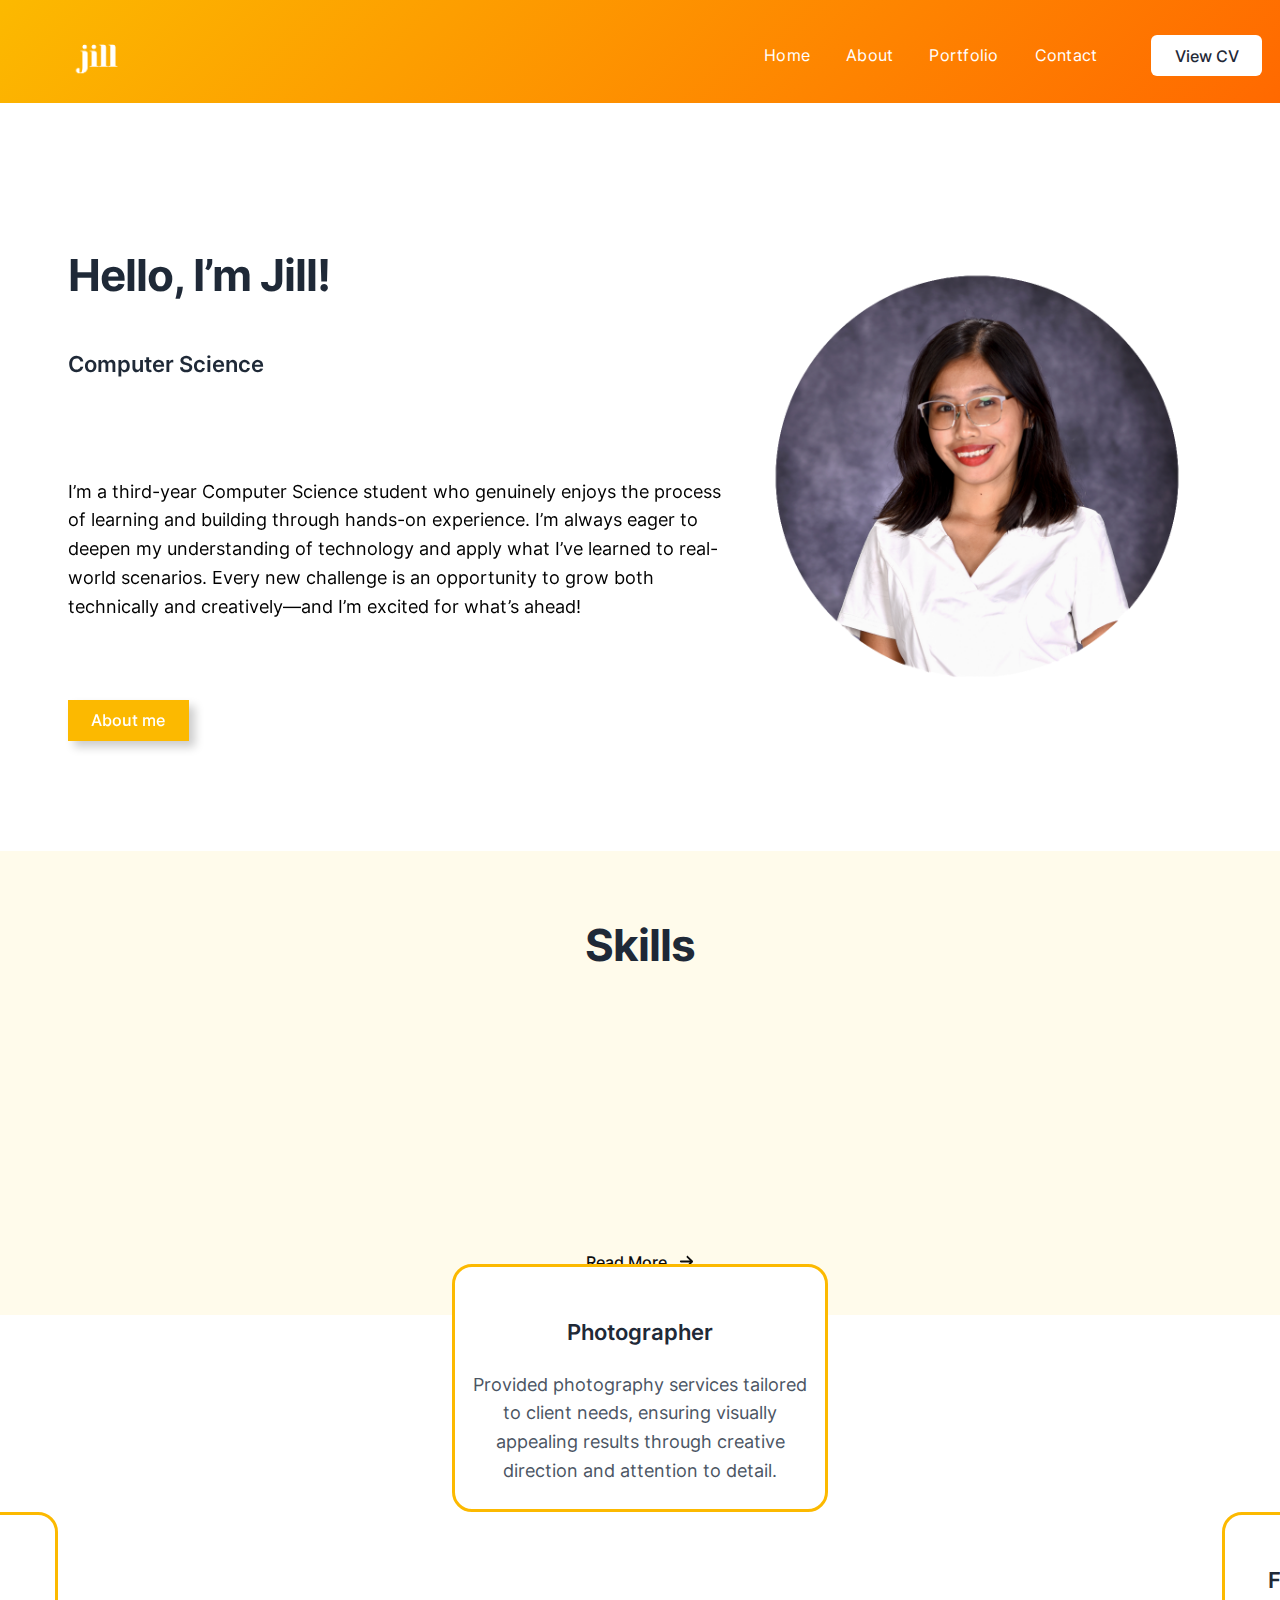
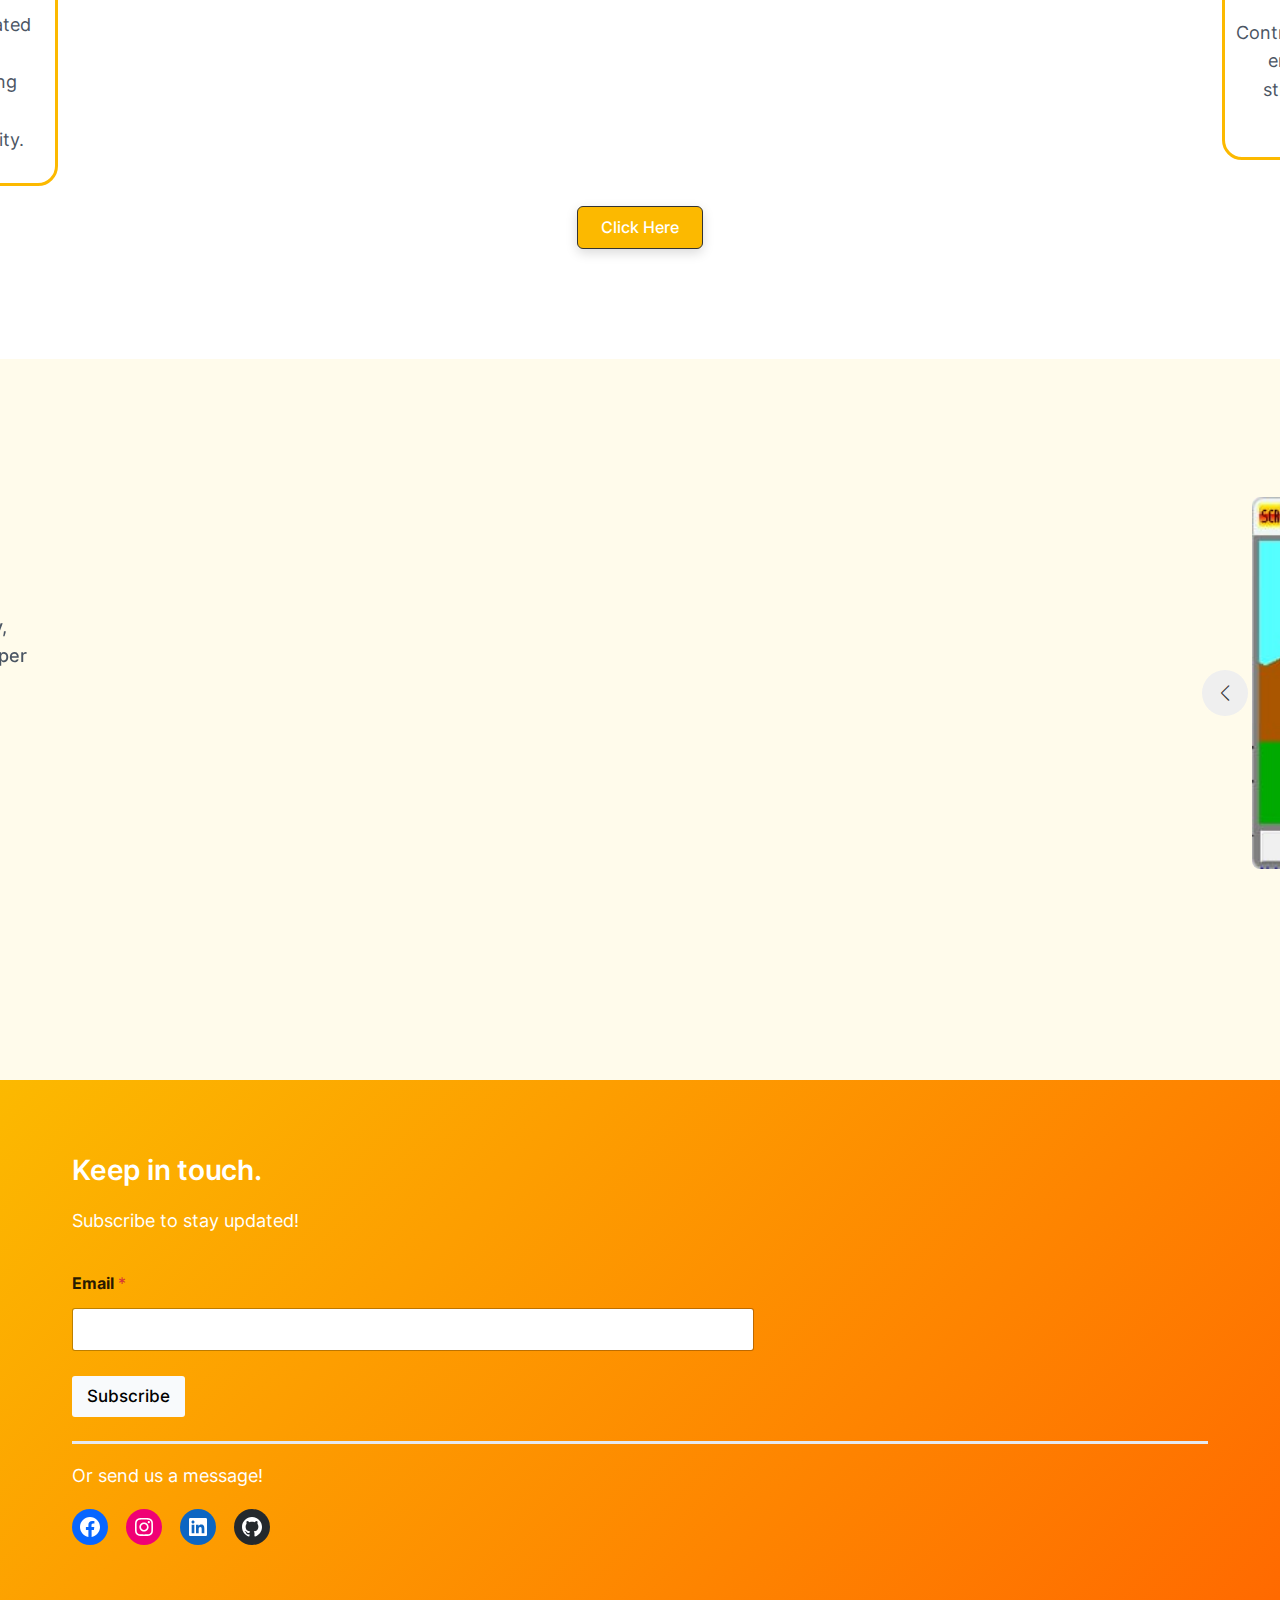
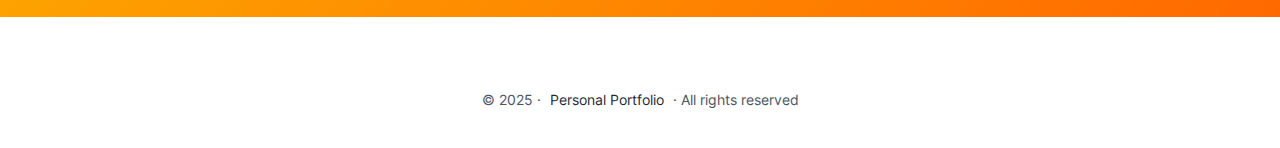
<file: index.html>
<!DOCTYPE html>
<html lang="en-US">
<head>
	<meta charset="UTF-8">
	<meta name="viewport" content="width=device-width, initial-scale=1">
<meta name="robots" content="max-image-preview:large">
	<style>img:is([sizes="auto" i], [sizes^="auto," i]) { contain-intrinsic-size: 3000px 1500px }</style>
	<title>Personal Portfolio</title>
<link rel="alternate" type="application/rss+xml" title="Personal Portfolio &raquo; Feed" href="./feed/index.html">
<link rel="alternate" type="application/rss+xml" title="Personal Portfolio &raquo; Comments Feed" href="./comments/feed/index.html">
<script>
window._wpemojiSettings = {"baseUrl":"https:\/\/s.w.org\/images\/core\/emoji\/16.0.1\/72x72\/","ext":".png","svgUrl":"https:\/\/s.w.org\/images\/core\/emoji\/16.0.1\/svg\/","svgExt":".svg","source":{"concatemoji":"\/\/wp-includes\/js\/wp-emoji-release.min.js?ver=6.8.2"}};
/*! This file is auto-generated */
!function(s,n){var o,i,e;function c(e){try{var t={supportTests:e,timestamp:(new Date).valueOf()};sessionStorage.setItem(o,JSON.stringify(t))}catch(e){}}function p(e,t,n){e.clearRect(0,0,e.canvas.width,e.canvas.height),e.fillText(t,0,0);var t=new Uint32Array(e.getImageData(0,0,e.canvas.width,e.canvas.height).data),a=(e.clearRect(0,0,e.canvas.width,e.canvas.height),e.fillText(n,0,0),new Uint32Array(e.getImageData(0,0,e.canvas.width,e.canvas.height).data));return t.every(function(e,t){return e===a[t]})}function u(e,t){e.clearRect(0,0,e.canvas.width,e.canvas.height),e.fillText(t,0,0);for(var n=e.getImageData(16,16,1,1),a=0;a<n.data.length;a++)if(0!==n.data[a])return!1;return!0}function f(e,t,n,a){switch(t){case"flag":return n(e,"\ud83c\udff3\ufe0f\u200d\u26a7\ufe0f","\ud83c\udff3\ufe0f\u200b\u26a7\ufe0f")?!1:!n(e,"\ud83c\udde8\ud83c\uddf6","\ud83c\udde8\u200b\ud83c\uddf6")&&!n(e,"\ud83c\udff4\udb40\udc67\udb40\udc62\udb40\udc65\udb40\udc6e\udb40\udc67\udb40\udc7f","\ud83c\udff4\u200b\udb40\udc67\u200b\udb40\udc62\u200b\udb40\udc65\u200b\udb40\udc6e\u200b\udb40\udc67\u200b\udb40\udc7f");case"emoji":return!a(e,"\ud83e\udedf")}return!1}function g(e,t,n,a){var r="undefined"!=typeof WorkerGlobalScope&&self instanceof WorkerGlobalScope?new OffscreenCanvas(300,150):s.createElement("canvas"),o=r.getContext("2d",{willReadFrequently:!0}),i=(o.textBaseline="top",o.font="600 32px Arial",{});return e.forEach(function(e){i[e]=t(o,e,n,a)}),i}function t(e){var t=s.createElement("script");t.src=e,t.defer=!0,s.head.appendChild(t)}"undefined"!=typeof Promise&&(o="wpEmojiSettingsSupports",i=["flag","emoji"],n.supports={everything:!0,everythingExceptFlag:!0},e=new Promise(function(e){s.addEventListener("DOMContentLoaded",e,{once:!0})}),new Promise(function(t){var n=function(){try{var e=JSON.parse(sessionStorage.getItem(o));if("object"==typeof e&&"number"==typeof e.timestamp&&(new Date).valueOf()<e.timestamp+604800&&"object"==typeof e.supportTests)return e.supportTests}catch(e){}return null}();if(!n){if("undefined"!=typeof Worker&&"undefined"!=typeof OffscreenCanvas&&"undefined"!=typeof URL&&URL.createObjectURL&&"undefined"!=typeof Blob)try{var e="postMessage("+g.toString()+"("+[JSON.stringify(i),f.toString(),p.toString(),u.toString()].join(",")+"));",a=new Blob([e],{type:"text/javascript"}),r=new Worker(URL.createObjectURL(a),{name:"wpTestEmojiSupports"});return void(r.onmessage=function(e){c(n=e.data),r.terminate(),t(n)})}catch(e){}c(n=g(i,f,p,u))}t(n)}).then(function(e){for(var t in e)n.supports[t]=e[t],n.supports.everything=n.supports.everything&&n.supports[t],"flag"!==t&&(n.supports.everythingExceptFlag=n.supports.everythingExceptFlag&&n.supports[t]);n.supports.everythingExceptFlag=n.supports.everythingExceptFlag&&!n.supports.flag,n.DOMReady=!1,n.readyCallback=function(){n.DOMReady=!0}}).then(function(){return e}).then(function(){var e;n.supports.everything||(n.readyCallback(),(e=n.source||{}).concatemoji?t(e.concatemoji):e.wpemoji&&e.twemoji&&(t(e.twemoji),t(e.wpemoji)))}))}((window,document),window._wpemojiSettings);
</script>
<style id="wp-block-site-logo-inline-css">
.wp-block-site-logo{box-sizing:border-box;line-height:0}.wp-block-site-logo a{display:inline-block;line-height:0}.wp-block-site-logo.is-default-size img{height:auto;width:120px}.wp-block-site-logo img{height:auto;max-width:100%}.wp-block-site-logo a,.wp-block-site-logo img{border-radius:inherit}.wp-block-site-logo.aligncenter{margin-left:auto;margin-right:auto;text-align:center}:root :where(.wp-block-site-logo.is-style-rounded){border-radius:9999px}
</style>
<style id="wp-block-navigation-link-inline-css">
.wp-block-navigation .wp-block-navigation-item__label{overflow-wrap:break-word}.wp-block-navigation .wp-block-navigation-item__description{display:none}.link-ui-tools{border-top:1px solid #f0f0f0;padding:8px}.link-ui-block-inserter{padding-top:8px}.link-ui-block-inserter__back{margin-left:8px;text-transform:uppercase}
</style>
<link rel="stylesheet" id="wp-block-navigation-css" href="./wp-includes/blocks/navigation/style.min.css?ver=6.8.2" media="all">
<style id="wp-block-button-inline-css">
.wp-block-button__link{align-content:center;box-sizing:border-box;cursor:pointer;display:inline-block;height:100%;text-align:center;word-break:break-word}.wp-block-button__link.aligncenter{text-align:center}.wp-block-button__link.alignright{text-align:right}:where(.wp-block-button__link){border-radius:9999px;box-shadow:none;padding:calc(.667em + 2px) calc(1.333em + 2px);text-decoration:none}.wp-block-button[style*=text-decoration] .wp-block-button__link{text-decoration:inherit}.wp-block-buttons>.wp-block-button.has-custom-width{max-width:none}.wp-block-buttons>.wp-block-button.has-custom-width .wp-block-button__link{width:100%}.wp-block-buttons>.wp-block-button.has-custom-font-size .wp-block-button__link{font-size:inherit}.wp-block-buttons>.wp-block-button.wp-block-button__width-25{width:calc(25% - var(--wp--style--block-gap, .5em)*.75)}.wp-block-buttons>.wp-block-button.wp-block-button__width-50{width:calc(50% - var(--wp--style--block-gap, .5em)*.5)}.wp-block-buttons>.wp-block-button.wp-block-button__width-75{width:calc(75% - var(--wp--style--block-gap, .5em)*.25)}.wp-block-buttons>.wp-block-button.wp-block-button__width-100{flex-basis:100%;width:100%}.wp-block-buttons.is-vertical>.wp-block-button.wp-block-button__width-25{width:25%}.wp-block-buttons.is-vertical>.wp-block-button.wp-block-button__width-50{width:50%}.wp-block-buttons.is-vertical>.wp-block-button.wp-block-button__width-75{width:75%}.wp-block-button.is-style-squared,.wp-block-button__link.wp-block-button.is-style-squared{border-radius:0}.wp-block-button.no-border-radius,.wp-block-button__link.no-border-radius{border-radius:0!important}:root :where(.wp-block-button .wp-block-button__link.is-style-outline),:root :where(.wp-block-button.is-style-outline>.wp-block-button__link){border:2px solid;padding:.667em 1.333em}:root :where(.wp-block-button .wp-block-button__link.is-style-outline:not(.has-text-color)),:root :where(.wp-block-button.is-style-outline>.wp-block-button__link:not(.has-text-color)){color:currentColor}:root :where(.wp-block-button .wp-block-button__link.is-style-outline:not(.has-background)),:root :where(.wp-block-button.is-style-outline>.wp-block-button__link:not(.has-background)){background-color:initial;background-image:none}

			div.is-style-swt-button-secondary .wp-element-button {
                color: var(--wp--preset--color--body);
				background: var(--wp--preset--color--surface);
			}

            div.is-style-swt-button-secondary .wp-element-button:hover {
                color: var(--wp--preset--color--body);
				background: var(--wp--preset--color--surface);
			}
		

			div.is-style-swt-button-inverse .wp-element-button {
                color: #1F2937;
				background: #fff;
			}

            div.is-style-swt-button-inverse .wp-element-button:hover {
                color: #1F2937;
				background: #fff;
			}
		
</style>
<style id="wp-block-buttons-inline-css">
.wp-block-buttons{box-sizing:border-box}.wp-block-buttons.is-vertical{flex-direction:column}.wp-block-buttons.is-vertical>.wp-block-button:last-child{margin-bottom:0}.wp-block-buttons>.wp-block-button{display:inline-block;margin:0}.wp-block-buttons.is-content-justification-left{justify-content:flex-start}.wp-block-buttons.is-content-justification-left.is-vertical{align-items:flex-start}.wp-block-buttons.is-content-justification-center{justify-content:center}.wp-block-buttons.is-content-justification-center.is-vertical{align-items:center}.wp-block-buttons.is-content-justification-right{justify-content:flex-end}.wp-block-buttons.is-content-justification-right.is-vertical{align-items:flex-end}.wp-block-buttons.is-content-justification-space-between{justify-content:space-between}.wp-block-buttons.aligncenter{text-align:center}.wp-block-buttons:not(.is-content-justification-space-between,.is-content-justification-right,.is-content-justification-left,.is-content-justification-center) .wp-block-button.aligncenter{margin-left:auto;margin-right:auto;width:100%}.wp-block-buttons[style*=text-decoration] .wp-block-button,.wp-block-buttons[style*=text-decoration] .wp-block-button__link{text-decoration:inherit}.wp-block-buttons.has-custom-font-size .wp-block-button__link{font-size:inherit}.wp-block-buttons .wp-block-button__link{width:100%}.wp-block-button.aligncenter{text-align:center}
</style>
<style id="wp-block-group-inline-css">
.wp-block-group{box-sizing:border-box}:where(.wp-block-group.wp-block-group-is-layout-constrained){position:relative}
</style>
<style id="wp-block-group-theme-inline-css">
:where(.wp-block-group.has-background){padding:1.25em 2.375em}
</style>
<style id="wp-block-heading-inline-css">
h1.has-background,h2.has-background,h3.has-background,h4.has-background,h5.has-background,h6.has-background{padding:1.25em 2.375em}h1.has-text-align-left[style*=writing-mode]:where([style*=vertical-lr]),h1.has-text-align-right[style*=writing-mode]:where([style*=vertical-rl]),h2.has-text-align-left[style*=writing-mode]:where([style*=vertical-lr]),h2.has-text-align-right[style*=writing-mode]:where([style*=vertical-rl]),h3.has-text-align-left[style*=writing-mode]:where([style*=vertical-lr]),h3.has-text-align-right[style*=writing-mode]:where([style*=vertical-rl]),h4.has-text-align-left[style*=writing-mode]:where([style*=vertical-lr]),h4.has-text-align-right[style*=writing-mode]:where([style*=vertical-rl]),h5.has-text-align-left[style*=writing-mode]:where([style*=vertical-lr]),h5.has-text-align-right[style*=writing-mode]:where([style*=vertical-rl]),h6.has-text-align-left[style*=writing-mode]:where([style*=vertical-lr]),h6.has-text-align-right[style*=writing-mode]:where([style*=vertical-rl]){rotate:180deg}
</style>
<style id="wp-block-paragraph-inline-css">
.is-small-text{font-size:.875em}.is-regular-text{font-size:1em}.is-large-text{font-size:2.25em}.is-larger-text{font-size:3em}.has-drop-cap:not(:focus):first-letter{float:left;font-size:8.4em;font-style:normal;font-weight:100;line-height:.68;margin:.05em .1em 0 0;text-transform:uppercase}body.rtl .has-drop-cap:not(:focus):first-letter{float:none;margin-left:.1em}p.has-drop-cap.has-background{overflow:hidden}:root :where(p.has-background){padding:1.25em 2.375em}:where(p.has-text-color:not(.has-link-color)) a{color:inherit}p.has-text-align-left[style*="writing-mode:vertical-lr"],p.has-text-align-right[style*="writing-mode:vertical-rl"]{rotate:180deg}
</style>
<style id="wp-block-image-inline-css">
.wp-block-image>a,.wp-block-image>figure>a{display:inline-block}.wp-block-image img{box-sizing:border-box;height:auto;max-width:100%;vertical-align:bottom}@media not (prefers-reduced-motion){.wp-block-image img.hide{visibility:hidden}.wp-block-image img.show{animation:show-content-image .4s}}.wp-block-image[style*=border-radius] img,.wp-block-image[style*=border-radius]>a{border-radius:inherit}.wp-block-image.has-custom-border img{box-sizing:border-box}.wp-block-image.aligncenter{text-align:center}.wp-block-image.alignfull>a,.wp-block-image.alignwide>a{width:100%}.wp-block-image.alignfull img,.wp-block-image.alignwide img{height:auto;width:100%}.wp-block-image .aligncenter,.wp-block-image .alignleft,.wp-block-image .alignright,.wp-block-image.aligncenter,.wp-block-image.alignleft,.wp-block-image.alignright{display:table}.wp-block-image .aligncenter>figcaption,.wp-block-image .alignleft>figcaption,.wp-block-image .alignright>figcaption,.wp-block-image.aligncenter>figcaption,.wp-block-image.alignleft>figcaption,.wp-block-image.alignright>figcaption{caption-side:bottom;display:table-caption}.wp-block-image .alignleft{float:left;margin:.5em 1em .5em 0}.wp-block-image .alignright{float:right;margin:.5em 0 .5em 1em}.wp-block-image .aligncenter{margin-left:auto;margin-right:auto}.wp-block-image :where(figcaption){margin-bottom:1em;margin-top:.5em}.wp-block-image.is-style-circle-mask img{border-radius:9999px}@supports ((-webkit-mask-image:none) or (mask-image:none)) or (-webkit-mask-image:none){.wp-block-image.is-style-circle-mask img{border-radius:0;-webkit-mask-image:url('data:image/svg+xml;utf8,<svg viewBox="0 0 100 100" xmlns="http://www.w3.org/2000/svg"><circle cx="50" cy="50" r="50"/>');mask-image:url('data:image/svg+xml;utf8,<svg viewBox="0 0 100 100" xmlns="http://www.w3.org/2000/svg"><circle cx="50" cy="50" r="50"/>');mask-mode:alpha;-webkit-mask-position:center;mask-position:center;-webkit-mask-repeat:no-repeat;mask-repeat:no-repeat;-webkit-mask-size:contain;mask-size:contain}}:root :where(.wp-block-image.is-style-rounded img,.wp-block-image .is-style-rounded img){border-radius:9999px}.wp-block-image figure{margin:0}.wp-lightbox-container{display:flex;flex-direction:column;position:relative}.wp-lightbox-container img{cursor:zoom-in}.wp-lightbox-container img:hover+button{opacity:1}.wp-lightbox-container button{align-items:center;-webkit-backdrop-filter:blur(16px) saturate(180%);backdrop-filter:blur(16px) saturate(180%);background-color:#5a5a5a40;border:none;border-radius:4px;cursor:zoom-in;display:flex;height:20px;justify-content:center;opacity:0;padding:0;position:absolute;right:16px;text-align:center;top:16px;width:20px;z-index:100}@media not (prefers-reduced-motion){.wp-lightbox-container button{transition:opacity .2s ease}}.wp-lightbox-container button:focus-visible{outline:3px auto #5a5a5a40;outline:3px auto -webkit-focus-ring-color;outline-offset:3px}.wp-lightbox-container button:hover{cursor:pointer;opacity:1}.wp-lightbox-container button:focus{opacity:1}.wp-lightbox-container button:focus,.wp-lightbox-container button:hover,.wp-lightbox-container button:not(:hover):not(:active):not(.has-background){background-color:#5a5a5a40;border:none}.wp-lightbox-overlay{box-sizing:border-box;cursor:zoom-out;height:100vh;left:0;overflow:hidden;position:fixed;top:0;visibility:hidden;width:100%;z-index:100000}.wp-lightbox-overlay .close-button{align-items:center;cursor:pointer;display:flex;justify-content:center;min-height:40px;min-width:40px;padding:0;position:absolute;right:calc(env(safe-area-inset-right) + 16px);top:calc(env(safe-area-inset-top) + 16px);z-index:5000000}.wp-lightbox-overlay .close-button:focus,.wp-lightbox-overlay .close-button:hover,.wp-lightbox-overlay .close-button:not(:hover):not(:active):not(.has-background){background:none;border:none}.wp-lightbox-overlay .lightbox-image-container{height:var(--wp--lightbox-container-height);left:50%;overflow:hidden;position:absolute;top:50%;transform:translate(-50%,-50%);transform-origin:top left;width:var(--wp--lightbox-container-width);z-index:9999999999}.wp-lightbox-overlay .wp-block-image{align-items:center;box-sizing:border-box;display:flex;height:100%;justify-content:center;margin:0;position:relative;transform-origin:0 0;width:100%;z-index:3000000}.wp-lightbox-overlay .wp-block-image img{height:var(--wp--lightbox-image-height);min-height:var(--wp--lightbox-image-height);min-width:var(--wp--lightbox-image-width);width:var(--wp--lightbox-image-width)}.wp-lightbox-overlay .wp-block-image figcaption{display:none}.wp-lightbox-overlay button{background:none;border:none}.wp-lightbox-overlay .scrim{background-color:#fff;height:100%;opacity:.9;position:absolute;width:100%;z-index:2000000}.wp-lightbox-overlay.active{visibility:visible}@media not (prefers-reduced-motion){.wp-lightbox-overlay.active{animation:turn-on-visibility .25s both}.wp-lightbox-overlay.active img{animation:turn-on-visibility .35s both}.wp-lightbox-overlay.show-closing-animation:not(.active){animation:turn-off-visibility .35s both}.wp-lightbox-overlay.show-closing-animation:not(.active) img{animation:turn-off-visibility .25s both}.wp-lightbox-overlay.zoom.active{animation:none;opacity:1;visibility:visible}.wp-lightbox-overlay.zoom.active .lightbox-image-container{animation:lightbox-zoom-in .4s}.wp-lightbox-overlay.zoom.active .lightbox-image-container img{animation:none}.wp-lightbox-overlay.zoom.active .scrim{animation:turn-on-visibility .4s forwards}.wp-lightbox-overlay.zoom.show-closing-animation:not(.active){animation:none}.wp-lightbox-overlay.zoom.show-closing-animation:not(.active) .lightbox-image-container{animation:lightbox-zoom-out .4s}.wp-lightbox-overlay.zoom.show-closing-animation:not(.active) .lightbox-image-container img{animation:none}.wp-lightbox-overlay.zoom.show-closing-animation:not(.active) .scrim{animation:turn-off-visibility .4s forwards}}@keyframes show-content-image{0%{visibility:hidden}99%{visibility:hidden}to{visibility:visible}}@keyframes turn-on-visibility{0%{opacity:0}to{opacity:1}}@keyframes turn-off-visibility{0%{opacity:1;visibility:visible}99%{opacity:0;visibility:visible}to{opacity:0;visibility:hidden}}@keyframes lightbox-zoom-in{0%{transform:translate(calc((-100vw + var(--wp--lightbox-scrollbar-width))/2 + var(--wp--lightbox-initial-left-position)),calc(-50vh + var(--wp--lightbox-initial-top-position))) scale(var(--wp--lightbox-scale))}to{transform:translate(-50%,-50%) scale(1)}}@keyframes lightbox-zoom-out{0%{transform:translate(-50%,-50%) scale(1);visibility:visible}99%{visibility:visible}to{transform:translate(calc((-100vw + var(--wp--lightbox-scrollbar-width))/2 + var(--wp--lightbox-initial-left-position)),calc(-50vh + var(--wp--lightbox-initial-top-position))) scale(var(--wp--lightbox-scale));visibility:hidden}}
</style>
<style id="wp-block-image-theme-inline-css">
:root :where(.wp-block-image figcaption){color:#555;font-size:13px;text-align:center}.is-dark-theme :root :where(.wp-block-image figcaption){color:#ffffffa6}.wp-block-image{margin:0 0 1em}
</style>
<style id="wp-block-columns-inline-css">
.wp-block-columns{align-items:normal!important;box-sizing:border-box;display:flex;flex-wrap:wrap!important}@media (min-width:782px){.wp-block-columns{flex-wrap:nowrap!important}}.wp-block-columns.are-vertically-aligned-top{align-items:flex-start}.wp-block-columns.are-vertically-aligned-center{align-items:center}.wp-block-columns.are-vertically-aligned-bottom{align-items:flex-end}@media (max-width:781px){.wp-block-columns:not(.is-not-stacked-on-mobile)>.wp-block-column{flex-basis:100%!important}}@media (min-width:782px){.wp-block-columns:not(.is-not-stacked-on-mobile)>.wp-block-column{flex-basis:0;flex-grow:1}.wp-block-columns:not(.is-not-stacked-on-mobile)>.wp-block-column[style*=flex-basis]{flex-grow:0}}.wp-block-columns.is-not-stacked-on-mobile{flex-wrap:nowrap!important}.wp-block-columns.is-not-stacked-on-mobile>.wp-block-column{flex-basis:0;flex-grow:1}.wp-block-columns.is-not-stacked-on-mobile>.wp-block-column[style*=flex-basis]{flex-grow:0}:where(.wp-block-columns){margin-bottom:1.75em}:where(.wp-block-columns.has-background){padding:1.25em 2.375em}.wp-block-column{flex-grow:1;min-width:0;overflow-wrap:break-word;word-break:break-word}.wp-block-column.is-vertically-aligned-top{align-self:flex-start}.wp-block-column.is-vertically-aligned-center{align-self:center}.wp-block-column.is-vertically-aligned-bottom{align-self:flex-end}.wp-block-column.is-vertically-aligned-stretch{align-self:stretch}.wp-block-column.is-vertically-aligned-bottom,.wp-block-column.is-vertically-aligned-center,.wp-block-column.is-vertically-aligned-top{width:100%}
</style>
<style id="wp-block-separator-inline-css">
@charset "UTF-8";.wp-block-separator{border:none;border-top:2px solid}:root :where(.wp-block-separator.is-style-dots){height:auto;line-height:1;text-align:center}:root :where(.wp-block-separator.is-style-dots):before{color:currentColor;content:"&middot;&middot;&middot;";font-family:serif;font-size:1.5em;letter-spacing:2em;padding-left:2em}.wp-block-separator.is-style-dots{background:none!important;border:none!important}

        .is-style-swt-separator-wide-thin-line.wp-block-separator:not(.is-style-wide):not(.is-style-dots){
                max-width: var(--wp--style--global--content-size);
                width: 100%;
                border-width: 1px;
			}
		
</style>
<style id="wp-block-separator-theme-inline-css">
.wp-block-separator.has-css-opacity{opacity:.4}.wp-block-separator{border:none;border-bottom:2px solid;margin-left:auto;margin-right:auto}.wp-block-separator.has-alpha-channel-opacity{opacity:1}.wp-block-separator:not(.is-style-wide):not(.is-style-dots){width:100px}.wp-block-separator.has-background:not(.is-style-dots){border-bottom:none;height:1px}.wp-block-separator.has-background:not(.is-style-wide):not(.is-style-dots){height:2px}
</style>
<link rel="stylesheet" id="wp-block-social-links-css" href="./wp-includes/blocks/social-links/style.min.css?ver=6.8.2" media="all">
<style id="wp-block-site-title-inline-css">
.wp-block-site-title{box-sizing:border-box}.wp-block-site-title :where(a){color:inherit;font-family:inherit;font-size:inherit;font-style:inherit;font-weight:inherit;letter-spacing:inherit;line-height:inherit;text-decoration:inherit}
</style>
<style id="wp-block-template-part-theme-inline-css">
:root :where(.wp-block-template-part.has-background){margin-bottom:0;margin-top:0;padding:1.25em 2.375em}
</style>
<style id="wp-block-library-inline-css">
:root{--wp-admin-theme-color:#007cba;--wp-admin-theme-color--rgb:0,124,186;--wp-admin-theme-color-darker-10:#006ba1;--wp-admin-theme-color-darker-10--rgb:0,107,161;--wp-admin-theme-color-darker-20:#005a87;--wp-admin-theme-color-darker-20--rgb:0,90,135;--wp-admin-border-width-focus:2px;--wp-block-synced-color:#7a00df;--wp-block-synced-color--rgb:122,0,223;--wp-bound-block-color:var(--wp-block-synced-color)}@media (min-resolution:192dpi){:root{--wp-admin-border-width-focus:1.5px}}.wp-element-button{cursor:pointer}:root{--wp--preset--font-size--normal:16px;--wp--preset--font-size--huge:42px}:root .has-very-light-gray-background-color{background-color:#eee}:root .has-very-dark-gray-background-color{background-color:#313131}:root .has-very-light-gray-color{color:#eee}:root .has-very-dark-gray-color{color:#313131}:root .has-vivid-green-cyan-to-vivid-cyan-blue-gradient-background{background:linear-gradient(135deg,#00d084,#0693e3)}:root .has-purple-crush-gradient-background{background:linear-gradient(135deg,#34e2e4,#4721fb 50%,#ab1dfe)}:root .has-hazy-dawn-gradient-background{background:linear-gradient(135deg,#faaca8,#dad0ec)}:root .has-subdued-olive-gradient-background{background:linear-gradient(135deg,#fafae1,#67a671)}:root .has-atomic-cream-gradient-background{background:linear-gradient(135deg,#fdd79a,#004a59)}:root .has-nightshade-gradient-background{background:linear-gradient(135deg,#330968,#31cdcf)}:root .has-midnight-gradient-background{background:linear-gradient(135deg,#020381,#2874fc)}.has-regular-font-size{font-size:1em}.has-larger-font-size{font-size:2.625em}.has-normal-font-size{font-size:var(--wp--preset--font-size--normal)}.has-huge-font-size{font-size:var(--wp--preset--font-size--huge)}.has-text-align-center{text-align:center}.has-text-align-left{text-align:left}.has-text-align-right{text-align:right}#end-resizable-editor-section{display:none}.aligncenter{clear:both}.items-justified-left{justify-content:flex-start}.items-justified-center{justify-content:center}.items-justified-right{justify-content:flex-end}.items-justified-space-between{justify-content:space-between}.screen-reader-text{border:0;clip-path:inset(50%);height:1px;margin:-1px;overflow:hidden;padding:0;position:absolute;width:1px;word-wrap:normal!important}.screen-reader-text:focus{background-color:#ddd;clip-path:none;color:#444;display:block;font-size:1em;height:auto;left:5px;line-height:normal;padding:15px 23px 14px;text-decoration:none;top:5px;width:auto;z-index:100000}html :where(.has-border-color){border-style:solid}html :where([style*=border-top-color]){border-top-style:solid}html :where([style*=border-right-color]){border-right-style:solid}html :where([style*=border-bottom-color]){border-bottom-style:solid}html :where([style*=border-left-color]){border-left-style:solid}html :where([style*=border-width]){border-style:solid}html :where([style*=border-top-width]){border-top-style:solid}html :where([style*=border-right-width]){border-right-style:solid}html :where([style*=border-bottom-width]){border-bottom-style:solid}html :where([style*=border-left-width]){border-left-style:solid}html :where(img[class*=wp-image-]){height:auto;max-width:100%}:where(figure){margin:0 0 1em}html :where(.is-position-sticky){--wp-admin--admin-bar--position-offset:var(--wp-admin--admin-bar--height,0px)}@media screen and (max-width:600px){html :where(.is-position-sticky){--wp-admin--admin-bar--position-offset:0px}}
</style>
<style id="global-styles-inline-css">
:root{--wp--preset--aspect-ratio--square: 1;--wp--preset--aspect-ratio--4-3: 4/3;--wp--preset--aspect-ratio--3-4: 3/4;--wp--preset--aspect-ratio--3-2: 3/2;--wp--preset--aspect-ratio--2-3: 2/3;--wp--preset--aspect-ratio--16-9: 16/9;--wp--preset--aspect-ratio--9-16: 9/16;--wp--preset--color--black: #000000;--wp--preset--color--cyan-bluish-gray: #abb8c3;--wp--preset--color--white: #ffffff;--wp--preset--color--pale-pink: #f78da7;--wp--preset--color--vivid-red: #cf2e2e;--wp--preset--color--luminous-vivid-orange: #ff6900;--wp--preset--color--luminous-vivid-amber: #fcb900;--wp--preset--color--light-green-cyan: #7bdcb5;--wp--preset--color--vivid-green-cyan: #00d084;--wp--preset--color--pale-cyan-blue: #8ed1fc;--wp--preset--color--vivid-cyan-blue: #0693e3;--wp--preset--color--vivid-purple: #9b51e0;--wp--preset--color--primary: #fcb900;--wp--preset--color--secondary: #7345F7;--wp--preset--color--heading: #1F2937;--wp--preset--color--body: #4B5563;--wp--preset--color--background: #FFFFFF;--wp--preset--color--tertiary: #F6EBFE;--wp--preset--color--quaternary: #FFFBEB;--wp--preset--color--surface: #F8FAFC;--wp--preset--color--foreground: #6431F7;--wp--preset--color--outline: #E6E9EF;--wp--preset--color--neutral: #6E7787;--wp--preset--color--transparent: transparent;--wp--preset--color--current-color: currentColor;--wp--preset--color--inherit: inherit;--wp--preset--color--custom-luminous-vivid-amber: #fcb900;--wp--preset--gradient--vivid-cyan-blue-to-vivid-purple: linear-gradient(135deg,rgba(6,147,227,1) 0%,rgb(155,81,224) 100%);--wp--preset--gradient--light-green-cyan-to-vivid-green-cyan: linear-gradient(135deg,rgb(122,220,180) 0%,rgb(0,208,130) 100%);--wp--preset--gradient--luminous-vivid-amber-to-luminous-vivid-orange: linear-gradient(135deg,rgba(252,185,0,1) 0%,rgba(255,105,0,1) 100%);--wp--preset--gradient--luminous-vivid-orange-to-vivid-red: linear-gradient(135deg,rgba(255,105,0,1) 0%,rgb(207,46,46) 100%);--wp--preset--gradient--very-light-gray-to-cyan-bluish-gray: linear-gradient(135deg,rgb(238,238,238) 0%,rgb(169,184,195) 100%);--wp--preset--gradient--cool-to-warm-spectrum: linear-gradient(135deg,rgb(74,234,220) 0%,rgb(151,120,209) 20%,rgb(207,42,186) 40%,rgb(238,44,130) 60%,rgb(251,105,98) 80%,rgb(254,248,76) 100%);--wp--preset--gradient--blush-light-purple: linear-gradient(135deg,rgb(255,206,236) 0%,rgb(152,150,240) 100%);--wp--preset--gradient--blush-bordeaux: linear-gradient(135deg,rgb(254,205,165) 0%,rgb(254,45,45) 50%,rgb(107,0,62) 100%);--wp--preset--gradient--luminous-dusk: linear-gradient(135deg,rgb(255,203,112) 0%,rgb(199,81,192) 50%,rgb(65,88,208) 100%);--wp--preset--gradient--pale-ocean: linear-gradient(135deg,rgb(255,245,203) 0%,rgb(182,227,212) 50%,rgb(51,167,181) 100%);--wp--preset--gradient--electric-grass: linear-gradient(135deg,rgb(202,248,128) 0%,rgb(113,206,126) 100%);--wp--preset--gradient--midnight: linear-gradient(135deg,rgb(2,3,129) 0%,rgb(40,116,252) 100%);--wp--preset--gradient--primary: linear-gradient(286.83deg, #931CF0 -1.55%, #4F2CDD 100%);;--wp--preset--font-size--small: clamp(14px, 1.6vw, 16px);--wp--preset--font-size--medium: clamp(16px, 1.8vw, 18px);--wp--preset--font-size--large: clamp(20px, 2.2vw, 22px);--wp--preset--font-size--x-large: clamp(24px, 3vw, 28px);--wp--preset--font-size--x-small: clamp(12px, 1.5vw, 14px);--wp--preset--font-size--xx-large: clamp(28px, 3.6vw, 36px);--wp--preset--font-size--xxx-large: clamp(32px, 3.6vw, 44px);--wp--preset--font-size--xxxx-large: clamp(40px, 6.6vw, 56px);--wp--preset--font-family--inter: "Inter", sans-serif;--wp--preset--spacing--20: 0.44rem;--wp--preset--spacing--30: 0.67rem;--wp--preset--spacing--40: 1rem;--wp--preset--spacing--50: 1.5rem;--wp--preset--spacing--60: 2.25rem;--wp--preset--spacing--70: 3.38rem;--wp--preset--spacing--80: 5.06rem;--wp--preset--spacing--xxx-small: calc(var(--wp--preset--font-size--medium,1rem)/4);--wp--preset--spacing--xx-small: calc(var(--wp--preset--font-size--medium,1rem)/2);--wp--preset--spacing--x-small: calc(var(--wp--preset--font-size--medium,1rem));--wp--preset--spacing--small: calc(var(--wp--preset--font-size--medium,1rem)*1.5);--wp--preset--spacing--medium: calc(var(--wp--preset--font-size--medium,1rem)*2);--wp--preset--spacing--large: calc(var(--wp--preset--font-size--medium,1rem)*3);--wp--preset--spacing--x-large: calc(var(--wp--preset--font-size--medium,1rem)*4);--wp--preset--spacing--xx-large: calc(var(--wp--preset--font-size--medium,1rem)*6);--wp--preset--shadow--natural: 6px 6px 9px rgba(0, 0, 0, 0.2);--wp--preset--shadow--deep: 12px 12px 50px rgba(0, 0, 0, 0.4);--wp--preset--shadow--sharp: 6px 6px 0px rgba(0, 0, 0, 0.2);--wp--preset--shadow--outlined: 6px 6px 0px -3px rgba(255, 255, 255, 1), 6px 6px rgba(0, 0, 0, 1);--wp--preset--shadow--crisp: 6px 6px 0px rgba(0, 0, 0, 1);--wp--custom--font-weight--black: 900;--wp--custom--font-weight--extra-bold: 800;--wp--custom--font-weight--bold: 700;--wp--custom--font-weight--semi-bold: 600;--wp--custom--font-weight--medium: 500;--wp--custom--font-weight--regular: 400;--wp--custom--font-weight--light: 300;--wp--custom--font-weight--extra-light: 200;--wp--custom--font-weight--thin: 100;--wp--custom--line-height--initial: 1;--wp--custom--line-height--xx-small: 1.2;--wp--custom--line-height--x-small: 1.3;--wp--custom--line-height--small: 1.4;--wp--custom--line-height--medium: 1.45;--wp--custom--line-height--large: 1.6;--wp--custom--border-radius--xx-small: 4px;--wp--custom--border-radius--x-small: 6px;--wp--custom--border-radius--small: 8px;--wp--custom--border-radius--medium: 12px;--wp--custom--border-radius--large: 16px;--wp--custom--border-radius--x-large: 20px;--wp--custom--border-radius--xx-large: 24px;--wp--custom--border-radius--full: 999px;--wp--custom--font-family--body: var(--wp--preset--font-family--inter);}:root { --wp--style--global--content-size: 764px;--wp--style--global--wide-size: 1164px; }:where(body) { margin: 0; }.wp-site-blocks { padding-top: var(--wp--style--root--padding-top); padding-bottom: var(--wp--style--root--padding-bottom); }.has-global-padding { padding-right: var(--wp--style--root--padding-right); padding-left: var(--wp--style--root--padding-left); }.has-global-padding > .alignfull { margin-right: calc(var(--wp--style--root--padding-right) * -1); margin-left: calc(var(--wp--style--root--padding-left) * -1); }.has-global-padding :where(:not(.alignfull.is-layout-flow) > .has-global-padding:not(.wp-block-block, .alignfull)) { padding-right: 0; padding-left: 0; }.has-global-padding :where(:not(.alignfull.is-layout-flow) > .has-global-padding:not(.wp-block-block, .alignfull)) > .alignfull { margin-left: 0; margin-right: 0; }.wp-site-blocks > .alignleft { float: left; margin-right: 2em; }.wp-site-blocks > .alignright { float: right; margin-left: 2em; }.wp-site-blocks > .aligncenter { justify-content: center; margin-left: auto; margin-right: auto; }:where(.wp-site-blocks) > * { margin-block-start: var(--wp--preset--spacing--x-small); margin-block-end: 0; }:where(.wp-site-blocks) > :first-child { margin-block-start: 0; }:where(.wp-site-blocks) > :last-child { margin-block-end: 0; }:root { --wp--style--block-gap: var(--wp--preset--spacing--x-small); }:root :where(.is-layout-flow) > :first-child{margin-block-start: 0;}:root :where(.is-layout-flow) > :last-child{margin-block-end: 0;}:root :where(.is-layout-flow) > *{margin-block-start: var(--wp--preset--spacing--x-small);margin-block-end: 0;}:root :where(.is-layout-constrained) > :first-child{margin-block-start: 0;}:root :where(.is-layout-constrained) > :last-child{margin-block-end: 0;}:root :where(.is-layout-constrained) > *{margin-block-start: var(--wp--preset--spacing--x-small);margin-block-end: 0;}:root :where(.is-layout-flex){gap: var(--wp--preset--spacing--x-small);}:root :where(.is-layout-grid){gap: var(--wp--preset--spacing--x-small);}.is-layout-flow > .alignleft{float: left;margin-inline-start: 0;margin-inline-end: 2em;}.is-layout-flow > .alignright{float: right;margin-inline-start: 2em;margin-inline-end: 0;}.is-layout-flow > .aligncenter{margin-left: auto !important;margin-right: auto !important;}.is-layout-constrained > .alignleft{float: left;margin-inline-start: 0;margin-inline-end: 2em;}.is-layout-constrained > .alignright{float: right;margin-inline-start: 2em;margin-inline-end: 0;}.is-layout-constrained > .aligncenter{margin-left: auto !important;margin-right: auto !important;}.is-layout-constrained > :where(:not(.alignleft):not(.alignright):not(.alignfull)){max-width: var(--wp--style--global--content-size);margin-left: auto !important;margin-right: auto !important;}.is-layout-constrained > .alignwide{max-width: var(--wp--style--global--wide-size);}body .is-layout-flex{display: flex;}.is-layout-flex{flex-wrap: wrap;align-items: center;}.is-layout-flex > :is(*, div){margin: 0;}body .is-layout-grid{display: grid;}.is-layout-grid > :is(*, div){margin: 0;}body{background-color: var(--wp--preset--color--background);color: var(--wp--preset--color--body);font-family: var(--wp--custom--font-family--body);font-size: var(--wp--preset--font-size--medium);font-weight: var(--wp--custom--font-weight--regular);line-height: var(--wp--custom--line-height--large);--wp--style--root--padding-top: 0px;--wp--style--root--padding-right: 0px;--wp--style--root--padding-bottom: 0px;--wp--style--root--padding-left: 0px;}a:where(:not(.wp-element-button)){color: var(--wp--preset--color--primary);text-decoration: none;}:root :where(a:where(:not(.wp-element-button)):hover){color: var(--wp--preset--color--secondary);}h1, h2, h3, h4, h5, h6{color: var(--wp--preset--color--heading);}h1{font-size: var(--wp--preset--font-size--xxxx-large);font-weight: var(--wp--custom--font-weight--medium);letter-spacing: -2px;line-height: var(--wp--custom--line-height--xx-small);margin-bottom: var(--wp--preset--spacing--small);}h2{font-size: var(--wp--preset--font-size--xxx-large);font-weight: var(--wp--custom--font-weight--medium);letter-spacing: -1px;line-height: var(--wp--custom--line-height--xx-small);margin-top: var(--wp--preset--spacing--medium);margin-bottom: var(--wp--preset--spacing--x-small);}h3{font-size: var(--wp--preset--font-size--xx-large);font-weight: var(--wp--custom--font-weight--medium);letter-spacing: -0.5px;line-height: var(--wp--custom--line-height--x-small);margin-top: var(--wp--preset--spacing--medium);margin-bottom: var(--wp--preset--spacing--x-small);}h4{font-size: var(--wp--preset--font-size--x-large);font-weight: var(--wp--custom--font-weight--semi-bold);letter-spacing: -0.25px;line-height: var(--wp--custom--line-height--x-small);margin-top: var(--wp--preset--spacing--small);margin-bottom: var(--wp--preset--spacing--xx-small);}h5{font-size: var(--wp--preset--font-size--large);font-weight: var(--wp--custom--font-weight--semi-bold);line-height: var(--wp--custom--line-height--medium);margin-top: var(--wp--preset--spacing--small);margin-bottom: var(--wp--preset--spacing--xx-small);}h6{font-size: var(--wp--preset--font-size--medium);font-weight: var(--wp--custom--font-weight--semi-bold);line-height: var(--wp--custom--line-height--medium);margin-top: var(--wp--preset--spacing--x-small);margin-bottom: var(--wp--preset--spacing--xx-small);}:root :where(.wp-element-button, .wp-block-button__link){background-color: var(--wp--preset--color--primary);border-radius: 0.375em;border-color: var(--wp--preset--color--primary);border-width: 0;color: var(--wp--preset--color--background);font-family: inherit;font-size: var(--wp--preset--font-size--small);font-weight: var(--wp--custom--font-weight--medium);line-height: var(--wp--custom--line-height--initial);padding: calc(0.667em + 2px) calc(1.333em + 2px);text-decoration: none;}:root :where(.wp-element-button:hover, .wp-block-button__link:hover){background-color: var(--wp--preset--color--secondary);}.has-black-color{color: var(--wp--preset--color--black) !important;}.has-cyan-bluish-gray-color{color: var(--wp--preset--color--cyan-bluish-gray) !important;}.has-white-color{color: var(--wp--preset--color--white) !important;}.has-pale-pink-color{color: var(--wp--preset--color--pale-pink) !important;}.has-vivid-red-color{color: var(--wp--preset--color--vivid-red) !important;}.has-luminous-vivid-orange-color{color: var(--wp--preset--color--luminous-vivid-orange) !important;}.has-luminous-vivid-amber-color{color: var(--wp--preset--color--luminous-vivid-amber) !important;}.has-light-green-cyan-color{color: var(--wp--preset--color--light-green-cyan) !important;}.has-vivid-green-cyan-color{color: var(--wp--preset--color--vivid-green-cyan) !important;}.has-pale-cyan-blue-color{color: var(--wp--preset--color--pale-cyan-blue) !important;}.has-vivid-cyan-blue-color{color: var(--wp--preset--color--vivid-cyan-blue) !important;}.has-vivid-purple-color{color: var(--wp--preset--color--vivid-purple) !important;}.has-primary-color{color: var(--wp--preset--color--primary) !important;}.has-secondary-color{color: var(--wp--preset--color--secondary) !important;}.has-heading-color{color: var(--wp--preset--color--heading) !important;}.has-body-color{color: var(--wp--preset--color--body) !important;}.has-background-color{color: var(--wp--preset--color--background) !important;}.has-tertiary-color{color: var(--wp--preset--color--tertiary) !important;}.has-quaternary-color{color: var(--wp--preset--color--quaternary) !important;}.has-surface-color{color: var(--wp--preset--color--surface) !important;}.has-foreground-color{color: var(--wp--preset--color--foreground) !important;}.has-outline-color{color: var(--wp--preset--color--outline) !important;}.has-neutral-color{color: var(--wp--preset--color--neutral) !important;}.has-transparent-color{color: var(--wp--preset--color--transparent) !important;}.has-current-color-color{color: var(--wp--preset--color--current-color) !important;}.has-inherit-color{color: var(--wp--preset--color--inherit) !important;}.has-custom-luminous-vivid-amber-color{color: var(--wp--preset--color--custom-luminous-vivid-amber) !important;}.has-black-background-color{background-color: var(--wp--preset--color--black) !important;}.has-cyan-bluish-gray-background-color{background-color: var(--wp--preset--color--cyan-bluish-gray) !important;}.has-white-background-color{background-color: var(--wp--preset--color--white) !important;}.has-pale-pink-background-color{background-color: var(--wp--preset--color--pale-pink) !important;}.has-vivid-red-background-color{background-color: var(--wp--preset--color--vivid-red) !important;}.has-luminous-vivid-orange-background-color{background-color: var(--wp--preset--color--luminous-vivid-orange) !important;}.has-luminous-vivid-amber-background-color{background-color: var(--wp--preset--color--luminous-vivid-amber) !important;}.has-light-green-cyan-background-color{background-color: var(--wp--preset--color--light-green-cyan) !important;}.has-vivid-green-cyan-background-color{background-color: var(--wp--preset--color--vivid-green-cyan) !important;}.has-pale-cyan-blue-background-color{background-color: var(--wp--preset--color--pale-cyan-blue) !important;}.has-vivid-cyan-blue-background-color{background-color: var(--wp--preset--color--vivid-cyan-blue) !important;}.has-vivid-purple-background-color{background-color: var(--wp--preset--color--vivid-purple) !important;}.has-primary-background-color{background-color: var(--wp--preset--color--primary) !important;}.has-secondary-background-color{background-color: var(--wp--preset--color--secondary) !important;}.has-heading-background-color{background-color: var(--wp--preset--color--heading) !important;}.has-body-background-color{background-color: var(--wp--preset--color--body) !important;}.has-background-background-color{background-color: var(--wp--preset--color--background) !important;}.has-tertiary-background-color{background-color: var(--wp--preset--color--tertiary) !important;}.has-quaternary-background-color{background-color: var(--wp--preset--color--quaternary) !important;}.has-surface-background-color{background-color: var(--wp--preset--color--surface) !important;}.has-foreground-background-color{background-color: var(--wp--preset--color--foreground) !important;}.has-outline-background-color{background-color: var(--wp--preset--color--outline) !important;}.has-neutral-background-color{background-color: var(--wp--preset--color--neutral) !important;}.has-transparent-background-color{background-color: var(--wp--preset--color--transparent) !important;}.has-current-color-background-color{background-color: var(--wp--preset--color--current-color) !important;}.has-inherit-background-color{background-color: var(--wp--preset--color--inherit) !important;}.has-custom-luminous-vivid-amber-background-color{background-color: var(--wp--preset--color--custom-luminous-vivid-amber) !important;}.has-black-border-color{border-color: var(--wp--preset--color--black) !important;}.has-cyan-bluish-gray-border-color{border-color: var(--wp--preset--color--cyan-bluish-gray) !important;}.has-white-border-color{border-color: var(--wp--preset--color--white) !important;}.has-pale-pink-border-color{border-color: var(--wp--preset--color--pale-pink) !important;}.has-vivid-red-border-color{border-color: var(--wp--preset--color--vivid-red) !important;}.has-luminous-vivid-orange-border-color{border-color: var(--wp--preset--color--luminous-vivid-orange) !important;}.has-luminous-vivid-amber-border-color{border-color: var(--wp--preset--color--luminous-vivid-amber) !important;}.has-light-green-cyan-border-color{border-color: var(--wp--preset--color--light-green-cyan) !important;}.has-vivid-green-cyan-border-color{border-color: var(--wp--preset--color--vivid-green-cyan) !important;}.has-pale-cyan-blue-border-color{border-color: var(--wp--preset--color--pale-cyan-blue) !important;}.has-vivid-cyan-blue-border-color{border-color: var(--wp--preset--color--vivid-cyan-blue) !important;}.has-vivid-purple-border-color{border-color: var(--wp--preset--color--vivid-purple) !important;}.has-primary-border-color{border-color: var(--wp--preset--color--primary) !important;}.has-secondary-border-color{border-color: var(--wp--preset--color--secondary) !important;}.has-heading-border-color{border-color: var(--wp--preset--color--heading) !important;}.has-body-border-color{border-color: var(--wp--preset--color--body) !important;}.has-background-border-color{border-color: var(--wp--preset--color--background) !important;}.has-tertiary-border-color{border-color: var(--wp--preset--color--tertiary) !important;}.has-quaternary-border-color{border-color: var(--wp--preset--color--quaternary) !important;}.has-surface-border-color{border-color: var(--wp--preset--color--surface) !important;}.has-foreground-border-color{border-color: var(--wp--preset--color--foreground) !important;}.has-outline-border-color{border-color: var(--wp--preset--color--outline) !important;}.has-neutral-border-color{border-color: var(--wp--preset--color--neutral) !important;}.has-transparent-border-color{border-color: var(--wp--preset--color--transparent) !important;}.has-current-color-border-color{border-color: var(--wp--preset--color--current-color) !important;}.has-inherit-border-color{border-color: var(--wp--preset--color--inherit) !important;}.has-custom-luminous-vivid-amber-border-color{border-color: var(--wp--preset--color--custom-luminous-vivid-amber) !important;}.has-vivid-cyan-blue-to-vivid-purple-gradient-background{background: var(--wp--preset--gradient--vivid-cyan-blue-to-vivid-purple) !important;}.has-light-green-cyan-to-vivid-green-cyan-gradient-background{background: var(--wp--preset--gradient--light-green-cyan-to-vivid-green-cyan) !important;}.has-luminous-vivid-amber-to-luminous-vivid-orange-gradient-background{background: var(--wp--preset--gradient--luminous-vivid-amber-to-luminous-vivid-orange) !important;}.has-luminous-vivid-orange-to-vivid-red-gradient-background{background: var(--wp--preset--gradient--luminous-vivid-orange-to-vivid-red) !important;}.has-very-light-gray-to-cyan-bluish-gray-gradient-background{background: var(--wp--preset--gradient--very-light-gray-to-cyan-bluish-gray) !important;}.has-cool-to-warm-spectrum-gradient-background{background: var(--wp--preset--gradient--cool-to-warm-spectrum) !important;}.has-blush-light-purple-gradient-background{background: var(--wp--preset--gradient--blush-light-purple) !important;}.has-blush-bordeaux-gradient-background{background: var(--wp--preset--gradient--blush-bordeaux) !important;}.has-luminous-dusk-gradient-background{background: var(--wp--preset--gradient--luminous-dusk) !important;}.has-pale-ocean-gradient-background{background: var(--wp--preset--gradient--pale-ocean) !important;}.has-electric-grass-gradient-background{background: var(--wp--preset--gradient--electric-grass) !important;}.has-midnight-gradient-background{background: var(--wp--preset--gradient--midnight) !important;}.has-primary-gradient-background{background: var(--wp--preset--gradient--primary) !important;}.has-small-font-size{font-size: var(--wp--preset--font-size--small) !important;}.has-medium-font-size{font-size: var(--wp--preset--font-size--medium) !important;}.has-large-font-size{font-size: var(--wp--preset--font-size--large) !important;}.has-x-large-font-size{font-size: var(--wp--preset--font-size--x-large) !important;}.has-x-small-font-size{font-size: var(--wp--preset--font-size--x-small) !important;}.has-xx-large-font-size{font-size: var(--wp--preset--font-size--xx-large) !important;}.has-xxx-large-font-size{font-size: var(--wp--preset--font-size--xxx-large) !important;}.has-xxxx-large-font-size{font-size: var(--wp--preset--font-size--xxxx-large) !important;}.has-inter-font-family{font-family: var(--wp--preset--font-family--inter) !important;}
:root :where(.wp-block-site-title){font-size: var(--wp--preset--font-size--medium);font-weight: var(--wp--custom--font-weight--semi-bold);letter-spacing: 0;line-height: var(--wp--custom--line-height--large);margin-top: 0;margin-bottom: 0;}
:root :where(.wp-block-navigation){font-size: var(--wp--preset--font-size--small);font-weight: var(--wp--custom--font-weight--regular);letter-spacing: 0.25px;line-height: var(--wp--custom--line-height--large);}:root :where(.wp-block-navigation-is-layout-flow) > :first-child{margin-block-start: 0;}:root :where(.wp-block-navigation-is-layout-flow) > :last-child{margin-block-end: 0;}:root :where(.wp-block-navigation-is-layout-flow) > *{margin-block-start: var(--wp--preset--spacing--small);margin-block-end: 0;}:root :where(.wp-block-navigation-is-layout-constrained) > :first-child{margin-block-start: 0;}:root :where(.wp-block-navigation-is-layout-constrained) > :last-child{margin-block-end: 0;}:root :where(.wp-block-navigation-is-layout-constrained) > *{margin-block-start: var(--wp--preset--spacing--small);margin-block-end: 0;}:root :where(.wp-block-navigation-is-layout-flex){gap: var(--wp--preset--spacing--small);}:root :where(.wp-block-navigation-is-layout-grid){gap: var(--wp--preset--spacing--small);}
:root :where(.wp-block-separator){background-color: var(--wp--preset--color--outline);color: var(--wp--preset--color--outline);}
:root :where(.wp-block-group){padding-right: var(--wp--preset--spacing--x-small);padding-left: var(--wp--preset--spacing--x-small);}
</style>
<style id="block-style-variation-styles-inline-css">
:root :where(.wp-block-button.is-style-outline--2 .wp-block-button__link){background: transparent none;border-color: currentColor;border-width: 2px;border-style: solid;color: currentColor;padding-top: 0.667em;padding-right: 1.33em;padding-bottom: 0.667em;padding-left: 1.33em;}
</style>
<style id="wp-emoji-styles-inline-css">

	img.wp-smiley, img.emoji {
		display: inline !important;
		border: none !important;
		box-shadow: none !important;
		height: 1em !important;
		width: 1em !important;
		margin: 0 0.07em !important;
		vertical-align: -0.1em !important;
		background: none !important;
		padding: 0 !important;
	}
</style>
<link rel="stylesheet" id="spectra-one-editor-css" href="./wp-content/themes/spectra-one/assets/css/minified/editor.min.css?ver=1.1.7" media="all">
<style id="core-block-supports-inline-css">
.wp-container-core-navigation-is-layout-bdf413b9{gap:var(--wp--preset--spacing--medium);justify-content:flex-end;}.wp-container-core-group-is-layout-c4f7172d{flex-wrap:nowrap;gap:var(--wp--preset--spacing--large);justify-content:flex-end;}.wp-container-core-group-is-layout-401ed3a5{flex-wrap:nowrap;justify-content:flex-end;}.wp-container-core-columns-is-layout-28f84493{flex-wrap:nowrap;}.wp-container-core-group-is-layout-1cd7ba6f > *{margin-block-start:0;margin-block-end:0;}.wp-container-core-group-is-layout-1cd7ba6f > * + *{margin-block-start:var(--wp--preset--spacing--medium);margin-block-end:0;}.wp-container-core-group-is-layout-c40a8074 > *{margin-block-start:0;margin-block-end:0;}.wp-container-core-group-is-layout-c40a8074 > * + *{margin-block-start:var(--wp--preset--spacing--xx-small);margin-block-end:0;}.wp-container-core-column-is-layout-c7b3064f > *{margin-block-start:0;margin-block-end:0;}.wp-container-core-column-is-layout-c7b3064f > * + *{margin-block-start:var(--wp--preset--spacing--small);margin-block-end:0;}.wp-container-core-columns-is-layout-318252f0{flex-wrap:nowrap;gap:var(--wp--preset--spacing--large) var(--wp--preset--spacing--large);}.wp-container-core-group-is-layout-fa72c8b5 > *{margin-block-start:0;margin-block-end:0;}.wp-container-core-group-is-layout-fa72c8b5 > * + *{margin-block-start:var(--wp--preset--spacing--large);margin-block-end:0;}.wp-container-core-social-links-is-layout-fc4fd283{justify-content:flex-start;}.wp-container-core-group-is-layout-49f5674e{flex-wrap:nowrap;gap:var(--wp--preset--spacing--xx-small);justify-content:center;}.wp-container-core-group-is-layout-1d38c0c0 > *{margin-block-start:0;margin-block-end:0;}.wp-container-core-group-is-layout-1d38c0c0 > * + *{margin-block-start:var(--wp--preset--spacing--large);margin-block-end:0;}
</style>
<style id="wp-block-template-skip-link-inline-css">

		.skip-link.screen-reader-text {
			border: 0;
			clip-path: inset(50%);
			height: 1px;
			margin: -1px;
			overflow: hidden;
			padding: 0;
			position: absolute !important;
			width: 1px;
			word-wrap: normal !important;
		}

		.skip-link.screen-reader-text:focus {
			background-color: #eee;
			clip-path: none;
			color: #444;
			display: block;
			font-size: 1em;
			height: auto;
			left: 5px;
			line-height: normal;
			padding: 15px 23px 14px;
			text-decoration: none;
			top: 5px;
			width: auto;
			z-index: 100000;
		}
</style>
<link rel="stylesheet" id="uagb-block-positioning-css-css" href="./wp-content/plugins/ultimate-addons-for-gutenberg/assets/css/spectra-block-positioning.min.css?ver=2.19.11" media="all">
<link rel="stylesheet" id="uagb-aos-css-css" href="./wp-content/plugins/ultimate-addons-for-gutenberg/assets/css/aos.min.css?ver=2.19.11" media="all">
<link rel="stylesheet" id="uagb-swiper-css-css" href="./wp-content/plugins/ultimate-addons-for-gutenberg/assets/css/swiper-bundle.min.css?ver=2.19.11" media="all">
<link rel="stylesheet" id="uag-style-85-css" href="./wp-content/uploads/uag-plugin/assets/0/uag-css-85.css?ver=1753501965" media="all">
<link rel="stylesheet" id="spectra-one-css" href="./wp-content/themes/spectra-one/assets/css/minified/style.min.css?ver=1.1.7" media="all">
<style id="spectra-one-inline-css">
body [class*='uagb-block-']{margin-top:0px;margin-block-start:0px;}@media (min-width:1025px){.swt-hide-desktop{display:none !important;}}@media (min-width:768px) and (max-width:1024px){.swt-hide-tablet{display:none !important ;}}@media (max-width:767px){.swt-hide-mobile{display:none !important;}}.wp-block-navigation__responsive-container.is-menu-open .wp-block-navigation__responsive-container-content, .wp-block-navigation__responsive-container.is-menu-open .wp-block-navigation__responsive-container-content .wp-block-navigation-item, .wp-block-navigation__responsive-container.is-menu-open .wp-block-navigation__responsive-container-content .wp-block-navigation__container, .wp-block-navigation__responsive-container.is-menu-open .wp-block-navigation__responsive-container-content .wp-block-page-list{align-items:center;}
</style>
<link rel="stylesheet" id="spectra-one-gutenberg-css" href="./wp-content/themes/spectra-one/assets/css/minified/gutenberg.min.css?ver=1.1.7" media="all">
<style id="akismet-widget-style-inline-css">

			.a-stats {
				--akismet-color-mid-green: #357b49;
				--akismet-color-white: #fff;
				--akismet-color-light-grey: #f6f7f7;

				max-width: 350px;
				width: auto;
			}

			.a-stats * {
				all: unset;
				box-sizing: border-box;
			}

			.a-stats strong {
				font-weight: 600;
			}

			.a-stats a.a-stats__link,
			.a-stats a.a-stats__link:visited,
			.a-stats a.a-stats__link:active {
				background: var(--akismet-color-mid-green);
				border: none;
				box-shadow: none;
				border-radius: 8px;
				color: var(--akismet-color-white);
				cursor: pointer;
				display: block;
				font-family: -apple-system, BlinkMacSystemFont, 'Segoe UI', 'Roboto', 'Oxygen-Sans', 'Ubuntu', 'Cantarell', 'Helvetica Neue', sans-serif;
				font-weight: 500;
				padding: 12px;
				text-align: center;
				text-decoration: none;
				transition: all 0.2s ease;
			}

			/* Extra specificity to deal with TwentyTwentyOne focus style */
			.widget .a-stats a.a-stats__link:focus {
				background: var(--akismet-color-mid-green);
				color: var(--akismet-color-white);
				text-decoration: none;
			}

			.a-stats a.a-stats__link:hover {
				filter: brightness(110%);
				box-shadow: 0 4px 12px rgba(0, 0, 0, 0.06), 0 0 2px rgba(0, 0, 0, 0.16);
			}

			.a-stats .count {
				color: var(--akismet-color-white);
				display: block;
				font-size: 1.5em;
				line-height: 1.4;
				padding: 0 13px;
				white-space: nowrap;
			}
		
</style>
<link rel="stylesheet" id="wpr-text-animations-css-css" href="./wp-content/plugins/royal-elementor-addons/assets/css/lib/animations/text-animations.min.css?ver=1.7.1027" media="all">
<link rel="stylesheet" id="wpr-addons-css-css" href="./wp-content/plugins/royal-elementor-addons/assets/css/frontend.min.css?ver=1.7.1027" media="all">
<link rel="stylesheet" id="font-awesome-5-all-css" href="./wp-content/plugins/elementor/assets/lib/font-awesome/css/all.min.css?ver=1.7.1027" media="all">
<script data-cfasync="false" src="./wp-includes/js/jquery/jquery.min.js?ver=3.7.1" id="jquery-core-js"></script>
<script data-cfasync="false" src="./wp-includes/js/jquery/jquery-migrate.min.js?ver=3.4.1" id="jquery-migrate-js"></script>
<link rel="https://api.w.org/" href="./wp-json/index.html"><link rel="alternate" title="JSON" type="application/json" href="./wp-json/wp/v2/pages/85/index.html"><link rel="EditURI" type="application/rsd+xml" title="RSD" href="./xmlrpc.php?rsd">
<meta name="generator" content="WordPress 6.8.2">
<link rel="canonical" href="./index.html">
<link rel="shortlink" href="./index.html">
<link rel="alternate" title="oEmbed (JSON)" type="application/json+oembed" href="./wp-json/oembed/1.0/embed/index.html?url=.%2F%2F">
<link rel="alternate" title="oEmbed (XML)" type="text/xml+oembed" href="./wp-json/oembed/1.0/embed/index.html?url=.%2F%2F&amp;format=xml">
<script type="importmap" id="wp-importmap">
{"imports":{"@wordpress\/interactivity":"\/\/wp-includes\/js\/dist\/script-modules\/interactivity\/index.min.js?ver=55aebb6e0a16726baffb"}}
</script>
<script type="module" src="./wp-includes/js/dist/script-modules/block-library/navigation/view.min.js?ver=61572d447d60c0aa5240" id="@wordpress/block-library/navigation/view-js-module"></script>
<link rel="modulepreload" href="./wp-includes/js/dist/script-modules/interactivity/index.min.js?ver=55aebb6e0a16726baffb" id="@wordpress/interactivity-js-modulepreload"><meta name="generator" content="Elementor 3.30.3; features: e_font_icon_svg, additional_custom_breakpoints, e_element_cache; settings: css_print_method-external, google_font-enabled, font_display-swap">
			<style>
				.e-con.e-parent:nth-of-type(n+4):not(.e-lazyloaded):not(.e-no-lazyload),
				.e-con.e-parent:nth-of-type(n+4):not(.e-lazyloaded):not(.e-no-lazyload) * {
					background-image: none !important;
				}
				@media screen and (max-height: 1024px) {
					.e-con.e-parent:nth-of-type(n+3):not(.e-lazyloaded):not(.e-no-lazyload),
					.e-con.e-parent:nth-of-type(n+3):not(.e-lazyloaded):not(.e-no-lazyload) * {
						background-image: none !important;
					}
				}
				@media screen and (max-height: 640px) {
					.e-con.e-parent:nth-of-type(n+2):not(.e-lazyloaded):not(.e-no-lazyload),
					.e-con.e-parent:nth-of-type(n+2):not(.e-lazyloaded):not(.e-no-lazyload) * {
						background-image: none !important;
					}
				}
			</style>
			<style class="wp-fonts-local">
@font-face{font-family:Inter;font-style:normal;font-weight:100;font-display:fallback;src:url('./wp-content/themes/spectra-one/assets/fonts/inter/Inter-Thin.woff2') format('woff2');}
@font-face{font-family:Inter;font-style:normal;font-weight:300;font-display:fallback;src:url('./wp-content/themes/spectra-one/assets/fonts/inter/Inter-Light.woff2') format('woff2');}
@font-face{font-family:Inter;font-style:normal;font-weight:400;font-display:fallback;src:url('./wp-content/themes/spectra-one/assets/fonts/inter/Inter-Regular.woff2') format('woff2');}
@font-face{font-family:Inter;font-style:normal;font-weight:500;font-display:fallback;src:url('./wp-content/themes/spectra-one/assets/fonts/inter/Inter-Medium.woff2') format('woff2');}
@font-face{font-family:Inter;font-style:normal;font-weight:600;font-display:fallback;src:url('./wp-content/themes/spectra-one/assets/fonts/inter/Inter-SemiBold.woff2') format('woff2');}
@font-face{font-family:Inter;font-style:normal;font-weight:700;font-display:fallback;src:url('./wp-content/themes/spectra-one/assets/fonts/inter/Inter-Bold.woff2') format('woff2');}
</style>
<style id="uagb-style-conditional-extension">@media (min-width: 1025px){body .uag-hide-desktop.uagb-google-map__wrap,body .uag-hide-desktop{display:none !important}}@media (min-width: 768px) and (max-width: 1024px){body .uag-hide-tab.uagb-google-map__wrap,body .uag-hide-tab{display:none !important}}@media (max-width: 767px){body .uag-hide-mob.uagb-google-map__wrap,body .uag-hide-mob{display:none !important}}</style><style id="wpr_lightbox_styles">
				.lg-backdrop {
					background-color: rgba(0,0,0,0.6) !important;
				}
				.lg-toolbar,
				.lg-dropdown {
					background-color: rgba(0,0,0,0.8) !important;
				}
				.lg-dropdown:after {
					border-bottom-color: rgba(0,0,0,0.8) !important;
				}
				.lg-sub-html {
					background-color: rgba(0,0,0,0.8) !important;
				}
				.lg-thumb-outer,
				.lg-progress-bar {
					background-color: #444444 !important;
				}
				.lg-progress {
					background-color: #a90707 !important;
				}
				.lg-icon {
					color: #efefef !important;
					font-size: 20px !important;
				}
				.lg-icon.lg-toogle-thumb {
					font-size: 24px !important;
				}
				.lg-icon:hover,
				.lg-dropdown-text:hover {
					color: #ffffff !important;
				}
				.lg-sub-html,
				.lg-dropdown-text {
					color: #efefef !important;
					font-size: 14px !important;
				}
				#lg-counter {
					color: #efefef !important;
					font-size: 14px !important;
				}
				.lg-prev,
				.lg-next {
					font-size: 35px !important;
				}

				/* Defaults */
				.lg-icon {
				background-color: transparent !important;
				}

				#lg-counter {
				opacity: 0.9;
				}

				.lg-thumb-outer {
				padding: 0 10px;
				}

				.lg-thumb-item {
				border-radius: 0 !important;
				border: none !important;
				opacity: 0.5;
				}

				.lg-thumb-item.active {
					opacity: 1;
				}
	         </style></head>

<body class="home wp-singular page-template page-template-wp-custom-template-home-2 page page-id-85 wp-custom-logo wp-embed-responsive wp-theme-spectra-one elementor-default elementor-kit-167">

<div class="wp-site-blocks">
<div class="wp-block-group has-luminous-vivid-amber-to-luminous-vivid-orange-gradient-background has-background has-global-padding is-layout-constrained wp-block-group-is-layout-constrained" style="margin-top:0px;margin-bottom:0px;padding-top:17px;padding-bottom:17px"><div style="padding-right:var(--wp--preset--spacing--large);padding-left:var(--wp--preset--spacing--large);padding-top:17px;padding-bottom:0px;margin-bottom:0px;" class="alignleft wp-block-site-logo"><a href="./index.html" class="custom-logo-link" rel="home" aria-current="page"><img width="52" height="52" src="./wp-content/uploads/2025/07/jill-1.png" class="custom-logo" alt="Personal Portfolio" decoding="async"></a></div>


<div class="wp-block-group alignwide swt-block-row is-content-justification-right is-nowrap is-layout-flex wp-container-core-group-is-layout-401ed3a5 wp-block-group-is-layout-flex" style="padding-bottom:0px;padding-left:0px">
<div class="wp-block-group swt-block-row is-content-justification-right is-nowrap is-layout-flex wp-container-core-group-is-layout-c4f7172d wp-block-group-is-layout-flex"><nav class="has-text-color has-white-color is-responsive items-justified-right wp-block-navigation is-content-justification-right is-layout-flex wp-container-core-navigation-is-layout-bdf413b9 wp-block-navigation-is-layout-flex" aria-label="Menu 3" data-wp-interactive="core/navigation" data-wp-context='{"overlayOpenedBy":{"click":false,"hover":false,"focus":false},"type":"overlay","roleAttribute":"","ariaLabel":"Menu"}'><button aria-haspopup="dialog" aria-label="Open menu" class="wp-block-navigation__responsive-container-open" data-wp-on-async--click="actions.openMenuOnClick" data-wp-on--keydown="actions.handleMenuKeydown"><svg width="24" height="24" xmlns="http://www.w3.org/2000/svg" viewbox="0 0 24 24" aria-hidden="true" focusable="false"><rect x="4" y="7.5" width="16" height="1.5"></rect><rect x="4" y="15" width="16" height="1.5"></rect></svg></button>
				<div class="wp-block-navigation__responsive-container  has-text-color has-black-color" id="modal-1" data-wp-class--has-modal-open="state.isMenuOpen" data-wp-class--is-menu-open="state.isMenuOpen" data-wp-watch="callbacks.initMenu" data-wp-on--keydown="actions.handleMenuKeydown" data-wp-on-async--focusout="actions.handleMenuFocusout" tabindex="-1">
					<div class="wp-block-navigation__responsive-close" tabindex="-1">
						<div class="wp-block-navigation__responsive-dialog" data-wp-bind--aria-modal="state.ariaModal" data-wp-bind--aria-label="state.ariaLabel" data-wp-bind--role="state.roleAttribute">
							<button aria-label="Close menu" class="wp-block-navigation__responsive-container-close" data-wp-on-async--click="actions.closeMenuOnClick"><svg xmlns="http://www.w3.org/2000/svg" viewbox="0 0 24 24" width="24" height="24" aria-hidden="true" focusable="false"><path d="m13.06 12 6.47-6.47-1.06-1.06L12 10.94 5.53 4.47 4.47 5.53 10.94 12l-6.47 6.47 1.06 1.06L12 13.06l6.47 6.47 1.06-1.06L13.06 12Z"></path></svg></button>
							<div class="wp-block-navigation__responsive-container-content" data-wp-watch="callbacks.focusFirstElement" id="modal-1-content">
								<ul class="wp-block-navigation__container">
<li class=" wp-block-navigation-item wp-block-navigation-link"><a class="wp-block-navigation-item__content" href="#"><span class="wp-block-navigation-item__label">Home</span></a></li>
<li class=" wp-block-navigation-item wp-block-navigation-link"><a class="wp-block-navigation-item__content" href="./about/index.html"><span class="wp-block-navigation-item__label">About</span></a></li>
<li class=" wp-block-navigation-item wp-block-navigation-link"><a class="wp-block-navigation-item__content" href="./portfolio/index.html"><span class="wp-block-navigation-item__label">Portfolio</span></a></li>
<li class=" wp-block-navigation-item wp-block-navigation-link"><a class="wp-block-navigation-item__content" href="./contact/index.html"><span class="wp-block-navigation-item__label">Contact</span></a></li>
</ul>
							</div>
						</div>
					</div>
				</div></nav>


<div class="wp-block-buttons is-layout-flex wp-block-buttons-is-layout-flex swt-hide-mobile">
<div class="wp-block-button is-style-swt-button-inverse"><a class="wp-block-button__link wp-element-button" href="https://drive.google.com/file/d/1HVUTDRoUyxGcgFDnqqpLY-xBRgGV-HVr/view?usp=sharing" style="border-radius:6px">View CV</a></div>
</div>
</div>
</div>
</div>



<div class="wp-block-group has-global-padding is-layout-constrained wp-block-group-is-layout-constrained" style="padding-top:var(--wp--preset--spacing--x-large);padding-bottom:var(--wp--preset--spacing--x-large)">
<div class="wp-block-uagb-container uagb-block-1fcaa22b alignfull uagb-is-root-container"><div class="uagb-container-inner-blocks-wrap">
<div data-aos="fade-right" data-aos-duration="400" data-aos-delay="0" data-aos-easing="ease" data-aos-once="true" class="wp-block-uagb-container uagb-block-0156449c">
<h2 class="wp-block-heading has-heading-color has-text-color" style="margin-bottom:0px"><strong>Hello, I&rsquo;m Jill!</strong></h2>



<h5 class="wp-block-heading" style="padding-bottom:50px">Computer Science</h5>



<p><mark style="background-color:rgba(0, 0, 0, 0);color:#000000" class="has-inline-color">I&rsquo;m a third-year Computer Science student who genuinely enjoys the process of learning and building through hands-on experience. I&rsquo;m always eager to deepen my understanding of technology and apply what I&rsquo;ve learned to real-world scenarios. Every new challenge is an opportunity to grow both technically and creatively&mdash;and I&rsquo;m excited for what&rsquo;s ahead!</mark></p>



<div class="wp-block-buttons is-layout-flex wp-block-buttons-is-layout-flex" style="padding-top:40px">
<div class="wp-block-button is-style-fill"><a class="wp-block-button__link wp-element-button" href="./about/index.html" style="border-style:none;border-width:0px;border-radius:0px;box-shadow:var(--wp--preset--shadow--natural)">About me</a></div>
</div>
</div>



<div data-aos="fade-left" data-aos-duration="400" data-aos-delay="0" data-aos-easing="ease" data-aos-once="true" class="wp-block-uagb-container uagb-layout-grid uagb-block-f757762d">
<figure class="wp-block-image aligncenter size-full is-resized" style="margin-top:var(--wp--preset--spacing--xxx-small);margin-bottom:var(--wp--preset--spacing--xxx-small)"><img fetchpriority="high" width="900" height="900" src="./wp-content/uploads/2025/07/Untitled-design-9.png" alt="" class="wp-image-19" style="width:422px;height:auto"></figure>
</div>
</div></div>
</div>



<div class="wp-block-group has-quaternary-background-color has-background has-global-padding is-layout-constrained wp-block-group-is-layout-constrained">
<h2 class="wp-block-heading has-text-align-center has-heading-color has-text-color" style="margin-top:45px;margin-bottom:45px"><strong>Skills</strong></h2>



<div class="wp-block-columns alignwide are-vertically-aligned-center has-medium-font-size is-layout-flex wp-container-core-columns-is-layout-28f84493 wp-block-columns-is-layout-flex" style="line-height:1.5">
<div class="wp-block-column is-vertically-aligned-center is-layout-flow wp-block-column-is-layout-flow">
<div data-aos="fade-down" data-aos-duration="400" data-aos-delay="0" data-aos-easing="ease" data-aos-once="true" class="wp-block-uagb-info-box uagb-block-1ea6c070 uagb-infobox__content-wrap  uagb-infobox-icon-above-title uagb-infobox-image-valign-top"><div class="uagb-ifb-content"><div class="uagb-ifb-icon-wrap"><svg xmlns="https://www.w3.org/2000/svg" viewbox="0 0 640 512"><path d="M414.8 40.79L286.8 488.8C281.9 505.8 264.2 515.6 247.2 510.8C230.2 505.9 220.4 488.2 225.2 471.2L353.2 23.21C358.1 6.216 375.8-3.624 392.8 1.232C409.8 6.087 419.6 23.8 414.8 40.79H414.8zM518.6 121.4L630.6 233.4C643.1 245.9 643.1 266.1 630.6 278.6L518.6 390.6C506.1 403.1 485.9 403.1 473.4 390.6C460.9 378.1 460.9 357.9 473.4 345.4L562.7 256L473.4 166.6C460.9 154.1 460.9 133.9 473.4 121.4C485.9 108.9 506.1 108.9 518.6 121.4V121.4zM166.6 166.6L77.25 256L166.6 345.4C179.1 357.9 179.1 378.1 166.6 390.6C154.1 403.1 133.9 403.1 121.4 390.6L9.372 278.6C-3.124 266.1-3.124 245.9 9.372 233.4L121.4 121.4C133.9 108.9 154.1 108.9 166.6 121.4C179.1 133.9 179.1 154.1 166.6 166.6V166.6z"></path></svg></div><div class="uagb-ifb-title-wrap"><h5 class="uagb-ifb-title">Programming Languages</h5></div><p class="uagb-ifb-desc">Able to write, understand, and debug code effectively. Focused on building functional and well-structured solutions across different types of projects.</p></div></div>
</div>



<div class="wp-block-column is-vertically-aligned-center is-layout-flow wp-block-column-is-layout-flow">
<div data-aos="fade-down" data-aos-duration="400" data-aos-delay="0" data-aos-easing="ease" data-aos-once="true" class="wp-block-uagb-info-box uagb-block-24f143a1 uagb-infobox__content-wrap  uagb-infobox-icon-above-title uagb-infobox-image-valign-top"><div class="uagb-ifb-content"><div class="uagb-ifb-icon-wrap"><svg xmlns="https://www.w3.org/2000/svg" viewbox="0 0 640 512"><path d="M400 32C426.5 32 448 53.49 448 80V336C448 362.5 426.5 384 400 384H266.7L277.3 416H352C369.7 416 384 430.3 384 448C384 465.7 369.7 480 352 480H96C78.33 480 64 465.7 64 448C64 430.3 78.33 416 96 416H170.7L181.3 384H48C21.49 384 0 362.5 0 336V80C0 53.49 21.49 32 48 32H400zM64 96V320H384V96H64zM592 32C618.5 32 640 53.49 640 80V432C640 458.5 618.5 480 592 480H528C501.5 480 480 458.5 480 432V80C480 53.49 501.5 32 528 32H592zM544 96C535.2 96 528 103.2 528 112C528 120.8 535.2 128 544 128H576C584.8 128 592 120.8 592 112C592 103.2 584.8 96 576 96H544zM544 192H576C584.8 192 592 184.8 592 176C592 167.2 584.8 160 576 160H544C535.2 160 528 167.2 528 176C528 184.8 535.2 192 544 192zM560 400C577.7 400 592 385.7 592 368C592 350.3 577.7 336 560 336C542.3 336 528 350.3 528 368C528 385.7 542.3 400 560 400z"></path></svg></div><div class="uagb-ifb-title-wrap"><h5 class="uagb-ifb-title">Tools &amp; Technologies</h5></div><p class="uagb-ifb-desc">Capable of using various platforms and software to support development, testing, and deployment processes efficiently and with attention to detail.</p></div></div>
</div>



<div class="wp-block-column is-vertically-aligned-center is-layout-flow wp-block-column-is-layout-flow">
<div data-aos="fade-down" data-aos-duration="400" data-aos-delay="0" data-aos-easing="ease" data-aos-once="true" class="wp-block-uagb-info-box uagb-block-18d2de10 uagb-infobox__content-wrap  uagb-infobox-icon-above-title uagb-infobox-image-valign-top"><div class="uagb-ifb-content"><div class="uagb-ifb-icon-wrap"><svg xmlns="https://www.w3.org/2000/svg" viewbox="0 0 384 512"><path d="M112.1 454.3c0 6.297 1.816 12.44 5.284 17.69l17.14 25.69c5.25 7.875 17.17 14.28 26.64 14.28h61.67c9.438 0 21.36-6.401 26.61-14.28l17.08-25.68c2.938-4.438 5.348-12.37 5.348-17.7L272 415.1h-160L112.1 454.3zM191.4 .0132C89.44 .3257 16 82.97 16 175.1c0 44.38 16.44 84.84 43.56 115.8c16.53 18.84 42.34 58.23 52.22 91.45c.0313 .25 .0938 .5166 .125 .7823h160.2c.0313-.2656 .0938-.5166 .125-.7823c9.875-33.22 35.69-72.61 52.22-91.45C351.6 260.8 368 220.4 368 175.1C368 78.61 288.9-.2837 191.4 .0132zM192 96.01c-44.13 0-80 35.89-80 79.1C112 184.8 104.8 192 96 192S80 184.8 80 176c0-61.76 50.25-111.1 112-111.1c8.844 0 16 7.159 16 16S200.8 96.01 192 96.01z"></path></svg></div><div class="uagb-ifb-title-wrap"><h5 class="uagb-ifb-title">Soft Skills</h5></div><p class="uagb-ifb-desc">Adaptable and proactive team player with strong communication, critical thinking, and time management skills. Committed to continuous learning and growth.</p></div></div>
</div>
</div>



<div class="wp-block-uagb-buttons uagb-buttons__outer-wrap uagb-btn__default-btn uagb-btn-tablet__default-btn uagb-btn-mobile__default-btn uagb-block-bc72717d"><div class="uagb-buttons__wrap uagb-buttons-layout-wrap ">
<div class="wp-block-uagb-buttons-child uagb-buttons__outer-wrap uagb-block-dc3085b7 wp-block-button"><div class="uagb-button__wrapper"><a class="uagb-buttons-repeater wp-block-button__link" aria-label="" href="#" rel="follow noopener" target="_blank" role="button"><div class="uagb-button__link">Read More</div><span class="uagb-button__icon uagb-button__icon-position-after"><svg xmlns="https://www.w3.org/2000/svg" viewbox="0 0 448 512" aria-hidden="true" focussable="false"><path d="M438.6 278.6l-160 160C272.4 444.9 264.2 448 256 448s-16.38-3.125-22.62-9.375c-12.5-12.5-12.5-32.75 0-45.25L338.8 288H32C14.33 288 .0016 273.7 .0016 256S14.33 224 32 224h306.8l-105.4-105.4c-12.5-12.5-12.5-32.75 0-45.25s32.75-12.5 45.25 0l160 160C451.1 245.9 451.1 266.1 438.6 278.6z"></path></svg></span></a></div></div>
</div></div>
</div>



<div class="wp-block-group has-global-padding is-layout-constrained wp-container-core-group-is-layout-1cd7ba6f wp-block-group-is-layout-constrained" style="padding-top:var(--wp--preset--spacing--x-large);padding-bottom:var(--wp--preset--spacing--x-large)">
<div class="wp-block-group has-global-padding is-layout-constrained wp-block-group-is-layout-constrained" style="padding-bottom:var(--wp--preset--spacing--x-small)">
<h2 class="wp-block-heading has-text-align-center"><mark style="background-color:rgba(0, 0, 0, 0);color:#1F2937" class="has-inline-color"><strong>Work Experiences</strong></mark></h2>
</div>



<div class="wp-block-columns alignwide is-layout-flex wp-container-core-columns-is-layout-28f84493 wp-block-columns-is-layout-flex" style="border-radius:0px">
<div class="wp-block-column is-layout-flow wp-block-column-is-layout-flow">
<div data-aos="slide-right" data-aos-duration="400" data-aos-delay="0" data-aos-easing="ease" data-aos-once="true" class="wp-block-uagb-container uagb-layout-flex uagb-block-06b53344 alignwide uagb-is-root-container">
<h5 class="wp-block-heading has-text-align-center">Photographer Assistant</h5>



<p class="has-text-align-center">Assisted photographers and operated photobooth<br>equipment during events, ensuring smooth setup,<br>guest interaction, and photo quality.</p>
</div>
</div>



<div class="wp-block-column is-layout-flow wp-block-column-is-layout-flow">
<div data-aos="slide-down" data-aos-duration="400" data-aos-delay="0" data-aos-easing="ease" data-aos-once="true" class="wp-block-uagb-container uagb-layout-flex uagb-block-4e6d9d86 default uagb-is-root-container">
<h5 class="wp-block-heading has-text-align-center">Photographer </h5>



<p class="has-text-align-center" style="margin-top:0px;margin-bottom:0px;padding-top:0px;padding-bottom:0px">Provided photography services tailored to client needs, ensuring visually appealing results through creative direction and attention to detail.</p>
</div>
</div>



<div class="wp-block-column is-layout-flow wp-block-column-is-layout-flow">
<div data-aos="slide-left" data-aos-duration="400" data-aos-delay="0" data-aos-easing="ease" data-aos-once="true" class="wp-block-uagb-container uagb-layout-flex uagb-block-380b0d5d default uagb-is-root-container">
<h5 class="wp-block-heading has-text-align-center">Full Stack Developer Intern</h5>



<p class="has-text-align-center" style="margin-top:0px;margin-bottom:0px;padding-top:0px;padding-bottom:0px">Contributed to both front-end and back-end development, supporting the structure and performance of web platforms.</p>
</div>
</div>
</div>



<div class="wp-block-uagb-buttons uagb-buttons__outer-wrap uagb-btn__default-btn uagb-btn-tablet__default-btn uagb-btn-mobile__default-btn uagb-block-e2477868"><div class="uagb-buttons__wrap uagb-buttons-layout-wrap ">
<div class="wp-block-uagb-buttons-child uagb-buttons__outer-wrap uagb-block-a48b30ab wp-block-button"><div class="uagb-button__wrapper"><a class="uagb-buttons-repeater wp-block-button__link" aria-label="" href="#" rel="follow noopener" target="_self" role="button"><div class="uagb-button__link">Click Here</div></a></div></div>
</div></div>
</div>



<div class="wp-block-group alignwide has-quaternary-background-color has-background has-global-padding is-layout-constrained wp-container-core-group-is-layout-fa72c8b5 wp-block-group-is-layout-constrained" style="padding-top:var(--wp--preset--spacing--x-large);padding-bottom:var(--wp--preset--spacing--x-large)">
<div class="wp-block-columns alignwide is-layout-flex wp-container-core-columns-is-layout-318252f0 wp-block-columns-is-layout-flex">
<div class="wp-block-column is-vertically-aligned-center is-layout-flow wp-container-core-column-is-layout-c7b3064f wp-block-column-is-layout-flow">
<div data-aos="slide-right" data-aos-duration="400" data-aos-delay="0" data-aos-easing="ease" data-aos-once="true" class="wp-block-uagb-container uagb-block-7e524e8a alignfull uagb-is-root-container"><div class="uagb-container-inner-blocks-wrap">
<h2 class="wp-block-heading">My Projects</h2>



<p style="padding-top:var(--wp--preset--spacing--small);padding-bottom:var(--wp--preset--spacing--small);font-style:normal;font-weight:500">A collection of projects that reflect my academic journey, creative development, and growth as an aspiring developer and creator. Each piece showcases my evolving skills, dedication to learning, and passion for turning ideas into purposeful digital solutions.</p>



<div class="wp-block-buttons is-layout-flex wp-block-buttons-is-layout-flex" style="padding-top:var(--wp--preset--spacing--large);padding-bottom:var(--wp--preset--spacing--large)">
<div class="wp-block-button is-style-outline is-style-outline--2"><a class="wp-block-button__link wp-element-button" href="./portfolio/index.html">Learn More</a></div>
</div>
</div></div>



<div class="wp-block-group has-global-padding is-layout-constrained wp-container-core-group-is-layout-c40a8074 wp-block-group-is-layout-constrained"></div>
</div>



<div class="wp-block-column is-layout-flow wp-block-column-is-layout-flow">
<div data-aos="slide-left" data-aos-duration="400" data-aos-delay="0" data-aos-easing="ease" data-aos-once="true" class="wp-block-uagb-slider uagb-block-7f0b9b80 uagb-slider-container"><div class="uagb-slides uagb-swiper"><div class="swiper-wrapper">
<div class="wp-block-uagb-slider-child uagb-slider-child-wrap swiper-slide uagb-block-6fcaf53f"><div class="swiper-content">
<figure class="wp-block-image aligncenter size-full is-resized has-custom-border"><img loading="lazy" width="329" height="263" src="./wp-content/uploads/2025/07/4129dddd-7f67-469b-92f1-38a26798a5e5.jpeg" alt="" class="wp-image-123" style="border-radius:8px;width:465px;height:auto"></figure>
</div></div>



<div class="wp-block-uagb-slider-child uagb-slider-child-wrap swiper-slide uagb-block-58851745"><div class="swiper-content">
<div class="wp-block-uagb-image uagb-block-f3ec8496 wp-block-uagb-image--layout-default wp-block-uagb-image--effect-static wp-block-uagb-image--align-none"><figure class="wp-block-uagb-image__figure"><img loading="lazy" srcset="./wp-content/uploads/2025/07/Screenshot-2025-07-18-162202.png ,./wp-content/uploads/2025/07/Screenshot-2025-07-18-162202.png 780w, ./wp-content/uploads/2025/07/Screenshot-2025-07-18-162202.png 360w" sizes="auto, (max-width: 480px) 150px" src="./wp-content/uploads/2025/07/Screenshot-2025-07-18-162202.png" alt="" class="uag-image-124" width="804" height="750" title="Screenshot 2025-07-18 162202" role="img"></figure></div>
</div></div>



<div class="wp-block-uagb-slider-child uagb-slider-child-wrap swiper-slide uagb-block-19ef95db"><div class="swiper-content">
<div class="wp-block-uagb-image aligncenter uagb-block-49194f4f wp-block-uagb-image--layout-default wp-block-uagb-image--effect-static wp-block-uagb-image--align-center"><figure class="wp-block-uagb-image__figure"><img loading="lazy" srcset="./wp-content/uploads/2025/07/Screenshot-2025-06-25-232629.png ,./wp-content/uploads/2025/07/Screenshot-2025-06-25-232629.png 780w, ./wp-content/uploads/2025/07/Screenshot-2025-06-25-232629.png 360w" sizes="auto, (max-width: 480px) 150px" src="./wp-content/uploads/2025/07/Screenshot-2025-06-25-232629.png" alt="" class="uag-image-125" width="1920" height="1032" title="Screenshot 2025-06-25 232629" role="img"></figure></div>
</div></div>



<div class="wp-block-uagb-slider-child uagb-slider-child-wrap swiper-slide uagb-block-e9e2f625"><div class="swiper-content">
<div class="wp-block-uagb-image aligncenter uagb-block-f9ec6e47 wp-block-uagb-image--layout-default wp-block-uagb-image--effect-static wp-block-uagb-image--align-center"><figure class="wp-block-uagb-image__figure"><img loading="lazy" srcset="./wp-content/uploads/2025/07/jill-2.png ,./wp-content/uploads/2025/07/jill-2.png 780w, ./wp-content/uploads/2025/07/jill-2.png 360w" sizes="auto, (max-width: 480px) 150px" src="./wp-content/uploads/2025/07/jill-2.png" alt="" class="uag-image-126" width="1920" height="1032" title="jill (2)" role="img"></figure></div>
</div></div>



<div class="wp-block-uagb-slider-child uagb-slider-child-wrap swiper-slide uagb-block-58622f5e"><div class="swiper-content">
<div class="wp-block-uagb-image aligncenter uagb-block-c079fd0f wp-block-uagb-image--layout-default wp-block-uagb-image--effect-static wp-block-uagb-image--align-center"><figure class="wp-block-uagb-image__figure"><img loading="lazy" srcset="./wp-content/uploads/2025/07/jill.jpg ,./wp-content/uploads/2025/07/jill.jpg 780w, ./wp-content/uploads/2025/07/jill.jpg 360w" sizes="auto, (max-width: 480px) 150px" src="./wp-content/uploads/2025/07/jill.jpg" alt="" class="uag-image-128" width="1920" height="1032" title="jill - 1" role="img"></figure></div>
</div></div>
</div></div><div class="swiper-pagination"></div><div class="swiper-button-prev"></div><div class="swiper-button-next"></div></div>
</div>
</div>
</div>


<footer class="wp-block-template-part">
<div class="wp-block-group has-luminous-vivid-amber-to-luminous-vivid-orange-gradient-background has-background is-layout-flow wp-block-group-is-layout-flow" style="padding-top:var(--wp--preset--spacing--x-large);padding-right:var(--wp--preset--spacing--x-large);padding-bottom:var(--wp--preset--spacing--x-large);padding-left:var(--wp--preset--spacing--x-large)">
<div class="wp-block-uagb-advanced-heading uagb-block-1d4efa9b"><h4 class="uagb-heading-text">Keep in touch.</h4></div>



<p class="has-text-align-left has-white-color has-text-color">Subscribe to stay updated!</p>


<style id="wpforms-css-vars-156-block-d699de90-896b-46f3-a37b-d5461299fe84">
				#wpforms-156.wpforms-block-d699de90-896b-46f3-a37b-d5461299fe84 {
				--wpforms-button-background-color: #F8FAFC;
--wpforms-button-text-color: #000000;
--wpforms-field-size-input-height: 43px;
--wpforms-field-size-input-spacing: 15px;
--wpforms-field-size-font-size: 16px;
--wpforms-field-size-line-height: 19px;
--wpforms-field-size-padding-h: 14px;
--wpforms-field-size-checkbox-size: 16px;
--wpforms-field-size-sublabel-spacing: 5px;
--wpforms-field-size-icon-size: 1;
--wpforms-label-size-font-size: 16px;
--wpforms-label-size-line-height: 19px;
--wpforms-label-size-sublabel-font-size: 14px;
--wpforms-label-size-sublabel-line-height: 17px;
--wpforms-button-size-font-size: 17px;
--wpforms-button-size-height: 41px;
--wpforms-button-size-padding-h: 15px;
--wpforms-button-size-margin-top: 10px;

			}
			</style><div class="wpforms-container wpforms-container-full wpforms-block wpforms-block-d699de90-896b-46f3-a37b-d5461299fe84 wpforms-render-modern" id="wpforms-156"><form id="wpforms-form-156" class="wpforms-validate wpforms-form wpforms-ajax-form" data-formid="156" method="post" enctype="multipart/form-data" action="/wordpress/?simply_static_page=1468" data-token="80491b5c41acf9c0845e3cc53577c8da" data-token-time="1753502240"><noscript class="wpforms-error-noscript">Please enable JavaScript in your browser to complete this form.</noscript><div id="wpforms-error-noscript" style="display: none;">Please enable JavaScript in your browser to complete this form.</div><div class="wpforms-field-container">		<div id="wpforms-156-field_2-container" class="wpforms-field wpforms-field-text" data-field-type="text" data-field-id="2">
			<label class="wpforms-field-label" for="wpforms-156-field_2">Email</label>
			<input type="text" id="wpforms-156-field_2" class="wpforms-field-medium" name="wpforms[fields][2]">
		</div>
		<div id="wpforms-156-field_1-container" class="wpforms-field wpforms-field-email" data-field-id="1"><label class="wpforms-field-label" for="wpforms-156-field_1">Email <span class="wpforms-required-label" aria-hidden="true">*</span></label><input type="email" id="wpforms-156-field_1" class="wpforms-field-medium wpforms-field-required" name="wpforms[fields][1]" spellcheck="false" aria-errormessage="wpforms-156-field_1-error" required></div><script>
				( function() {
					const style = document.createElement( 'style' );
					style.appendChild( document.createTextNode( '#wpforms-156-field_2-container { position: absolute !important; overflow: hidden !important; display: inline !important; height: 1px !important; width: 1px !important; z-index: -1000 !important; padding: 0 !important; } #wpforms-156-field_2-container input { visibility: hidden; } #wpforms-conversational-form-page #wpforms-156-field_2-container label { counter-increment: none; }' ) );
					document.head.appendChild( style );
					document.currentScript?.remove();
				} )();
			</script></div><!-- .wpforms-field-container --><div class="wpforms-submit-container"><input type="hidden" name="wpforms[id]" value="156"><input type="hidden" name="page_title" value="Home"><input type="hidden" name="page_url" value=".//?simply_static_page=1468"><input type="hidden" name="url_referer" value=""><input type="hidden" name="page_id" value="85"><input type="hidden" name="wpforms[post_id]" value="85"><button type="submit" name="wpforms[submit]" id="wpforms-submit-156" class="wpforms-submit" data-alt-text="Sending..." data-submit-text="Subscribe" aria-live="assertive" value="wpforms-submit">Subscribe</button><img decoding="async" src="./wp-content/plugins/wpforms-lite/assets/images/submit-spin.svg" class="wpforms-submit-spinner" style="display: none;" width="26" height="26" alt="Loading"></div></form></div>  <!-- .wpforms-container -->


<hr class="wp-block-separator has-alpha-channel-opacity is-style-wide">



<p class="has-text-align-left has-white-color has-text-color">Or send us a message!</p>



<ul class="wp-block-social-links has-normal-icon-size is-style-default is-content-justification-left is-layout-flex wp-container-core-social-links-is-layout-fc4fd283 wp-block-social-links-is-layout-flex"><li class="wp-social-link wp-social-link-facebook  wp-block-social-link"><a rel="noopener nofollow" target="_blank" href="https://www.facebook.com/joy.arceta18" class="wp-block-social-link-anchor"><svg width="24" height="24" viewbox="0 0 24 24" version="1.1" xmlns="http://www.w3.org/2000/svg" aria-hidden="true" focusable="false"><path d="M12 2C6.5 2 2 6.5 2 12c0 5 3.7 9.1 8.4 9.9v-7H7.9V12h2.5V9.8c0-2.5 1.5-3.9 3.8-3.9 1.1 0 2.2.2 2.2.2v2.5h-1.3c-1.2 0-1.6.8-1.6 1.6V12h2.8l-.4 2.9h-2.3v7C18.3 21.1 22 17 22 12c0-5.5-4.5-10-10-10z"></path></svg><span class="wp-block-social-link-label screen-reader-text">Facebook</span></a></li>

<li class="wp-social-link wp-social-link-instagram  wp-block-social-link"><a rel="noopener nofollow" target="_blank" href="https://www.instagram.com/jlln__?igsh=ZDhwM20xbThxZWc5" class="wp-block-social-link-anchor"><svg width="24" height="24" viewbox="0 0 24 24" version="1.1" xmlns="http://www.w3.org/2000/svg" aria-hidden="true" focusable="false"><path d="M12,4.622c2.403,0,2.688,0.009,3.637,0.052c0.877,0.04,1.354,0.187,1.671,0.31c0.42,0.163,0.72,0.358,1.035,0.673 c0.315,0.315,0.51,0.615,0.673,1.035c0.123,0.317,0.27,0.794,0.31,1.671c0.043,0.949,0.052,1.234,0.052,3.637 s-0.009,2.688-0.052,3.637c-0.04,0.877-0.187,1.354-0.31,1.671c-0.163,0.42-0.358,0.72-0.673,1.035 c-0.315,0.315-0.615,0.51-1.035,0.673c-0.317,0.123-0.794,0.27-1.671,0.31c-0.949,0.043-1.233,0.052-3.637,0.052 s-2.688-0.009-3.637-0.052c-0.877-0.04-1.354-0.187-1.671-0.31c-0.42-0.163-0.72-0.358-1.035-0.673 c-0.315-0.315-0.51-0.615-0.673-1.035c-0.123-0.317-0.27-0.794-0.31-1.671C4.631,14.688,4.622,14.403,4.622,12 s0.009-2.688,0.052-3.637c0.04-0.877,0.187-1.354,0.31-1.671c0.163-0.42,0.358-0.72,0.673-1.035 c0.315-0.315,0.615-0.51,1.035-0.673c0.317-0.123,0.794-0.27,1.671-0.31C9.312,4.631,9.597,4.622,12,4.622 M12,3 C9.556,3,9.249,3.01,8.289,3.054C7.331,3.098,6.677,3.25,6.105,3.472C5.513,3.702,5.011,4.01,4.511,4.511 c-0.5,0.5-0.808,1.002-1.038,1.594C3.25,6.677,3.098,7.331,3.054,8.289C3.01,9.249,3,9.556,3,12c0,2.444,0.01,2.751,0.054,3.711 c0.044,0.958,0.196,1.612,0.418,2.185c0.23,0.592,0.538,1.094,1.038,1.594c0.5,0.5,1.002,0.808,1.594,1.038 c0.572,0.222,1.227,0.375,2.185,0.418C9.249,20.99,9.556,21,12,21s2.751-0.01,3.711-0.054c0.958-0.044,1.612-0.196,2.185-0.418 c0.592-0.23,1.094-0.538,1.594-1.038c0.5-0.5,0.808-1.002,1.038-1.594c0.222-0.572,0.375-1.227,0.418-2.185 C20.99,14.751,21,14.444,21,12s-0.01-2.751-0.054-3.711c-0.044-0.958-0.196-1.612-0.418-2.185c-0.23-0.592-0.538-1.094-1.038-1.594 c-0.5-0.5-1.002-0.808-1.594-1.038c-0.572-0.222-1.227-0.375-2.185-0.418C14.751,3.01,14.444,3,12,3L12,3z M12,7.378 c-2.552,0-4.622,2.069-4.622,4.622S9.448,16.622,12,16.622s4.622-2.069,4.622-4.622S14.552,7.378,12,7.378z M12,15 c-1.657,0-3-1.343-3-3s1.343-3,3-3s3,1.343,3,3S13.657,15,12,15z M16.804,6.116c-0.596,0-1.08,0.484-1.08,1.08 s0.484,1.08,1.08,1.08c0.596,0,1.08-0.484,1.08-1.08S17.401,6.116,16.804,6.116z"></path></svg><span class="wp-block-social-link-label screen-reader-text">Instagram</span></a></li>

<li class="wp-social-link wp-social-link-linkedin  wp-block-social-link"><a rel="noopener nofollow" target="_blank" href="https://www.linkedin.com/in/jillian-joy-a-arceta-108836328/" class="wp-block-social-link-anchor"><svg width="24" height="24" viewbox="0 0 24 24" version="1.1" xmlns="http://www.w3.org/2000/svg" aria-hidden="true" focusable="false"><path d="M19.7,3H4.3C3.582,3,3,3.582,3,4.3v15.4C3,20.418,3.582,21,4.3,21h15.4c0.718,0,1.3-0.582,1.3-1.3V4.3 C21,3.582,20.418,3,19.7,3z M8.339,18.338H5.667v-8.59h2.672V18.338z M7.004,8.574c-0.857,0-1.549-0.694-1.549-1.548 c0-0.855,0.691-1.548,1.549-1.548c0.854,0,1.547,0.694,1.547,1.548C8.551,7.881,7.858,8.574,7.004,8.574z M18.339,18.338h-2.669 v-4.177c0-0.996-0.017-2.278-1.387-2.278c-1.389,0-1.601,1.086-1.601,2.206v4.249h-2.667v-8.59h2.559v1.174h0.037 c0.356-0.675,1.227-1.387,2.526-1.387c2.703,0,3.203,1.779,3.203,4.092V18.338z"></path></svg><span class="wp-block-social-link-label screen-reader-text">LinkedIn</span></a></li>

<li class="wp-social-link wp-social-link-github  wp-block-social-link"><a rel="noopener nofollow" target="_blank" href="https://github.com/jillianarceta" class="wp-block-social-link-anchor"><svg width="24" height="24" viewbox="0 0 24 24" version="1.1" xmlns="http://www.w3.org/2000/svg" aria-hidden="true" focusable="false"><path d="M12,2C6.477,2,2,6.477,2,12c0,4.419,2.865,8.166,6.839,9.489c0.5,0.09,0.682-0.218,0.682-0.484 c0-0.236-0.009-0.866-0.014-1.699c-2.782,0.602-3.369-1.34-3.369-1.34c-0.455-1.157-1.11-1.465-1.11-1.465 c-0.909-0.62,0.069-0.608,0.069-0.608c1.004,0.071,1.532,1.03,1.532,1.03c0.891,1.529,2.341,1.089,2.91,0.833 c0.091-0.647,0.349-1.086,0.635-1.337c-2.22-0.251-4.555-1.111-4.555-4.943c0-1.091,0.39-1.984,1.03-2.682 C6.546,8.54,6.202,7.524,6.746,6.148c0,0,0.84-0.269,2.75,1.025C10.295,6.95,11.15,6.84,12,6.836 c0.85,0.004,1.705,0.114,2.504,0.336c1.909-1.294,2.748-1.025,2.748-1.025c0.546,1.376,0.202,2.394,0.1,2.646 c0.64,0.699,1.026,1.591,1.026,2.682c0,3.841-2.337,4.687-4.565,4.935c0.359,0.307,0.679,0.917,0.679,1.852 c0,1.335-0.012,2.415-0.012,2.741c0,0.269,0.18,0.579,0.688,0.481C19.138,20.161,22,16.416,22,12C22,6.477,17.523,2,12,2z"></path></svg><span class="wp-block-social-link-label screen-reader-text">GitHub</span></a></li></ul>
</div>



<div class="wp-block-group has-global-padding is-layout-constrained wp-container-core-group-is-layout-1d38c0c0 wp-block-group-is-layout-constrained" style="padding-top:var(--wp--preset--spacing--x-large);padding-bottom:var(--wp--preset--spacing--medium)">
<div class="wp-block-group alignwide is-content-justification-center is-nowrap is-layout-flex wp-container-core-group-is-layout-49f5674e wp-block-group-is-layout-flex">
<p class="has-text-align-center has-x-small-font-size">&copy; 2025 &middot;</p>


<h1 style="font-style:normal;font-weight:400;" class="wp-block-site-title has-x-small-font-size"><a href="./index.html" target="_self" rel="home" aria-current="page">Personal Portfolio</a></h1>


<p class="has-text-align-center has-x-small-font-size">&middot; All rights reserved</p>
</div>
</div>
</footer></div>
<script type="speculationrules">
{"prefetch":[{"source":"document","where":{"and":[{"href_matches":"\/wordpress\/*"},{"not":{"href_matches":["\/wordpress\/wp-*.php","\/wordpress\/wp-admin\/*","\/wordpress\/wp-content\/uploads\/*","\/wordpress\/wp-content\/*","\/wordpress\/wp-content\/plugins\/*","\/wordpress\/wp-content\/themes\/spectra-one\/*","\/wordpress\/*\\?(.+)"]}},{"not":{"selector_matches":"a[rel~=\"nofollow\"]"}},{"not":{"selector_matches":".no-prefetch, .no-prefetch a"}}]},"eagerness":"conservative"}]}
</script>
			<script>
				const lazyloadRunObserver = () => {
					const lazyloadBackgrounds = document.querySelectorAll( `.e-con.e-parent:not(.e-lazyloaded)` );
					const lazyloadBackgroundObserver = new IntersectionObserver( ( entries ) => {
						entries.forEach( ( entry ) => {
							if ( entry.isIntersecting ) {
								let lazyloadBackground = entry.target;
								if( lazyloadBackground ) {
									lazyloadBackground.classList.add( 'e-lazyloaded' );
								}
								lazyloadBackgroundObserver.unobserve( entry.target );
							}
						});
					}, { rootMargin: '200px 0px 200px 0px' } );
					lazyloadBackgrounds.forEach( ( lazyloadBackground ) => {
						lazyloadBackgroundObserver.observe( lazyloadBackground );
					} );
				};
				const events = [
					'DOMContentLoaded',
					'elementor/lazyload/observe',
				];
				events.forEach( ( event ) => {
					document.addEventListener( event, lazyloadRunObserver );
				} );
			</script>
			<link rel="stylesheet" id="wpforms-modern-full-css" href="./wp-content/plugins/wpforms-lite/assets/css/frontend/modern/wpforms-full.min.css?ver=1.9.6.2" media="all">
<style id="wpforms-modern-full-inline-css">
:root {
				--wpforms-field-border-radius: 3px;
--wpforms-field-border-style: solid;
--wpforms-field-border-size: 1px;
--wpforms-field-background-color: #ffffff;
--wpforms-field-border-color: rgba( 0, 0, 0, 0.25 );
--wpforms-field-border-color-spare: rgba( 0, 0, 0, 0.25 );
--wpforms-field-text-color: rgba( 0, 0, 0, 0.7 );
--wpforms-field-menu-color: #ffffff;
--wpforms-label-color: rgba( 0, 0, 0, 0.85 );
--wpforms-label-sublabel-color: rgba( 0, 0, 0, 0.55 );
--wpforms-label-error-color: #d63637;
--wpforms-button-border-radius: 3px;
--wpforms-button-border-style: none;
--wpforms-button-border-size: 1px;
--wpforms-button-background-color: #066aab;
--wpforms-button-border-color: #066aab;
--wpforms-button-text-color: #ffffff;
--wpforms-page-break-color: #066aab;
--wpforms-background-image: none;
--wpforms-background-position: center center;
--wpforms-background-repeat: no-repeat;
--wpforms-background-size: cover;
--wpforms-background-width: 100px;
--wpforms-background-height: 100px;
--wpforms-background-color: rgba( 0, 0, 0, 0 );
--wpforms-background-url: none;
--wpforms-container-padding: 0px;
--wpforms-container-border-style: none;
--wpforms-container-border-width: 1px;
--wpforms-container-border-color: #000000;
--wpforms-container-border-radius: 3px;
--wpforms-field-size-input-height: 43px;
--wpforms-field-size-input-spacing: 15px;
--wpforms-field-size-font-size: 16px;
--wpforms-field-size-line-height: 19px;
--wpforms-field-size-padding-h: 14px;
--wpforms-field-size-checkbox-size: 16px;
--wpforms-field-size-sublabel-spacing: 5px;
--wpforms-field-size-icon-size: 1;
--wpforms-label-size-font-size: 16px;
--wpforms-label-size-line-height: 19px;
--wpforms-label-size-sublabel-font-size: 14px;
--wpforms-label-size-sublabel-line-height: 17px;
--wpforms-button-size-font-size: 17px;
--wpforms-button-size-height: 41px;
--wpforms-button-size-padding-h: 15px;
--wpforms-button-size-margin-top: 10px;
--wpforms-container-shadow-size-box-shadow: none;

			}
</style>
<script id="wp-block-template-skip-link-js-after">
	( function() {
		var skipLinkTarget = document.querySelector( 'main' ),
			sibling,
			skipLinkTargetID,
			skipLink;

		// Early exit if a skip-link target can't be located.
		if ( ! skipLinkTarget ) {
			return;
		}

		/*
		 * Get the site wrapper.
		 * The skip-link will be injected in the beginning of it.
		 */
		sibling = document.querySelector( '.wp-site-blocks' );

		// Early exit if the root element was not found.
		if ( ! sibling ) {
			return;
		}

		// Get the skip-link target's ID, and generate one if it doesn't exist.
		skipLinkTargetID = skipLinkTarget.id;
		if ( ! skipLinkTargetID ) {
			skipLinkTargetID = 'wp--skip-link--target';
			skipLinkTarget.id = skipLinkTargetID;
		}

		// Create the skip link.
		skipLink = document.createElement( 'a' );
		skipLink.classList.add( 'skip-link', 'screen-reader-text' );
		skipLink.id = 'wp-skip-link';
		skipLink.href = '#' + skipLinkTargetID;
		skipLink.innerText = 'Skip to content';

		// Inject the skip link.
		sibling.parentElement.insertBefore( skipLink, sibling );
	}() );
	
</script>
<script src="./wp-content/plugins/royal-elementor-addons/assets/js/lib/particles/particles.js?ver=3.0.6" id="wpr-particles-js"></script>
<script src="./wp-content/plugins/royal-elementor-addons/assets/js/lib/jarallax/jarallax.min.js?ver=1.12.7" id="wpr-jarallax-js"></script>
<script src="./wp-content/plugins/royal-elementor-addons/assets/js/lib/parallax/parallax.min.js?ver=1.0" id="wpr-parallax-hover-js"></script>
<script src="./wp-content/plugins/ultimate-addons-for-gutenberg/assets/js/spectra-block-positioning.min.js?ver=2.19.11" id="uagb-block-positioning-js-js"></script>
<script src="./wp-content/plugins/ultimate-addons-for-gutenberg/assets/js/aos.min.js?ver=2.19.11" id="uagb-aos-js-js"></script>
<script src="./wp-content/plugins/ultimate-addons-for-gutenberg/assets/js/spectra-animations.min.js?ver=2.19.11" id="uagb-animation-js-js"></script>
<script src="./wp-content/plugins/ultimate-addons-for-gutenberg/assets/js/uagb-button-child.min.js?ver=2.19.11" id="uagb-button-child-js-js"></script>
<script src="./wp-content/plugins/ultimate-addons-for-gutenberg/assets/js/swiper-bundle.min.js?ver=2.19.11" id="uagb-swiper-js-js"></script>
<script src="./wp-content/uploads/uag-plugin/assets/0/uag-js-85.js?ver=1753501965" id="uag-script-85-js"></script>
<script src="./wp-includes/js/dist/hooks.min.js?ver=4d63a3d491d11ffd8ac6" id="wp-hooks-js"></script>
<script src="./wp-includes/js/dist/i18n.min.js?ver=5e580eb46a90c2b997e6" id="wp-i18n-js"></script>
<script id="wp-i18n-js-after">
wp.i18n.setLocaleData( { 'text direction\u0004ltr': [ 'ltr' ] } );
</script>
<script src="./wp-content/themes/spectra-one/assets/js/script.js?ver=1.1.7" id="spectra-one-js"></script>
<script src="./wp-content/plugins/wpforms-lite/assets/lib/jquery.validate.min.js?ver=1.21.0" id="wpforms-validation-js"></script>
<script src="./wp-content/plugins/wpforms-lite/assets/lib/mailcheck.min.js?ver=1.1.2" id="wpforms-mailcheck-js"></script>
<script src="./wp-content/plugins/wpforms-lite/assets/lib/punycode.min.js?ver=1.0.0" id="wpforms-punycode-js"></script>
<script src="./wp-content/plugins/wpforms-lite/assets/js/share/utils.min.js?ver=1.9.6.2" id="wpforms-generic-utils-js"></script>
<script src="./wp-content/plugins/wpforms-lite/assets/js/frontend/wpforms.min.js?ver=1.9.6.2" id="wpforms-js"></script>
<script src="./wp-content/plugins/wpforms-lite/assets/js/frontend/wpforms-modern.min.js?ver=1.9.6.2" id="wpforms-modern-js"></script>
<script src="./wp-content/plugins/wpforms-lite/assets/js/frontend/fields/address.min.js?ver=1.9.6.2" id="wpforms-address-field-js"></script>
<script type='text/javascript'>
/* <![CDATA[ */
var wpforms_settings = {"val_required":"This field is required.","val_email":"Please enter a valid email address.","val_email_suggestion":"Did you mean {suggestion}?","val_email_suggestion_title":"Click to accept this suggestion.","val_email_restricted":"This email address is not allowed.","val_number":"Please enter a valid number.","val_number_positive":"Please enter a valid positive number.","val_minimum_price":"Amount entered is less than the required minimum.","val_confirm":"Field values do not match.","val_checklimit":"You have exceeded the number of allowed selections: {#}.","val_limit_characters":"{count} of {limit} max characters.","val_limit_words":"{count} of {limit} max words.","val_recaptcha_fail_msg":"Google reCAPTCHA verification failed, please try again later.","val_turnstile_fail_msg":"Cloudflare Turnstile verification failed, please try again later.","val_inputmask_incomplete":"Please fill out the field in required format.","uuid_cookie":"","locale":"en","country":"","country_list_label":"Country list","wpforms_plugin_url":"\/\/wp-content\/plugins\/wpforms-lite\/","gdpr":"","ajaxurl":"\/\/wp-admin\/admin-ajax.php","mailcheck_enabled":"1","mailcheck_domains":[],"mailcheck_toplevel_domains":["dev"],"is_ssl":"","currency_code":"USD","currency_thousands":",","currency_decimals":"2","currency_decimal":".","currency_symbol":"$","currency_symbol_pos":"left","val_requiredpayment":"Payment is required.","val_creditcard":"Please enter a valid credit card number.","css_vars":["field-border-radius","field-border-style","field-border-size","field-background-color","field-border-color","field-text-color","field-menu-color","label-color","label-sublabel-color","label-error-color","button-border-radius","button-border-style","button-border-size","button-background-color","button-border-color","button-text-color","page-break-color","background-image","background-position","background-repeat","background-size","background-width","background-height","background-color","background-url","container-padding","container-border-style","container-border-width","container-border-color","container-border-radius","field-size-input-height","field-size-input-spacing","field-size-font-size","field-size-line-height","field-size-padding-h","field-size-checkbox-size","field-size-sublabel-spacing","field-size-icon-size","label-size-font-size","label-size-line-height","label-size-sublabel-font-size","label-size-sublabel-line-height","button-size-font-size","button-size-height","button-size-padding-h","button-size-margin-top","container-shadow-size-box-shadow"],"isModernMarkupEnabled":"1","formErrorMessagePrefix":"Form error message","errorMessagePrefix":"Error message","submitBtnDisabled":"Submit button is disabled during form submission.","error_updating_token":"Error updating token. Please try again or contact support if the issue persists.","network_error":"Network error or server is unreachable. Check your connection or try again later.","token_cache_lifetime":"86400","hn_data":{"156":2},"address_field":{"list_countries_without_states":["GB","DE","CH","NL"]}}
/* ]]> */
</script>
</body>
</html>
</file>
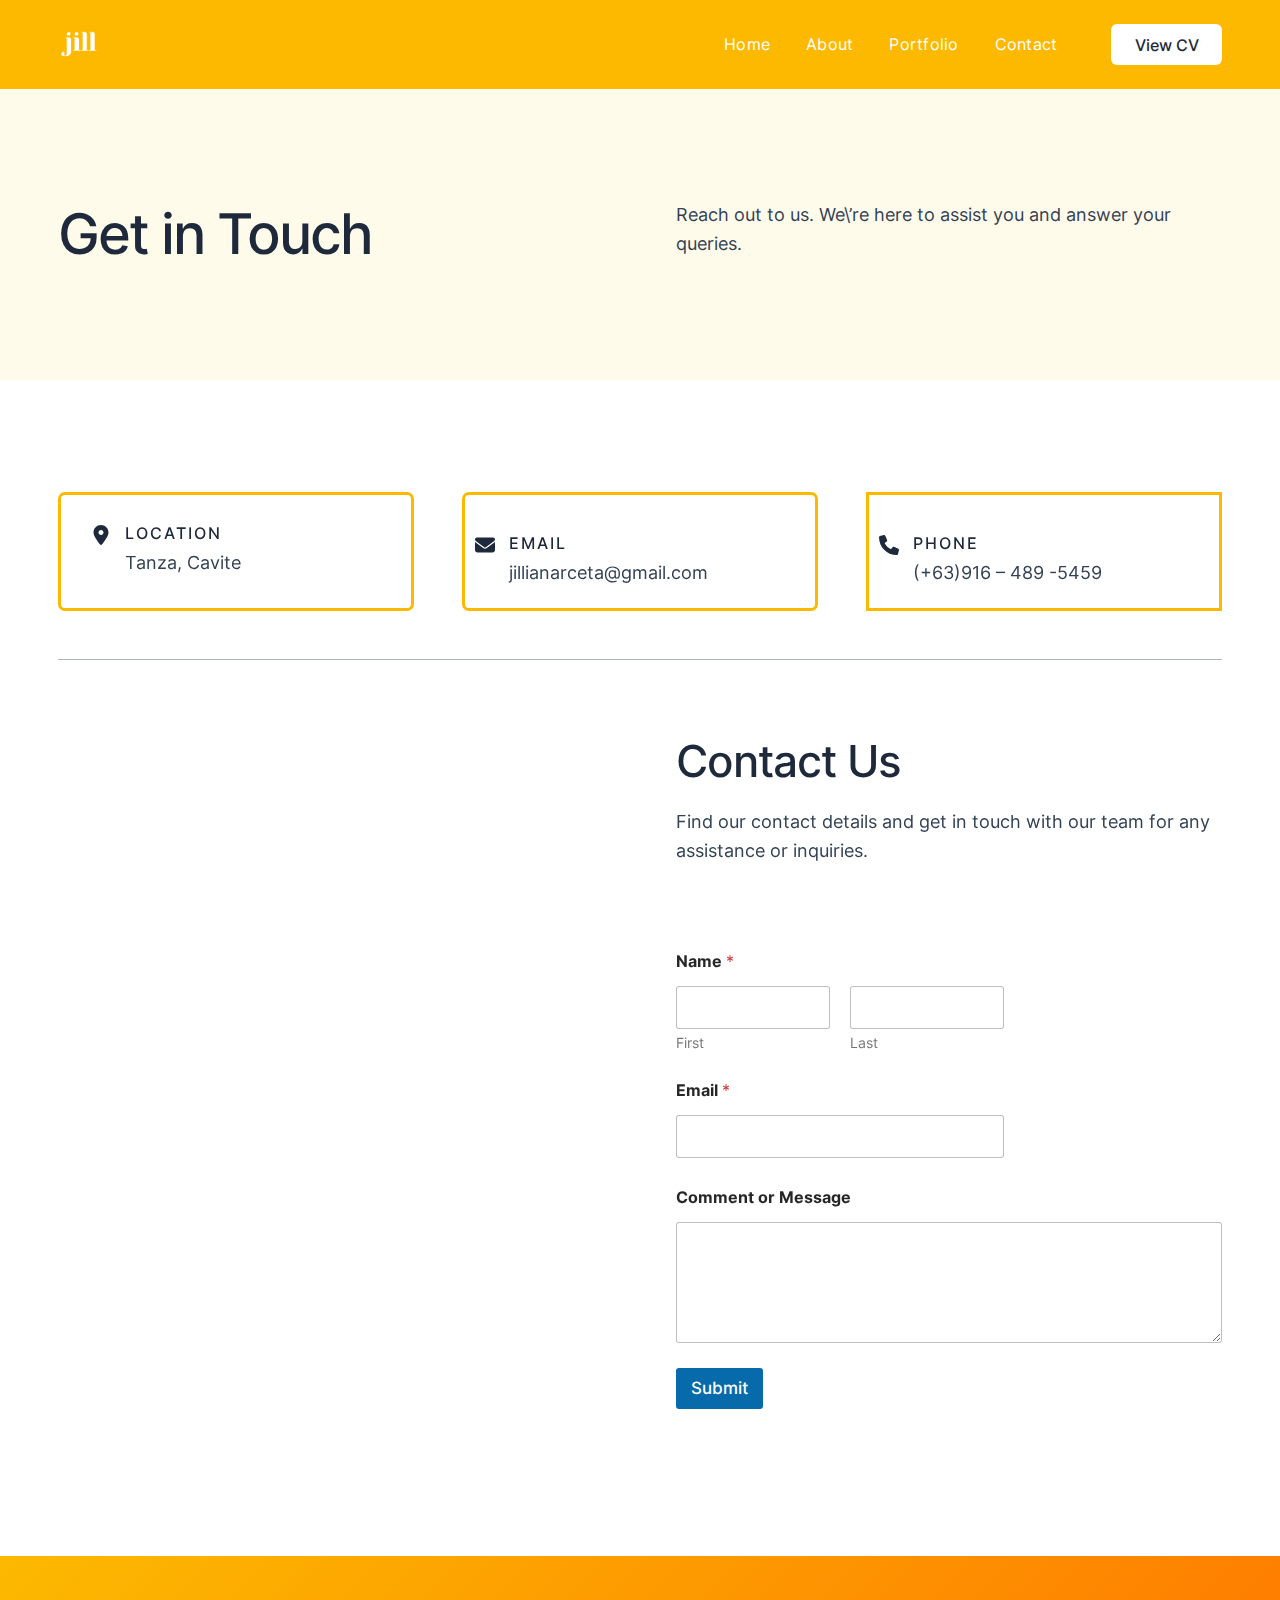
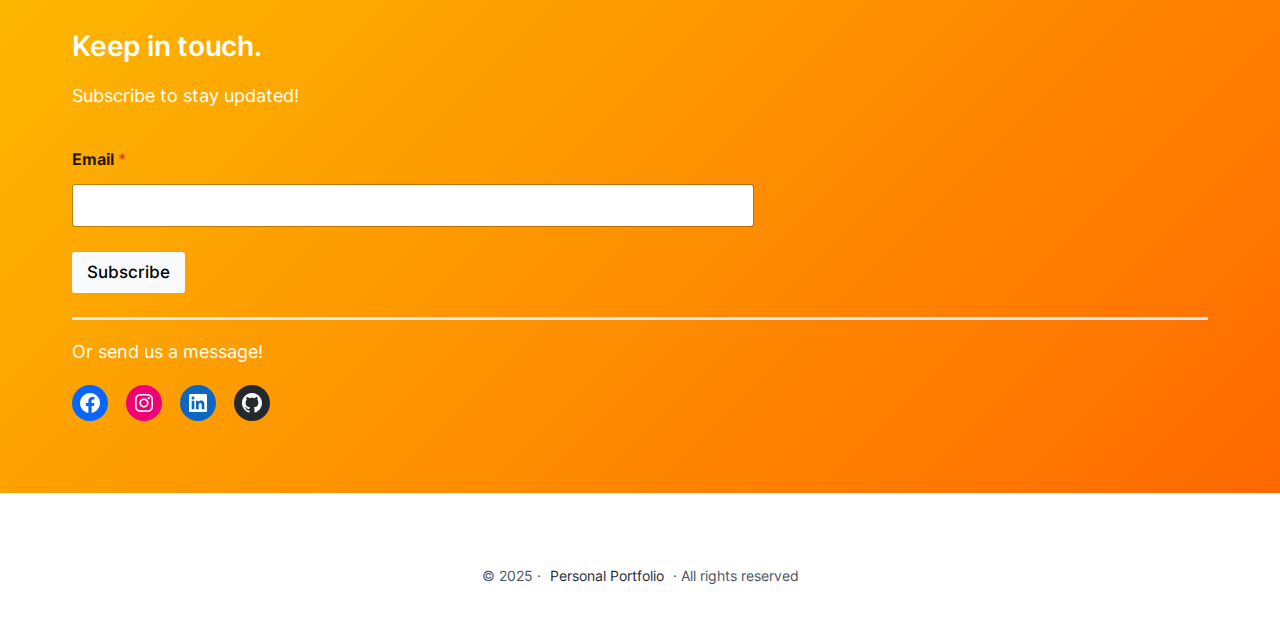
<file: contact/index.html>
<!DOCTYPE html>
<html lang="en-US">
<head>
	<meta charset="UTF-8">
	<meta name="viewport" content="width=device-width, initial-scale=1">
<meta name="robots" content="max-image-preview:large">
	<style>img:is([sizes="auto" i], [sizes^="auto," i]) { contain-intrinsic-size: 3000px 1500px }</style>
	<title>Contact &ndash; Personal Portfolio</title>
<link rel="alternate" type="application/rss+xml" title="Personal Portfolio &raquo; Feed" href="./../feed/index.html">
<link rel="alternate" type="application/rss+xml" title="Personal Portfolio &raquo; Comments Feed" href="./../comments/feed/index.html">
<script>
window._wpemojiSettings = {"baseUrl":"https:\/\/s.w.org\/images\/core\/emoji\/16.0.1\/72x72\/","ext":".png","svgUrl":"https:\/\/s.w.org\/images\/core\/emoji\/16.0.1\/svg\/","svgExt":".svg","source":{"concatemoji":"\/\/wp-includes\/js\/wp-emoji-release.min.js?ver=6.8.2"}};
/*! This file is auto-generated */
!function(s,n){var o,i,e;function c(e){try{var t={supportTests:e,timestamp:(new Date).valueOf()};sessionStorage.setItem(o,JSON.stringify(t))}catch(e){}}function p(e,t,n){e.clearRect(0,0,e.canvas.width,e.canvas.height),e.fillText(t,0,0);var t=new Uint32Array(e.getImageData(0,0,e.canvas.width,e.canvas.height).data),a=(e.clearRect(0,0,e.canvas.width,e.canvas.height),e.fillText(n,0,0),new Uint32Array(e.getImageData(0,0,e.canvas.width,e.canvas.height).data));return t.every(function(e,t){return e===a[t]})}function u(e,t){e.clearRect(0,0,e.canvas.width,e.canvas.height),e.fillText(t,0,0);for(var n=e.getImageData(16,16,1,1),a=0;a<n.data.length;a++)if(0!==n.data[a])return!1;return!0}function f(e,t,n,a){switch(t){case"flag":return n(e,"\ud83c\udff3\ufe0f\u200d\u26a7\ufe0f","\ud83c\udff3\ufe0f\u200b\u26a7\ufe0f")?!1:!n(e,"\ud83c\udde8\ud83c\uddf6","\ud83c\udde8\u200b\ud83c\uddf6")&&!n(e,"\ud83c\udff4\udb40\udc67\udb40\udc62\udb40\udc65\udb40\udc6e\udb40\udc67\udb40\udc7f","\ud83c\udff4\u200b\udb40\udc67\u200b\udb40\udc62\u200b\udb40\udc65\u200b\udb40\udc6e\u200b\udb40\udc67\u200b\udb40\udc7f");case"emoji":return!a(e,"\ud83e\udedf")}return!1}function g(e,t,n,a){var r="undefined"!=typeof WorkerGlobalScope&&self instanceof WorkerGlobalScope?new OffscreenCanvas(300,150):s.createElement("canvas"),o=r.getContext("2d",{willReadFrequently:!0}),i=(o.textBaseline="top",o.font="600 32px Arial",{});return e.forEach(function(e){i[e]=t(o,e,n,a)}),i}function t(e){var t=s.createElement("script");t.src=e,t.defer=!0,s.head.appendChild(t)}"undefined"!=typeof Promise&&(o="wpEmojiSettingsSupports",i=["flag","emoji"],n.supports={everything:!0,everythingExceptFlag:!0},e=new Promise(function(e){s.addEventListener("DOMContentLoaded",e,{once:!0})}),new Promise(function(t){var n=function(){try{var e=JSON.parse(sessionStorage.getItem(o));if("object"==typeof e&&"number"==typeof e.timestamp&&(new Date).valueOf()<e.timestamp+604800&&"object"==typeof e.supportTests)return e.supportTests}catch(e){}return null}();if(!n){if("undefined"!=typeof Worker&&"undefined"!=typeof OffscreenCanvas&&"undefined"!=typeof URL&&URL.createObjectURL&&"undefined"!=typeof Blob)try{var e="postMessage("+g.toString()+"("+[JSON.stringify(i),f.toString(),p.toString(),u.toString()].join(",")+"));",a=new Blob([e],{type:"text/javascript"}),r=new Worker(URL.createObjectURL(a),{name:"wpTestEmojiSupports"});return void(r.onmessage=function(e){c(n=e.data),r.terminate(),t(n)})}catch(e){}c(n=g(i,f,p,u))}t(n)}).then(function(e){for(var t in e)n.supports[t]=e[t],n.supports.everything=n.supports.everything&&n.supports[t],"flag"!==t&&(n.supports.everythingExceptFlag=n.supports.everythingExceptFlag&&n.supports[t]);n.supports.everythingExceptFlag=n.supports.everythingExceptFlag&&!n.supports.flag,n.DOMReady=!1,n.readyCallback=function(){n.DOMReady=!0}}).then(function(){return e}).then(function(){var e;n.supports.everything||(n.readyCallback(),(e=n.source||{}).concatemoji?t(e.concatemoji):e.wpemoji&&e.twemoji&&(t(e.twemoji),t(e.wpemoji)))}))}((window,document),window._wpemojiSettings);
</script>
<style id="wp-block-image-inline-css">
.wp-block-image>a,.wp-block-image>figure>a{display:inline-block}.wp-block-image img{box-sizing:border-box;height:auto;max-width:100%;vertical-align:bottom}@media not (prefers-reduced-motion){.wp-block-image img.hide{visibility:hidden}.wp-block-image img.show{animation:show-content-image .4s}}.wp-block-image[style*=border-radius] img,.wp-block-image[style*=border-radius]>a{border-radius:inherit}.wp-block-image.has-custom-border img{box-sizing:border-box}.wp-block-image.aligncenter{text-align:center}.wp-block-image.alignfull>a,.wp-block-image.alignwide>a{width:100%}.wp-block-image.alignfull img,.wp-block-image.alignwide img{height:auto;width:100%}.wp-block-image .aligncenter,.wp-block-image .alignleft,.wp-block-image .alignright,.wp-block-image.aligncenter,.wp-block-image.alignleft,.wp-block-image.alignright{display:table}.wp-block-image .aligncenter>figcaption,.wp-block-image .alignleft>figcaption,.wp-block-image .alignright>figcaption,.wp-block-image.aligncenter>figcaption,.wp-block-image.alignleft>figcaption,.wp-block-image.alignright>figcaption{caption-side:bottom;display:table-caption}.wp-block-image .alignleft{float:left;margin:.5em 1em .5em 0}.wp-block-image .alignright{float:right;margin:.5em 0 .5em 1em}.wp-block-image .aligncenter{margin-left:auto;margin-right:auto}.wp-block-image :where(figcaption){margin-bottom:1em;margin-top:.5em}.wp-block-image.is-style-circle-mask img{border-radius:9999px}@supports ((-webkit-mask-image:none) or (mask-image:none)) or (-webkit-mask-image:none){.wp-block-image.is-style-circle-mask img{border-radius:0;-webkit-mask-image:url('data:image/svg+xml;utf8,<svg viewBox="0 0 100 100" xmlns="http://www.w3.org/2000/svg"><circle cx="50" cy="50" r="50"/>');mask-image:url('data:image/svg+xml;utf8,<svg viewBox="0 0 100 100" xmlns="http://www.w3.org/2000/svg"><circle cx="50" cy="50" r="50"/>');mask-mode:alpha;-webkit-mask-position:center;mask-position:center;-webkit-mask-repeat:no-repeat;mask-repeat:no-repeat;-webkit-mask-size:contain;mask-size:contain}}:root :where(.wp-block-image.is-style-rounded img,.wp-block-image .is-style-rounded img){border-radius:9999px}.wp-block-image figure{margin:0}.wp-lightbox-container{display:flex;flex-direction:column;position:relative}.wp-lightbox-container img{cursor:zoom-in}.wp-lightbox-container img:hover+button{opacity:1}.wp-lightbox-container button{align-items:center;-webkit-backdrop-filter:blur(16px) saturate(180%);backdrop-filter:blur(16px) saturate(180%);background-color:#5a5a5a40;border:none;border-radius:4px;cursor:zoom-in;display:flex;height:20px;justify-content:center;opacity:0;padding:0;position:absolute;right:16px;text-align:center;top:16px;width:20px;z-index:100}@media not (prefers-reduced-motion){.wp-lightbox-container button{transition:opacity .2s ease}}.wp-lightbox-container button:focus-visible{outline:3px auto #5a5a5a40;outline:3px auto -webkit-focus-ring-color;outline-offset:3px}.wp-lightbox-container button:hover{cursor:pointer;opacity:1}.wp-lightbox-container button:focus{opacity:1}.wp-lightbox-container button:focus,.wp-lightbox-container button:hover,.wp-lightbox-container button:not(:hover):not(:active):not(.has-background){background-color:#5a5a5a40;border:none}.wp-lightbox-overlay{box-sizing:border-box;cursor:zoom-out;height:100vh;left:0;overflow:hidden;position:fixed;top:0;visibility:hidden;width:100%;z-index:100000}.wp-lightbox-overlay .close-button{align-items:center;cursor:pointer;display:flex;justify-content:center;min-height:40px;min-width:40px;padding:0;position:absolute;right:calc(env(safe-area-inset-right) + 16px);top:calc(env(safe-area-inset-top) + 16px);z-index:5000000}.wp-lightbox-overlay .close-button:focus,.wp-lightbox-overlay .close-button:hover,.wp-lightbox-overlay .close-button:not(:hover):not(:active):not(.has-background){background:none;border:none}.wp-lightbox-overlay .lightbox-image-container{height:var(--wp--lightbox-container-height);left:50%;overflow:hidden;position:absolute;top:50%;transform:translate(-50%,-50%);transform-origin:top left;width:var(--wp--lightbox-container-width);z-index:9999999999}.wp-lightbox-overlay .wp-block-image{align-items:center;box-sizing:border-box;display:flex;height:100%;justify-content:center;margin:0;position:relative;transform-origin:0 0;width:100%;z-index:3000000}.wp-lightbox-overlay .wp-block-image img{height:var(--wp--lightbox-image-height);min-height:var(--wp--lightbox-image-height);min-width:var(--wp--lightbox-image-width);width:var(--wp--lightbox-image-width)}.wp-lightbox-overlay .wp-block-image figcaption{display:none}.wp-lightbox-overlay button{background:none;border:none}.wp-lightbox-overlay .scrim{background-color:#fff;height:100%;opacity:.9;position:absolute;width:100%;z-index:2000000}.wp-lightbox-overlay.active{visibility:visible}@media not (prefers-reduced-motion){.wp-lightbox-overlay.active{animation:turn-on-visibility .25s both}.wp-lightbox-overlay.active img{animation:turn-on-visibility .35s both}.wp-lightbox-overlay.show-closing-animation:not(.active){animation:turn-off-visibility .35s both}.wp-lightbox-overlay.show-closing-animation:not(.active) img{animation:turn-off-visibility .25s both}.wp-lightbox-overlay.zoom.active{animation:none;opacity:1;visibility:visible}.wp-lightbox-overlay.zoom.active .lightbox-image-container{animation:lightbox-zoom-in .4s}.wp-lightbox-overlay.zoom.active .lightbox-image-container img{animation:none}.wp-lightbox-overlay.zoom.active .scrim{animation:turn-on-visibility .4s forwards}.wp-lightbox-overlay.zoom.show-closing-animation:not(.active){animation:none}.wp-lightbox-overlay.zoom.show-closing-animation:not(.active) .lightbox-image-container{animation:lightbox-zoom-out .4s}.wp-lightbox-overlay.zoom.show-closing-animation:not(.active) .lightbox-image-container img{animation:none}.wp-lightbox-overlay.zoom.show-closing-animation:not(.active) .scrim{animation:turn-off-visibility .4s forwards}}@keyframes show-content-image{0%{visibility:hidden}99%{visibility:hidden}to{visibility:visible}}@keyframes turn-on-visibility{0%{opacity:0}to{opacity:1}}@keyframes turn-off-visibility{0%{opacity:1;visibility:visible}99%{opacity:0;visibility:visible}to{opacity:0;visibility:hidden}}@keyframes lightbox-zoom-in{0%{transform:translate(calc((-100vw + var(--wp--lightbox-scrollbar-width))/2 + var(--wp--lightbox-initial-left-position)),calc(-50vh + var(--wp--lightbox-initial-top-position))) scale(var(--wp--lightbox-scale))}to{transform:translate(-50%,-50%) scale(1)}}@keyframes lightbox-zoom-out{0%{transform:translate(-50%,-50%) scale(1);visibility:visible}99%{visibility:visible}to{transform:translate(calc((-100vw + var(--wp--lightbox-scrollbar-width))/2 + var(--wp--lightbox-initial-left-position)),calc(-50vh + var(--wp--lightbox-initial-top-position))) scale(var(--wp--lightbox-scale));visibility:hidden}}
</style>
<style id="wp-block-image-theme-inline-css">
:root :where(.wp-block-image figcaption){color:#555;font-size:13px;text-align:center}.is-dark-theme :root :where(.wp-block-image figcaption){color:#ffffffa6}.wp-block-image{margin:0 0 1em}
</style>
<style id="wp-block-navigation-link-inline-css">
.wp-block-navigation .wp-block-navigation-item__label{overflow-wrap:break-word}.wp-block-navigation .wp-block-navigation-item__description{display:none}.link-ui-tools{border-top:1px solid #f0f0f0;padding:8px}.link-ui-block-inserter{padding-top:8px}.link-ui-block-inserter__back{margin-left:8px;text-transform:uppercase}
</style>
<link rel="stylesheet" id="wp-block-navigation-css" href="./../wp-includes/blocks/navigation/style.min.css?ver=6.8.2" media="all">
<style id="wp-block-button-inline-css">
.wp-block-button__link{align-content:center;box-sizing:border-box;cursor:pointer;display:inline-block;height:100%;text-align:center;word-break:break-word}.wp-block-button__link.aligncenter{text-align:center}.wp-block-button__link.alignright{text-align:right}:where(.wp-block-button__link){border-radius:9999px;box-shadow:none;padding:calc(.667em + 2px) calc(1.333em + 2px);text-decoration:none}.wp-block-button[style*=text-decoration] .wp-block-button__link{text-decoration:inherit}.wp-block-buttons>.wp-block-button.has-custom-width{max-width:none}.wp-block-buttons>.wp-block-button.has-custom-width .wp-block-button__link{width:100%}.wp-block-buttons>.wp-block-button.has-custom-font-size .wp-block-button__link{font-size:inherit}.wp-block-buttons>.wp-block-button.wp-block-button__width-25{width:calc(25% - var(--wp--style--block-gap, .5em)*.75)}.wp-block-buttons>.wp-block-button.wp-block-button__width-50{width:calc(50% - var(--wp--style--block-gap, .5em)*.5)}.wp-block-buttons>.wp-block-button.wp-block-button__width-75{width:calc(75% - var(--wp--style--block-gap, .5em)*.25)}.wp-block-buttons>.wp-block-button.wp-block-button__width-100{flex-basis:100%;width:100%}.wp-block-buttons.is-vertical>.wp-block-button.wp-block-button__width-25{width:25%}.wp-block-buttons.is-vertical>.wp-block-button.wp-block-button__width-50{width:50%}.wp-block-buttons.is-vertical>.wp-block-button.wp-block-button__width-75{width:75%}.wp-block-button.is-style-squared,.wp-block-button__link.wp-block-button.is-style-squared{border-radius:0}.wp-block-button.no-border-radius,.wp-block-button__link.no-border-radius{border-radius:0!important}:root :where(.wp-block-button .wp-block-button__link.is-style-outline),:root :where(.wp-block-button.is-style-outline>.wp-block-button__link){border:2px solid;padding:.667em 1.333em}:root :where(.wp-block-button .wp-block-button__link.is-style-outline:not(.has-text-color)),:root :where(.wp-block-button.is-style-outline>.wp-block-button__link:not(.has-text-color)){color:currentColor}:root :where(.wp-block-button .wp-block-button__link.is-style-outline:not(.has-background)),:root :where(.wp-block-button.is-style-outline>.wp-block-button__link:not(.has-background)){background-color:initial;background-image:none}

			div.is-style-swt-button-secondary .wp-element-button {
                color: var(--wp--preset--color--body);
				background: var(--wp--preset--color--surface);
			}

            div.is-style-swt-button-secondary .wp-element-button:hover {
                color: var(--wp--preset--color--body);
				background: var(--wp--preset--color--surface);
			}
		

			div.is-style-swt-button-inverse .wp-element-button {
                color: #1F2937;
				background: #fff;
			}

            div.is-style-swt-button-inverse .wp-element-button:hover {
                color: #1F2937;
				background: #fff;
			}
		
</style>
<style id="wp-block-buttons-inline-css">
.wp-block-buttons{box-sizing:border-box}.wp-block-buttons.is-vertical{flex-direction:column}.wp-block-buttons.is-vertical>.wp-block-button:last-child{margin-bottom:0}.wp-block-buttons>.wp-block-button{display:inline-block;margin:0}.wp-block-buttons.is-content-justification-left{justify-content:flex-start}.wp-block-buttons.is-content-justification-left.is-vertical{align-items:flex-start}.wp-block-buttons.is-content-justification-center{justify-content:center}.wp-block-buttons.is-content-justification-center.is-vertical{align-items:center}.wp-block-buttons.is-content-justification-right{justify-content:flex-end}.wp-block-buttons.is-content-justification-right.is-vertical{align-items:flex-end}.wp-block-buttons.is-content-justification-space-between{justify-content:space-between}.wp-block-buttons.aligncenter{text-align:center}.wp-block-buttons:not(.is-content-justification-space-between,.is-content-justification-right,.is-content-justification-left,.is-content-justification-center) .wp-block-button.aligncenter{margin-left:auto;margin-right:auto;width:100%}.wp-block-buttons[style*=text-decoration] .wp-block-button,.wp-block-buttons[style*=text-decoration] .wp-block-button__link{text-decoration:inherit}.wp-block-buttons.has-custom-font-size .wp-block-button__link{font-size:inherit}.wp-block-buttons .wp-block-button__link{width:100%}.wp-block-button.aligncenter{text-align:center}
</style>
<style id="wp-block-group-inline-css">
.wp-block-group{box-sizing:border-box}:where(.wp-block-group.wp-block-group-is-layout-constrained){position:relative}
</style>
<style id="wp-block-group-theme-inline-css">
:where(.wp-block-group.has-background){padding:1.25em 2.375em}
</style>
<style id="wp-block-template-part-theme-inline-css">
:root :where(.wp-block-template-part.has-background){margin-bottom:0;margin-top:0;padding:1.25em 2.375em}
</style>
<style id="wp-block-paragraph-inline-css">
.is-small-text{font-size:.875em}.is-regular-text{font-size:1em}.is-large-text{font-size:2.25em}.is-larger-text{font-size:3em}.has-drop-cap:not(:focus):first-letter{float:left;font-size:8.4em;font-style:normal;font-weight:100;line-height:.68;margin:.05em .1em 0 0;text-transform:uppercase}body.rtl .has-drop-cap:not(:focus):first-letter{float:none;margin-left:.1em}p.has-drop-cap.has-background{overflow:hidden}:root :where(p.has-background){padding:1.25em 2.375em}:where(p.has-text-color:not(.has-link-color)) a{color:inherit}p.has-text-align-left[style*="writing-mode:vertical-lr"],p.has-text-align-right[style*="writing-mode:vertical-rl"]{rotate:180deg}
</style>
<style id="wp-block-separator-inline-css">
@charset "UTF-8";.wp-block-separator{border:none;border-top:2px solid}:root :where(.wp-block-separator.is-style-dots){height:auto;line-height:1;text-align:center}:root :where(.wp-block-separator.is-style-dots):before{color:currentColor;content:"&middot;&middot;&middot;";font-family:serif;font-size:1.5em;letter-spacing:2em;padding-left:2em}.wp-block-separator.is-style-dots{background:none!important;border:none!important}

        .is-style-swt-separator-wide-thin-line.wp-block-separator:not(.is-style-wide):not(.is-style-dots){
                max-width: var(--wp--style--global--content-size);
                width: 100%;
                border-width: 1px;
			}
		
</style>
<style id="wp-block-separator-theme-inline-css">
.wp-block-separator.has-css-opacity{opacity:.4}.wp-block-separator{border:none;border-bottom:2px solid;margin-left:auto;margin-right:auto}.wp-block-separator.has-alpha-channel-opacity{opacity:1}.wp-block-separator:not(.is-style-wide):not(.is-style-dots){width:100px}.wp-block-separator.has-background:not(.is-style-dots){border-bottom:none;height:1px}.wp-block-separator.has-background:not(.is-style-wide):not(.is-style-dots){height:2px}
</style>
<link rel="stylesheet" id="wp-block-social-links-css" href="./../wp-includes/blocks/social-links/style.min.css?ver=6.8.2" media="all">
<style id="wp-block-site-title-inline-css">
.wp-block-site-title{box-sizing:border-box}.wp-block-site-title :where(a){color:inherit;font-family:inherit;font-size:inherit;font-style:inherit;font-weight:inherit;letter-spacing:inherit;line-height:inherit;text-decoration:inherit}
</style>
<style id="wp-emoji-styles-inline-css">

	img.wp-smiley, img.emoji {
		display: inline !important;
		border: none !important;
		box-shadow: none !important;
		height: 1em !important;
		width: 1em !important;
		margin: 0 0.07em !important;
		vertical-align: -0.1em !important;
		background: none !important;
		padding: 0 !important;
	}
</style>
<style id="wp-block-library-inline-css">
:root{--wp-admin-theme-color:#007cba;--wp-admin-theme-color--rgb:0,124,186;--wp-admin-theme-color-darker-10:#006ba1;--wp-admin-theme-color-darker-10--rgb:0,107,161;--wp-admin-theme-color-darker-20:#005a87;--wp-admin-theme-color-darker-20--rgb:0,90,135;--wp-admin-border-width-focus:2px;--wp-block-synced-color:#7a00df;--wp-block-synced-color--rgb:122,0,223;--wp-bound-block-color:var(--wp-block-synced-color)}@media (min-resolution:192dpi){:root{--wp-admin-border-width-focus:1.5px}}.wp-element-button{cursor:pointer}:root{--wp--preset--font-size--normal:16px;--wp--preset--font-size--huge:42px}:root .has-very-light-gray-background-color{background-color:#eee}:root .has-very-dark-gray-background-color{background-color:#313131}:root .has-very-light-gray-color{color:#eee}:root .has-very-dark-gray-color{color:#313131}:root .has-vivid-green-cyan-to-vivid-cyan-blue-gradient-background{background:linear-gradient(135deg,#00d084,#0693e3)}:root .has-purple-crush-gradient-background{background:linear-gradient(135deg,#34e2e4,#4721fb 50%,#ab1dfe)}:root .has-hazy-dawn-gradient-background{background:linear-gradient(135deg,#faaca8,#dad0ec)}:root .has-subdued-olive-gradient-background{background:linear-gradient(135deg,#fafae1,#67a671)}:root .has-atomic-cream-gradient-background{background:linear-gradient(135deg,#fdd79a,#004a59)}:root .has-nightshade-gradient-background{background:linear-gradient(135deg,#330968,#31cdcf)}:root .has-midnight-gradient-background{background:linear-gradient(135deg,#020381,#2874fc)}.has-regular-font-size{font-size:1em}.has-larger-font-size{font-size:2.625em}.has-normal-font-size{font-size:var(--wp--preset--font-size--normal)}.has-huge-font-size{font-size:var(--wp--preset--font-size--huge)}.has-text-align-center{text-align:center}.has-text-align-left{text-align:left}.has-text-align-right{text-align:right}#end-resizable-editor-section{display:none}.aligncenter{clear:both}.items-justified-left{justify-content:flex-start}.items-justified-center{justify-content:center}.items-justified-right{justify-content:flex-end}.items-justified-space-between{justify-content:space-between}.screen-reader-text{border:0;clip-path:inset(50%);height:1px;margin:-1px;overflow:hidden;padding:0;position:absolute;width:1px;word-wrap:normal!important}.screen-reader-text:focus{background-color:#ddd;clip-path:none;color:#444;display:block;font-size:1em;height:auto;left:5px;line-height:normal;padding:15px 23px 14px;text-decoration:none;top:5px;width:auto;z-index:100000}html :where(.has-border-color){border-style:solid}html :where([style*=border-top-color]){border-top-style:solid}html :where([style*=border-right-color]){border-right-style:solid}html :where([style*=border-bottom-color]){border-bottom-style:solid}html :where([style*=border-left-color]){border-left-style:solid}html :where([style*=border-width]){border-style:solid}html :where([style*=border-top-width]){border-top-style:solid}html :where([style*=border-right-width]){border-right-style:solid}html :where([style*=border-bottom-width]){border-bottom-style:solid}html :where([style*=border-left-width]){border-left-style:solid}html :where(img[class*=wp-image-]){height:auto;max-width:100%}:where(figure){margin:0 0 1em}html :where(.is-position-sticky){--wp-admin--admin-bar--position-offset:var(--wp-admin--admin-bar--height,0px)}@media screen and (max-width:600px){html :where(.is-position-sticky){--wp-admin--admin-bar--position-offset:0px}}
</style>
<link rel="stylesheet" id="spectra-one-editor-css" href="./../wp-content/themes/spectra-one/assets/css/minified/editor.min.css?ver=1.1.7" media="all">
<style id="global-styles-inline-css">
:root{--wp--preset--aspect-ratio--square: 1;--wp--preset--aspect-ratio--4-3: 4/3;--wp--preset--aspect-ratio--3-4: 3/4;--wp--preset--aspect-ratio--3-2: 3/2;--wp--preset--aspect-ratio--2-3: 2/3;--wp--preset--aspect-ratio--16-9: 16/9;--wp--preset--aspect-ratio--9-16: 9/16;--wp--preset--color--black: #000000;--wp--preset--color--cyan-bluish-gray: #abb8c3;--wp--preset--color--white: #ffffff;--wp--preset--color--pale-pink: #f78da7;--wp--preset--color--vivid-red: #cf2e2e;--wp--preset--color--luminous-vivid-orange: #ff6900;--wp--preset--color--luminous-vivid-amber: #fcb900;--wp--preset--color--light-green-cyan: #7bdcb5;--wp--preset--color--vivid-green-cyan: #00d084;--wp--preset--color--pale-cyan-blue: #8ed1fc;--wp--preset--color--vivid-cyan-blue: #0693e3;--wp--preset--color--vivid-purple: #9b51e0;--wp--preset--color--primary: #fcb900;--wp--preset--color--secondary: #7345F7;--wp--preset--color--heading: #1F2937;--wp--preset--color--body: #4B5563;--wp--preset--color--background: #FFFFFF;--wp--preset--color--tertiary: #F6EBFE;--wp--preset--color--quaternary: #FFFBEB;--wp--preset--color--surface: #F8FAFC;--wp--preset--color--foreground: #6431F7;--wp--preset--color--outline: #E6E9EF;--wp--preset--color--neutral: #6E7787;--wp--preset--color--transparent: transparent;--wp--preset--color--current-color: currentColor;--wp--preset--color--inherit: inherit;--wp--preset--color--custom-luminous-vivid-amber: #fcb900;--wp--preset--gradient--vivid-cyan-blue-to-vivid-purple: linear-gradient(135deg,rgba(6,147,227,1) 0%,rgb(155,81,224) 100%);--wp--preset--gradient--light-green-cyan-to-vivid-green-cyan: linear-gradient(135deg,rgb(122,220,180) 0%,rgb(0,208,130) 100%);--wp--preset--gradient--luminous-vivid-amber-to-luminous-vivid-orange: linear-gradient(135deg,rgba(252,185,0,1) 0%,rgba(255,105,0,1) 100%);--wp--preset--gradient--luminous-vivid-orange-to-vivid-red: linear-gradient(135deg,rgba(255,105,0,1) 0%,rgb(207,46,46) 100%);--wp--preset--gradient--very-light-gray-to-cyan-bluish-gray: linear-gradient(135deg,rgb(238,238,238) 0%,rgb(169,184,195) 100%);--wp--preset--gradient--cool-to-warm-spectrum: linear-gradient(135deg,rgb(74,234,220) 0%,rgb(151,120,209) 20%,rgb(207,42,186) 40%,rgb(238,44,130) 60%,rgb(251,105,98) 80%,rgb(254,248,76) 100%);--wp--preset--gradient--blush-light-purple: linear-gradient(135deg,rgb(255,206,236) 0%,rgb(152,150,240) 100%);--wp--preset--gradient--blush-bordeaux: linear-gradient(135deg,rgb(254,205,165) 0%,rgb(254,45,45) 50%,rgb(107,0,62) 100%);--wp--preset--gradient--luminous-dusk: linear-gradient(135deg,rgb(255,203,112) 0%,rgb(199,81,192) 50%,rgb(65,88,208) 100%);--wp--preset--gradient--pale-ocean: linear-gradient(135deg,rgb(255,245,203) 0%,rgb(182,227,212) 50%,rgb(51,167,181) 100%);--wp--preset--gradient--electric-grass: linear-gradient(135deg,rgb(202,248,128) 0%,rgb(113,206,126) 100%);--wp--preset--gradient--midnight: linear-gradient(135deg,rgb(2,3,129) 0%,rgb(40,116,252) 100%);--wp--preset--gradient--primary: linear-gradient(286.83deg, #931CF0 -1.55%, #4F2CDD 100%);;--wp--preset--font-size--small: clamp(14px, 1.6vw, 16px);--wp--preset--font-size--medium: clamp(16px, 1.8vw, 18px);--wp--preset--font-size--large: clamp(20px, 2.2vw, 22px);--wp--preset--font-size--x-large: clamp(24px, 3vw, 28px);--wp--preset--font-size--x-small: clamp(12px, 1.5vw, 14px);--wp--preset--font-size--xx-large: clamp(28px, 3.6vw, 36px);--wp--preset--font-size--xxx-large: clamp(32px, 3.6vw, 44px);--wp--preset--font-size--xxxx-large: clamp(40px, 6.6vw, 56px);--wp--preset--font-family--inter: "Inter", sans-serif;--wp--preset--spacing--20: 0.44rem;--wp--preset--spacing--30: 0.67rem;--wp--preset--spacing--40: 1rem;--wp--preset--spacing--50: 1.5rem;--wp--preset--spacing--60: 2.25rem;--wp--preset--spacing--70: 3.38rem;--wp--preset--spacing--80: 5.06rem;--wp--preset--spacing--xxx-small: calc(var(--wp--preset--font-size--medium,1rem)/4);--wp--preset--spacing--xx-small: calc(var(--wp--preset--font-size--medium,1rem)/2);--wp--preset--spacing--x-small: calc(var(--wp--preset--font-size--medium,1rem));--wp--preset--spacing--small: calc(var(--wp--preset--font-size--medium,1rem)*1.5);--wp--preset--spacing--medium: calc(var(--wp--preset--font-size--medium,1rem)*2);--wp--preset--spacing--large: calc(var(--wp--preset--font-size--medium,1rem)*3);--wp--preset--spacing--x-large: calc(var(--wp--preset--font-size--medium,1rem)*4);--wp--preset--spacing--xx-large: calc(var(--wp--preset--font-size--medium,1rem)*6);--wp--preset--shadow--natural: 6px 6px 9px rgba(0, 0, 0, 0.2);--wp--preset--shadow--deep: 12px 12px 50px rgba(0, 0, 0, 0.4);--wp--preset--shadow--sharp: 6px 6px 0px rgba(0, 0, 0, 0.2);--wp--preset--shadow--outlined: 6px 6px 0px -3px rgba(255, 255, 255, 1), 6px 6px rgba(0, 0, 0, 1);--wp--preset--shadow--crisp: 6px 6px 0px rgba(0, 0, 0, 1);--wp--custom--font-weight--black: 900;--wp--custom--font-weight--extra-bold: 800;--wp--custom--font-weight--bold: 700;--wp--custom--font-weight--semi-bold: 600;--wp--custom--font-weight--medium: 500;--wp--custom--font-weight--regular: 400;--wp--custom--font-weight--light: 300;--wp--custom--font-weight--extra-light: 200;--wp--custom--font-weight--thin: 100;--wp--custom--line-height--initial: 1;--wp--custom--line-height--xx-small: 1.2;--wp--custom--line-height--x-small: 1.3;--wp--custom--line-height--small: 1.4;--wp--custom--line-height--medium: 1.45;--wp--custom--line-height--large: 1.6;--wp--custom--border-radius--xx-small: 4px;--wp--custom--border-radius--x-small: 6px;--wp--custom--border-radius--small: 8px;--wp--custom--border-radius--medium: 12px;--wp--custom--border-radius--large: 16px;--wp--custom--border-radius--x-large: 20px;--wp--custom--border-radius--xx-large: 24px;--wp--custom--border-radius--full: 999px;--wp--custom--font-family--body: var(--wp--preset--font-family--inter);}:root { --wp--style--global--content-size: 764px;--wp--style--global--wide-size: 1164px; }:where(body) { margin: 0; }.wp-site-blocks { padding-top: var(--wp--style--root--padding-top); padding-bottom: var(--wp--style--root--padding-bottom); }.has-global-padding { padding-right: var(--wp--style--root--padding-right); padding-left: var(--wp--style--root--padding-left); }.has-global-padding > .alignfull { margin-right: calc(var(--wp--style--root--padding-right) * -1); margin-left: calc(var(--wp--style--root--padding-left) * -1); }.has-global-padding :where(:not(.alignfull.is-layout-flow) > .has-global-padding:not(.wp-block-block, .alignfull)) { padding-right: 0; padding-left: 0; }.has-global-padding :where(:not(.alignfull.is-layout-flow) > .has-global-padding:not(.wp-block-block, .alignfull)) > .alignfull { margin-left: 0; margin-right: 0; }.wp-site-blocks > .alignleft { float: left; margin-right: 2em; }.wp-site-blocks > .alignright { float: right; margin-left: 2em; }.wp-site-blocks > .aligncenter { justify-content: center; margin-left: auto; margin-right: auto; }:where(.wp-site-blocks) > * { margin-block-start: var(--wp--preset--spacing--x-small); margin-block-end: 0; }:where(.wp-site-blocks) > :first-child { margin-block-start: 0; }:where(.wp-site-blocks) > :last-child { margin-block-end: 0; }:root { --wp--style--block-gap: var(--wp--preset--spacing--x-small); }:root :where(.is-layout-flow) > :first-child{margin-block-start: 0;}:root :where(.is-layout-flow) > :last-child{margin-block-end: 0;}:root :where(.is-layout-flow) > *{margin-block-start: var(--wp--preset--spacing--x-small);margin-block-end: 0;}:root :where(.is-layout-constrained) > :first-child{margin-block-start: 0;}:root :where(.is-layout-constrained) > :last-child{margin-block-end: 0;}:root :where(.is-layout-constrained) > *{margin-block-start: var(--wp--preset--spacing--x-small);margin-block-end: 0;}:root :where(.is-layout-flex){gap: var(--wp--preset--spacing--x-small);}:root :where(.is-layout-grid){gap: var(--wp--preset--spacing--x-small);}.is-layout-flow > .alignleft{float: left;margin-inline-start: 0;margin-inline-end: 2em;}.is-layout-flow > .alignright{float: right;margin-inline-start: 2em;margin-inline-end: 0;}.is-layout-flow > .aligncenter{margin-left: auto !important;margin-right: auto !important;}.is-layout-constrained > .alignleft{float: left;margin-inline-start: 0;margin-inline-end: 2em;}.is-layout-constrained > .alignright{float: right;margin-inline-start: 2em;margin-inline-end: 0;}.is-layout-constrained > .aligncenter{margin-left: auto !important;margin-right: auto !important;}.is-layout-constrained > :where(:not(.alignleft):not(.alignright):not(.alignfull)){max-width: var(--wp--style--global--content-size);margin-left: auto !important;margin-right: auto !important;}.is-layout-constrained > .alignwide{max-width: var(--wp--style--global--wide-size);}body .is-layout-flex{display: flex;}.is-layout-flex{flex-wrap: wrap;align-items: center;}.is-layout-flex > :is(*, div){margin: 0;}body .is-layout-grid{display: grid;}.is-layout-grid > :is(*, div){margin: 0;}body{background-color: var(--wp--preset--color--background);color: var(--wp--preset--color--body);font-family: var(--wp--custom--font-family--body);font-size: var(--wp--preset--font-size--medium);font-weight: var(--wp--custom--font-weight--regular);line-height: var(--wp--custom--line-height--large);--wp--style--root--padding-top: 0px;--wp--style--root--padding-right: 0px;--wp--style--root--padding-bottom: 0px;--wp--style--root--padding-left: 0px;}a:where(:not(.wp-element-button)){color: var(--wp--preset--color--primary);text-decoration: none;}:root :where(a:where(:not(.wp-element-button)):hover){color: var(--wp--preset--color--secondary);}h1, h2, h3, h4, h5, h6{color: var(--wp--preset--color--heading);}h1{font-size: var(--wp--preset--font-size--xxxx-large);font-weight: var(--wp--custom--font-weight--medium);letter-spacing: -2px;line-height: var(--wp--custom--line-height--xx-small);margin-bottom: var(--wp--preset--spacing--small);}h2{font-size: var(--wp--preset--font-size--xxx-large);font-weight: var(--wp--custom--font-weight--medium);letter-spacing: -1px;line-height: var(--wp--custom--line-height--xx-small);margin-top: var(--wp--preset--spacing--medium);margin-bottom: var(--wp--preset--spacing--x-small);}h3{font-size: var(--wp--preset--font-size--xx-large);font-weight: var(--wp--custom--font-weight--medium);letter-spacing: -0.5px;line-height: var(--wp--custom--line-height--x-small);margin-top: var(--wp--preset--spacing--medium);margin-bottom: var(--wp--preset--spacing--x-small);}h4{font-size: var(--wp--preset--font-size--x-large);font-weight: var(--wp--custom--font-weight--semi-bold);letter-spacing: -0.25px;line-height: var(--wp--custom--line-height--x-small);margin-top: var(--wp--preset--spacing--small);margin-bottom: var(--wp--preset--spacing--xx-small);}h5{font-size: var(--wp--preset--font-size--large);font-weight: var(--wp--custom--font-weight--semi-bold);line-height: var(--wp--custom--line-height--medium);margin-top: var(--wp--preset--spacing--small);margin-bottom: var(--wp--preset--spacing--xx-small);}h6{font-size: var(--wp--preset--font-size--medium);font-weight: var(--wp--custom--font-weight--semi-bold);line-height: var(--wp--custom--line-height--medium);margin-top: var(--wp--preset--spacing--x-small);margin-bottom: var(--wp--preset--spacing--xx-small);}:root :where(.wp-element-button, .wp-block-button__link){background-color: var(--wp--preset--color--primary);border-radius: 0.375em;border-color: var(--wp--preset--color--primary);border-width: 0;color: var(--wp--preset--color--background);font-family: inherit;font-size: var(--wp--preset--font-size--small);font-weight: var(--wp--custom--font-weight--medium);line-height: var(--wp--custom--line-height--initial);padding: calc(0.667em + 2px) calc(1.333em + 2px);text-decoration: none;}:root :where(.wp-element-button:hover, .wp-block-button__link:hover){background-color: var(--wp--preset--color--secondary);}.has-black-color{color: var(--wp--preset--color--black) !important;}.has-cyan-bluish-gray-color{color: var(--wp--preset--color--cyan-bluish-gray) !important;}.has-white-color{color: var(--wp--preset--color--white) !important;}.has-pale-pink-color{color: var(--wp--preset--color--pale-pink) !important;}.has-vivid-red-color{color: var(--wp--preset--color--vivid-red) !important;}.has-luminous-vivid-orange-color{color: var(--wp--preset--color--luminous-vivid-orange) !important;}.has-luminous-vivid-amber-color{color: var(--wp--preset--color--luminous-vivid-amber) !important;}.has-light-green-cyan-color{color: var(--wp--preset--color--light-green-cyan) !important;}.has-vivid-green-cyan-color{color: var(--wp--preset--color--vivid-green-cyan) !important;}.has-pale-cyan-blue-color{color: var(--wp--preset--color--pale-cyan-blue) !important;}.has-vivid-cyan-blue-color{color: var(--wp--preset--color--vivid-cyan-blue) !important;}.has-vivid-purple-color{color: var(--wp--preset--color--vivid-purple) !important;}.has-primary-color{color: var(--wp--preset--color--primary) !important;}.has-secondary-color{color: var(--wp--preset--color--secondary) !important;}.has-heading-color{color: var(--wp--preset--color--heading) !important;}.has-body-color{color: var(--wp--preset--color--body) !important;}.has-background-color{color: var(--wp--preset--color--background) !important;}.has-tertiary-color{color: var(--wp--preset--color--tertiary) !important;}.has-quaternary-color{color: var(--wp--preset--color--quaternary) !important;}.has-surface-color{color: var(--wp--preset--color--surface) !important;}.has-foreground-color{color: var(--wp--preset--color--foreground) !important;}.has-outline-color{color: var(--wp--preset--color--outline) !important;}.has-neutral-color{color: var(--wp--preset--color--neutral) !important;}.has-transparent-color{color: var(--wp--preset--color--transparent) !important;}.has-current-color-color{color: var(--wp--preset--color--current-color) !important;}.has-inherit-color{color: var(--wp--preset--color--inherit) !important;}.has-custom-luminous-vivid-amber-color{color: var(--wp--preset--color--custom-luminous-vivid-amber) !important;}.has-black-background-color{background-color: var(--wp--preset--color--black) !important;}.has-cyan-bluish-gray-background-color{background-color: var(--wp--preset--color--cyan-bluish-gray) !important;}.has-white-background-color{background-color: var(--wp--preset--color--white) !important;}.has-pale-pink-background-color{background-color: var(--wp--preset--color--pale-pink) !important;}.has-vivid-red-background-color{background-color: var(--wp--preset--color--vivid-red) !important;}.has-luminous-vivid-orange-background-color{background-color: var(--wp--preset--color--luminous-vivid-orange) !important;}.has-luminous-vivid-amber-background-color{background-color: var(--wp--preset--color--luminous-vivid-amber) !important;}.has-light-green-cyan-background-color{background-color: var(--wp--preset--color--light-green-cyan) !important;}.has-vivid-green-cyan-background-color{background-color: var(--wp--preset--color--vivid-green-cyan) !important;}.has-pale-cyan-blue-background-color{background-color: var(--wp--preset--color--pale-cyan-blue) !important;}.has-vivid-cyan-blue-background-color{background-color: var(--wp--preset--color--vivid-cyan-blue) !important;}.has-vivid-purple-background-color{background-color: var(--wp--preset--color--vivid-purple) !important;}.has-primary-background-color{background-color: var(--wp--preset--color--primary) !important;}.has-secondary-background-color{background-color: var(--wp--preset--color--secondary) !important;}.has-heading-background-color{background-color: var(--wp--preset--color--heading) !important;}.has-body-background-color{background-color: var(--wp--preset--color--body) !important;}.has-background-background-color{background-color: var(--wp--preset--color--background) !important;}.has-tertiary-background-color{background-color: var(--wp--preset--color--tertiary) !important;}.has-quaternary-background-color{background-color: var(--wp--preset--color--quaternary) !important;}.has-surface-background-color{background-color: var(--wp--preset--color--surface) !important;}.has-foreground-background-color{background-color: var(--wp--preset--color--foreground) !important;}.has-outline-background-color{background-color: var(--wp--preset--color--outline) !important;}.has-neutral-background-color{background-color: var(--wp--preset--color--neutral) !important;}.has-transparent-background-color{background-color: var(--wp--preset--color--transparent) !important;}.has-current-color-background-color{background-color: var(--wp--preset--color--current-color) !important;}.has-inherit-background-color{background-color: var(--wp--preset--color--inherit) !important;}.has-custom-luminous-vivid-amber-background-color{background-color: var(--wp--preset--color--custom-luminous-vivid-amber) !important;}.has-black-border-color{border-color: var(--wp--preset--color--black) !important;}.has-cyan-bluish-gray-border-color{border-color: var(--wp--preset--color--cyan-bluish-gray) !important;}.has-white-border-color{border-color: var(--wp--preset--color--white) !important;}.has-pale-pink-border-color{border-color: var(--wp--preset--color--pale-pink) !important;}.has-vivid-red-border-color{border-color: var(--wp--preset--color--vivid-red) !important;}.has-luminous-vivid-orange-border-color{border-color: var(--wp--preset--color--luminous-vivid-orange) !important;}.has-luminous-vivid-amber-border-color{border-color: var(--wp--preset--color--luminous-vivid-amber) !important;}.has-light-green-cyan-border-color{border-color: var(--wp--preset--color--light-green-cyan) !important;}.has-vivid-green-cyan-border-color{border-color: var(--wp--preset--color--vivid-green-cyan) !important;}.has-pale-cyan-blue-border-color{border-color: var(--wp--preset--color--pale-cyan-blue) !important;}.has-vivid-cyan-blue-border-color{border-color: var(--wp--preset--color--vivid-cyan-blue) !important;}.has-vivid-purple-border-color{border-color: var(--wp--preset--color--vivid-purple) !important;}.has-primary-border-color{border-color: var(--wp--preset--color--primary) !important;}.has-secondary-border-color{border-color: var(--wp--preset--color--secondary) !important;}.has-heading-border-color{border-color: var(--wp--preset--color--heading) !important;}.has-body-border-color{border-color: var(--wp--preset--color--body) !important;}.has-background-border-color{border-color: var(--wp--preset--color--background) !important;}.has-tertiary-border-color{border-color: var(--wp--preset--color--tertiary) !important;}.has-quaternary-border-color{border-color: var(--wp--preset--color--quaternary) !important;}.has-surface-border-color{border-color: var(--wp--preset--color--surface) !important;}.has-foreground-border-color{border-color: var(--wp--preset--color--foreground) !important;}.has-outline-border-color{border-color: var(--wp--preset--color--outline) !important;}.has-neutral-border-color{border-color: var(--wp--preset--color--neutral) !important;}.has-transparent-border-color{border-color: var(--wp--preset--color--transparent) !important;}.has-current-color-border-color{border-color: var(--wp--preset--color--current-color) !important;}.has-inherit-border-color{border-color: var(--wp--preset--color--inherit) !important;}.has-custom-luminous-vivid-amber-border-color{border-color: var(--wp--preset--color--custom-luminous-vivid-amber) !important;}.has-vivid-cyan-blue-to-vivid-purple-gradient-background{background: var(--wp--preset--gradient--vivid-cyan-blue-to-vivid-purple) !important;}.has-light-green-cyan-to-vivid-green-cyan-gradient-background{background: var(--wp--preset--gradient--light-green-cyan-to-vivid-green-cyan) !important;}.has-luminous-vivid-amber-to-luminous-vivid-orange-gradient-background{background: var(--wp--preset--gradient--luminous-vivid-amber-to-luminous-vivid-orange) !important;}.has-luminous-vivid-orange-to-vivid-red-gradient-background{background: var(--wp--preset--gradient--luminous-vivid-orange-to-vivid-red) !important;}.has-very-light-gray-to-cyan-bluish-gray-gradient-background{background: var(--wp--preset--gradient--very-light-gray-to-cyan-bluish-gray) !important;}.has-cool-to-warm-spectrum-gradient-background{background: var(--wp--preset--gradient--cool-to-warm-spectrum) !important;}.has-blush-light-purple-gradient-background{background: var(--wp--preset--gradient--blush-light-purple) !important;}.has-blush-bordeaux-gradient-background{background: var(--wp--preset--gradient--blush-bordeaux) !important;}.has-luminous-dusk-gradient-background{background: var(--wp--preset--gradient--luminous-dusk) !important;}.has-pale-ocean-gradient-background{background: var(--wp--preset--gradient--pale-ocean) !important;}.has-electric-grass-gradient-background{background: var(--wp--preset--gradient--electric-grass) !important;}.has-midnight-gradient-background{background: var(--wp--preset--gradient--midnight) !important;}.has-primary-gradient-background{background: var(--wp--preset--gradient--primary) !important;}.has-small-font-size{font-size: var(--wp--preset--font-size--small) !important;}.has-medium-font-size{font-size: var(--wp--preset--font-size--medium) !important;}.has-large-font-size{font-size: var(--wp--preset--font-size--large) !important;}.has-x-large-font-size{font-size: var(--wp--preset--font-size--x-large) !important;}.has-x-small-font-size{font-size: var(--wp--preset--font-size--x-small) !important;}.has-xx-large-font-size{font-size: var(--wp--preset--font-size--xx-large) !important;}.has-xxx-large-font-size{font-size: var(--wp--preset--font-size--xxx-large) !important;}.has-xxxx-large-font-size{font-size: var(--wp--preset--font-size--xxxx-large) !important;}.has-inter-font-family{font-family: var(--wp--preset--font-family--inter) !important;}
:root :where(.wp-block-site-title){font-size: var(--wp--preset--font-size--medium);font-weight: var(--wp--custom--font-weight--semi-bold);letter-spacing: 0;line-height: var(--wp--custom--line-height--large);margin-top: 0;margin-bottom: 0;}
:root :where(.wp-block-navigation){font-size: var(--wp--preset--font-size--small);font-weight: var(--wp--custom--font-weight--regular);letter-spacing: 0.25px;line-height: var(--wp--custom--line-height--large);}:root :where(.wp-block-navigation-is-layout-flow) > :first-child{margin-block-start: 0;}:root :where(.wp-block-navigation-is-layout-flow) > :last-child{margin-block-end: 0;}:root :where(.wp-block-navigation-is-layout-flow) > *{margin-block-start: var(--wp--preset--spacing--small);margin-block-end: 0;}:root :where(.wp-block-navigation-is-layout-constrained) > :first-child{margin-block-start: 0;}:root :where(.wp-block-navigation-is-layout-constrained) > :last-child{margin-block-end: 0;}:root :where(.wp-block-navigation-is-layout-constrained) > *{margin-block-start: var(--wp--preset--spacing--small);margin-block-end: 0;}:root :where(.wp-block-navigation-is-layout-flex){gap: var(--wp--preset--spacing--small);}:root :where(.wp-block-navigation-is-layout-grid){gap: var(--wp--preset--spacing--small);}
:root :where(.wp-block-separator){background-color: var(--wp--preset--color--outline);color: var(--wp--preset--color--outline);}
:root :where(.wp-block-group){padding-right: var(--wp--preset--spacing--x-small);padding-left: var(--wp--preset--spacing--x-small);}
</style>
<style id="core-block-supports-inline-css">
.wp-container-core-navigation-is-layout-bdf413b9{gap:var(--wp--preset--spacing--medium);justify-content:flex-end;}.wp-container-core-group-is-layout-c4f7172d{flex-wrap:nowrap;gap:var(--wp--preset--spacing--large);justify-content:flex-end;}.wp-container-core-group-is-layout-cb46ffcb{flex-wrap:nowrap;justify-content:space-between;}.wp-container-core-social-links-is-layout-fc4fd283{justify-content:flex-start;}.wp-container-core-group-is-layout-49f5674e{flex-wrap:nowrap;gap:var(--wp--preset--spacing--xx-small);justify-content:center;}.wp-container-core-group-is-layout-1d38c0c0 > *{margin-block-start:0;margin-block-end:0;}.wp-container-core-group-is-layout-1d38c0c0 > * + *{margin-block-start:var(--wp--preset--spacing--large);margin-block-end:0;}
</style>
<style id="wp-block-template-skip-link-inline-css">

		.skip-link.screen-reader-text {
			border: 0;
			clip-path: inset(50%);
			height: 1px;
			margin: -1px;
			overflow: hidden;
			padding: 0;
			position: absolute !important;
			width: 1px;
			word-wrap: normal !important;
		}

		.skip-link.screen-reader-text:focus {
			background-color: #eee;
			clip-path: none;
			color: #444;
			display: block;
			font-size: 1em;
			height: auto;
			left: 5px;
			line-height: normal;
			padding: 15px 23px 14px;
			text-decoration: none;
			top: 5px;
			width: auto;
			z-index: 100000;
		}
</style>
<link rel="stylesheet" id="uagb-block-positioning-css-css" href="./../wp-content/plugins/ultimate-addons-for-gutenberg/assets/css/spectra-block-positioning.min.css?ver=2.19.11" media="all">
<link rel="stylesheet" id="uagb-aos-css-css" href="./../wp-content/plugins/ultimate-addons-for-gutenberg/assets/css/aos.min.css?ver=2.19.11" media="all">
<link rel="stylesheet" id="uag-style-99-css" href="./../wp-content/uploads/uag-plugin/assets/0/uag-css-99.css?ver=1753501965" media="all">
<link rel="stylesheet" id="spectra-one-css" href="./../wp-content/themes/spectra-one/assets/css/minified/style.min.css?ver=1.1.7" media="all">
<style id="spectra-one-inline-css">
body [class*='uagb-block-']{margin-top:0px;margin-block-start:0px;}@media (min-width:1025px){.swt-hide-desktop{display:none !important;}}@media (min-width:768px) and (max-width:1024px){.swt-hide-tablet{display:none !important ;}}@media (max-width:767px){.swt-hide-mobile{display:none !important;}}.wp-block-navigation__responsive-container.is-menu-open .wp-block-navigation__responsive-container-content, .wp-block-navigation__responsive-container.is-menu-open .wp-block-navigation__responsive-container-content .wp-block-navigation-item, .wp-block-navigation__responsive-container.is-menu-open .wp-block-navigation__responsive-container-content .wp-block-navigation__container, .wp-block-navigation__responsive-container.is-menu-open .wp-block-navigation__responsive-container-content .wp-block-page-list{align-items:center;}
</style>
<link rel="stylesheet" id="spectra-one-gutenberg-css" href="./../wp-content/themes/spectra-one/assets/css/minified/gutenberg.min.css?ver=1.1.7" media="all">
<style id="akismet-widget-style-inline-css">

			.a-stats {
				--akismet-color-mid-green: #357b49;
				--akismet-color-white: #fff;
				--akismet-color-light-grey: #f6f7f7;

				max-width: 350px;
				width: auto;
			}

			.a-stats * {
				all: unset;
				box-sizing: border-box;
			}

			.a-stats strong {
				font-weight: 600;
			}

			.a-stats a.a-stats__link,
			.a-stats a.a-stats__link:visited,
			.a-stats a.a-stats__link:active {
				background: var(--akismet-color-mid-green);
				border: none;
				box-shadow: none;
				border-radius: 8px;
				color: var(--akismet-color-white);
				cursor: pointer;
				display: block;
				font-family: -apple-system, BlinkMacSystemFont, 'Segoe UI', 'Roboto', 'Oxygen-Sans', 'Ubuntu', 'Cantarell', 'Helvetica Neue', sans-serif;
				font-weight: 500;
				padding: 12px;
				text-align: center;
				text-decoration: none;
				transition: all 0.2s ease;
			}

			/* Extra specificity to deal with TwentyTwentyOne focus style */
			.widget .a-stats a.a-stats__link:focus {
				background: var(--akismet-color-mid-green);
				color: var(--akismet-color-white);
				text-decoration: none;
			}

			.a-stats a.a-stats__link:hover {
				filter: brightness(110%);
				box-shadow: 0 4px 12px rgba(0, 0, 0, 0.06), 0 0 2px rgba(0, 0, 0, 0.16);
			}

			.a-stats .count {
				color: var(--akismet-color-white);
				display: block;
				font-size: 1.5em;
				line-height: 1.4;
				padding: 0 13px;
				white-space: nowrap;
			}
		
</style>
<link rel="stylesheet" id="wpr-text-animations-css-css" href="./../wp-content/plugins/royal-elementor-addons/assets/css/lib/animations/text-animations.min.css?ver=1.7.1027" media="all">
<link rel="stylesheet" id="wpr-addons-css-css" href="./../wp-content/plugins/royal-elementor-addons/assets/css/frontend.min.css?ver=1.7.1027" media="all">
<link rel="stylesheet" id="font-awesome-5-all-css" href="./../wp-content/plugins/elementor/assets/lib/font-awesome/css/all.min.css?ver=1.7.1027" media="all">
<script data-cfasync="false" src="./../wp-includes/js/jquery/jquery.min.js?ver=3.7.1" id="jquery-core-js"></script>
<script data-cfasync="false" src="./../wp-includes/js/jquery/jquery-migrate.min.js?ver=3.4.1" id="jquery-migrate-js"></script>
<link rel="https://api.w.org/" href="./../wp-json/index.html"><link rel="alternate" title="JSON" type="application/json" href="./../wp-json/wp/v2/pages/99/index.html"><link rel="EditURI" type="application/rsd+xml" title="RSD" href="./../xmlrpc.php?rsd">
<meta name="generator" content="WordPress 6.8.2">
<link rel="canonical" href="./index.html">
<link rel="shortlink" href="./../index.html?p=99">
<link rel="alternate" title="oEmbed (JSON)" type="application/json+oembed" href="./../wp-json/oembed/1.0/embed/index.html?url=.%2F%2Fcontact%2F">
<link rel="alternate" title="oEmbed (XML)" type="text/xml+oembed" href="./../wp-json/oembed/1.0/embed/index.html?url=.%2F%2Fcontact%2F&amp;format=xml">
<script type="importmap" id="wp-importmap">
{"imports":{"@wordpress\/interactivity":"\/\/wp-includes\/js\/dist\/script-modules\/interactivity\/index.min.js?ver=55aebb6e0a16726baffb"}}
</script>
<script type="module" src="./../wp-includes/js/dist/script-modules/block-library/navigation/view.min.js?ver=61572d447d60c0aa5240" id="@wordpress/block-library/navigation/view-js-module"></script>
<link rel="modulepreload" href="./../wp-includes/js/dist/script-modules/interactivity/index.min.js?ver=55aebb6e0a16726baffb" id="@wordpress/interactivity-js-modulepreload"><meta name="generator" content="Elementor 3.30.3; features: e_font_icon_svg, additional_custom_breakpoints, e_element_cache; settings: css_print_method-external, google_font-enabled, font_display-swap">
			<style>
				.e-con.e-parent:nth-of-type(n+4):not(.e-lazyloaded):not(.e-no-lazyload),
				.e-con.e-parent:nth-of-type(n+4):not(.e-lazyloaded):not(.e-no-lazyload) * {
					background-image: none !important;
				}
				@media screen and (max-height: 1024px) {
					.e-con.e-parent:nth-of-type(n+3):not(.e-lazyloaded):not(.e-no-lazyload),
					.e-con.e-parent:nth-of-type(n+3):not(.e-lazyloaded):not(.e-no-lazyload) * {
						background-image: none !important;
					}
				}
				@media screen and (max-height: 640px) {
					.e-con.e-parent:nth-of-type(n+2):not(.e-lazyloaded):not(.e-no-lazyload),
					.e-con.e-parent:nth-of-type(n+2):not(.e-lazyloaded):not(.e-no-lazyload) * {
						background-image: none !important;
					}
				}
			</style>
			<style class="wp-fonts-local">
@font-face{font-family:Inter;font-style:normal;font-weight:100;font-display:fallback;src:url('./../wp-content/themes/spectra-one/assets/fonts/inter/Inter-Thin.woff2') format('woff2');}
@font-face{font-family:Inter;font-style:normal;font-weight:300;font-display:fallback;src:url('./../wp-content/themes/spectra-one/assets/fonts/inter/Inter-Light.woff2') format('woff2');}
@font-face{font-family:Inter;font-style:normal;font-weight:400;font-display:fallback;src:url('./../wp-content/themes/spectra-one/assets/fonts/inter/Inter-Regular.woff2') format('woff2');}
@font-face{font-family:Inter;font-style:normal;font-weight:500;font-display:fallback;src:url('./../wp-content/themes/spectra-one/assets/fonts/inter/Inter-Medium.woff2') format('woff2');}
@font-face{font-family:Inter;font-style:normal;font-weight:600;font-display:fallback;src:url('./../wp-content/themes/spectra-one/assets/fonts/inter/Inter-SemiBold.woff2') format('woff2');}
@font-face{font-family:Inter;font-style:normal;font-weight:700;font-display:fallback;src:url('./../wp-content/themes/spectra-one/assets/fonts/inter/Inter-Bold.woff2') format('woff2');}
</style>
<style id="uagb-style-conditional-extension">@media (min-width: 1025px){body .uag-hide-desktop.uagb-google-map__wrap,body .uag-hide-desktop{display:none !important}}@media (min-width: 768px) and (max-width: 1024px){body .uag-hide-tab.uagb-google-map__wrap,body .uag-hide-tab{display:none !important}}@media (max-width: 767px){body .uag-hide-mob.uagb-google-map__wrap,body .uag-hide-mob{display:none !important}}</style><style id="wpr_lightbox_styles">
				.lg-backdrop {
					background-color: rgba(0,0,0,0.6) !important;
				}
				.lg-toolbar,
				.lg-dropdown {
					background-color: rgba(0,0,0,0.8) !important;
				}
				.lg-dropdown:after {
					border-bottom-color: rgba(0,0,0,0.8) !important;
				}
				.lg-sub-html {
					background-color: rgba(0,0,0,0.8) !important;
				}
				.lg-thumb-outer,
				.lg-progress-bar {
					background-color: #444444 !important;
				}
				.lg-progress {
					background-color: #a90707 !important;
				}
				.lg-icon {
					color: #efefef !important;
					font-size: 20px !important;
				}
				.lg-icon.lg-toogle-thumb {
					font-size: 24px !important;
				}
				.lg-icon:hover,
				.lg-dropdown-text:hover {
					color: #ffffff !important;
				}
				.lg-sub-html,
				.lg-dropdown-text {
					color: #efefef !important;
					font-size: 14px !important;
				}
				#lg-counter {
					color: #efefef !important;
					font-size: 14px !important;
				}
				.lg-prev,
				.lg-next {
					font-size: 35px !important;
				}

				/* Defaults */
				.lg-icon {
				background-color: transparent !important;
				}

				#lg-counter {
				opacity: 0.9;
				}

				.lg-thumb-outer {
				padding: 0 10px;
				}

				.lg-thumb-item {
				border-radius: 0 !important;
				border: none !important;
				opacity: 0.5;
				}

				.lg-thumb-item.active {
					opacity: 1;
				}
	         </style></head>

<body class="wp-singular page-template page-template-wp-custom-template-contact page page-id-99 wp-custom-logo wp-embed-responsive wp-theme-spectra-one elementor-default elementor-kit-167">

<div class="wp-site-blocks"><header class="wp-block-template-part">
<div class="wp-block-group has-primary-background-color has-background has-global-padding is-layout-constrained wp-block-group-is-layout-constrained">
<div class="wp-block-group alignwide swt-block-row is-content-justification-space-between is-nowrap is-layout-flex wp-container-core-group-is-layout-cb46ffcb wp-block-group-is-layout-flex">
<figure class="wp-block-image size-full is-resized site-logo-img"><img fetchpriority="high" decoding="async" width="900" height="900" src="./../wp-content/uploads/2025/07/jill-1.png" alt="" class="wp-image-11" style="width:44px;height:auto"></figure>



<div class="wp-block-group swt-block-row is-content-justification-right is-nowrap is-layout-flex wp-container-core-group-is-layout-c4f7172d wp-block-group-is-layout-flex"><nav class="has-text-color has-white-color is-responsive items-justified-right wp-block-navigation is-content-justification-right is-layout-flex wp-container-core-navigation-is-layout-bdf413b9 wp-block-navigation-is-layout-flex" aria-label="Header menu" data-wp-interactive="core/navigation" data-wp-context='{"overlayOpenedBy":{"click":false,"hover":false,"focus":false},"type":"overlay","roleAttribute":"","ariaLabel":"Menu"}'><button aria-haspopup="dialog" aria-label="Open menu" class="wp-block-navigation__responsive-container-open" data-wp-on-async--click="actions.openMenuOnClick" data-wp-on--keydown="actions.handleMenuKeydown"><svg width="24" height="24" xmlns="http://www.w3.org/2000/svg" viewbox="0 0 24 24" aria-hidden="true" focusable="false"><rect x="4" y="7.5" width="16" height="1.5"></rect><rect x="4" y="15" width="16" height="1.5"></rect></svg></button>
				<div class="wp-block-navigation__responsive-container  has-text-color has-black-color" id="modal-1" data-wp-class--has-modal-open="state.isMenuOpen" data-wp-class--is-menu-open="state.isMenuOpen" data-wp-watch="callbacks.initMenu" data-wp-on--keydown="actions.handleMenuKeydown" data-wp-on-async--focusout="actions.handleMenuFocusout" tabindex="-1">
					<div class="wp-block-navigation__responsive-close" tabindex="-1">
						<div class="wp-block-navigation__responsive-dialog" data-wp-bind--aria-modal="state.ariaModal" data-wp-bind--aria-label="state.ariaLabel" data-wp-bind--role="state.roleAttribute">
							<button aria-label="Close menu" class="wp-block-navigation__responsive-container-close" data-wp-on-async--click="actions.closeMenuOnClick"><svg xmlns="http://www.w3.org/2000/svg" viewbox="0 0 24 24" width="24" height="24" aria-hidden="true" focusable="false"><path d="m13.06 12 6.47-6.47-1.06-1.06L12 10.94 5.53 4.47 4.47 5.53 10.94 12l-6.47 6.47 1.06 1.06L12 13.06l6.47 6.47 1.06-1.06L13.06 12Z"></path></svg></button>
							<div class="wp-block-navigation__responsive-container-content" data-wp-watch="callbacks.focusFirstElement" id="modal-1-content">
								<ul class="wp-block-navigation__container">
<li class=" wp-block-navigation-item wp-block-navigation-link"><a class="wp-block-navigation-item__content" href="./../index.html"><span class="wp-block-navigation-item__label">Home</span></a></li>
<li class=" wp-block-navigation-item wp-block-navigation-link"><a class="wp-block-navigation-item__content" href="./../about/index.html"><span class="wp-block-navigation-item__label">About</span></a></li>
<li class=" wp-block-navigation-item current-menu-item wp-block-navigation-link"><a class="wp-block-navigation-item__content" href="./../portfolio/index.html" aria-current="page"><span class="wp-block-navigation-item__label">Portfolio</span></a></li>
<li class=" wp-block-navigation-item current-menu-item wp-block-navigation-link"><a class="wp-block-navigation-item__content" href="./index.html" aria-current="page"><span class="wp-block-navigation-item__label">Contact</span></a></li>
</ul>
							</div>
						</div>
					</div>
				</div></nav>


<div class="wp-block-buttons is-layout-flex wp-block-buttons-is-layout-flex swt-hide-mobile">
<div class="wp-block-button is-style-swt-button-inverse"><a class="wp-block-button__link wp-element-button" href="https://drive.google.com/file/d/1HVUTDRoUyxGcgFDnqqpLY-xBRgGV-HVr/view?usp=sharing" style="border-radius:6px">View CV</a></div>
</div>
</div>
</div>
</div>
</header>


<div data-aos="fade-down" data-aos-duration="400" data-aos-delay="0" data-aos-easing="ease" data-aos-once="true" class="wp-block-uagb-container uagb-block-7tnsvefj alignfull uagb-is-root-container"><div class="uagb-container-inner-blocks-wrap">
<div class="wp-block-uagb-info-box uagb-block-jdwu9jcf uagb-infobox__content-wrap  uagb-infobox-icon-above-title uagb-infobox-image-valign-top"><div class="uagb-ifb-content"><div class="uagb-ifb-title-wrap"><h1 class="uagb-ifb-title">Get in Touch</h1></div></div></div>



<div class="wp-block-uagb-info-box uagb-block-cddhx7t4 uagb-infobox__content-wrap  uagb-infobox-icon-above-title uagb-infobox-image-valign-top"><div class="uagb-ifb-content"><div class="uagb-ifb-title-wrap"></div><p class="uagb-ifb-desc">Reach out to us. We\&rsquo;re here to assist you and answer your queries.</p></div></div>
</div></div>



<div class="wp-block-uagb-container uagb-block-as95hnut alignfull uagb-is-root-container"><div class="uagb-container-inner-blocks-wrap">
<div class="wp-block-uagb-container uagb-block-26aa83kv">
<div class="wp-block-uagb-container uagb-block-f3cffa8c">
<div data-aos="flip-up" data-aos-duration="400" data-aos-delay="0" data-aos-easing="ease" data-aos-once="true" class="wp-block-uagb-info-box uagb-block-wjt5zrjg uagb-infobox__content-wrap  uagb-infobox-icon-left uagb-infobox-left uagb-infobox-image-valign-top"><div class="uagb-ifb-icon-wrap"><svg xmlns="https://www.w3.org/2000/svg" viewbox="0 0 384 512"><path d="M168.3 499.2C116.1 435 0 279.4 0 192C0 85.96 85.96 0 192 0C298 0 384 85.96 384 192C384 279.4 267 435 215.7 499.2C203.4 514.5 180.6 514.5 168.3 499.2H168.3zM192 256C227.3 256 256 227.3 256 192C256 156.7 227.3 128 192 128C156.7 128 128 156.7 128 192C128 227.3 156.7 256 192 256z"></path></svg></div><div class="uagb-ifb-content"><div class="uagb-ifb-title-wrap"><p class="uagb-ifb-title">Location</p></div><p class="uagb-ifb-desc">Tanza, Cavite</p></div></div>
</div>



<div data-aos="flip-up" data-aos-duration="400" data-aos-delay="0" data-aos-easing="ease" data-aos-once="true" class="wp-block-uagb-container uagb-block-262e7dec">
<div class="wp-block-uagb-info-box uagb-block-v0gvketc uagb-infobox__content-wrap  uagb-infobox-icon-left uagb-infobox-left uagb-infobox-image-valign-top"><div class="uagb-ifb-icon-wrap"><svg xmlns="https://www.w3.org/2000/svg" viewbox="0 0 512 512"><path d="M464 64C490.5 64 512 85.49 512 112C512 127.1 504.9 141.3 492.8 150.4L275.2 313.6C263.8 322.1 248.2 322.1 236.8 313.6L19.2 150.4C7.113 141.3 0 127.1 0 112C0 85.49 21.49 64 48 64H464zM217.6 339.2C240.4 356.3 271.6 356.3 294.4 339.2L512 176V384C512 419.3 483.3 448 448 448H64C28.65 448 0 419.3 0 384V176L217.6 339.2z"></path></svg></div><div class="uagb-ifb-content"><div class="uagb-ifb-title-wrap"><p class="uagb-ifb-title">Email</p></div><p class="uagb-ifb-desc">jillianarceta@gmail.com</p></div></div>
</div>



<div data-aos="flip-up" data-aos-duration="400" data-aos-delay="0" data-aos-easing="ease" data-aos-once="true" class="wp-block-uagb-container uagb-block-ce189121">
<div class="wp-block-uagb-info-box uagb-block-lk7gxkbi uagb-infobox__content-wrap  uagb-infobox-icon-left uagb-infobox-left uagb-infobox-image-valign-top"><div class="uagb-ifb-icon-wrap"><svg xmlns="https://www.w3.org/2000/svg" viewbox="0 0 512 512"><path d="M511.2 387l-23.25 100.8c-3.266 14.25-15.79 24.22-30.46 24.22C205.2 512 0 306.8 0 54.5c0-14.66 9.969-27.2 24.22-30.45l100.8-23.25C139.7-2.602 154.7 5.018 160.8 18.92l46.52 108.5c5.438 12.78 1.77 27.67-8.98 36.45L144.5 207.1c33.98 69.22 90.26 125.5 159.5 159.5l44.08-53.8c8.688-10.78 23.69-14.51 36.47-8.975l108.5 46.51C506.1 357.2 514.6 372.4 511.2 387z"></path></svg></div><div class="uagb-ifb-content"><div class="uagb-ifb-title-wrap"><p class="uagb-ifb-title">Phone</p></div><p class="uagb-ifb-desc">(+63)916 &ndash; 489 -5459</p></div></div>
</div>
</div>



<div class="wp-block-uagb-container uagb-block-zhhm7kyz">			<div class="wp-block-uagb-google-map uagb-google-map__wrap uagb-block-zenpvxj4     " style="">
				<embed class="uagb-google-map__iframe" title="Google Map for " src="https://maps.google.com/maps?q=Tanza%2C%20Cavite&amp;z=12&amp;hl=en&amp;t=m&amp;output=embed&amp;iwloc=near" width="640" height="720" loading="lazy"></embed>
			</div>
			


<div data-aos="fade-left" data-aos-duration="400" data-aos-delay="0" data-aos-easing="ease" data-aos-once="true" class="wp-block-uagb-container uagb-block-zpoujmre">
<div class="wp-block-uagb-info-box uagb-block-mqelfyvu uagb-infobox__content-wrap  uagb-infobox-icon-above-title uagb-infobox-image-valign-top"><div class="uagb-ifb-content"><div class="uagb-ifb-title-wrap"><h2 class="uagb-ifb-title">Contact Us</h2></div><p class="uagb-ifb-desc">Find our contact details and get in touch with our team for any assistance or inquiries.</p></div></div>


<div class="wpforms-container wpforms-container-full wpforms-block wpforms-block-89a4036b-e28f-4d38-ac35-ce820d668962 wpforms-render-modern" id="wpforms-152"><form id="wpforms-form-152" class="wpforms-validate wpforms-form wpforms-ajax-form" data-formid="152" method="post" enctype="multipart/form-data" action="/wordpress/contact/?simply_static_page=2384" data-token="75f739099ebc0d23e69de6df1d8f51d5" data-token-time="1753502310"><noscript class="wpforms-error-noscript">Please enable JavaScript in your browser to complete this form.</noscript><div id="wpforms-error-noscript" style="display: none;">Please enable JavaScript in your browser to complete this form.</div><div class="wpforms-field-container"><div id="wpforms-152-field_1-container" class="wpforms-field wpforms-field-name" data-field-id="1"><fieldset><legend class="wpforms-field-label">Name <span class="wpforms-required-label" aria-hidden="true">*</span></legend><div class="wpforms-field-row wpforms-field-medium"><div class="wpforms-field-row-block wpforms-first wpforms-one-half"><input type="text" id="wpforms-152-field_1" class="wpforms-field-name-first wpforms-field-required" name="wpforms[fields][1][first]" aria-errormessage="wpforms-152-field_1-error" required><label for="wpforms-152-field_1" class="wpforms-field-sublabel after">First</label></div><div class="wpforms-field-row-block wpforms-one-half"><input type="text" id="wpforms-152-field_1-last" class="wpforms-field-name-last wpforms-field-required" name="wpforms[fields][1][last]" aria-errormessage="wpforms-152-field_1-last-error" required><label for="wpforms-152-field_1-last" class="wpforms-field-sublabel after">Last</label></div></div></fieldset></div><div id="wpforms-152-field_2-container" class="wpforms-field wpforms-field-email" data-field-id="2"><label class="wpforms-field-label" for="wpforms-152-field_2">Email <span class="wpforms-required-label" aria-hidden="true">*</span></label><input type="email" id="wpforms-152-field_2" class="wpforms-field-medium wpforms-field-required" name="wpforms[fields][2]" spellcheck="false" aria-errormessage="wpforms-152-field_2-error" required></div>		<div id="wpforms-152-field_4-container" class="wpforms-field wpforms-field-text" data-field-type="text" data-field-id="4">
			<label class="wpforms-field-label" for="wpforms-152-field_4">Email Message Name</label>
			<input type="text" id="wpforms-152-field_4" class="wpforms-field-medium" name="wpforms[fields][4]">
		</div>
		<div id="wpforms-152-field_3-container" class="wpforms-field wpforms-field-textarea" data-field-id="3"><label class="wpforms-field-label" for="wpforms-152-field_3">Comment or Message</label><textarea id="wpforms-152-field_3" class="wpforms-field-medium" name="wpforms[fields][3]" aria-errormessage="wpforms-152-field_3-error"></textarea></div><script>
				( function() {
					const style = document.createElement( 'style' );
					style.appendChild( document.createTextNode( '#wpforms-152-field_4-container { position: absolute !important; overflow: hidden !important; display: inline !important; height: 1px !important; width: 1px !important; z-index: -1000 !important; padding: 0 !important; } #wpforms-152-field_4-container input { visibility: hidden; } #wpforms-conversational-form-page #wpforms-152-field_4-container label { counter-increment: none; }' ) );
					document.head.appendChild( style );
					document.currentScript?.remove();
				} )();
			</script></div><!-- .wpforms-field-container --><div class="wpforms-submit-container"><input type="hidden" name="wpforms[id]" value="152"><input type="hidden" name="page_title" value="Contact"><input type="hidden" name="page_url" value=".//contact/?simply_static_page=2384"><input type="hidden" name="url_referer" value=""><input type="hidden" name="page_id" value="99"><input type="hidden" name="wpforms[post_id]" value="99"><button type="submit" name="wpforms[submit]" id="wpforms-submit-152" class="wpforms-submit" data-alt-text="Sending..." data-submit-text="Submit" aria-live="assertive" value="wpforms-submit">Submit</button><img src="./../wp-content/plugins/wpforms-lite/assets/images/submit-spin.svg" class="wpforms-submit-spinner" style="display: none;" width="26" height="26" alt="Loading"></div></form></div>  <!-- .wpforms-container --></div>
</div>
</div></div>


<footer class="wp-block-template-part">
<div class="wp-block-group has-luminous-vivid-amber-to-luminous-vivid-orange-gradient-background has-background is-layout-flow wp-block-group-is-layout-flow" style="padding-top:var(--wp--preset--spacing--x-large);padding-right:var(--wp--preset--spacing--x-large);padding-bottom:var(--wp--preset--spacing--x-large);padding-left:var(--wp--preset--spacing--x-large)">
<div class="wp-block-uagb-advanced-heading uagb-block-1d4efa9b"><h4 class="uagb-heading-text">Keep in touch.</h4></div>



<p class="has-text-align-left has-white-color has-text-color">Subscribe to stay updated!</p>


<style id="wpforms-css-vars-156-block-d699de90-896b-46f3-a37b-d5461299fe84">
				#wpforms-156.wpforms-block-d699de90-896b-46f3-a37b-d5461299fe84 {
				--wpforms-button-background-color: #F8FAFC;
--wpforms-button-text-color: #000000;
--wpforms-field-size-input-height: 43px;
--wpforms-field-size-input-spacing: 15px;
--wpforms-field-size-font-size: 16px;
--wpforms-field-size-line-height: 19px;
--wpforms-field-size-padding-h: 14px;
--wpforms-field-size-checkbox-size: 16px;
--wpforms-field-size-sublabel-spacing: 5px;
--wpforms-field-size-icon-size: 1;
--wpforms-label-size-font-size: 16px;
--wpforms-label-size-line-height: 19px;
--wpforms-label-size-sublabel-font-size: 14px;
--wpforms-label-size-sublabel-line-height: 17px;
--wpforms-button-size-font-size: 17px;
--wpforms-button-size-height: 41px;
--wpforms-button-size-padding-h: 15px;
--wpforms-button-size-margin-top: 10px;

			}
			</style><div class="wpforms-container wpforms-container-full wpforms-block wpforms-block-d699de90-896b-46f3-a37b-d5461299fe84 wpforms-render-modern" id="wpforms-156"><form id="wpforms-form-156" class="wpforms-validate wpforms-form wpforms-ajax-form" data-formid="156" method="post" enctype="multipart/form-data" action="/wordpress/contact/?simply_static_page=2384" data-token="80491b5c41acf9c0845e3cc53577c8da" data-token-time="1753502310"><noscript class="wpforms-error-noscript">Please enable JavaScript in your browser to complete this form.</noscript><div id="wpforms-error-noscript" style="display: none;">Please enable JavaScript in your browser to complete this form.</div><div class="wpforms-field-container">		<div id="wpforms-156-field_2-container" class="wpforms-field wpforms-field-text" data-field-type="text" data-field-id="2">
			<label class="wpforms-field-label" for="wpforms-156-field_2">Email</label>
			<input type="text" id="wpforms-156-field_2" class="wpforms-field-medium" name="wpforms[fields][2]">
		</div>
		<div id="wpforms-156-field_1-container" class="wpforms-field wpforms-field-email" data-field-id="1"><label class="wpforms-field-label" for="wpforms-156-field_1">Email <span class="wpforms-required-label" aria-hidden="true">*</span></label><input type="email" id="wpforms-156-field_1" class="wpforms-field-medium wpforms-field-required" name="wpforms[fields][1]" spellcheck="false" aria-errormessage="wpforms-156-field_1-error" required></div><script>
				( function() {
					const style = document.createElement( 'style' );
					style.appendChild( document.createTextNode( '#wpforms-152-field_4-container,#wpforms-156-field_2-container { position: absolute !important; overflow: hidden !important; display: inline !important; height: 1px !important; width: 1px !important; z-index: -1000 !important; padding: 0 !important; } #wpforms-152-field_4-container,#wpforms-156-field_2-container input { visibility: hidden; } #wpforms-conversational-form-page #wpforms-152-field_4-container,#wpforms-156-field_2-container label { counter-increment: none; }' ) );
					document.head.appendChild( style );
					document.currentScript?.remove();
				} )();
			</script></div><!-- .wpforms-field-container --><div class="wpforms-submit-container"><input type="hidden" name="wpforms[id]" value="156"><input type="hidden" name="page_title" value="Contact"><input type="hidden" name="page_url" value=".//contact/?simply_static_page=2384"><input type="hidden" name="url_referer" value=""><input type="hidden" name="page_id" value="99"><input type="hidden" name="wpforms[post_id]" value="99"><button type="submit" name="wpforms[submit]" id="wpforms-submit-156" class="wpforms-submit" data-alt-text="Sending..." data-submit-text="Subscribe" aria-live="assertive" value="wpforms-submit">Subscribe</button><img decoding="async" src="./../wp-content/plugins/wpforms-lite/assets/images/submit-spin.svg" class="wpforms-submit-spinner" style="display: none;" width="26" height="26" alt="Loading"></div></form></div>  <!-- .wpforms-container -->


<hr class="wp-block-separator has-alpha-channel-opacity is-style-wide">



<p class="has-text-align-left has-white-color has-text-color">Or send us a message!</p>



<ul class="wp-block-social-links has-normal-icon-size is-style-default is-content-justification-left is-layout-flex wp-container-core-social-links-is-layout-fc4fd283 wp-block-social-links-is-layout-flex"><li class="wp-social-link wp-social-link-facebook  wp-block-social-link"><a rel="noopener nofollow" target="_blank" href="https://www.facebook.com/joy.arceta18" class="wp-block-social-link-anchor"><svg width="24" height="24" viewbox="0 0 24 24" version="1.1" xmlns="http://www.w3.org/2000/svg" aria-hidden="true" focusable="false"><path d="M12 2C6.5 2 2 6.5 2 12c0 5 3.7 9.1 8.4 9.9v-7H7.9V12h2.5V9.8c0-2.5 1.5-3.9 3.8-3.9 1.1 0 2.2.2 2.2.2v2.5h-1.3c-1.2 0-1.6.8-1.6 1.6V12h2.8l-.4 2.9h-2.3v7C18.3 21.1 22 17 22 12c0-5.5-4.5-10-10-10z"></path></svg><span class="wp-block-social-link-label screen-reader-text">Facebook</span></a></li>

<li class="wp-social-link wp-social-link-instagram  wp-block-social-link"><a rel="noopener nofollow" target="_blank" href="https://www.instagram.com/jlln__?igsh=ZDhwM20xbThxZWc5" class="wp-block-social-link-anchor"><svg width="24" height="24" viewbox="0 0 24 24" version="1.1" xmlns="http://www.w3.org/2000/svg" aria-hidden="true" focusable="false"><path d="M12,4.622c2.403,0,2.688,0.009,3.637,0.052c0.877,0.04,1.354,0.187,1.671,0.31c0.42,0.163,0.72,0.358,1.035,0.673 c0.315,0.315,0.51,0.615,0.673,1.035c0.123,0.317,0.27,0.794,0.31,1.671c0.043,0.949,0.052,1.234,0.052,3.637 s-0.009,2.688-0.052,3.637c-0.04,0.877-0.187,1.354-0.31,1.671c-0.163,0.42-0.358,0.72-0.673,1.035 c-0.315,0.315-0.615,0.51-1.035,0.673c-0.317,0.123-0.794,0.27-1.671,0.31c-0.949,0.043-1.233,0.052-3.637,0.052 s-2.688-0.009-3.637-0.052c-0.877-0.04-1.354-0.187-1.671-0.31c-0.42-0.163-0.72-0.358-1.035-0.673 c-0.315-0.315-0.51-0.615-0.673-1.035c-0.123-0.317-0.27-0.794-0.31-1.671C4.631,14.688,4.622,14.403,4.622,12 s0.009-2.688,0.052-3.637c0.04-0.877,0.187-1.354,0.31-1.671c0.163-0.42,0.358-0.72,0.673-1.035 c0.315-0.315,0.615-0.51,1.035-0.673c0.317-0.123,0.794-0.27,1.671-0.31C9.312,4.631,9.597,4.622,12,4.622 M12,3 C9.556,3,9.249,3.01,8.289,3.054C7.331,3.098,6.677,3.25,6.105,3.472C5.513,3.702,5.011,4.01,4.511,4.511 c-0.5,0.5-0.808,1.002-1.038,1.594C3.25,6.677,3.098,7.331,3.054,8.289C3.01,9.249,3,9.556,3,12c0,2.444,0.01,2.751,0.054,3.711 c0.044,0.958,0.196,1.612,0.418,2.185c0.23,0.592,0.538,1.094,1.038,1.594c0.5,0.5,1.002,0.808,1.594,1.038 c0.572,0.222,1.227,0.375,2.185,0.418C9.249,20.99,9.556,21,12,21s2.751-0.01,3.711-0.054c0.958-0.044,1.612-0.196,2.185-0.418 c0.592-0.23,1.094-0.538,1.594-1.038c0.5-0.5,0.808-1.002,1.038-1.594c0.222-0.572,0.375-1.227,0.418-2.185 C20.99,14.751,21,14.444,21,12s-0.01-2.751-0.054-3.711c-0.044-0.958-0.196-1.612-0.418-2.185c-0.23-0.592-0.538-1.094-1.038-1.594 c-0.5-0.5-1.002-0.808-1.594-1.038c-0.572-0.222-1.227-0.375-2.185-0.418C14.751,3.01,14.444,3,12,3L12,3z M12,7.378 c-2.552,0-4.622,2.069-4.622,4.622S9.448,16.622,12,16.622s4.622-2.069,4.622-4.622S14.552,7.378,12,7.378z M12,15 c-1.657,0-3-1.343-3-3s1.343-3,3-3s3,1.343,3,3S13.657,15,12,15z M16.804,6.116c-0.596,0-1.08,0.484-1.08,1.08 s0.484,1.08,1.08,1.08c0.596,0,1.08-0.484,1.08-1.08S17.401,6.116,16.804,6.116z"></path></svg><span class="wp-block-social-link-label screen-reader-text">Instagram</span></a></li>

<li class="wp-social-link wp-social-link-linkedin  wp-block-social-link"><a rel="noopener nofollow" target="_blank" href="https://www.linkedin.com/in/jillian-joy-a-arceta-108836328/" class="wp-block-social-link-anchor"><svg width="24" height="24" viewbox="0 0 24 24" version="1.1" xmlns="http://www.w3.org/2000/svg" aria-hidden="true" focusable="false"><path d="M19.7,3H4.3C3.582,3,3,3.582,3,4.3v15.4C3,20.418,3.582,21,4.3,21h15.4c0.718,0,1.3-0.582,1.3-1.3V4.3 C21,3.582,20.418,3,19.7,3z M8.339,18.338H5.667v-8.59h2.672V18.338z M7.004,8.574c-0.857,0-1.549-0.694-1.549-1.548 c0-0.855,0.691-1.548,1.549-1.548c0.854,0,1.547,0.694,1.547,1.548C8.551,7.881,7.858,8.574,7.004,8.574z M18.339,18.338h-2.669 v-4.177c0-0.996-0.017-2.278-1.387-2.278c-1.389,0-1.601,1.086-1.601,2.206v4.249h-2.667v-8.59h2.559v1.174h0.037 c0.356-0.675,1.227-1.387,2.526-1.387c2.703,0,3.203,1.779,3.203,4.092V18.338z"></path></svg><span class="wp-block-social-link-label screen-reader-text">LinkedIn</span></a></li>

<li class="wp-social-link wp-social-link-github  wp-block-social-link"><a rel="noopener nofollow" target="_blank" href="https://github.com/jillianarceta" class="wp-block-social-link-anchor"><svg width="24" height="24" viewbox="0 0 24 24" version="1.1" xmlns="http://www.w3.org/2000/svg" aria-hidden="true" focusable="false"><path d="M12,2C6.477,2,2,6.477,2,12c0,4.419,2.865,8.166,6.839,9.489c0.5,0.09,0.682-0.218,0.682-0.484 c0-0.236-0.009-0.866-0.014-1.699c-2.782,0.602-3.369-1.34-3.369-1.34c-0.455-1.157-1.11-1.465-1.11-1.465 c-0.909-0.62,0.069-0.608,0.069-0.608c1.004,0.071,1.532,1.03,1.532,1.03c0.891,1.529,2.341,1.089,2.91,0.833 c0.091-0.647,0.349-1.086,0.635-1.337c-2.22-0.251-4.555-1.111-4.555-4.943c0-1.091,0.39-1.984,1.03-2.682 C6.546,8.54,6.202,7.524,6.746,6.148c0,0,0.84-0.269,2.75,1.025C10.295,6.95,11.15,6.84,12,6.836 c0.85,0.004,1.705,0.114,2.504,0.336c1.909-1.294,2.748-1.025,2.748-1.025c0.546,1.376,0.202,2.394,0.1,2.646 c0.64,0.699,1.026,1.591,1.026,2.682c0,3.841-2.337,4.687-4.565,4.935c0.359,0.307,0.679,0.917,0.679,1.852 c0,1.335-0.012,2.415-0.012,2.741c0,0.269,0.18,0.579,0.688,0.481C19.138,20.161,22,16.416,22,12C22,6.477,17.523,2,12,2z"></path></svg><span class="wp-block-social-link-label screen-reader-text">GitHub</span></a></li></ul>
</div>



<div class="wp-block-group has-global-padding is-layout-constrained wp-container-core-group-is-layout-1d38c0c0 wp-block-group-is-layout-constrained" style="padding-top:var(--wp--preset--spacing--x-large);padding-bottom:var(--wp--preset--spacing--medium)">
<div class="wp-block-group alignwide is-content-justification-center is-nowrap is-layout-flex wp-container-core-group-is-layout-49f5674e wp-block-group-is-layout-flex">
<p class="has-text-align-center has-x-small-font-size">&copy; 2025 &middot;</p>


<h1 style="font-style:normal;font-weight:400;" class="wp-block-site-title has-x-small-font-size"><a href="./../index.html" target="_self" rel="home">Personal Portfolio</a></h1>


<p class="has-text-align-center has-x-small-font-size">&middot; All rights reserved</p>
</div>
</div>
</footer></div>
<script type="speculationrules">
{"prefetch":[{"source":"document","where":{"and":[{"href_matches":"\/wordpress\/*"},{"not":{"href_matches":["\/wordpress\/wp-*.php","\/wordpress\/wp-admin\/*","\/wordpress\/wp-content\/uploads\/*","\/wordpress\/wp-content\/*","\/wordpress\/wp-content\/plugins\/*","\/wordpress\/wp-content\/themes\/spectra-one\/*","\/wordpress\/*\\?(.+)"]}},{"not":{"selector_matches":"a[rel~=\"nofollow\"]"}},{"not":{"selector_matches":".no-prefetch, .no-prefetch a"}}]},"eagerness":"conservative"}]}
</script>
			<script>
				const lazyloadRunObserver = () => {
					const lazyloadBackgrounds = document.querySelectorAll( `.e-con.e-parent:not(.e-lazyloaded)` );
					const lazyloadBackgroundObserver = new IntersectionObserver( ( entries ) => {
						entries.forEach( ( entry ) => {
							if ( entry.isIntersecting ) {
								let lazyloadBackground = entry.target;
								if( lazyloadBackground ) {
									lazyloadBackground.classList.add( 'e-lazyloaded' );
								}
								lazyloadBackgroundObserver.unobserve( entry.target );
							}
						});
					}, { rootMargin: '200px 0px 200px 0px' } );
					lazyloadBackgrounds.forEach( ( lazyloadBackground ) => {
						lazyloadBackgroundObserver.observe( lazyloadBackground );
					} );
				};
				const events = [
					'DOMContentLoaded',
					'elementor/lazyload/observe',
				];
				events.forEach( ( event ) => {
					document.addEventListener( event, lazyloadRunObserver );
				} );
			</script>
			<link rel="stylesheet" id="wpforms-modern-full-css" href="./../wp-content/plugins/wpforms-lite/assets/css/frontend/modern/wpforms-full.min.css?ver=1.9.6.2" media="all">
<style id="wpforms-modern-full-inline-css">
:root {
				--wpforms-field-border-radius: 3px;
--wpforms-field-border-style: solid;
--wpforms-field-border-size: 1px;
--wpforms-field-background-color: #ffffff;
--wpforms-field-border-color: rgba( 0, 0, 0, 0.25 );
--wpforms-field-border-color-spare: rgba( 0, 0, 0, 0.25 );
--wpforms-field-text-color: rgba( 0, 0, 0, 0.7 );
--wpforms-field-menu-color: #ffffff;
--wpforms-label-color: rgba( 0, 0, 0, 0.85 );
--wpforms-label-sublabel-color: rgba( 0, 0, 0, 0.55 );
--wpforms-label-error-color: #d63637;
--wpforms-button-border-radius: 3px;
--wpforms-button-border-style: none;
--wpforms-button-border-size: 1px;
--wpforms-button-background-color: #066aab;
--wpforms-button-border-color: #066aab;
--wpforms-button-text-color: #ffffff;
--wpforms-page-break-color: #066aab;
--wpforms-background-image: none;
--wpforms-background-position: center center;
--wpforms-background-repeat: no-repeat;
--wpforms-background-size: cover;
--wpforms-background-width: 100px;
--wpforms-background-height: 100px;
--wpforms-background-color: rgba( 0, 0, 0, 0 );
--wpforms-background-url: none;
--wpforms-container-padding: 0px;
--wpforms-container-border-style: none;
--wpforms-container-border-width: 1px;
--wpforms-container-border-color: #000000;
--wpforms-container-border-radius: 3px;
--wpforms-field-size-input-height: 43px;
--wpforms-field-size-input-spacing: 15px;
--wpforms-field-size-font-size: 16px;
--wpforms-field-size-line-height: 19px;
--wpforms-field-size-padding-h: 14px;
--wpforms-field-size-checkbox-size: 16px;
--wpforms-field-size-sublabel-spacing: 5px;
--wpforms-field-size-icon-size: 1;
--wpforms-label-size-font-size: 16px;
--wpforms-label-size-line-height: 19px;
--wpforms-label-size-sublabel-font-size: 14px;
--wpforms-label-size-sublabel-line-height: 17px;
--wpforms-button-size-font-size: 17px;
--wpforms-button-size-height: 41px;
--wpforms-button-size-padding-h: 15px;
--wpforms-button-size-margin-top: 10px;
--wpforms-container-shadow-size-box-shadow: none;

			}
</style>
<script id="wp-block-template-skip-link-js-after">
	( function() {
		var skipLinkTarget = document.querySelector( 'main' ),
			sibling,
			skipLinkTargetID,
			skipLink;

		// Early exit if a skip-link target can't be located.
		if ( ! skipLinkTarget ) {
			return;
		}

		/*
		 * Get the site wrapper.
		 * The skip-link will be injected in the beginning of it.
		 */
		sibling = document.querySelector( '.wp-site-blocks' );

		// Early exit if the root element was not found.
		if ( ! sibling ) {
			return;
		}

		// Get the skip-link target's ID, and generate one if it doesn't exist.
		skipLinkTargetID = skipLinkTarget.id;
		if ( ! skipLinkTargetID ) {
			skipLinkTargetID = 'wp--skip-link--target';
			skipLinkTarget.id = skipLinkTargetID;
		}

		// Create the skip link.
		skipLink = document.createElement( 'a' );
		skipLink.classList.add( 'skip-link', 'screen-reader-text' );
		skipLink.id = 'wp-skip-link';
		skipLink.href = '#' + skipLinkTargetID;
		skipLink.innerText = 'Skip to content';

		// Inject the skip link.
		sibling.parentElement.insertBefore( skipLink, sibling );
	}() );
	
</script>
<script src="./../wp-content/plugins/royal-elementor-addons/assets/js/lib/particles/particles.js?ver=3.0.6" id="wpr-particles-js"></script>
<script src="./../wp-content/plugins/royal-elementor-addons/assets/js/lib/jarallax/jarallax.min.js?ver=1.12.7" id="wpr-jarallax-js"></script>
<script src="./../wp-content/plugins/royal-elementor-addons/assets/js/lib/parallax/parallax.min.js?ver=1.0" id="wpr-parallax-hover-js"></script>
<script src="./../wp-content/plugins/ultimate-addons-for-gutenberg/assets/js/spectra-block-positioning.min.js?ver=2.19.11" id="uagb-block-positioning-js-js"></script>
<script src="./../wp-content/plugins/ultimate-addons-for-gutenberg/assets/js/aos.min.js?ver=2.19.11" id="uagb-aos-js-js"></script>
<script src="./../wp-content/plugins/ultimate-addons-for-gutenberg/assets/js/spectra-animations.min.js?ver=2.19.11" id="uagb-animation-js-js"></script>
<script src="./../wp-includes/js/dist/hooks.min.js?ver=4d63a3d491d11ffd8ac6" id="wp-hooks-js"></script>
<script src="./../wp-includes/js/dist/i18n.min.js?ver=5e580eb46a90c2b997e6" id="wp-i18n-js"></script>
<script id="wp-i18n-js-after">
wp.i18n.setLocaleData( { 'text direction\u0004ltr': [ 'ltr' ] } );
</script>
<script src="./../wp-content/themes/spectra-one/assets/js/script.js?ver=1.1.7" id="spectra-one-js"></script>
<script src="./../wp-content/plugins/wpforms-lite/assets/lib/jquery.validate.min.js?ver=1.21.0" id="wpforms-validation-js"></script>
<script src="./../wp-content/plugins/wpforms-lite/assets/lib/mailcheck.min.js?ver=1.1.2" id="wpforms-mailcheck-js"></script>
<script src="./../wp-content/plugins/wpforms-lite/assets/lib/punycode.min.js?ver=1.0.0" id="wpforms-punycode-js"></script>
<script src="./../wp-content/plugins/wpforms-lite/assets/js/share/utils.min.js?ver=1.9.6.2" id="wpforms-generic-utils-js"></script>
<script src="./../wp-content/plugins/wpforms-lite/assets/js/frontend/wpforms.min.js?ver=1.9.6.2" id="wpforms-js"></script>
<script src="./../wp-content/plugins/wpforms-lite/assets/js/frontend/wpforms-modern.min.js?ver=1.9.6.2" id="wpforms-modern-js"></script>
<script src="./../wp-content/plugins/wpforms-lite/assets/js/frontend/fields/address.min.js?ver=1.9.6.2" id="wpforms-address-field-js"></script>
<script type='text/javascript'>
/* <![CDATA[ */
var wpforms_settings = {"val_required":"This field is required.","val_email":"Please enter a valid email address.","val_email_suggestion":"Did you mean {suggestion}?","val_email_suggestion_title":"Click to accept this suggestion.","val_email_restricted":"This email address is not allowed.","val_number":"Please enter a valid number.","val_number_positive":"Please enter a valid positive number.","val_minimum_price":"Amount entered is less than the required minimum.","val_confirm":"Field values do not match.","val_checklimit":"You have exceeded the number of allowed selections: {#}.","val_limit_characters":"{count} of {limit} max characters.","val_limit_words":"{count} of {limit} max words.","val_recaptcha_fail_msg":"Google reCAPTCHA verification failed, please try again later.","val_turnstile_fail_msg":"Cloudflare Turnstile verification failed, please try again later.","val_inputmask_incomplete":"Please fill out the field in required format.","uuid_cookie":"","locale":"en","country":"","country_list_label":"Country list","wpforms_plugin_url":"\/\/wp-content\/plugins\/wpforms-lite\/","gdpr":"","ajaxurl":"\/\/wp-admin\/admin-ajax.php","mailcheck_enabled":"1","mailcheck_domains":[],"mailcheck_toplevel_domains":["dev"],"is_ssl":"","currency_code":"USD","currency_thousands":",","currency_decimals":"2","currency_decimal":".","currency_symbol":"$","currency_symbol_pos":"left","val_requiredpayment":"Payment is required.","val_creditcard":"Please enter a valid credit card number.","css_vars":["field-border-radius","field-border-style","field-border-size","field-background-color","field-border-color","field-text-color","field-menu-color","label-color","label-sublabel-color","label-error-color","button-border-radius","button-border-style","button-border-size","button-background-color","button-border-color","button-text-color","page-break-color","background-image","background-position","background-repeat","background-size","background-width","background-height","background-color","background-url","container-padding","container-border-style","container-border-width","container-border-color","container-border-radius","field-size-input-height","field-size-input-spacing","field-size-font-size","field-size-line-height","field-size-padding-h","field-size-checkbox-size","field-size-sublabel-spacing","field-size-icon-size","label-size-font-size","label-size-line-height","label-size-sublabel-font-size","label-size-sublabel-line-height","button-size-font-size","button-size-height","button-size-padding-h","button-size-margin-top","container-shadow-size-box-shadow"],"isModernMarkupEnabled":"1","formErrorMessagePrefix":"Form error message","errorMessagePrefix":"Error message","submitBtnDisabled":"Submit button is disabled during form submission.","error_updating_token":"Error updating token. Please try again or contact support if the issue persists.","network_error":"Network error or server is unreachable. Check your connection or try again later.","token_cache_lifetime":"86400","hn_data":{"152":4,"156":2},"address_field":{"list_countries_without_states":["GB","DE","CH","NL"]}}
/* ]]> */
</script>
</body>
</html>
</file>
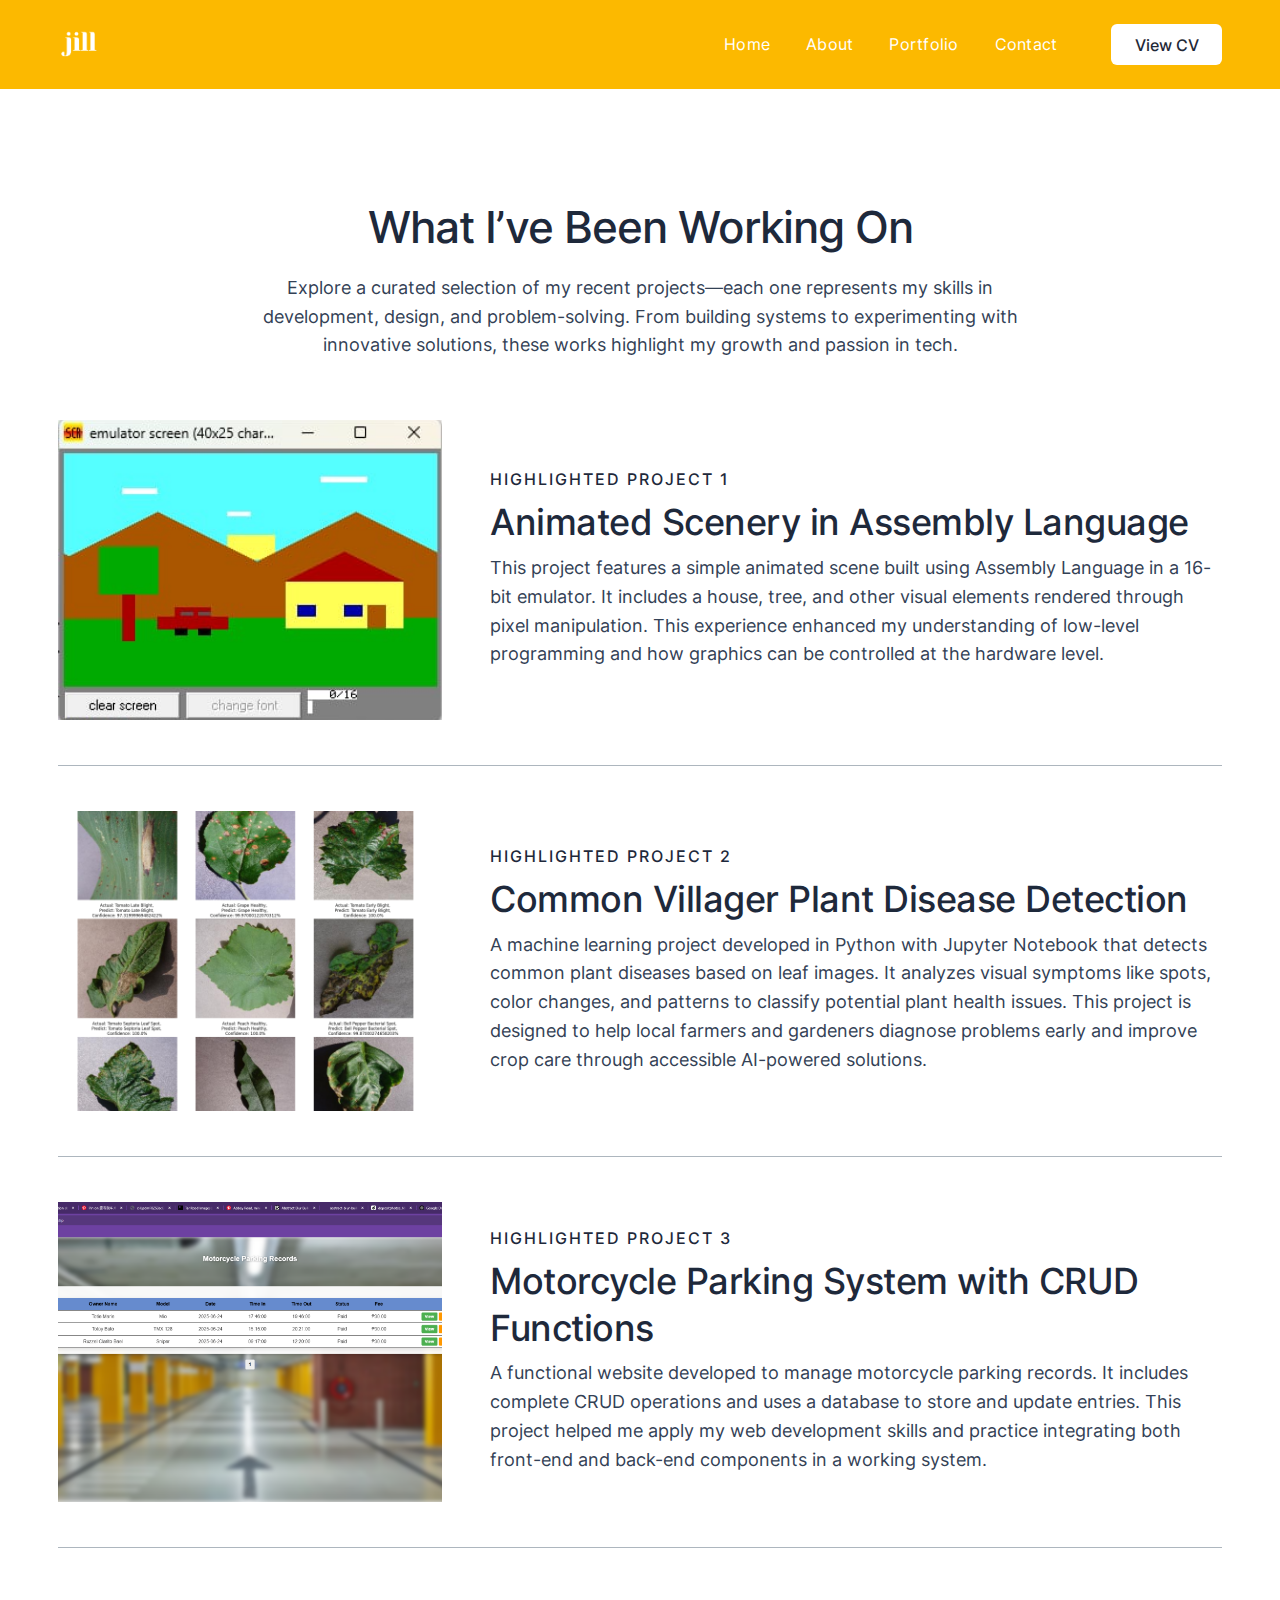
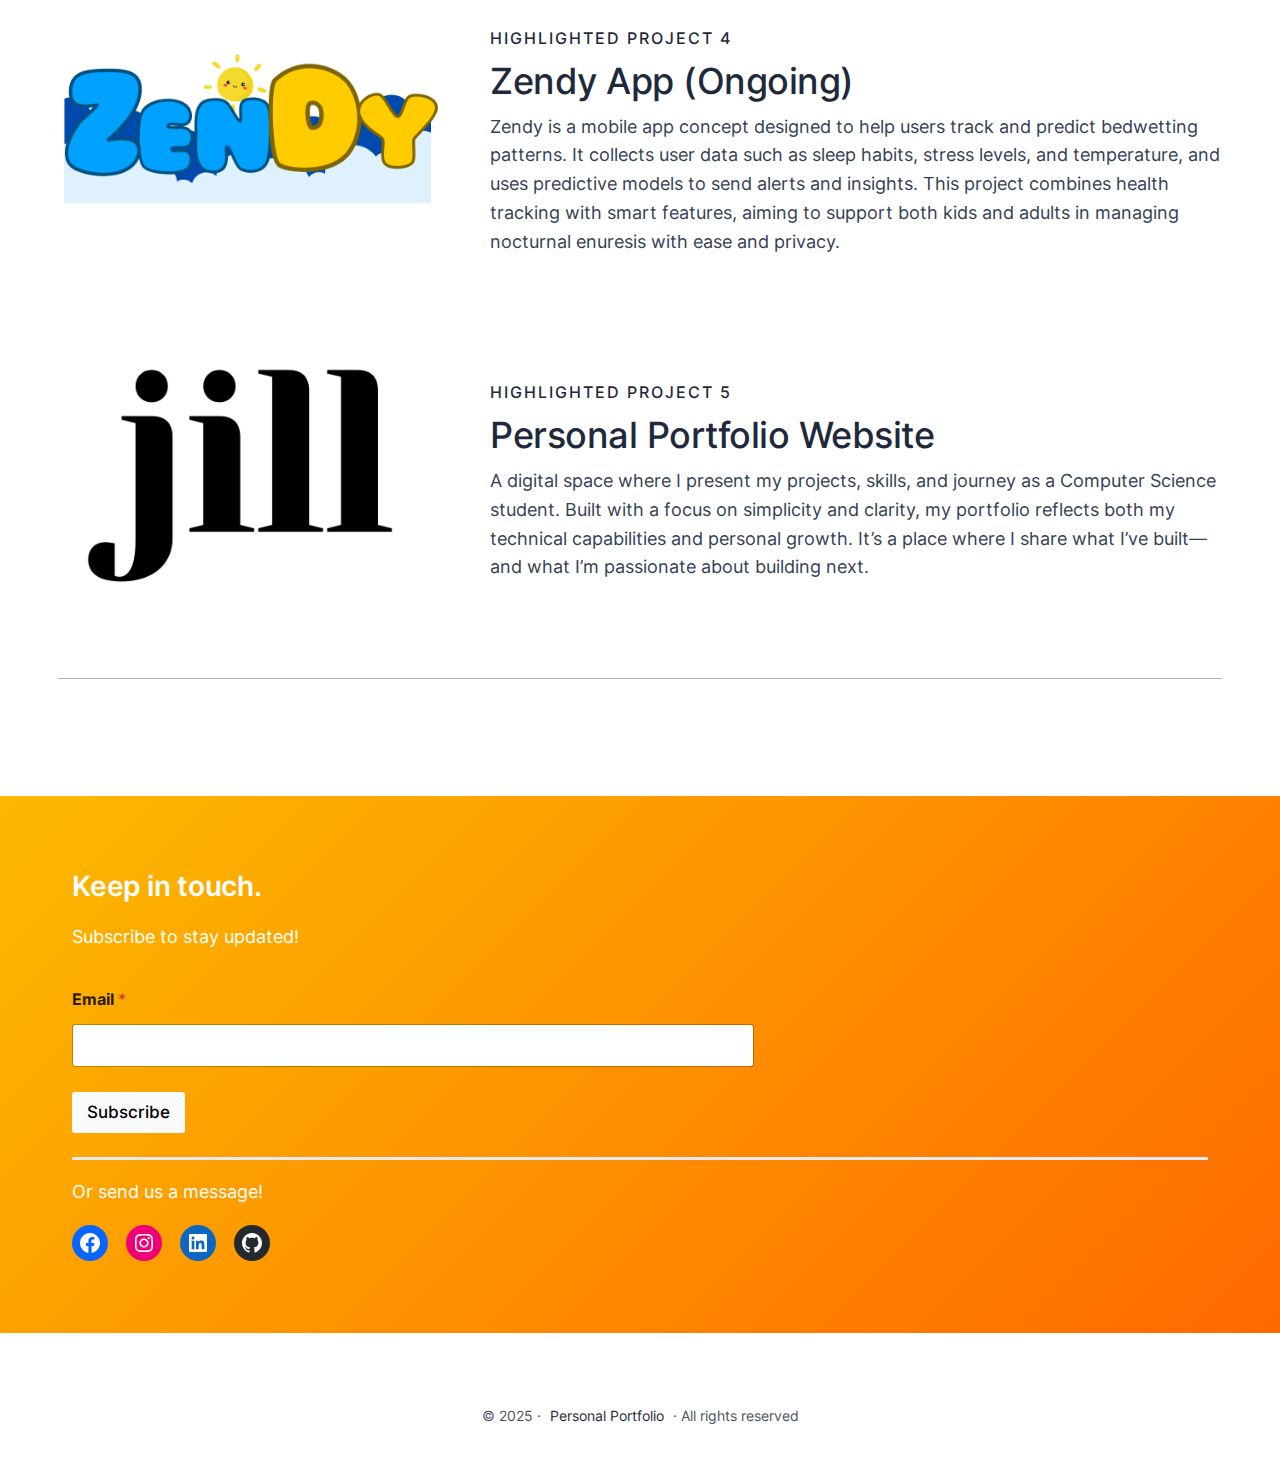
<file: portfolio/index.html>
<!DOCTYPE html>
<html lang="en-US">
<head>
	<meta charset="UTF-8">
	<meta name="viewport" content="width=device-width, initial-scale=1">
<meta name="robots" content="max-image-preview:large">
	<style>img:is([sizes="auto" i], [sizes^="auto," i]) { contain-intrinsic-size: 3000px 1500px }</style>
	<title>Portfolio &ndash; Personal Portfolio</title>
<link rel="alternate" type="application/rss+xml" title="Personal Portfolio &raquo; Feed" href="./../feed/index.html">
<link rel="alternate" type="application/rss+xml" title="Personal Portfolio &raquo; Comments Feed" href="./../comments/feed/index.html">
<script>
window._wpemojiSettings = {"baseUrl":"https:\/\/s.w.org\/images\/core\/emoji\/16.0.1\/72x72\/","ext":".png","svgUrl":"https:\/\/s.w.org\/images\/core\/emoji\/16.0.1\/svg\/","svgExt":".svg","source":{"concatemoji":"\/\/wp-includes\/js\/wp-emoji-release.min.js?ver=6.8.2"}};
/*! This file is auto-generated */
!function(s,n){var o,i,e;function c(e){try{var t={supportTests:e,timestamp:(new Date).valueOf()};sessionStorage.setItem(o,JSON.stringify(t))}catch(e){}}function p(e,t,n){e.clearRect(0,0,e.canvas.width,e.canvas.height),e.fillText(t,0,0);var t=new Uint32Array(e.getImageData(0,0,e.canvas.width,e.canvas.height).data),a=(e.clearRect(0,0,e.canvas.width,e.canvas.height),e.fillText(n,0,0),new Uint32Array(e.getImageData(0,0,e.canvas.width,e.canvas.height).data));return t.every(function(e,t){return e===a[t]})}function u(e,t){e.clearRect(0,0,e.canvas.width,e.canvas.height),e.fillText(t,0,0);for(var n=e.getImageData(16,16,1,1),a=0;a<n.data.length;a++)if(0!==n.data[a])return!1;return!0}function f(e,t,n,a){switch(t){case"flag":return n(e,"\ud83c\udff3\ufe0f\u200d\u26a7\ufe0f","\ud83c\udff3\ufe0f\u200b\u26a7\ufe0f")?!1:!n(e,"\ud83c\udde8\ud83c\uddf6","\ud83c\udde8\u200b\ud83c\uddf6")&&!n(e,"\ud83c\udff4\udb40\udc67\udb40\udc62\udb40\udc65\udb40\udc6e\udb40\udc67\udb40\udc7f","\ud83c\udff4\u200b\udb40\udc67\u200b\udb40\udc62\u200b\udb40\udc65\u200b\udb40\udc6e\u200b\udb40\udc67\u200b\udb40\udc7f");case"emoji":return!a(e,"\ud83e\udedf")}return!1}function g(e,t,n,a){var r="undefined"!=typeof WorkerGlobalScope&&self instanceof WorkerGlobalScope?new OffscreenCanvas(300,150):s.createElement("canvas"),o=r.getContext("2d",{willReadFrequently:!0}),i=(o.textBaseline="top",o.font="600 32px Arial",{});return e.forEach(function(e){i[e]=t(o,e,n,a)}),i}function t(e){var t=s.createElement("script");t.src=e,t.defer=!0,s.head.appendChild(t)}"undefined"!=typeof Promise&&(o="wpEmojiSettingsSupports",i=["flag","emoji"],n.supports={everything:!0,everythingExceptFlag:!0},e=new Promise(function(e){s.addEventListener("DOMContentLoaded",e,{once:!0})}),new Promise(function(t){var n=function(){try{var e=JSON.parse(sessionStorage.getItem(o));if("object"==typeof e&&"number"==typeof e.timestamp&&(new Date).valueOf()<e.timestamp+604800&&"object"==typeof e.supportTests)return e.supportTests}catch(e){}return null}();if(!n){if("undefined"!=typeof Worker&&"undefined"!=typeof OffscreenCanvas&&"undefined"!=typeof URL&&URL.createObjectURL&&"undefined"!=typeof Blob)try{var e="postMessage("+g.toString()+"("+[JSON.stringify(i),f.toString(),p.toString(),u.toString()].join(",")+"));",a=new Blob([e],{type:"text/javascript"}),r=new Worker(URL.createObjectURL(a),{name:"wpTestEmojiSupports"});return void(r.onmessage=function(e){c(n=e.data),r.terminate(),t(n)})}catch(e){}c(n=g(i,f,p,u))}t(n)}).then(function(e){for(var t in e)n.supports[t]=e[t],n.supports.everything=n.supports.everything&&n.supports[t],"flag"!==t&&(n.supports.everythingExceptFlag=n.supports.everythingExceptFlag&&n.supports[t]);n.supports.everythingExceptFlag=n.supports.everythingExceptFlag&&!n.supports.flag,n.DOMReady=!1,n.readyCallback=function(){n.DOMReady=!0}}).then(function(){return e}).then(function(){var e;n.supports.everything||(n.readyCallback(),(e=n.source||{}).concatemoji?t(e.concatemoji):e.wpemoji&&e.twemoji&&(t(e.twemoji),t(e.wpemoji)))}))}((window,document),window._wpemojiSettings);
</script>
<style id="wp-block-image-inline-css">
.wp-block-image>a,.wp-block-image>figure>a{display:inline-block}.wp-block-image img{box-sizing:border-box;height:auto;max-width:100%;vertical-align:bottom}@media not (prefers-reduced-motion){.wp-block-image img.hide{visibility:hidden}.wp-block-image img.show{animation:show-content-image .4s}}.wp-block-image[style*=border-radius] img,.wp-block-image[style*=border-radius]>a{border-radius:inherit}.wp-block-image.has-custom-border img{box-sizing:border-box}.wp-block-image.aligncenter{text-align:center}.wp-block-image.alignfull>a,.wp-block-image.alignwide>a{width:100%}.wp-block-image.alignfull img,.wp-block-image.alignwide img{height:auto;width:100%}.wp-block-image .aligncenter,.wp-block-image .alignleft,.wp-block-image .alignright,.wp-block-image.aligncenter,.wp-block-image.alignleft,.wp-block-image.alignright{display:table}.wp-block-image .aligncenter>figcaption,.wp-block-image .alignleft>figcaption,.wp-block-image .alignright>figcaption,.wp-block-image.aligncenter>figcaption,.wp-block-image.alignleft>figcaption,.wp-block-image.alignright>figcaption{caption-side:bottom;display:table-caption}.wp-block-image .alignleft{float:left;margin:.5em 1em .5em 0}.wp-block-image .alignright{float:right;margin:.5em 0 .5em 1em}.wp-block-image .aligncenter{margin-left:auto;margin-right:auto}.wp-block-image :where(figcaption){margin-bottom:1em;margin-top:.5em}.wp-block-image.is-style-circle-mask img{border-radius:9999px}@supports ((-webkit-mask-image:none) or (mask-image:none)) or (-webkit-mask-image:none){.wp-block-image.is-style-circle-mask img{border-radius:0;-webkit-mask-image:url('data:image/svg+xml;utf8,<svg viewBox="0 0 100 100" xmlns="http://www.w3.org/2000/svg"><circle cx="50" cy="50" r="50"/>');mask-image:url('data:image/svg+xml;utf8,<svg viewBox="0 0 100 100" xmlns="http://www.w3.org/2000/svg"><circle cx="50" cy="50" r="50"/>');mask-mode:alpha;-webkit-mask-position:center;mask-position:center;-webkit-mask-repeat:no-repeat;mask-repeat:no-repeat;-webkit-mask-size:contain;mask-size:contain}}:root :where(.wp-block-image.is-style-rounded img,.wp-block-image .is-style-rounded img){border-radius:9999px}.wp-block-image figure{margin:0}.wp-lightbox-container{display:flex;flex-direction:column;position:relative}.wp-lightbox-container img{cursor:zoom-in}.wp-lightbox-container img:hover+button{opacity:1}.wp-lightbox-container button{align-items:center;-webkit-backdrop-filter:blur(16px) saturate(180%);backdrop-filter:blur(16px) saturate(180%);background-color:#5a5a5a40;border:none;border-radius:4px;cursor:zoom-in;display:flex;height:20px;justify-content:center;opacity:0;padding:0;position:absolute;right:16px;text-align:center;top:16px;width:20px;z-index:100}@media not (prefers-reduced-motion){.wp-lightbox-container button{transition:opacity .2s ease}}.wp-lightbox-container button:focus-visible{outline:3px auto #5a5a5a40;outline:3px auto -webkit-focus-ring-color;outline-offset:3px}.wp-lightbox-container button:hover{cursor:pointer;opacity:1}.wp-lightbox-container button:focus{opacity:1}.wp-lightbox-container button:focus,.wp-lightbox-container button:hover,.wp-lightbox-container button:not(:hover):not(:active):not(.has-background){background-color:#5a5a5a40;border:none}.wp-lightbox-overlay{box-sizing:border-box;cursor:zoom-out;height:100vh;left:0;overflow:hidden;position:fixed;top:0;visibility:hidden;width:100%;z-index:100000}.wp-lightbox-overlay .close-button{align-items:center;cursor:pointer;display:flex;justify-content:center;min-height:40px;min-width:40px;padding:0;position:absolute;right:calc(env(safe-area-inset-right) + 16px);top:calc(env(safe-area-inset-top) + 16px);z-index:5000000}.wp-lightbox-overlay .close-button:focus,.wp-lightbox-overlay .close-button:hover,.wp-lightbox-overlay .close-button:not(:hover):not(:active):not(.has-background){background:none;border:none}.wp-lightbox-overlay .lightbox-image-container{height:var(--wp--lightbox-container-height);left:50%;overflow:hidden;position:absolute;top:50%;transform:translate(-50%,-50%);transform-origin:top left;width:var(--wp--lightbox-container-width);z-index:9999999999}.wp-lightbox-overlay .wp-block-image{align-items:center;box-sizing:border-box;display:flex;height:100%;justify-content:center;margin:0;position:relative;transform-origin:0 0;width:100%;z-index:3000000}.wp-lightbox-overlay .wp-block-image img{height:var(--wp--lightbox-image-height);min-height:var(--wp--lightbox-image-height);min-width:var(--wp--lightbox-image-width);width:var(--wp--lightbox-image-width)}.wp-lightbox-overlay .wp-block-image figcaption{display:none}.wp-lightbox-overlay button{background:none;border:none}.wp-lightbox-overlay .scrim{background-color:#fff;height:100%;opacity:.9;position:absolute;width:100%;z-index:2000000}.wp-lightbox-overlay.active{visibility:visible}@media not (prefers-reduced-motion){.wp-lightbox-overlay.active{animation:turn-on-visibility .25s both}.wp-lightbox-overlay.active img{animation:turn-on-visibility .35s both}.wp-lightbox-overlay.show-closing-animation:not(.active){animation:turn-off-visibility .35s both}.wp-lightbox-overlay.show-closing-animation:not(.active) img{animation:turn-off-visibility .25s both}.wp-lightbox-overlay.zoom.active{animation:none;opacity:1;visibility:visible}.wp-lightbox-overlay.zoom.active .lightbox-image-container{animation:lightbox-zoom-in .4s}.wp-lightbox-overlay.zoom.active .lightbox-image-container img{animation:none}.wp-lightbox-overlay.zoom.active .scrim{animation:turn-on-visibility .4s forwards}.wp-lightbox-overlay.zoom.show-closing-animation:not(.active){animation:none}.wp-lightbox-overlay.zoom.show-closing-animation:not(.active) .lightbox-image-container{animation:lightbox-zoom-out .4s}.wp-lightbox-overlay.zoom.show-closing-animation:not(.active) .lightbox-image-container img{animation:none}.wp-lightbox-overlay.zoom.show-closing-animation:not(.active) .scrim{animation:turn-off-visibility .4s forwards}}@keyframes show-content-image{0%{visibility:hidden}99%{visibility:hidden}to{visibility:visible}}@keyframes turn-on-visibility{0%{opacity:0}to{opacity:1}}@keyframes turn-off-visibility{0%{opacity:1;visibility:visible}99%{opacity:0;visibility:visible}to{opacity:0;visibility:hidden}}@keyframes lightbox-zoom-in{0%{transform:translate(calc((-100vw + var(--wp--lightbox-scrollbar-width))/2 + var(--wp--lightbox-initial-left-position)),calc(-50vh + var(--wp--lightbox-initial-top-position))) scale(var(--wp--lightbox-scale))}to{transform:translate(-50%,-50%) scale(1)}}@keyframes lightbox-zoom-out{0%{transform:translate(-50%,-50%) scale(1);visibility:visible}99%{visibility:visible}to{transform:translate(calc((-100vw + var(--wp--lightbox-scrollbar-width))/2 + var(--wp--lightbox-initial-left-position)),calc(-50vh + var(--wp--lightbox-initial-top-position))) scale(var(--wp--lightbox-scale));visibility:hidden}}
</style>
<style id="wp-block-image-theme-inline-css">
:root :where(.wp-block-image figcaption){color:#555;font-size:13px;text-align:center}.is-dark-theme :root :where(.wp-block-image figcaption){color:#ffffffa6}.wp-block-image{margin:0 0 1em}
</style>
<style id="wp-block-navigation-link-inline-css">
.wp-block-navigation .wp-block-navigation-item__label{overflow-wrap:break-word}.wp-block-navigation .wp-block-navigation-item__description{display:none}.link-ui-tools{border-top:1px solid #f0f0f0;padding:8px}.link-ui-block-inserter{padding-top:8px}.link-ui-block-inserter__back{margin-left:8px;text-transform:uppercase}
</style>
<link rel="stylesheet" id="wp-block-navigation-css" href="./../wp-includes/blocks/navigation/style.min.css?ver=6.8.2" media="all">
<style id="wp-block-button-inline-css">
.wp-block-button__link{align-content:center;box-sizing:border-box;cursor:pointer;display:inline-block;height:100%;text-align:center;word-break:break-word}.wp-block-button__link.aligncenter{text-align:center}.wp-block-button__link.alignright{text-align:right}:where(.wp-block-button__link){border-radius:9999px;box-shadow:none;padding:calc(.667em + 2px) calc(1.333em + 2px);text-decoration:none}.wp-block-button[style*=text-decoration] .wp-block-button__link{text-decoration:inherit}.wp-block-buttons>.wp-block-button.has-custom-width{max-width:none}.wp-block-buttons>.wp-block-button.has-custom-width .wp-block-button__link{width:100%}.wp-block-buttons>.wp-block-button.has-custom-font-size .wp-block-button__link{font-size:inherit}.wp-block-buttons>.wp-block-button.wp-block-button__width-25{width:calc(25% - var(--wp--style--block-gap, .5em)*.75)}.wp-block-buttons>.wp-block-button.wp-block-button__width-50{width:calc(50% - var(--wp--style--block-gap, .5em)*.5)}.wp-block-buttons>.wp-block-button.wp-block-button__width-75{width:calc(75% - var(--wp--style--block-gap, .5em)*.25)}.wp-block-buttons>.wp-block-button.wp-block-button__width-100{flex-basis:100%;width:100%}.wp-block-buttons.is-vertical>.wp-block-button.wp-block-button__width-25{width:25%}.wp-block-buttons.is-vertical>.wp-block-button.wp-block-button__width-50{width:50%}.wp-block-buttons.is-vertical>.wp-block-button.wp-block-button__width-75{width:75%}.wp-block-button.is-style-squared,.wp-block-button__link.wp-block-button.is-style-squared{border-radius:0}.wp-block-button.no-border-radius,.wp-block-button__link.no-border-radius{border-radius:0!important}:root :where(.wp-block-button .wp-block-button__link.is-style-outline),:root :where(.wp-block-button.is-style-outline>.wp-block-button__link){border:2px solid;padding:.667em 1.333em}:root :where(.wp-block-button .wp-block-button__link.is-style-outline:not(.has-text-color)),:root :where(.wp-block-button.is-style-outline>.wp-block-button__link:not(.has-text-color)){color:currentColor}:root :where(.wp-block-button .wp-block-button__link.is-style-outline:not(.has-background)),:root :where(.wp-block-button.is-style-outline>.wp-block-button__link:not(.has-background)){background-color:initial;background-image:none}

			div.is-style-swt-button-secondary .wp-element-button {
                color: var(--wp--preset--color--body);
				background: var(--wp--preset--color--surface);
			}

            div.is-style-swt-button-secondary .wp-element-button:hover {
                color: var(--wp--preset--color--body);
				background: var(--wp--preset--color--surface);
			}
		

			div.is-style-swt-button-inverse .wp-element-button {
                color: #1F2937;
				background: #fff;
			}

            div.is-style-swt-button-inverse .wp-element-button:hover {
                color: #1F2937;
				background: #fff;
			}
		
</style>
<style id="wp-block-buttons-inline-css">
.wp-block-buttons{box-sizing:border-box}.wp-block-buttons.is-vertical{flex-direction:column}.wp-block-buttons.is-vertical>.wp-block-button:last-child{margin-bottom:0}.wp-block-buttons>.wp-block-button{display:inline-block;margin:0}.wp-block-buttons.is-content-justification-left{justify-content:flex-start}.wp-block-buttons.is-content-justification-left.is-vertical{align-items:flex-start}.wp-block-buttons.is-content-justification-center{justify-content:center}.wp-block-buttons.is-content-justification-center.is-vertical{align-items:center}.wp-block-buttons.is-content-justification-right{justify-content:flex-end}.wp-block-buttons.is-content-justification-right.is-vertical{align-items:flex-end}.wp-block-buttons.is-content-justification-space-between{justify-content:space-between}.wp-block-buttons.aligncenter{text-align:center}.wp-block-buttons:not(.is-content-justification-space-between,.is-content-justification-right,.is-content-justification-left,.is-content-justification-center) .wp-block-button.aligncenter{margin-left:auto;margin-right:auto;width:100%}.wp-block-buttons[style*=text-decoration] .wp-block-button,.wp-block-buttons[style*=text-decoration] .wp-block-button__link{text-decoration:inherit}.wp-block-buttons.has-custom-font-size .wp-block-button__link{font-size:inherit}.wp-block-buttons .wp-block-button__link{width:100%}.wp-block-button.aligncenter{text-align:center}
</style>
<style id="wp-block-group-inline-css">
.wp-block-group{box-sizing:border-box}:where(.wp-block-group.wp-block-group-is-layout-constrained){position:relative}
</style>
<style id="wp-block-group-theme-inline-css">
:where(.wp-block-group.has-background){padding:1.25em 2.375em}
</style>
<style id="wp-block-template-part-theme-inline-css">
:root :where(.wp-block-template-part.has-background){margin-bottom:0;margin-top:0;padding:1.25em 2.375em}
</style>
<style id="wp-block-paragraph-inline-css">
.is-small-text{font-size:.875em}.is-regular-text{font-size:1em}.is-large-text{font-size:2.25em}.is-larger-text{font-size:3em}.has-drop-cap:not(:focus):first-letter{float:left;font-size:8.4em;font-style:normal;font-weight:100;line-height:.68;margin:.05em .1em 0 0;text-transform:uppercase}body.rtl .has-drop-cap:not(:focus):first-letter{float:none;margin-left:.1em}p.has-drop-cap.has-background{overflow:hidden}:root :where(p.has-background){padding:1.25em 2.375em}:where(p.has-text-color:not(.has-link-color)) a{color:inherit}p.has-text-align-left[style*="writing-mode:vertical-lr"],p.has-text-align-right[style*="writing-mode:vertical-rl"]{rotate:180deg}
</style>
<style id="wp-block-separator-inline-css">
@charset "UTF-8";.wp-block-separator{border:none;border-top:2px solid}:root :where(.wp-block-separator.is-style-dots){height:auto;line-height:1;text-align:center}:root :where(.wp-block-separator.is-style-dots):before{color:currentColor;content:"&middot;&middot;&middot;";font-family:serif;font-size:1.5em;letter-spacing:2em;padding-left:2em}.wp-block-separator.is-style-dots{background:none!important;border:none!important}

        .is-style-swt-separator-wide-thin-line.wp-block-separator:not(.is-style-wide):not(.is-style-dots){
                max-width: var(--wp--style--global--content-size);
                width: 100%;
                border-width: 1px;
			}
		
</style>
<style id="wp-block-separator-theme-inline-css">
.wp-block-separator.has-css-opacity{opacity:.4}.wp-block-separator{border:none;border-bottom:2px solid;margin-left:auto;margin-right:auto}.wp-block-separator.has-alpha-channel-opacity{opacity:1}.wp-block-separator:not(.is-style-wide):not(.is-style-dots){width:100px}.wp-block-separator.has-background:not(.is-style-dots){border-bottom:none;height:1px}.wp-block-separator.has-background:not(.is-style-wide):not(.is-style-dots){height:2px}
</style>
<link rel="stylesheet" id="wp-block-social-links-css" href="./../wp-includes/blocks/social-links/style.min.css?ver=6.8.2" media="all">
<style id="wp-block-site-title-inline-css">
.wp-block-site-title{box-sizing:border-box}.wp-block-site-title :where(a){color:inherit;font-family:inherit;font-size:inherit;font-style:inherit;font-weight:inherit;letter-spacing:inherit;line-height:inherit;text-decoration:inherit}
</style>
<style id="wp-emoji-styles-inline-css">

	img.wp-smiley, img.emoji {
		display: inline !important;
		border: none !important;
		box-shadow: none !important;
		height: 1em !important;
		width: 1em !important;
		margin: 0 0.07em !important;
		vertical-align: -0.1em !important;
		background: none !important;
		padding: 0 !important;
	}
</style>
<style id="wp-block-library-inline-css">
:root{--wp-admin-theme-color:#007cba;--wp-admin-theme-color--rgb:0,124,186;--wp-admin-theme-color-darker-10:#006ba1;--wp-admin-theme-color-darker-10--rgb:0,107,161;--wp-admin-theme-color-darker-20:#005a87;--wp-admin-theme-color-darker-20--rgb:0,90,135;--wp-admin-border-width-focus:2px;--wp-block-synced-color:#7a00df;--wp-block-synced-color--rgb:122,0,223;--wp-bound-block-color:var(--wp-block-synced-color)}@media (min-resolution:192dpi){:root{--wp-admin-border-width-focus:1.5px}}.wp-element-button{cursor:pointer}:root{--wp--preset--font-size--normal:16px;--wp--preset--font-size--huge:42px}:root .has-very-light-gray-background-color{background-color:#eee}:root .has-very-dark-gray-background-color{background-color:#313131}:root .has-very-light-gray-color{color:#eee}:root .has-very-dark-gray-color{color:#313131}:root .has-vivid-green-cyan-to-vivid-cyan-blue-gradient-background{background:linear-gradient(135deg,#00d084,#0693e3)}:root .has-purple-crush-gradient-background{background:linear-gradient(135deg,#34e2e4,#4721fb 50%,#ab1dfe)}:root .has-hazy-dawn-gradient-background{background:linear-gradient(135deg,#faaca8,#dad0ec)}:root .has-subdued-olive-gradient-background{background:linear-gradient(135deg,#fafae1,#67a671)}:root .has-atomic-cream-gradient-background{background:linear-gradient(135deg,#fdd79a,#004a59)}:root .has-nightshade-gradient-background{background:linear-gradient(135deg,#330968,#31cdcf)}:root .has-midnight-gradient-background{background:linear-gradient(135deg,#020381,#2874fc)}.has-regular-font-size{font-size:1em}.has-larger-font-size{font-size:2.625em}.has-normal-font-size{font-size:var(--wp--preset--font-size--normal)}.has-huge-font-size{font-size:var(--wp--preset--font-size--huge)}.has-text-align-center{text-align:center}.has-text-align-left{text-align:left}.has-text-align-right{text-align:right}#end-resizable-editor-section{display:none}.aligncenter{clear:both}.items-justified-left{justify-content:flex-start}.items-justified-center{justify-content:center}.items-justified-right{justify-content:flex-end}.items-justified-space-between{justify-content:space-between}.screen-reader-text{border:0;clip-path:inset(50%);height:1px;margin:-1px;overflow:hidden;padding:0;position:absolute;width:1px;word-wrap:normal!important}.screen-reader-text:focus{background-color:#ddd;clip-path:none;color:#444;display:block;font-size:1em;height:auto;left:5px;line-height:normal;padding:15px 23px 14px;text-decoration:none;top:5px;width:auto;z-index:100000}html :where(.has-border-color){border-style:solid}html :where([style*=border-top-color]){border-top-style:solid}html :where([style*=border-right-color]){border-right-style:solid}html :where([style*=border-bottom-color]){border-bottom-style:solid}html :where([style*=border-left-color]){border-left-style:solid}html :where([style*=border-width]){border-style:solid}html :where([style*=border-top-width]){border-top-style:solid}html :where([style*=border-right-width]){border-right-style:solid}html :where([style*=border-bottom-width]){border-bottom-style:solid}html :where([style*=border-left-width]){border-left-style:solid}html :where(img[class*=wp-image-]){height:auto;max-width:100%}:where(figure){margin:0 0 1em}html :where(.is-position-sticky){--wp-admin--admin-bar--position-offset:var(--wp-admin--admin-bar--height,0px)}@media screen and (max-width:600px){html :where(.is-position-sticky){--wp-admin--admin-bar--position-offset:0px}}
</style>
<link rel="stylesheet" id="spectra-one-editor-css" href="./../wp-content/themes/spectra-one/assets/css/minified/editor.min.css?ver=1.1.7" media="all">
<style id="global-styles-inline-css">
:root{--wp--preset--aspect-ratio--square: 1;--wp--preset--aspect-ratio--4-3: 4/3;--wp--preset--aspect-ratio--3-4: 3/4;--wp--preset--aspect-ratio--3-2: 3/2;--wp--preset--aspect-ratio--2-3: 2/3;--wp--preset--aspect-ratio--16-9: 16/9;--wp--preset--aspect-ratio--9-16: 9/16;--wp--preset--color--black: #000000;--wp--preset--color--cyan-bluish-gray: #abb8c3;--wp--preset--color--white: #ffffff;--wp--preset--color--pale-pink: #f78da7;--wp--preset--color--vivid-red: #cf2e2e;--wp--preset--color--luminous-vivid-orange: #ff6900;--wp--preset--color--luminous-vivid-amber: #fcb900;--wp--preset--color--light-green-cyan: #7bdcb5;--wp--preset--color--vivid-green-cyan: #00d084;--wp--preset--color--pale-cyan-blue: #8ed1fc;--wp--preset--color--vivid-cyan-blue: #0693e3;--wp--preset--color--vivid-purple: #9b51e0;--wp--preset--color--primary: #fcb900;--wp--preset--color--secondary: #7345F7;--wp--preset--color--heading: #1F2937;--wp--preset--color--body: #4B5563;--wp--preset--color--background: #FFFFFF;--wp--preset--color--tertiary: #F6EBFE;--wp--preset--color--quaternary: #FFFBEB;--wp--preset--color--surface: #F8FAFC;--wp--preset--color--foreground: #6431F7;--wp--preset--color--outline: #E6E9EF;--wp--preset--color--neutral: #6E7787;--wp--preset--color--transparent: transparent;--wp--preset--color--current-color: currentColor;--wp--preset--color--inherit: inherit;--wp--preset--color--custom-luminous-vivid-amber: #fcb900;--wp--preset--gradient--vivid-cyan-blue-to-vivid-purple: linear-gradient(135deg,rgba(6,147,227,1) 0%,rgb(155,81,224) 100%);--wp--preset--gradient--light-green-cyan-to-vivid-green-cyan: linear-gradient(135deg,rgb(122,220,180) 0%,rgb(0,208,130) 100%);--wp--preset--gradient--luminous-vivid-amber-to-luminous-vivid-orange: linear-gradient(135deg,rgba(252,185,0,1) 0%,rgba(255,105,0,1) 100%);--wp--preset--gradient--luminous-vivid-orange-to-vivid-red: linear-gradient(135deg,rgba(255,105,0,1) 0%,rgb(207,46,46) 100%);--wp--preset--gradient--very-light-gray-to-cyan-bluish-gray: linear-gradient(135deg,rgb(238,238,238) 0%,rgb(169,184,195) 100%);--wp--preset--gradient--cool-to-warm-spectrum: linear-gradient(135deg,rgb(74,234,220) 0%,rgb(151,120,209) 20%,rgb(207,42,186) 40%,rgb(238,44,130) 60%,rgb(251,105,98) 80%,rgb(254,248,76) 100%);--wp--preset--gradient--blush-light-purple: linear-gradient(135deg,rgb(255,206,236) 0%,rgb(152,150,240) 100%);--wp--preset--gradient--blush-bordeaux: linear-gradient(135deg,rgb(254,205,165) 0%,rgb(254,45,45) 50%,rgb(107,0,62) 100%);--wp--preset--gradient--luminous-dusk: linear-gradient(135deg,rgb(255,203,112) 0%,rgb(199,81,192) 50%,rgb(65,88,208) 100%);--wp--preset--gradient--pale-ocean: linear-gradient(135deg,rgb(255,245,203) 0%,rgb(182,227,212) 50%,rgb(51,167,181) 100%);--wp--preset--gradient--electric-grass: linear-gradient(135deg,rgb(202,248,128) 0%,rgb(113,206,126) 100%);--wp--preset--gradient--midnight: linear-gradient(135deg,rgb(2,3,129) 0%,rgb(40,116,252) 100%);--wp--preset--gradient--primary: linear-gradient(286.83deg, #931CF0 -1.55%, #4F2CDD 100%);;--wp--preset--font-size--small: clamp(14px, 1.6vw, 16px);--wp--preset--font-size--medium: clamp(16px, 1.8vw, 18px);--wp--preset--font-size--large: clamp(20px, 2.2vw, 22px);--wp--preset--font-size--x-large: clamp(24px, 3vw, 28px);--wp--preset--font-size--x-small: clamp(12px, 1.5vw, 14px);--wp--preset--font-size--xx-large: clamp(28px, 3.6vw, 36px);--wp--preset--font-size--xxx-large: clamp(32px, 3.6vw, 44px);--wp--preset--font-size--xxxx-large: clamp(40px, 6.6vw, 56px);--wp--preset--font-family--inter: "Inter", sans-serif;--wp--preset--spacing--20: 0.44rem;--wp--preset--spacing--30: 0.67rem;--wp--preset--spacing--40: 1rem;--wp--preset--spacing--50: 1.5rem;--wp--preset--spacing--60: 2.25rem;--wp--preset--spacing--70: 3.38rem;--wp--preset--spacing--80: 5.06rem;--wp--preset--spacing--xxx-small: calc(var(--wp--preset--font-size--medium,1rem)/4);--wp--preset--spacing--xx-small: calc(var(--wp--preset--font-size--medium,1rem)/2);--wp--preset--spacing--x-small: calc(var(--wp--preset--font-size--medium,1rem));--wp--preset--spacing--small: calc(var(--wp--preset--font-size--medium,1rem)*1.5);--wp--preset--spacing--medium: calc(var(--wp--preset--font-size--medium,1rem)*2);--wp--preset--spacing--large: calc(var(--wp--preset--font-size--medium,1rem)*3);--wp--preset--spacing--x-large: calc(var(--wp--preset--font-size--medium,1rem)*4);--wp--preset--spacing--xx-large: calc(var(--wp--preset--font-size--medium,1rem)*6);--wp--preset--shadow--natural: 6px 6px 9px rgba(0, 0, 0, 0.2);--wp--preset--shadow--deep: 12px 12px 50px rgba(0, 0, 0, 0.4);--wp--preset--shadow--sharp: 6px 6px 0px rgba(0, 0, 0, 0.2);--wp--preset--shadow--outlined: 6px 6px 0px -3px rgba(255, 255, 255, 1), 6px 6px rgba(0, 0, 0, 1);--wp--preset--shadow--crisp: 6px 6px 0px rgba(0, 0, 0, 1);--wp--custom--font-weight--black: 900;--wp--custom--font-weight--extra-bold: 800;--wp--custom--font-weight--bold: 700;--wp--custom--font-weight--semi-bold: 600;--wp--custom--font-weight--medium: 500;--wp--custom--font-weight--regular: 400;--wp--custom--font-weight--light: 300;--wp--custom--font-weight--extra-light: 200;--wp--custom--font-weight--thin: 100;--wp--custom--line-height--initial: 1;--wp--custom--line-height--xx-small: 1.2;--wp--custom--line-height--x-small: 1.3;--wp--custom--line-height--small: 1.4;--wp--custom--line-height--medium: 1.45;--wp--custom--line-height--large: 1.6;--wp--custom--border-radius--xx-small: 4px;--wp--custom--border-radius--x-small: 6px;--wp--custom--border-radius--small: 8px;--wp--custom--border-radius--medium: 12px;--wp--custom--border-radius--large: 16px;--wp--custom--border-radius--x-large: 20px;--wp--custom--border-radius--xx-large: 24px;--wp--custom--border-radius--full: 999px;--wp--custom--font-family--body: var(--wp--preset--font-family--inter);}:root { --wp--style--global--content-size: 764px;--wp--style--global--wide-size: 1164px; }:where(body) { margin: 0; }.wp-site-blocks { padding-top: var(--wp--style--root--padding-top); padding-bottom: var(--wp--style--root--padding-bottom); }.has-global-padding { padding-right: var(--wp--style--root--padding-right); padding-left: var(--wp--style--root--padding-left); }.has-global-padding > .alignfull { margin-right: calc(var(--wp--style--root--padding-right) * -1); margin-left: calc(var(--wp--style--root--padding-left) * -1); }.has-global-padding :where(:not(.alignfull.is-layout-flow) > .has-global-padding:not(.wp-block-block, .alignfull)) { padding-right: 0; padding-left: 0; }.has-global-padding :where(:not(.alignfull.is-layout-flow) > .has-global-padding:not(.wp-block-block, .alignfull)) > .alignfull { margin-left: 0; margin-right: 0; }.wp-site-blocks > .alignleft { float: left; margin-right: 2em; }.wp-site-blocks > .alignright { float: right; margin-left: 2em; }.wp-site-blocks > .aligncenter { justify-content: center; margin-left: auto; margin-right: auto; }:where(.wp-site-blocks) > * { margin-block-start: var(--wp--preset--spacing--x-small); margin-block-end: 0; }:where(.wp-site-blocks) > :first-child { margin-block-start: 0; }:where(.wp-site-blocks) > :last-child { margin-block-end: 0; }:root { --wp--style--block-gap: var(--wp--preset--spacing--x-small); }:root :where(.is-layout-flow) > :first-child{margin-block-start: 0;}:root :where(.is-layout-flow) > :last-child{margin-block-end: 0;}:root :where(.is-layout-flow) > *{margin-block-start: var(--wp--preset--spacing--x-small);margin-block-end: 0;}:root :where(.is-layout-constrained) > :first-child{margin-block-start: 0;}:root :where(.is-layout-constrained) > :last-child{margin-block-end: 0;}:root :where(.is-layout-constrained) > *{margin-block-start: var(--wp--preset--spacing--x-small);margin-block-end: 0;}:root :where(.is-layout-flex){gap: var(--wp--preset--spacing--x-small);}:root :where(.is-layout-grid){gap: var(--wp--preset--spacing--x-small);}.is-layout-flow > .alignleft{float: left;margin-inline-start: 0;margin-inline-end: 2em;}.is-layout-flow > .alignright{float: right;margin-inline-start: 2em;margin-inline-end: 0;}.is-layout-flow > .aligncenter{margin-left: auto !important;margin-right: auto !important;}.is-layout-constrained > .alignleft{float: left;margin-inline-start: 0;margin-inline-end: 2em;}.is-layout-constrained > .alignright{float: right;margin-inline-start: 2em;margin-inline-end: 0;}.is-layout-constrained > .aligncenter{margin-left: auto !important;margin-right: auto !important;}.is-layout-constrained > :where(:not(.alignleft):not(.alignright):not(.alignfull)){max-width: var(--wp--style--global--content-size);margin-left: auto !important;margin-right: auto !important;}.is-layout-constrained > .alignwide{max-width: var(--wp--style--global--wide-size);}body .is-layout-flex{display: flex;}.is-layout-flex{flex-wrap: wrap;align-items: center;}.is-layout-flex > :is(*, div){margin: 0;}body .is-layout-grid{display: grid;}.is-layout-grid > :is(*, div){margin: 0;}body{background-color: var(--wp--preset--color--background);color: var(--wp--preset--color--body);font-family: var(--wp--custom--font-family--body);font-size: var(--wp--preset--font-size--medium);font-weight: var(--wp--custom--font-weight--regular);line-height: var(--wp--custom--line-height--large);--wp--style--root--padding-top: 0px;--wp--style--root--padding-right: 0px;--wp--style--root--padding-bottom: 0px;--wp--style--root--padding-left: 0px;}a:where(:not(.wp-element-button)){color: var(--wp--preset--color--primary);text-decoration: none;}:root :where(a:where(:not(.wp-element-button)):hover){color: var(--wp--preset--color--secondary);}h1, h2, h3, h4, h5, h6{color: var(--wp--preset--color--heading);}h1{font-size: var(--wp--preset--font-size--xxxx-large);font-weight: var(--wp--custom--font-weight--medium);letter-spacing: -2px;line-height: var(--wp--custom--line-height--xx-small);margin-bottom: var(--wp--preset--spacing--small);}h2{font-size: var(--wp--preset--font-size--xxx-large);font-weight: var(--wp--custom--font-weight--medium);letter-spacing: -1px;line-height: var(--wp--custom--line-height--xx-small);margin-top: var(--wp--preset--spacing--medium);margin-bottom: var(--wp--preset--spacing--x-small);}h3{font-size: var(--wp--preset--font-size--xx-large);font-weight: var(--wp--custom--font-weight--medium);letter-spacing: -0.5px;line-height: var(--wp--custom--line-height--x-small);margin-top: var(--wp--preset--spacing--medium);margin-bottom: var(--wp--preset--spacing--x-small);}h4{font-size: var(--wp--preset--font-size--x-large);font-weight: var(--wp--custom--font-weight--semi-bold);letter-spacing: -0.25px;line-height: var(--wp--custom--line-height--x-small);margin-top: var(--wp--preset--spacing--small);margin-bottom: var(--wp--preset--spacing--xx-small);}h5{font-size: var(--wp--preset--font-size--large);font-weight: var(--wp--custom--font-weight--semi-bold);line-height: var(--wp--custom--line-height--medium);margin-top: var(--wp--preset--spacing--small);margin-bottom: var(--wp--preset--spacing--xx-small);}h6{font-size: var(--wp--preset--font-size--medium);font-weight: var(--wp--custom--font-weight--semi-bold);line-height: var(--wp--custom--line-height--medium);margin-top: var(--wp--preset--spacing--x-small);margin-bottom: var(--wp--preset--spacing--xx-small);}:root :where(.wp-element-button, .wp-block-button__link){background-color: var(--wp--preset--color--primary);border-radius: 0.375em;border-color: var(--wp--preset--color--primary);border-width: 0;color: var(--wp--preset--color--background);font-family: inherit;font-size: var(--wp--preset--font-size--small);font-weight: var(--wp--custom--font-weight--medium);line-height: var(--wp--custom--line-height--initial);padding: calc(0.667em + 2px) calc(1.333em + 2px);text-decoration: none;}:root :where(.wp-element-button:hover, .wp-block-button__link:hover){background-color: var(--wp--preset--color--secondary);}.has-black-color{color: var(--wp--preset--color--black) !important;}.has-cyan-bluish-gray-color{color: var(--wp--preset--color--cyan-bluish-gray) !important;}.has-white-color{color: var(--wp--preset--color--white) !important;}.has-pale-pink-color{color: var(--wp--preset--color--pale-pink) !important;}.has-vivid-red-color{color: var(--wp--preset--color--vivid-red) !important;}.has-luminous-vivid-orange-color{color: var(--wp--preset--color--luminous-vivid-orange) !important;}.has-luminous-vivid-amber-color{color: var(--wp--preset--color--luminous-vivid-amber) !important;}.has-light-green-cyan-color{color: var(--wp--preset--color--light-green-cyan) !important;}.has-vivid-green-cyan-color{color: var(--wp--preset--color--vivid-green-cyan) !important;}.has-pale-cyan-blue-color{color: var(--wp--preset--color--pale-cyan-blue) !important;}.has-vivid-cyan-blue-color{color: var(--wp--preset--color--vivid-cyan-blue) !important;}.has-vivid-purple-color{color: var(--wp--preset--color--vivid-purple) !important;}.has-primary-color{color: var(--wp--preset--color--primary) !important;}.has-secondary-color{color: var(--wp--preset--color--secondary) !important;}.has-heading-color{color: var(--wp--preset--color--heading) !important;}.has-body-color{color: var(--wp--preset--color--body) !important;}.has-background-color{color: var(--wp--preset--color--background) !important;}.has-tertiary-color{color: var(--wp--preset--color--tertiary) !important;}.has-quaternary-color{color: var(--wp--preset--color--quaternary) !important;}.has-surface-color{color: var(--wp--preset--color--surface) !important;}.has-foreground-color{color: var(--wp--preset--color--foreground) !important;}.has-outline-color{color: var(--wp--preset--color--outline) !important;}.has-neutral-color{color: var(--wp--preset--color--neutral) !important;}.has-transparent-color{color: var(--wp--preset--color--transparent) !important;}.has-current-color-color{color: var(--wp--preset--color--current-color) !important;}.has-inherit-color{color: var(--wp--preset--color--inherit) !important;}.has-custom-luminous-vivid-amber-color{color: var(--wp--preset--color--custom-luminous-vivid-amber) !important;}.has-black-background-color{background-color: var(--wp--preset--color--black) !important;}.has-cyan-bluish-gray-background-color{background-color: var(--wp--preset--color--cyan-bluish-gray) !important;}.has-white-background-color{background-color: var(--wp--preset--color--white) !important;}.has-pale-pink-background-color{background-color: var(--wp--preset--color--pale-pink) !important;}.has-vivid-red-background-color{background-color: var(--wp--preset--color--vivid-red) !important;}.has-luminous-vivid-orange-background-color{background-color: var(--wp--preset--color--luminous-vivid-orange) !important;}.has-luminous-vivid-amber-background-color{background-color: var(--wp--preset--color--luminous-vivid-amber) !important;}.has-light-green-cyan-background-color{background-color: var(--wp--preset--color--light-green-cyan) !important;}.has-vivid-green-cyan-background-color{background-color: var(--wp--preset--color--vivid-green-cyan) !important;}.has-pale-cyan-blue-background-color{background-color: var(--wp--preset--color--pale-cyan-blue) !important;}.has-vivid-cyan-blue-background-color{background-color: var(--wp--preset--color--vivid-cyan-blue) !important;}.has-vivid-purple-background-color{background-color: var(--wp--preset--color--vivid-purple) !important;}.has-primary-background-color{background-color: var(--wp--preset--color--primary) !important;}.has-secondary-background-color{background-color: var(--wp--preset--color--secondary) !important;}.has-heading-background-color{background-color: var(--wp--preset--color--heading) !important;}.has-body-background-color{background-color: var(--wp--preset--color--body) !important;}.has-background-background-color{background-color: var(--wp--preset--color--background) !important;}.has-tertiary-background-color{background-color: var(--wp--preset--color--tertiary) !important;}.has-quaternary-background-color{background-color: var(--wp--preset--color--quaternary) !important;}.has-surface-background-color{background-color: var(--wp--preset--color--surface) !important;}.has-foreground-background-color{background-color: var(--wp--preset--color--foreground) !important;}.has-outline-background-color{background-color: var(--wp--preset--color--outline) !important;}.has-neutral-background-color{background-color: var(--wp--preset--color--neutral) !important;}.has-transparent-background-color{background-color: var(--wp--preset--color--transparent) !important;}.has-current-color-background-color{background-color: var(--wp--preset--color--current-color) !important;}.has-inherit-background-color{background-color: var(--wp--preset--color--inherit) !important;}.has-custom-luminous-vivid-amber-background-color{background-color: var(--wp--preset--color--custom-luminous-vivid-amber) !important;}.has-black-border-color{border-color: var(--wp--preset--color--black) !important;}.has-cyan-bluish-gray-border-color{border-color: var(--wp--preset--color--cyan-bluish-gray) !important;}.has-white-border-color{border-color: var(--wp--preset--color--white) !important;}.has-pale-pink-border-color{border-color: var(--wp--preset--color--pale-pink) !important;}.has-vivid-red-border-color{border-color: var(--wp--preset--color--vivid-red) !important;}.has-luminous-vivid-orange-border-color{border-color: var(--wp--preset--color--luminous-vivid-orange) !important;}.has-luminous-vivid-amber-border-color{border-color: var(--wp--preset--color--luminous-vivid-amber) !important;}.has-light-green-cyan-border-color{border-color: var(--wp--preset--color--light-green-cyan) !important;}.has-vivid-green-cyan-border-color{border-color: var(--wp--preset--color--vivid-green-cyan) !important;}.has-pale-cyan-blue-border-color{border-color: var(--wp--preset--color--pale-cyan-blue) !important;}.has-vivid-cyan-blue-border-color{border-color: var(--wp--preset--color--vivid-cyan-blue) !important;}.has-vivid-purple-border-color{border-color: var(--wp--preset--color--vivid-purple) !important;}.has-primary-border-color{border-color: var(--wp--preset--color--primary) !important;}.has-secondary-border-color{border-color: var(--wp--preset--color--secondary) !important;}.has-heading-border-color{border-color: var(--wp--preset--color--heading) !important;}.has-body-border-color{border-color: var(--wp--preset--color--body) !important;}.has-background-border-color{border-color: var(--wp--preset--color--background) !important;}.has-tertiary-border-color{border-color: var(--wp--preset--color--tertiary) !important;}.has-quaternary-border-color{border-color: var(--wp--preset--color--quaternary) !important;}.has-surface-border-color{border-color: var(--wp--preset--color--surface) !important;}.has-foreground-border-color{border-color: var(--wp--preset--color--foreground) !important;}.has-outline-border-color{border-color: var(--wp--preset--color--outline) !important;}.has-neutral-border-color{border-color: var(--wp--preset--color--neutral) !important;}.has-transparent-border-color{border-color: var(--wp--preset--color--transparent) !important;}.has-current-color-border-color{border-color: var(--wp--preset--color--current-color) !important;}.has-inherit-border-color{border-color: var(--wp--preset--color--inherit) !important;}.has-custom-luminous-vivid-amber-border-color{border-color: var(--wp--preset--color--custom-luminous-vivid-amber) !important;}.has-vivid-cyan-blue-to-vivid-purple-gradient-background{background: var(--wp--preset--gradient--vivid-cyan-blue-to-vivid-purple) !important;}.has-light-green-cyan-to-vivid-green-cyan-gradient-background{background: var(--wp--preset--gradient--light-green-cyan-to-vivid-green-cyan) !important;}.has-luminous-vivid-amber-to-luminous-vivid-orange-gradient-background{background: var(--wp--preset--gradient--luminous-vivid-amber-to-luminous-vivid-orange) !important;}.has-luminous-vivid-orange-to-vivid-red-gradient-background{background: var(--wp--preset--gradient--luminous-vivid-orange-to-vivid-red) !important;}.has-very-light-gray-to-cyan-bluish-gray-gradient-background{background: var(--wp--preset--gradient--very-light-gray-to-cyan-bluish-gray) !important;}.has-cool-to-warm-spectrum-gradient-background{background: var(--wp--preset--gradient--cool-to-warm-spectrum) !important;}.has-blush-light-purple-gradient-background{background: var(--wp--preset--gradient--blush-light-purple) !important;}.has-blush-bordeaux-gradient-background{background: var(--wp--preset--gradient--blush-bordeaux) !important;}.has-luminous-dusk-gradient-background{background: var(--wp--preset--gradient--luminous-dusk) !important;}.has-pale-ocean-gradient-background{background: var(--wp--preset--gradient--pale-ocean) !important;}.has-electric-grass-gradient-background{background: var(--wp--preset--gradient--electric-grass) !important;}.has-midnight-gradient-background{background: var(--wp--preset--gradient--midnight) !important;}.has-primary-gradient-background{background: var(--wp--preset--gradient--primary) !important;}.has-small-font-size{font-size: var(--wp--preset--font-size--small) !important;}.has-medium-font-size{font-size: var(--wp--preset--font-size--medium) !important;}.has-large-font-size{font-size: var(--wp--preset--font-size--large) !important;}.has-x-large-font-size{font-size: var(--wp--preset--font-size--x-large) !important;}.has-x-small-font-size{font-size: var(--wp--preset--font-size--x-small) !important;}.has-xx-large-font-size{font-size: var(--wp--preset--font-size--xx-large) !important;}.has-xxx-large-font-size{font-size: var(--wp--preset--font-size--xxx-large) !important;}.has-xxxx-large-font-size{font-size: var(--wp--preset--font-size--xxxx-large) !important;}.has-inter-font-family{font-family: var(--wp--preset--font-family--inter) !important;}
:root :where(.wp-block-site-title){font-size: var(--wp--preset--font-size--medium);font-weight: var(--wp--custom--font-weight--semi-bold);letter-spacing: 0;line-height: var(--wp--custom--line-height--large);margin-top: 0;margin-bottom: 0;}
:root :where(.wp-block-navigation){font-size: var(--wp--preset--font-size--small);font-weight: var(--wp--custom--font-weight--regular);letter-spacing: 0.25px;line-height: var(--wp--custom--line-height--large);}:root :where(.wp-block-navigation-is-layout-flow) > :first-child{margin-block-start: 0;}:root :where(.wp-block-navigation-is-layout-flow) > :last-child{margin-block-end: 0;}:root :where(.wp-block-navigation-is-layout-flow) > *{margin-block-start: var(--wp--preset--spacing--small);margin-block-end: 0;}:root :where(.wp-block-navigation-is-layout-constrained) > :first-child{margin-block-start: 0;}:root :where(.wp-block-navigation-is-layout-constrained) > :last-child{margin-block-end: 0;}:root :where(.wp-block-navigation-is-layout-constrained) > *{margin-block-start: var(--wp--preset--spacing--small);margin-block-end: 0;}:root :where(.wp-block-navigation-is-layout-flex){gap: var(--wp--preset--spacing--small);}:root :where(.wp-block-navigation-is-layout-grid){gap: var(--wp--preset--spacing--small);}
:root :where(.wp-block-separator){background-color: var(--wp--preset--color--outline);color: var(--wp--preset--color--outline);}
:root :where(.wp-block-group){padding-right: var(--wp--preset--spacing--x-small);padding-left: var(--wp--preset--spacing--x-small);}
</style>
<style id="core-block-supports-inline-css">
.wp-container-core-navigation-is-layout-bdf413b9{gap:var(--wp--preset--spacing--medium);justify-content:flex-end;}.wp-container-core-group-is-layout-c4f7172d{flex-wrap:nowrap;gap:var(--wp--preset--spacing--large);justify-content:flex-end;}.wp-container-core-group-is-layout-cb46ffcb{flex-wrap:nowrap;justify-content:space-between;}.wp-container-core-social-links-is-layout-fc4fd283{justify-content:flex-start;}.wp-container-core-group-is-layout-49f5674e{flex-wrap:nowrap;gap:var(--wp--preset--spacing--xx-small);justify-content:center;}.wp-container-core-group-is-layout-1d38c0c0 > *{margin-block-start:0;margin-block-end:0;}.wp-container-core-group-is-layout-1d38c0c0 > * + *{margin-block-start:var(--wp--preset--spacing--large);margin-block-end:0;}
</style>
<style id="wp-block-template-skip-link-inline-css">

		.skip-link.screen-reader-text {
			border: 0;
			clip-path: inset(50%);
			height: 1px;
			margin: -1px;
			overflow: hidden;
			padding: 0;
			position: absolute !important;
			width: 1px;
			word-wrap: normal !important;
		}

		.skip-link.screen-reader-text:focus {
			background-color: #eee;
			clip-path: none;
			color: #444;
			display: block;
			font-size: 1em;
			height: auto;
			left: 5px;
			line-height: normal;
			padding: 15px 23px 14px;
			text-decoration: none;
			top: 5px;
			width: auto;
			z-index: 100000;
		}
</style>
<link rel="stylesheet" id="uagb-block-positioning-css-css" href="./../wp-content/plugins/ultimate-addons-for-gutenberg/assets/css/spectra-block-positioning.min.css?ver=2.19.11" media="all">
<link rel="stylesheet" id="uag-style-130-css" href="./../wp-content/uploads/uag-plugin/assets/0/uag-css-130.css?ver=1753501965" media="all">
<link rel="stylesheet" id="spectra-one-css" href="./../wp-content/themes/spectra-one/assets/css/minified/style.min.css?ver=1.1.7" media="all">
<style id="spectra-one-inline-css">
body [class*='uagb-block-']{margin-top:0px;margin-block-start:0px;}@media (min-width:1025px){.swt-hide-desktop{display:none !important;}}@media (min-width:768px) and (max-width:1024px){.swt-hide-tablet{display:none !important ;}}@media (max-width:767px){.swt-hide-mobile{display:none !important;}}.wp-block-navigation__responsive-container.is-menu-open .wp-block-navigation__responsive-container-content, .wp-block-navigation__responsive-container.is-menu-open .wp-block-navigation__responsive-container-content .wp-block-navigation-item, .wp-block-navigation__responsive-container.is-menu-open .wp-block-navigation__responsive-container-content .wp-block-navigation__container, .wp-block-navigation__responsive-container.is-menu-open .wp-block-navigation__responsive-container-content .wp-block-page-list{align-items:center;}
</style>
<link rel="stylesheet" id="spectra-one-gutenberg-css" href="./../wp-content/themes/spectra-one/assets/css/minified/gutenberg.min.css?ver=1.1.7" media="all">
<style id="akismet-widget-style-inline-css">

			.a-stats {
				--akismet-color-mid-green: #357b49;
				--akismet-color-white: #fff;
				--akismet-color-light-grey: #f6f7f7;

				max-width: 350px;
				width: auto;
			}

			.a-stats * {
				all: unset;
				box-sizing: border-box;
			}

			.a-stats strong {
				font-weight: 600;
			}

			.a-stats a.a-stats__link,
			.a-stats a.a-stats__link:visited,
			.a-stats a.a-stats__link:active {
				background: var(--akismet-color-mid-green);
				border: none;
				box-shadow: none;
				border-radius: 8px;
				color: var(--akismet-color-white);
				cursor: pointer;
				display: block;
				font-family: -apple-system, BlinkMacSystemFont, 'Segoe UI', 'Roboto', 'Oxygen-Sans', 'Ubuntu', 'Cantarell', 'Helvetica Neue', sans-serif;
				font-weight: 500;
				padding: 12px;
				text-align: center;
				text-decoration: none;
				transition: all 0.2s ease;
			}

			/* Extra specificity to deal with TwentyTwentyOne focus style */
			.widget .a-stats a.a-stats__link:focus {
				background: var(--akismet-color-mid-green);
				color: var(--akismet-color-white);
				text-decoration: none;
			}

			.a-stats a.a-stats__link:hover {
				filter: brightness(110%);
				box-shadow: 0 4px 12px rgba(0, 0, 0, 0.06), 0 0 2px rgba(0, 0, 0, 0.16);
			}

			.a-stats .count {
				color: var(--akismet-color-white);
				display: block;
				font-size: 1.5em;
				line-height: 1.4;
				padding: 0 13px;
				white-space: nowrap;
			}
		
</style>
<link rel="stylesheet" id="wpr-text-animations-css-css" href="./../wp-content/plugins/royal-elementor-addons/assets/css/lib/animations/text-animations.min.css?ver=1.7.1027" media="all">
<link rel="stylesheet" id="wpr-addons-css-css" href="./../wp-content/plugins/royal-elementor-addons/assets/css/frontend.min.css?ver=1.7.1027" media="all">
<link rel="stylesheet" id="font-awesome-5-all-css" href="./../wp-content/plugins/elementor/assets/lib/font-awesome/css/all.min.css?ver=1.7.1027" media="all">
<script data-cfasync="false" src="./../wp-includes/js/jquery/jquery.min.js?ver=3.7.1" id="jquery-core-js"></script>
<script data-cfasync="false" src="./../wp-includes/js/jquery/jquery-migrate.min.js?ver=3.4.1" id="jquery-migrate-js"></script>
<link rel="https://api.w.org/" href="./../wp-json/index.html"><link rel="alternate" title="JSON" type="application/json" href="./../wp-json/wp/v2/pages/130/index.html"><link rel="EditURI" type="application/rsd+xml" title="RSD" href="./../xmlrpc.php?rsd">
<meta name="generator" content="WordPress 6.8.2">
<link rel="canonical" href="./index.html">
<link rel="shortlink" href="./../index.html?p=130">
<link rel="alternate" title="oEmbed (JSON)" type="application/json+oembed" href="./../wp-json/oembed/1.0/embed/index.html?url=.%2F%2Fportfolio%2F">
<link rel="alternate" title="oEmbed (XML)" type="text/xml+oembed" href="./../wp-json/oembed/1.0/embed/index.html?url=.%2F%2Fportfolio%2F&amp;format=xml">
<script type="importmap" id="wp-importmap">
{"imports":{"@wordpress\/interactivity":"\/\/wp-includes\/js\/dist\/script-modules\/interactivity\/index.min.js?ver=55aebb6e0a16726baffb"}}
</script>
<script type="module" src="./../wp-includes/js/dist/script-modules/block-library/navigation/view.min.js?ver=61572d447d60c0aa5240" id="@wordpress/block-library/navigation/view-js-module"></script>
<link rel="modulepreload" href="./../wp-includes/js/dist/script-modules/interactivity/index.min.js?ver=55aebb6e0a16726baffb" id="@wordpress/interactivity-js-modulepreload"><meta name="generator" content="Elementor 3.30.3; features: e_font_icon_svg, additional_custom_breakpoints, e_element_cache; settings: css_print_method-external, google_font-enabled, font_display-swap">
			<style>
				.e-con.e-parent:nth-of-type(n+4):not(.e-lazyloaded):not(.e-no-lazyload),
				.e-con.e-parent:nth-of-type(n+4):not(.e-lazyloaded):not(.e-no-lazyload) * {
					background-image: none !important;
				}
				@media screen and (max-height: 1024px) {
					.e-con.e-parent:nth-of-type(n+3):not(.e-lazyloaded):not(.e-no-lazyload),
					.e-con.e-parent:nth-of-type(n+3):not(.e-lazyloaded):not(.e-no-lazyload) * {
						background-image: none !important;
					}
				}
				@media screen and (max-height: 640px) {
					.e-con.e-parent:nth-of-type(n+2):not(.e-lazyloaded):not(.e-no-lazyload),
					.e-con.e-parent:nth-of-type(n+2):not(.e-lazyloaded):not(.e-no-lazyload) * {
						background-image: none !important;
					}
				}
			</style>
			<style class="wp-fonts-local">
@font-face{font-family:Inter;font-style:normal;font-weight:100;font-display:fallback;src:url('./../wp-content/themes/spectra-one/assets/fonts/inter/Inter-Thin.woff2') format('woff2');}
@font-face{font-family:Inter;font-style:normal;font-weight:300;font-display:fallback;src:url('./../wp-content/themes/spectra-one/assets/fonts/inter/Inter-Light.woff2') format('woff2');}
@font-face{font-family:Inter;font-style:normal;font-weight:400;font-display:fallback;src:url('./../wp-content/themes/spectra-one/assets/fonts/inter/Inter-Regular.woff2') format('woff2');}
@font-face{font-family:Inter;font-style:normal;font-weight:500;font-display:fallback;src:url('./../wp-content/themes/spectra-one/assets/fonts/inter/Inter-Medium.woff2') format('woff2');}
@font-face{font-family:Inter;font-style:normal;font-weight:600;font-display:fallback;src:url('./../wp-content/themes/spectra-one/assets/fonts/inter/Inter-SemiBold.woff2') format('woff2');}
@font-face{font-family:Inter;font-style:normal;font-weight:700;font-display:fallback;src:url('./../wp-content/themes/spectra-one/assets/fonts/inter/Inter-Bold.woff2') format('woff2');}
</style>
<style id="uagb-style-conditional-extension">@media (min-width: 1025px){body .uag-hide-desktop.uagb-google-map__wrap,body .uag-hide-desktop{display:none !important}}@media (min-width: 768px) and (max-width: 1024px){body .uag-hide-tab.uagb-google-map__wrap,body .uag-hide-tab{display:none !important}}@media (max-width: 767px){body .uag-hide-mob.uagb-google-map__wrap,body .uag-hide-mob{display:none !important}}</style><style id="wpr_lightbox_styles">
				.lg-backdrop {
					background-color: rgba(0,0,0,0.6) !important;
				}
				.lg-toolbar,
				.lg-dropdown {
					background-color: rgba(0,0,0,0.8) !important;
				}
				.lg-dropdown:after {
					border-bottom-color: rgba(0,0,0,0.8) !important;
				}
				.lg-sub-html {
					background-color: rgba(0,0,0,0.8) !important;
				}
				.lg-thumb-outer,
				.lg-progress-bar {
					background-color: #444444 !important;
				}
				.lg-progress {
					background-color: #a90707 !important;
				}
				.lg-icon {
					color: #efefef !important;
					font-size: 20px !important;
				}
				.lg-icon.lg-toogle-thumb {
					font-size: 24px !important;
				}
				.lg-icon:hover,
				.lg-dropdown-text:hover {
					color: #ffffff !important;
				}
				.lg-sub-html,
				.lg-dropdown-text {
					color: #efefef !important;
					font-size: 14px !important;
				}
				#lg-counter {
					color: #efefef !important;
					font-size: 14px !important;
				}
				.lg-prev,
				.lg-next {
					font-size: 35px !important;
				}

				/* Defaults */
				.lg-icon {
				background-color: transparent !important;
				}

				#lg-counter {
				opacity: 0.9;
				}

				.lg-thumb-outer {
				padding: 0 10px;
				}

				.lg-thumb-item {
				border-radius: 0 !important;
				border: none !important;
				opacity: 0.5;
				}

				.lg-thumb-item.active {
					opacity: 1;
				}
	         </style></head>

<body class="wp-singular page-template page-template-wp-custom-template-portfolio page page-id-130 wp-custom-logo wp-embed-responsive wp-theme-spectra-one elementor-default elementor-kit-167">

<div class="wp-site-blocks"><header class="wp-block-template-part">
<div class="wp-block-group has-primary-background-color has-background has-global-padding is-layout-constrained wp-block-group-is-layout-constrained">
<div class="wp-block-group alignwide swt-block-row is-content-justification-space-between is-nowrap is-layout-flex wp-container-core-group-is-layout-cb46ffcb wp-block-group-is-layout-flex">
<figure class="wp-block-image size-full is-resized site-logo-img"><img fetchpriority="high" decoding="async" width="900" height="900" src="./../wp-content/uploads/2025/07/jill-1.png" alt="" class="wp-image-11" style="width:44px;height:auto"></figure>



<div class="wp-block-group swt-block-row is-content-justification-right is-nowrap is-layout-flex wp-container-core-group-is-layout-c4f7172d wp-block-group-is-layout-flex"><nav class="has-text-color has-white-color is-responsive items-justified-right wp-block-navigation is-content-justification-right is-layout-flex wp-container-core-navigation-is-layout-bdf413b9 wp-block-navigation-is-layout-flex" aria-label="Header menu" data-wp-interactive="core/navigation" data-wp-context='{"overlayOpenedBy":{"click":false,"hover":false,"focus":false},"type":"overlay","roleAttribute":"","ariaLabel":"Menu"}'><button aria-haspopup="dialog" aria-label="Open menu" class="wp-block-navigation__responsive-container-open" data-wp-on-async--click="actions.openMenuOnClick" data-wp-on--keydown="actions.handleMenuKeydown"><svg width="24" height="24" xmlns="http://www.w3.org/2000/svg" viewbox="0 0 24 24" aria-hidden="true" focusable="false"><rect x="4" y="7.5" width="16" height="1.5"></rect><rect x="4" y="15" width="16" height="1.5"></rect></svg></button>
				<div class="wp-block-navigation__responsive-container  has-text-color has-black-color" id="modal-1" data-wp-class--has-modal-open="state.isMenuOpen" data-wp-class--is-menu-open="state.isMenuOpen" data-wp-watch="callbacks.initMenu" data-wp-on--keydown="actions.handleMenuKeydown" data-wp-on-async--focusout="actions.handleMenuFocusout" tabindex="-1">
					<div class="wp-block-navigation__responsive-close" tabindex="-1">
						<div class="wp-block-navigation__responsive-dialog" data-wp-bind--aria-modal="state.ariaModal" data-wp-bind--aria-label="state.ariaLabel" data-wp-bind--role="state.roleAttribute">
							<button aria-label="Close menu" class="wp-block-navigation__responsive-container-close" data-wp-on-async--click="actions.closeMenuOnClick"><svg xmlns="http://www.w3.org/2000/svg" viewbox="0 0 24 24" width="24" height="24" aria-hidden="true" focusable="false"><path d="m13.06 12 6.47-6.47-1.06-1.06L12 10.94 5.53 4.47 4.47 5.53 10.94 12l-6.47 6.47 1.06 1.06L12 13.06l6.47 6.47 1.06-1.06L13.06 12Z"></path></svg></button>
							<div class="wp-block-navigation__responsive-container-content" data-wp-watch="callbacks.focusFirstElement" id="modal-1-content">
								<ul class="wp-block-navigation__container">
<li class=" wp-block-navigation-item wp-block-navigation-link"><a class="wp-block-navigation-item__content" href="./../index.html"><span class="wp-block-navigation-item__label">Home</span></a></li>
<li class=" wp-block-navigation-item wp-block-navigation-link"><a class="wp-block-navigation-item__content" href="./../about/index.html"><span class="wp-block-navigation-item__label">About</span></a></li>
<li class=" wp-block-navigation-item wp-block-navigation-link"><a class="wp-block-navigation-item__content" href="./index.html"><span class="wp-block-navigation-item__label">Portfolio</span></a></li>
<li class=" wp-block-navigation-item wp-block-navigation-link"><a class="wp-block-navigation-item__content" href="./../contact/index.html"><span class="wp-block-navigation-item__label">Contact</span></a></li>
</ul>
							</div>
						</div>
					</div>
				</div></nav>


<div class="wp-block-buttons is-layout-flex wp-block-buttons-is-layout-flex swt-hide-mobile">
<div class="wp-block-button is-style-swt-button-inverse"><a class="wp-block-button__link wp-element-button" href="https://drive.google.com/file/d/1HVUTDRoUyxGcgFDnqqpLY-xBRgGV-HVr/view?usp=sharing" style="border-radius:6px">View CV</a></div>
</div>
</div>
</div>
</div>
</header>


<div class="wp-block-uagb-container uagb-block-q6sqvwgj alignfull uagb-is-root-container"><div class="uagb-container-inner-blocks-wrap">
<div class="wp-block-uagb-info-box uagb-block-y7oftx1g uagb-infobox__content-wrap  uagb-infobox-icon-above-title uagb-infobox-image-valign-top"><div class="uagb-ifb-content"><div class="uagb-ifb-title-wrap"><h2 class="uagb-ifb-title">What I&rsquo;ve Been Working On</h2></div><p class="uagb-ifb-desc">Explore a curated selection of my recent projects&mdash;each one represents my skills in development, design, and problem-solving. From building systems to experimenting with innovative solutions, these works highlight my growth and passion in tech.</p></div></div>



<div class="wp-block-uagb-container uagb-block-ymuucdqh">
<div class="wp-block-uagb-container uagb-layout-grid uagb-block-rwpru612">
<div class="wp-block-uagb-image alignleft uagb-block-unvclttb wp-block-uagb-image--layout-default wp-block-uagb-image--effect-static wp-block-uagb-image--align-left"><figure class="wp-block-uagb-image__figure"><img loading="lazy" srcset="./../wp-content/uploads/2025/07/4129dddd-7f67-469b-92f1-38a26798a5e5.jpeg ,./../wp-content/uploads/2025/07/4129dddd-7f67-469b-92f1-38a26798a5e5.jpeg 780w, ./../wp-content/uploads/2025/07/4129dddd-7f67-469b-92f1-38a26798a5e5.jpeg 360w" sizes="auto, (max-width: 480px) 150px" src="./../wp-content/uploads/2025/07/4129dddd-7f67-469b-92f1-38a26798a5e5.jpeg" alt="" class="uag-image-123" width="396" height="300" title="4129dddd-7f67-469b-92f1-38a26798a5e5" role="img"></figure></div>



<div class="wp-block-uagb-info-box uagb-block-1ojy1ieg uagb-infobox__content-wrap  uagb-infobox-icon-above-title uagb-infobox-image-valign-top"><div class="uagb-ifb-content"><div class="uagb-ifb-title-wrap"><p class="uagb-ifb-title-prefix">Highlighted Project 1</p><h3 class="uagb-ifb-title">Animated Scenery in Assembly Language</h3></div><p class="uagb-ifb-desc">This project features a simple animated scene built using Assembly Language in a 16-bit emulator. It includes a house, tree, and other visual elements rendered through pixel manipulation. This experience enhanced my understanding of low-level programming and how graphics can be controlled at the hardware level.</p></div></div>
</div>



<div class="wp-block-uagb-separator uagb-block-9kjtzglt"><div class="wp-block-uagb-separator__inner" style="--my-background-image:"></div></div>



<div class="wp-block-uagb-container uagb-layout-grid uagb-block-ahwq9hwr">
<div class="wp-block-uagb-image alignleft uagb-block-1kotiqre wp-block-uagb-image--layout-default wp-block-uagb-image--effect-static wp-block-uagb-image--align-left"><figure class="wp-block-uagb-image__figure"><img loading="lazy" srcset="./../wp-content/uploads/2025/07/Screenshot-2025-07-18-162202.png ,./../wp-content/uploads/2025/07/Screenshot-2025-07-18-162202.png 780w, ./../wp-content/uploads/2025/07/Screenshot-2025-07-18-162202.png 360w" sizes="auto, (max-width: 480px) 150px" src="./../wp-content/uploads/2025/07/Screenshot-2025-07-18-162202.png" alt="" class="uag-image-124" width="396" height="300" title="Screenshot 2025-07-18 162202" role="img"></figure></div>



<div class="wp-block-uagb-info-box uagb-block-qz07urgc uagb-infobox__content-wrap  uagb-infobox-icon-above-title uagb-infobox-image-valign-top"><div class="uagb-ifb-content"><div class="uagb-ifb-title-wrap"><p class="uagb-ifb-title-prefix">Highlighted Project 2</p><h3 class="uagb-ifb-title">Common Villager Plant Disease Detection</h3></div><p class="uagb-ifb-desc">A machine learning project developed in Python with Jupyter Notebook that detects common plant diseases based on leaf images. It analyzes visual symptoms like spots, color changes, and patterns to classify potential plant health issues. This project is designed to help local farmers and gardeners diagnose problems early and improve crop care through accessible AI-powered solutions.</p></div></div>
</div>



<div class="wp-block-uagb-separator uagb-block-k6zsqiix"><div class="wp-block-uagb-separator__inner" style="--my-background-image:"></div></div>



<div class="wp-block-uagb-container uagb-layout-grid uagb-block-0rbkstej">
<div class="wp-block-uagb-image alignleft uagb-block-ebfc7tmf wp-block-uagb-image--layout-default wp-block-uagb-image--effect-static wp-block-uagb-image--align-left"><figure class="wp-block-uagb-image__figure"><img loading="lazy" srcset="./../wp-content/uploads/2025/07/Screenshot-2025-06-25-232629.png ,./../wp-content/uploads/2025/07/Screenshot-2025-06-25-232629.png 780w, ./../wp-content/uploads/2025/07/Screenshot-2025-06-25-232629.png 360w" sizes="auto, (max-width: 480px) 150px" src="./../wp-content/uploads/2025/07/Screenshot-2025-06-25-232629.png" alt="" class="uag-image-125" width="396" height="300" title="Screenshot 2025-06-25 232629" role="img"></figure></div>



<div class="wp-block-uagb-info-box uagb-block-wkraei3x uagb-infobox__content-wrap  uagb-infobox-icon-above-title uagb-infobox-image-valign-top"><div class="uagb-ifb-content"><div class="uagb-ifb-title-wrap"><p class="uagb-ifb-title-prefix">Highlighted Project 3</p><h3 class="uagb-ifb-title">Motorcycle Parking System with CRUD Functions</h3></div><p class="uagb-ifb-desc">A functional website developed to manage motorcycle parking records. It includes complete CRUD operations and uses a database to store and update entries. This project helped me apply my web development skills and practice integrating both front-end and back-end components in a working system.</p></div></div>
</div>



<div class="wp-block-uagb-separator uagb-block-ivymbxsf"><div class="wp-block-uagb-separator__inner" style="--my-background-image:"></div></div>



<div class="wp-block-uagb-container uagb-layout-grid uagb-block-dj5nl8s5">
<div class="wp-block-uagb-image alignleft uagb-block-iaycdphm wp-block-uagb-image--layout-default wp-block-uagb-image--effect-static wp-block-uagb-image--align-left"><figure class="wp-block-uagb-image__figure"><img loading="lazy" srcset="./../wp-content/uploads/2025/07/jill-2.png ,./../wp-content/uploads/2025/07/jill-2.png 780w, ./../wp-content/uploads/2025/07/jill-2.png 360w" sizes="auto, (max-width: 480px) 150px" src="./../wp-content/uploads/2025/07/jill-2.png" alt="" class="uag-image-126" width="396" height="300" title="jill (2)" role="img"></figure></div>



<div class="wp-block-uagb-info-box uagb-block-rd5u6kwr uagb-infobox__content-wrap  uagb-infobox-icon-above-title uagb-infobox-image-valign-top"><div class="uagb-ifb-content"><div class="uagb-ifb-title-wrap"><p class="uagb-ifb-title-prefix">Highlighted Project 4</p><h3 class="uagb-ifb-title">Zendy App (Ongoing)</h3></div><p class="uagb-ifb-desc">Zendy is a mobile app concept designed to help users track and predict bedwetting patterns. It collects user data such as sleep habits, stress levels, and temperature, and uses predictive models to send alerts and insights. This project combines health tracking with smart features, aiming to support both kids and adults in managing nocturnal enuresis with ease and privacy.</p></div></div>
</div>



<div class="wp-block-uagb-container uagb-layout-grid uagb-block-5426e923">
<div class="wp-block-uagb-image alignleft uagb-block-df0e7983 wp-block-uagb-image--layout-default wp-block-uagb-image--effect-static wp-block-uagb-image--align-left"><figure class="wp-block-uagb-image__figure"><img loading="lazy" srcset="./../wp-content/uploads/2025/07/jill.jpg ,./../wp-content/uploads/2025/07/jill.jpg 780w, ./../wp-content/uploads/2025/07/jill.jpg 360w" sizes="auto, (max-width: 480px) 150px" src="./../wp-content/uploads/2025/07/jill.jpg" alt="" class="uag-image-128" width="396" height="300" title="jill - 1" role="img"></figure></div>



<div class="wp-block-uagb-info-box uagb-block-ea0d5961 uagb-infobox__content-wrap  uagb-infobox-icon-above-title uagb-infobox-image-valign-top"><div class="uagb-ifb-content"><div class="uagb-ifb-title-wrap"><p class="uagb-ifb-title-prefix">Highlighted Project 5</p><h3 class="uagb-ifb-title">Personal Portfolio Website</h3></div><p class="uagb-ifb-desc">A digital space where I present my projects, skills, and journey as a Computer Science student. Built with a focus on simplicity and clarity, my portfolio reflects both my technical capabilities and personal growth. It&rsquo;s a place where I share what I&rsquo;ve built&mdash;and what I&rsquo;m passionate about building next.</p></div></div>
</div>



<div class="wp-block-uagb-separator uagb-block-dm7ual4m"><div class="wp-block-uagb-separator__inner" style="--my-background-image:"></div></div>
</div>
</div></div>


<footer class="wp-block-template-part">
<div class="wp-block-group has-luminous-vivid-amber-to-luminous-vivid-orange-gradient-background has-background is-layout-flow wp-block-group-is-layout-flow" style="padding-top:var(--wp--preset--spacing--x-large);padding-right:var(--wp--preset--spacing--x-large);padding-bottom:var(--wp--preset--spacing--x-large);padding-left:var(--wp--preset--spacing--x-large)">
<div class="wp-block-uagb-advanced-heading uagb-block-1d4efa9b"><h4 class="uagb-heading-text">Keep in touch.</h4></div>



<p class="has-text-align-left has-white-color has-text-color">Subscribe to stay updated!</p>


<style id="wpforms-css-vars-156-block-d699de90-896b-46f3-a37b-d5461299fe84">
				#wpforms-156.wpforms-block-d699de90-896b-46f3-a37b-d5461299fe84 {
				--wpforms-button-background-color: #F8FAFC;
--wpforms-button-text-color: #000000;
--wpforms-field-size-input-height: 43px;
--wpforms-field-size-input-spacing: 15px;
--wpforms-field-size-font-size: 16px;
--wpforms-field-size-line-height: 19px;
--wpforms-field-size-padding-h: 14px;
--wpforms-field-size-checkbox-size: 16px;
--wpforms-field-size-sublabel-spacing: 5px;
--wpforms-field-size-icon-size: 1;
--wpforms-label-size-font-size: 16px;
--wpforms-label-size-line-height: 19px;
--wpforms-label-size-sublabel-font-size: 14px;
--wpforms-label-size-sublabel-line-height: 17px;
--wpforms-button-size-font-size: 17px;
--wpforms-button-size-height: 41px;
--wpforms-button-size-padding-h: 15px;
--wpforms-button-size-margin-top: 10px;

			}
			</style><div class="wpforms-container wpforms-container-full wpforms-block wpforms-block-d699de90-896b-46f3-a37b-d5461299fe84 wpforms-render-modern" id="wpforms-156"><form id="wpforms-form-156" class="wpforms-validate wpforms-form wpforms-ajax-form" data-formid="156" method="post" enctype="multipart/form-data" action="/wordpress/portfolio/?simply_static_page=2383" data-token="80491b5c41acf9c0845e3cc53577c8da" data-token-time="1753502307"><noscript class="wpforms-error-noscript">Please enable JavaScript in your browser to complete this form.</noscript><div id="wpforms-error-noscript" style="display: none;">Please enable JavaScript in your browser to complete this form.</div><div class="wpforms-field-container">		<div id="wpforms-156-field_2-container" class="wpforms-field wpforms-field-text" data-field-type="text" data-field-id="2">
			<label class="wpforms-field-label" for="wpforms-156-field_2">Email</label>
			<input type="text" id="wpforms-156-field_2" class="wpforms-field-medium" name="wpforms[fields][2]">
		</div>
		<div id="wpforms-156-field_1-container" class="wpforms-field wpforms-field-email" data-field-id="1"><label class="wpforms-field-label" for="wpforms-156-field_1">Email <span class="wpforms-required-label" aria-hidden="true">*</span></label><input type="email" id="wpforms-156-field_1" class="wpforms-field-medium wpforms-field-required" name="wpforms[fields][1]" spellcheck="false" aria-errormessage="wpforms-156-field_1-error" required></div><script>
				( function() {
					const style = document.createElement( 'style' );
					style.appendChild( document.createTextNode( '#wpforms-156-field_2-container { position: absolute !important; overflow: hidden !important; display: inline !important; height: 1px !important; width: 1px !important; z-index: -1000 !important; padding: 0 !important; } #wpforms-156-field_2-container input { visibility: hidden; } #wpforms-conversational-form-page #wpforms-156-field_2-container label { counter-increment: none; }' ) );
					document.head.appendChild( style );
					document.currentScript?.remove();
				} )();
			</script></div><!-- .wpforms-field-container --><div class="wpforms-submit-container"><input type="hidden" name="wpforms[id]" value="156"><input type="hidden" name="page_title" value="Portfolio"><input type="hidden" name="page_url" value=".//portfolio/?simply_static_page=2383"><input type="hidden" name="url_referer" value=""><input type="hidden" name="page_id" value="130"><input type="hidden" name="wpforms[post_id]" value="130"><button type="submit" name="wpforms[submit]" id="wpforms-submit-156" class="wpforms-submit" data-alt-text="Sending..." data-submit-text="Subscribe" aria-live="assertive" value="wpforms-submit">Subscribe</button><img decoding="async" src="./../wp-content/plugins/wpforms-lite/assets/images/submit-spin.svg" class="wpforms-submit-spinner" style="display: none;" width="26" height="26" alt="Loading"></div></form></div>  <!-- .wpforms-container -->


<hr class="wp-block-separator has-alpha-channel-opacity is-style-wide">



<p class="has-text-align-left has-white-color has-text-color">Or send us a message!</p>



<ul class="wp-block-social-links has-normal-icon-size is-style-default is-content-justification-left is-layout-flex wp-container-core-social-links-is-layout-fc4fd283 wp-block-social-links-is-layout-flex"><li class="wp-social-link wp-social-link-facebook  wp-block-social-link"><a rel="noopener nofollow" target="_blank" href="https://www.facebook.com/joy.arceta18" class="wp-block-social-link-anchor"><svg width="24" height="24" viewbox="0 0 24 24" version="1.1" xmlns="http://www.w3.org/2000/svg" aria-hidden="true" focusable="false"><path d="M12 2C6.5 2 2 6.5 2 12c0 5 3.7 9.1 8.4 9.9v-7H7.9V12h2.5V9.8c0-2.5 1.5-3.9 3.8-3.9 1.1 0 2.2.2 2.2.2v2.5h-1.3c-1.2 0-1.6.8-1.6 1.6V12h2.8l-.4 2.9h-2.3v7C18.3 21.1 22 17 22 12c0-5.5-4.5-10-10-10z"></path></svg><span class="wp-block-social-link-label screen-reader-text">Facebook</span></a></li>

<li class="wp-social-link wp-social-link-instagram  wp-block-social-link"><a rel="noopener nofollow" target="_blank" href="https://www.instagram.com/jlln__?igsh=ZDhwM20xbThxZWc5" class="wp-block-social-link-anchor"><svg width="24" height="24" viewbox="0 0 24 24" version="1.1" xmlns="http://www.w3.org/2000/svg" aria-hidden="true" focusable="false"><path d="M12,4.622c2.403,0,2.688,0.009,3.637,0.052c0.877,0.04,1.354,0.187,1.671,0.31c0.42,0.163,0.72,0.358,1.035,0.673 c0.315,0.315,0.51,0.615,0.673,1.035c0.123,0.317,0.27,0.794,0.31,1.671c0.043,0.949,0.052,1.234,0.052,3.637 s-0.009,2.688-0.052,3.637c-0.04,0.877-0.187,1.354-0.31,1.671c-0.163,0.42-0.358,0.72-0.673,1.035 c-0.315,0.315-0.615,0.51-1.035,0.673c-0.317,0.123-0.794,0.27-1.671,0.31c-0.949,0.043-1.233,0.052-3.637,0.052 s-2.688-0.009-3.637-0.052c-0.877-0.04-1.354-0.187-1.671-0.31c-0.42-0.163-0.72-0.358-1.035-0.673 c-0.315-0.315-0.51-0.615-0.673-1.035c-0.123-0.317-0.27-0.794-0.31-1.671C4.631,14.688,4.622,14.403,4.622,12 s0.009-2.688,0.052-3.637c0.04-0.877,0.187-1.354,0.31-1.671c0.163-0.42,0.358-0.72,0.673-1.035 c0.315-0.315,0.615-0.51,1.035-0.673c0.317-0.123,0.794-0.27,1.671-0.31C9.312,4.631,9.597,4.622,12,4.622 M12,3 C9.556,3,9.249,3.01,8.289,3.054C7.331,3.098,6.677,3.25,6.105,3.472C5.513,3.702,5.011,4.01,4.511,4.511 c-0.5,0.5-0.808,1.002-1.038,1.594C3.25,6.677,3.098,7.331,3.054,8.289C3.01,9.249,3,9.556,3,12c0,2.444,0.01,2.751,0.054,3.711 c0.044,0.958,0.196,1.612,0.418,2.185c0.23,0.592,0.538,1.094,1.038,1.594c0.5,0.5,1.002,0.808,1.594,1.038 c0.572,0.222,1.227,0.375,2.185,0.418C9.249,20.99,9.556,21,12,21s2.751-0.01,3.711-0.054c0.958-0.044,1.612-0.196,2.185-0.418 c0.592-0.23,1.094-0.538,1.594-1.038c0.5-0.5,0.808-1.002,1.038-1.594c0.222-0.572,0.375-1.227,0.418-2.185 C20.99,14.751,21,14.444,21,12s-0.01-2.751-0.054-3.711c-0.044-0.958-0.196-1.612-0.418-2.185c-0.23-0.592-0.538-1.094-1.038-1.594 c-0.5-0.5-1.002-0.808-1.594-1.038c-0.572-0.222-1.227-0.375-2.185-0.418C14.751,3.01,14.444,3,12,3L12,3z M12,7.378 c-2.552,0-4.622,2.069-4.622,4.622S9.448,16.622,12,16.622s4.622-2.069,4.622-4.622S14.552,7.378,12,7.378z M12,15 c-1.657,0-3-1.343-3-3s1.343-3,3-3s3,1.343,3,3S13.657,15,12,15z M16.804,6.116c-0.596,0-1.08,0.484-1.08,1.08 s0.484,1.08,1.08,1.08c0.596,0,1.08-0.484,1.08-1.08S17.401,6.116,16.804,6.116z"></path></svg><span class="wp-block-social-link-label screen-reader-text">Instagram</span></a></li>

<li class="wp-social-link wp-social-link-linkedin  wp-block-social-link"><a rel="noopener nofollow" target="_blank" href="https://www.linkedin.com/in/jillian-joy-a-arceta-108836328/" class="wp-block-social-link-anchor"><svg width="24" height="24" viewbox="0 0 24 24" version="1.1" xmlns="http://www.w3.org/2000/svg" aria-hidden="true" focusable="false"><path d="M19.7,3H4.3C3.582,3,3,3.582,3,4.3v15.4C3,20.418,3.582,21,4.3,21h15.4c0.718,0,1.3-0.582,1.3-1.3V4.3 C21,3.582,20.418,3,19.7,3z M8.339,18.338H5.667v-8.59h2.672V18.338z M7.004,8.574c-0.857,0-1.549-0.694-1.549-1.548 c0-0.855,0.691-1.548,1.549-1.548c0.854,0,1.547,0.694,1.547,1.548C8.551,7.881,7.858,8.574,7.004,8.574z M18.339,18.338h-2.669 v-4.177c0-0.996-0.017-2.278-1.387-2.278c-1.389,0-1.601,1.086-1.601,2.206v4.249h-2.667v-8.59h2.559v1.174h0.037 c0.356-0.675,1.227-1.387,2.526-1.387c2.703,0,3.203,1.779,3.203,4.092V18.338z"></path></svg><span class="wp-block-social-link-label screen-reader-text">LinkedIn</span></a></li>

<li class="wp-social-link wp-social-link-github  wp-block-social-link"><a rel="noopener nofollow" target="_blank" href="https://github.com/jillianarceta" class="wp-block-social-link-anchor"><svg width="24" height="24" viewbox="0 0 24 24" version="1.1" xmlns="http://www.w3.org/2000/svg" aria-hidden="true" focusable="false"><path d="M12,2C6.477,2,2,6.477,2,12c0,4.419,2.865,8.166,6.839,9.489c0.5,0.09,0.682-0.218,0.682-0.484 c0-0.236-0.009-0.866-0.014-1.699c-2.782,0.602-3.369-1.34-3.369-1.34c-0.455-1.157-1.11-1.465-1.11-1.465 c-0.909-0.62,0.069-0.608,0.069-0.608c1.004,0.071,1.532,1.03,1.532,1.03c0.891,1.529,2.341,1.089,2.91,0.833 c0.091-0.647,0.349-1.086,0.635-1.337c-2.22-0.251-4.555-1.111-4.555-4.943c0-1.091,0.39-1.984,1.03-2.682 C6.546,8.54,6.202,7.524,6.746,6.148c0,0,0.84-0.269,2.75,1.025C10.295,6.95,11.15,6.84,12,6.836 c0.85,0.004,1.705,0.114,2.504,0.336c1.909-1.294,2.748-1.025,2.748-1.025c0.546,1.376,0.202,2.394,0.1,2.646 c0.64,0.699,1.026,1.591,1.026,2.682c0,3.841-2.337,4.687-4.565,4.935c0.359,0.307,0.679,0.917,0.679,1.852 c0,1.335-0.012,2.415-0.012,2.741c0,0.269,0.18,0.579,0.688,0.481C19.138,20.161,22,16.416,22,12C22,6.477,17.523,2,12,2z"></path></svg><span class="wp-block-social-link-label screen-reader-text">GitHub</span></a></li></ul>
</div>



<div class="wp-block-group has-global-padding is-layout-constrained wp-container-core-group-is-layout-1d38c0c0 wp-block-group-is-layout-constrained" style="padding-top:var(--wp--preset--spacing--x-large);padding-bottom:var(--wp--preset--spacing--medium)">
<div class="wp-block-group alignwide is-content-justification-center is-nowrap is-layout-flex wp-container-core-group-is-layout-49f5674e wp-block-group-is-layout-flex">
<p class="has-text-align-center has-x-small-font-size">&copy; 2025 &middot;</p>


<h1 style="font-style:normal;font-weight:400;" class="wp-block-site-title has-x-small-font-size"><a href="./../index.html" target="_self" rel="home">Personal Portfolio</a></h1>


<p class="has-text-align-center has-x-small-font-size">&middot; All rights reserved</p>
</div>
</div>
</footer></div>
<script type="speculationrules">
{"prefetch":[{"source":"document","where":{"and":[{"href_matches":"\/wordpress\/*"},{"not":{"href_matches":["\/wordpress\/wp-*.php","\/wordpress\/wp-admin\/*","\/wordpress\/wp-content\/uploads\/*","\/wordpress\/wp-content\/*","\/wordpress\/wp-content\/plugins\/*","\/wordpress\/wp-content\/themes\/spectra-one\/*","\/wordpress\/*\\?(.+)"]}},{"not":{"selector_matches":"a[rel~=\"nofollow\"]"}},{"not":{"selector_matches":".no-prefetch, .no-prefetch a"}}]},"eagerness":"conservative"}]}
</script>
			<script>
				const lazyloadRunObserver = () => {
					const lazyloadBackgrounds = document.querySelectorAll( `.e-con.e-parent:not(.e-lazyloaded)` );
					const lazyloadBackgroundObserver = new IntersectionObserver( ( entries ) => {
						entries.forEach( ( entry ) => {
							if ( entry.isIntersecting ) {
								let lazyloadBackground = entry.target;
								if( lazyloadBackground ) {
									lazyloadBackground.classList.add( 'e-lazyloaded' );
								}
								lazyloadBackgroundObserver.unobserve( entry.target );
							}
						});
					}, { rootMargin: '200px 0px 200px 0px' } );
					lazyloadBackgrounds.forEach( ( lazyloadBackground ) => {
						lazyloadBackgroundObserver.observe( lazyloadBackground );
					} );
				};
				const events = [
					'DOMContentLoaded',
					'elementor/lazyload/observe',
				];
				events.forEach( ( event ) => {
					document.addEventListener( event, lazyloadRunObserver );
				} );
			</script>
			<link rel="stylesheet" id="wpforms-modern-full-css" href="./../wp-content/plugins/wpforms-lite/assets/css/frontend/modern/wpforms-full.min.css?ver=1.9.6.2" media="all">
<style id="wpforms-modern-full-inline-css">
:root {
				--wpforms-field-border-radius: 3px;
--wpforms-field-border-style: solid;
--wpforms-field-border-size: 1px;
--wpforms-field-background-color: #ffffff;
--wpforms-field-border-color: rgba( 0, 0, 0, 0.25 );
--wpforms-field-border-color-spare: rgba( 0, 0, 0, 0.25 );
--wpforms-field-text-color: rgba( 0, 0, 0, 0.7 );
--wpforms-field-menu-color: #ffffff;
--wpforms-label-color: rgba( 0, 0, 0, 0.85 );
--wpforms-label-sublabel-color: rgba( 0, 0, 0, 0.55 );
--wpforms-label-error-color: #d63637;
--wpforms-button-border-radius: 3px;
--wpforms-button-border-style: none;
--wpforms-button-border-size: 1px;
--wpforms-button-background-color: #066aab;
--wpforms-button-border-color: #066aab;
--wpforms-button-text-color: #ffffff;
--wpforms-page-break-color: #066aab;
--wpforms-background-image: none;
--wpforms-background-position: center center;
--wpforms-background-repeat: no-repeat;
--wpforms-background-size: cover;
--wpforms-background-width: 100px;
--wpforms-background-height: 100px;
--wpforms-background-color: rgba( 0, 0, 0, 0 );
--wpforms-background-url: none;
--wpforms-container-padding: 0px;
--wpforms-container-border-style: none;
--wpforms-container-border-width: 1px;
--wpforms-container-border-color: #000000;
--wpforms-container-border-radius: 3px;
--wpforms-field-size-input-height: 43px;
--wpforms-field-size-input-spacing: 15px;
--wpforms-field-size-font-size: 16px;
--wpforms-field-size-line-height: 19px;
--wpforms-field-size-padding-h: 14px;
--wpforms-field-size-checkbox-size: 16px;
--wpforms-field-size-sublabel-spacing: 5px;
--wpforms-field-size-icon-size: 1;
--wpforms-label-size-font-size: 16px;
--wpforms-label-size-line-height: 19px;
--wpforms-label-size-sublabel-font-size: 14px;
--wpforms-label-size-sublabel-line-height: 17px;
--wpforms-button-size-font-size: 17px;
--wpforms-button-size-height: 41px;
--wpforms-button-size-padding-h: 15px;
--wpforms-button-size-margin-top: 10px;
--wpforms-container-shadow-size-box-shadow: none;

			}
</style>
<script id="wp-block-template-skip-link-js-after">
	( function() {
		var skipLinkTarget = document.querySelector( 'main' ),
			sibling,
			skipLinkTargetID,
			skipLink;

		// Early exit if a skip-link target can't be located.
		if ( ! skipLinkTarget ) {
			return;
		}

		/*
		 * Get the site wrapper.
		 * The skip-link will be injected in the beginning of it.
		 */
		sibling = document.querySelector( '.wp-site-blocks' );

		// Early exit if the root element was not found.
		if ( ! sibling ) {
			return;
		}

		// Get the skip-link target's ID, and generate one if it doesn't exist.
		skipLinkTargetID = skipLinkTarget.id;
		if ( ! skipLinkTargetID ) {
			skipLinkTargetID = 'wp--skip-link--target';
			skipLinkTarget.id = skipLinkTargetID;
		}

		// Create the skip link.
		skipLink = document.createElement( 'a' );
		skipLink.classList.add( 'skip-link', 'screen-reader-text' );
		skipLink.id = 'wp-skip-link';
		skipLink.href = '#' + skipLinkTargetID;
		skipLink.innerText = 'Skip to content';

		// Inject the skip link.
		sibling.parentElement.insertBefore( skipLink, sibling );
	}() );
	
</script>
<script src="./../wp-content/plugins/royal-elementor-addons/assets/js/lib/particles/particles.js?ver=3.0.6" id="wpr-particles-js"></script>
<script src="./../wp-content/plugins/royal-elementor-addons/assets/js/lib/jarallax/jarallax.min.js?ver=1.12.7" id="wpr-jarallax-js"></script>
<script src="./../wp-content/plugins/royal-elementor-addons/assets/js/lib/parallax/parallax.min.js?ver=1.0" id="wpr-parallax-hover-js"></script>
<script src="./../wp-content/plugins/ultimate-addons-for-gutenberg/assets/js/spectra-block-positioning.min.js?ver=2.19.11" id="uagb-block-positioning-js-js"></script>
<script src="./../wp-includes/js/dist/hooks.min.js?ver=4d63a3d491d11ffd8ac6" id="wp-hooks-js"></script>
<script src="./../wp-includes/js/dist/i18n.min.js?ver=5e580eb46a90c2b997e6" id="wp-i18n-js"></script>
<script id="wp-i18n-js-after">
wp.i18n.setLocaleData( { 'text direction\u0004ltr': [ 'ltr' ] } );
</script>
<script src="./../wp-content/themes/spectra-one/assets/js/script.js?ver=1.1.7" id="spectra-one-js"></script>
<script src="./../wp-content/plugins/wpforms-lite/assets/lib/jquery.validate.min.js?ver=1.21.0" id="wpforms-validation-js"></script>
<script src="./../wp-content/plugins/wpforms-lite/assets/lib/mailcheck.min.js?ver=1.1.2" id="wpforms-mailcheck-js"></script>
<script src="./../wp-content/plugins/wpforms-lite/assets/lib/punycode.min.js?ver=1.0.0" id="wpforms-punycode-js"></script>
<script src="./../wp-content/plugins/wpforms-lite/assets/js/share/utils.min.js?ver=1.9.6.2" id="wpforms-generic-utils-js"></script>
<script src="./../wp-content/plugins/wpforms-lite/assets/js/frontend/wpforms.min.js?ver=1.9.6.2" id="wpforms-js"></script>
<script src="./../wp-content/plugins/wpforms-lite/assets/js/frontend/wpforms-modern.min.js?ver=1.9.6.2" id="wpforms-modern-js"></script>
<script src="./../wp-content/plugins/wpforms-lite/assets/js/frontend/fields/address.min.js?ver=1.9.6.2" id="wpforms-address-field-js"></script>
<script type='text/javascript'>
/* <![CDATA[ */
var wpforms_settings = {"val_required":"This field is required.","val_email":"Please enter a valid email address.","val_email_suggestion":"Did you mean {suggestion}?","val_email_suggestion_title":"Click to accept this suggestion.","val_email_restricted":"This email address is not allowed.","val_number":"Please enter a valid number.","val_number_positive":"Please enter a valid positive number.","val_minimum_price":"Amount entered is less than the required minimum.","val_confirm":"Field values do not match.","val_checklimit":"You have exceeded the number of allowed selections: {#}.","val_limit_characters":"{count} of {limit} max characters.","val_limit_words":"{count} of {limit} max words.","val_recaptcha_fail_msg":"Google reCAPTCHA verification failed, please try again later.","val_turnstile_fail_msg":"Cloudflare Turnstile verification failed, please try again later.","val_inputmask_incomplete":"Please fill out the field in required format.","uuid_cookie":"","locale":"en","country":"","country_list_label":"Country list","wpforms_plugin_url":"\/\/wp-content\/plugins\/wpforms-lite\/","gdpr":"","ajaxurl":"\/\/wp-admin\/admin-ajax.php","mailcheck_enabled":"1","mailcheck_domains":[],"mailcheck_toplevel_domains":["dev"],"is_ssl":"","currency_code":"USD","currency_thousands":",","currency_decimals":"2","currency_decimal":".","currency_symbol":"$","currency_symbol_pos":"left","val_requiredpayment":"Payment is required.","val_creditcard":"Please enter a valid credit card number.","css_vars":["field-border-radius","field-border-style","field-border-size","field-background-color","field-border-color","field-text-color","field-menu-color","label-color","label-sublabel-color","label-error-color","button-border-radius","button-border-style","button-border-size","button-background-color","button-border-color","button-text-color","page-break-color","background-image","background-position","background-repeat","background-size","background-width","background-height","background-color","background-url","container-padding","container-border-style","container-border-width","container-border-color","container-border-radius","field-size-input-height","field-size-input-spacing","field-size-font-size","field-size-line-height","field-size-padding-h","field-size-checkbox-size","field-size-sublabel-spacing","field-size-icon-size","label-size-font-size","label-size-line-height","label-size-sublabel-font-size","label-size-sublabel-line-height","button-size-font-size","button-size-height","button-size-padding-h","button-size-margin-top","container-shadow-size-box-shadow"],"isModernMarkupEnabled":"1","formErrorMessagePrefix":"Form error message","errorMessagePrefix":"Error message","submitBtnDisabled":"Submit button is disabled during form submission.","error_updating_token":"Error updating token. Please try again or contact support if the issue persists.","network_error":"Network error or server is unreachable. Check your connection or try again later.","token_cache_lifetime":"86400","hn_data":{"156":2},"address_field":{"list_countries_without_states":["GB","DE","CH","NL"]}}
/* ]]> */
</script>
</body>
</html>
</file>
<file: wp-content/uploads/uag-plugin/assets/0/uag-css-85.css>
.wp-block-uagb-container{display:flex;position:relative;box-sizing:border-box;transition-property:box-shadow;transition-duration:0.2s;transition-timing-function:ease}.wp-block-uagb-container .spectra-container-link-overlay{bottom:0;left:0;position:absolute;right:0;top:0;z-index:10}.wp-block-uagb-container.uagb-is-root-container{margin-left:auto;margin-right:auto}.wp-block-uagb-container.alignfull.uagb-is-root-container .uagb-container-inner-blocks-wrap{display:flex;position:relative;box-sizing:border-box;margin-left:auto !important;margin-right:auto !important}.wp-block-uagb-container .wp-block-uagb-blockquote,.wp-block-uagb-container .wp-block-spectra-pro-login,.wp-block-uagb-container .wp-block-spectra-pro-register{margin:unset}.wp-block-uagb-container .uagb-container__video-wrap{height:100%;width:100%;top:0;left:0;position:absolute;overflow:hidden;-webkit-transition:opacity 1s;-o-transition:opacity 1s;transition:opacity 1s}.wp-block-uagb-container .uagb-container__video-wrap video{max-width:100%;width:100%;height:100%;margin:0;line-height:1;border:none;display:inline-block;vertical-align:baseline;-o-object-fit:cover;object-fit:cover;background-size:cover}.wp-block-uagb-container.uagb-layout-grid{display:grid;width:100%}.wp-block-uagb-container.uagb-layout-grid>.uagb-container-inner-blocks-wrap{display:inherit;width:inherit}.wp-block-uagb-container.uagb-layout-grid>.uagb-container-inner-blocks-wrap>.wp-block-uagb-container{max-width:unset !important;width:unset !important}.wp-block-uagb-container.uagb-layout-grid>.wp-block-uagb-container{max-width:unset !important;width:unset !important}.wp-block-uagb-container.uagb-layout-grid.uagb-is-root-container{margin-left:auto;margin-right:auto}.wp-block-uagb-container.uagb-layout-grid.uagb-is-root-container>.wp-block-uagb-container{max-width:unset !important;width:unset !important}.wp-block-uagb-container.uagb-layout-grid.alignwide.uagb-is-root-container{margin-left:auto;margin-right:auto}.wp-block-uagb-container.uagb-layout-grid.alignfull.uagb-is-root-container .uagb-container-inner-blocks-wrap{display:inherit;position:relative;box-sizing:border-box;margin-left:auto !important;margin-right:auto !important}body .wp-block-uagb-container>.uagb-container-inner-blocks-wrap>*:not(.wp-block-uagb-container):not(.wp-block-uagb-column):not(.wp-block-uagb-container):not(.wp-block-uagb-section):not(.uagb-container__shape):not(.uagb-container__video-wrap):not(.wp-block-spectra-pro-register):not(.wp-block-spectra-pro-login):not(.uagb-slider-container):not(.spectra-image-gallery__control-lightbox):not(.wp-block-uagb-info-box),body .wp-block-uagb-container>.uagb-container-inner-blocks-wrap,body .wp-block-uagb-container>*:not(.wp-block-uagb-container):not(.wp-block-uagb-column):not(.wp-block-uagb-container):not(.wp-block-uagb-section):not(.uagb-container__shape):not(.uagb-container__video-wrap):not(.wp-block-spectra-pro-register):not(.wp-block-spectra-pro-login):not(.uagb-slider-container):not(.spectra-container-link-overlay):not(.spectra-image-gallery__control-lightbox):not(.wp-block-uagb-lottie):not(.uagb-faq__outer-wrap){min-width:unset !important;width:100%;position:relative}body .ast-container .wp-block-uagb-container>.uagb-container-inner-blocks-wrap>.wp-block-uagb-container>ul,body .ast-container .wp-block-uagb-container>.uagb-container-inner-blocks-wrap>.wp-block-uagb-container ol,body .ast-container .wp-block-uagb-container>.uagb-container-inner-blocks-wrap>ul,body .ast-container .wp-block-uagb-container>.uagb-container-inner-blocks-wrap ol{max-width:-webkit-fill-available;margin-block-start:0;margin-block-end:0;margin-left:20px}.ast-plain-container .editor-styles-wrapper .block-editor-block-list__layout.is-root-container .uagb-is-root-container.wp-block-uagb-container.alignwide{margin-left:auto;margin-right:auto}.uagb-container__shape{overflow:hidden;position:absolute;left:0;width:100%;line-height:0;direction:ltr}.uagb-container__shape-top{top:-3px}.uagb-container__shape-bottom{bottom:-3px}.uagb-container__shape.uagb-container__invert.uagb-container__shape-bottom,.uagb-container__shape.uagb-container__invert.uagb-container__shape-top{-webkit-transform:rotate(180deg);-ms-transform:rotate(180deg);transform:rotate(180deg)}.uagb-container__shape.uagb-container__shape-flip svg{transform:translateX(-50%) rotateY(180deg)}.uagb-container__shape svg{display:block;width:-webkit-calc(100% + 1.3px);width:calc(100% + 1.3px);position:relative;left:50%;-webkit-transform:translateX(-50%);-ms-transform:translateX(-50%);transform:translateX(-50%)}.uagb-container__shape .uagb-container__shape-fill{-webkit-transform-origin:center;-ms-transform-origin:center;transform-origin:center;-webkit-transform:rotateY(0deg);transform:rotateY(0deg)}.uagb-container__shape.uagb-container__shape-above-content{z-index:9;pointer-events:none}.nv-single-page-wrap .nv-content-wrap.entry-content .wp-block-uagb-container.alignfull{margin-left:calc(50% - 50vw);margin-right:calc(50% - 50vw)}@media only screen and (max-width: 767px){.wp-block-uagb-container .wp-block-uagb-advanced-heading{width:-webkit-fill-available}}.wp-block-uagb-image--align-none{justify-content:center}
.uagb-ifb-content>svg *{-webkit-transition:all 0.2s;-o-transition:all 0.2s;transition:all 0.2s}.uagb-ifb-content>svg,.uagb-ifb-content{display:inline-block}.uagb-ifb-content>svg{vertical-align:middle;width:inherit;height:inherit;font-style:initial}.uagb-ifb-content .uagb-ifb-icon-wrap svg{box-sizing:content-box;width:inherit;height:inherit}.uagb-ifb-button-wrapper:empty{display:none}div.uagb-ifb-button-wrapper a.uagb-infobox-cta-link,div.uagb-ifb-cta a.uagb-infobox-cta-link,.entry .entry-content a.uagb-infobox-cta-link,a.uagb-infobox-link-wrap,.entry .entry-content a.uagb-infobox-link-wrap{text-decoration:none;align-items:center}.uagb-infobox-icon-left-title.uagb-infobox-image-valign-middle .uagb-ifb-title-wrap,.uagb-infobox-icon-right-title.uagb-infobox-image-valign-middle .uagb-ifb-title-wrap,.uagb-infobox-image-valign-middle .uagb-ifb-icon-wrap,.uagb-infobox-image-valign-middle .uagb-ifb-image-content,.uagb-infobox-icon-left.uagb-infobox-image-valign-middle .uagb-ifb-content,.uagb-infobox-icon-right.uagb-infobox-image-valign-middle .uagb-ifb-content{-ms-flex-item-align:center;-webkit-align-self:center;align-self:center}.uagb-infobox-icon-left-title.uagb-infobox-image-valign-top .uagb-ifb-title-wrap,.uagb-infobox-icon-right-title.uagb-infobox-image-valign-top .uagb-ifb-title-wrap,.uagb-infobox-image-valign-top .uagb-ifb-icon-wrap,.uagb-infobox-image-valign-top .uagb-ifb-image-content,.uagb-infobox-icon-left.uagb-infobox-image-valign-top .uagb-ifb-content,.uagb-infobox-icon-right.uagb-infobox-image-valign-top .uagb-ifb-content{-webkit-align-self:self-start;align-self:self-start}.uagb-infobox-left{justify-content:flex-start;text-align:left;-webkit-box-pack:start;-ms-flex-pack:start;-webkit-justify-content:flex-start;-moz-box-pack:start}.uagb-infobox-center{justify-content:center;text-align:center;-webkit-box-pack:center;-ms-flex-pack:center;-webkit-justify-content:center;-moz-box-pack:center}.uagb-infobox-right{justify-content:flex-end;text-align:right;-webkit-box-pack:end;-ms-flex-pack:end;-webkit-justify-content:flex-end;-moz-box-pack:end}.uagb-infobox-icon-above-title.uagb-infobox__content-wrap,.uagb-infobox-icon-below-title.uagb-infobox__content-wrap{display:block;width:100%}.uagb-infobox-icon-left-title .uagb-ifb-content>svg,.uagb-infobox-icon-left .uagb-ifb-content>svg{margin-right:10px}.uagb-infobox-icon-right-title .uagb-ifb-content>svg,.uagb-infobox-icon-right .uagb-ifb-content>svg{margin-left:10px}.uagb-infobox-icon-left.uagb-infobox__content-wrap,.uagb-infobox-icon-right.uagb-infobox__content-wrap,.uagb-infobox-icon-left-title .uagb-ifb-left-title-image,.uagb-infobox-icon-right-title .uagb-ifb-right-title-image{display:-webkit-box;display:-ms-flexbox;display:-webkit-flex;display:-moz-box;display:flex;-js-display:flex}.uagb-infobox-icon-left-title .uagb-ifb-left-title-image .uagb-ifb-image-content,.uagb-infobox-icon-right-title .uagb-ifb-right-title-image .uagb-ifb-image-content,.uagb-infobox-icon-left .uagb-ifb-image-content,.uagb-infobox-icon-right .uagb-ifb-image-content{flex-shrink:0;line-height:0}.uagb-infobox-icon-left-title .uagb-ifb-left-title-image .uagb-ifb-title-wrap,.uagb-infobox-icon-right-title .uagb-ifb-right-title-image .uagb-ifb-title-wrap,.uagb-infobox-icon-left .uagb-ifb-content,.uagb-infobox-icon-right .uagb-ifb-content{flex-grow:1}.uagb-infobox-icon-right.uagb-infobox__content-wrap,.uagb-infobox-icon-right-title .uagb-ifb-right-title-image{-webkit-box-pack:end;-ms-flex-pack:end;-webkit-justify-content:flex-end;-moz-box-pack:end;justify-content:flex-end}.uagb-ifb-content img{position:relative;display:inline-block;line-height:0;width:auto;height:auto !important;max-width:100%;border-radius:inherit;-webkit-box-sizing:content-box;-moz-box-sizing:content-box;-webkit-border-radius:inherit}.uagb-infobox-module-link{position:absolute;top:0;right:0;bottom:0;left:0;z-index:4;width:100%;height:100%}.uagb-edit-mode .uagb-infobox-module-link{z-index:2}.uagb-infobox-link-icon-after{margin-right:0;margin-left:5px}.uagb-infobox-link-icon-before{margin-right:5px;margin-left:0}.uagb-infobox-link-icon{-webkit-transition:all 200ms linear;transition:all 200ms linear}.uagb-infobox__content-wrap{box-sizing:border-box;position:relative;width:100%;word-break:break-word;z-index:1}.uagb-ifb-separator{display:inline-block;margin:0;border-top-color:#333;border-top-style:solid;border-top-width:2px;line-height:0}.uagb-ifb-button-wrapper{line-height:1}.uagb-ifb-button-wrapper.uagb-ifb-button-type-text .uagb-infobox-cta-link.wp-block-button__link{background-color:unset;border:none}.uagb-ifb-button-wrapper.uagb-ifb-button-type-text .uagb-infobox-cta-link.wp-block-button__link:hover{background-color:unset;border-color:unset}.uagb-ifb-button-wrapper .uagb-infobox-cta-link{cursor:pointer}.uagb-ifb-button-wrapper .uagb-infobox-cta-link.wp-block-button__link{width:auto}.uagb-ifb-button-wrapper .wp-block-button__link svg,.uagb-ifb-button-wrapper .ast-outline-button svg{fill:currentColor}.uagb-infobox__content-wrap a{-webkit-box-shadow:none;box-shadow:none;text-decoration:none}.uagb-ifb-title-wrap{width:100%}.uagb-ifb-title{margin-block-start:0}.uagb-ifb-title-wrap .uagb-ifb-title-prefix{display:block;padding:0;margin:0}.uagb-infobox__content-wrap.uagb-infobox__content-wrap{position:relative}.uagb-ifb-content{width:100%}.uagb-infobox__content-wrap.uagb-infobox,.uagb-ifb-content,.uagb-ifb-title-wrap,.uagb-ifb-title-prefix *,svg.dashicon.dashicons-upload{z-index:1}a.uagb-infobox-link-wrap{color:inherit}.uagb-ifb-content p:empty{display:none}.uagb-infobox__content-wrap .uagb-ifb-content img{display:inline-block;max-width:100%}.uagb-infobox__content-wrap .uagb-ifb-content svg{display:inline-block}.uagb-infobox__content-wrap .uagb-ifb-icon-wrap,.uagb-infobox-icon-left .uagb-ifb-image-content,.uagb-infobox-icon-right .uagb-ifb-image-content{box-sizing:content-box}.uagb-infobox-cta-link>svg{vertical-align:middle;width:15px;height:15px;font-size:15px}.uagb-infobox-cta-link{display:inline-flex}.block-editor-page #wpwrap .uagb-infobox-cta-link svg,.uagb-infobox-cta-link svg{font-style:normal}.uagb-infobox-icon-left-title .uagb-ifb-icon-wrap,.uagb-infobox-icon-left .uagb-ifb-icon-wrap{margin-right:10px;line-height:0}.uagb-infobox-icon-right-title .uagb-ifb-icon-wrap,.uagb-infobox-icon-right .uagb-ifb-icon-wrap{margin-left:10px;line-height:0}html[dir="rtl"] .uagb-infobox-icon-left-title .uagb-ifb-icon-wrap,html[dir="rtl"] .uagb-infobox-icon-left .uagb-ifb-icon-wrap{margin-left:10px;line-height:0}html[dir="rtl"] .uagb-infobox-icon-right-title .uagb-ifb-icon-wrap,html[dir="rtl"] .uagb-infobox-icon-right .uagb-ifb-icon-wrap{margin-right:10px;line-height:0}html[dir="rtl"] .uagb-infobox-left{justify-content:flex-end;text-align:right;-webkit-box-pack:end;-ms-flex-pack:end;-webkit-justify-content:flex-end;-moz-box-pack:end}html[dir="rtl"] .uagb-infobox-right{justify-content:flex-start;text-align:left;-webkit-box-pack:start;-ms-flex-pack:start;-webkit-justify-content:flex-start;-moz-box-pack:start}.uagb-infobox-icon-left .uagb-ifb-left-right-wrap,.uagb-infobox-icon-right .uagb-ifb-left-right-wrap,.uagb-infobox-icon-left-title .uagb-ifb-left-title-image,.uagb-infobox-icon-right-title .uagb-ifb-right-title-image{display:-webkit-box;display:-ms-flexbox;display:flex}.uagb-infobox-icon-right .uagb-ifb-left-right-wrap,.uagb-infobox-icon-right-title .uagb-ifb-right-title-image{-webkit-box-pack:end;-ms-flex-pack:end;-webkit-justify-content:flex-end;-moz-box-pack:end;justify-content:flex-end}a.uagb-infbox__link-to-all{position:absolute;top:0;left:0;z-index:3;width:100%;height:100%;box-shadow:none;text-decoration:none;-webkit-box-shadow:none}@media only screen and (max-width: 976px){.uagb-infobox-stacked-tablet.uagb-infobox__content-wrap .uagb-ifb-image-content{padding:0;margin-bottom:20px}.uagb-infobox-stacked-tablet.uagb-reverse-order-tablet.uagb-infobox__content-wrap{display:-webkit-inline-box;display:-ms-inline-flexbox;display:-webkit-inline-flex;display:-moz-inline-box;display:inline-flex;flex-direction:column-reverse;-js-display:inline-flex;-webkit-box-orient:vertical;-webkit-box-direction:reverse;-ms-flex-direction:column-reverse;-webkit-flex-direction:column-reverse;-moz-box-orient:vertical;-moz-box-direction:reverse}.uagb-infobox-stacked-tablet.uagb-infobox__content-wrap .uagb-ifb-content,.uagb-infobox-stacked-tablet.uagb-infobox__content-wrap .uagb-ifb-icon-wrap,.uagb-infobox-stacked-tablet.uagb-infobox__content-wrap .uagb-ifb-image-content{display:block;width:100%;text-align:center}.uagb-infobox-stacked-tablet.uagb-infobox__content-wrap .uagb-ifb-icon-wrap,.uagb-infobox-stacked-tablet.uagb-infobox__content-wrap .uagb-ifb-image-content{margin-right:0;margin-left:0}.uagb-infobox-stacked-tablet.uagb-infobox__content-wrap{display:inline-block}.uagb-infobox-icon-left-title.uagb-infobox-stacked-tablet .uagb-ifb-image-content,.uagb-infobox-icon-left-title.uagb-infobox-stacked-tablet .uagb-ifb-icon-wrap,.uagb-infobox-icon-left.uagb-infobox-stacked-tablet .uagb-ifb-image-content,.uagb-infobox-icon-left.uagb-infobox-stacked-tablet .uagb-ifb-icon-wrap{margin-right:0}.uagb-infobox-icon-right-title.uagb-infobox-stacked-tablet .uagb-ifb-image-content,.uagb-infobox-icon-right-title.uagb-infobox-stacked-tablet .uagb-ifb-icon-wrap,.uagb-infobox-icon-right.uagb-infobox-stacked-tablet .uagb-ifb-image-content,.uagb-infobox-icon-right.uagb-infobox-stacked-tablet .uagb-ifb-icon-wrap{margin-left:0}.uagb-infobox-icon-left-title .uagb-ifb-separator{margin:10px 0}}@media screen and (max-width: 767px){.uagb-infobox-stacked-mobile.uagb-infobox__content-wrap{display:inline-block}.uagb-infobox-stacked-mobile.uagb-infobox__content-wrap .uagb-ifb-image-content,.uagb-infobox-stacked-mobile.uagb-infobox__content-wrap .uagb-ifb-icon-wrap{padding:0;margin-bottom:20px;margin-right:0;margin-left:0}.uagb-infobox-stacked-mobile.uagb-infobox__content-wrap.uagb-reverse-order-mobile{display:-webkit-inline-box;display:-ms-inline-flexbox;display:-webkit-inline-flex;display:-moz-inline-box;display:inline-flex;flex-direction:column-reverse;-js-display:inline-flex;-webkit-box-orient:vertical;-webkit-box-direction:reverse;-ms-flex-direction:column-reverse;-webkit-flex-direction:column-reverse;-moz-box-orient:vertical;-moz-box-direction:reverse}.uagb-infobox-stacked-mobile.uagb-infobox__content-wrap .uagb-ifb-image-content,.uagb-infobox-stacked-mobile.uagb-infobox__content-wrap .uagb-ifb-icon-wrap,.uagb-infobox-stacked-mobile.uagb-infobox__content-wrap .uagb-ifb-content{display:block;width:100%;text-align:center}.uagb-infobox-icon-left-title.uagb-infobox-stacked-mobile .uagb-ifb-image-content,.uagb-infobox-icon-left-title.uagb-infobox-stacked-mobile .uagb-ifb-icon-wrap,.uagb-infobox-icon-left.uagb-infobox-stacked-mobile .uagb-ifb-image-content,.uagb-infobox-icon-left.uagb-infobox-stacked-mobile .uagb-ifb-icon-wrap{margin-right:0}.uagb-infobox-icon-right-title.uagb-infobox-stacked-mobile .uagb-ifb-image-content,.uagb-infobox-icon-right-title.uagb-infobox-stacked-mobile .uagb-ifb-icon-wrap,.uagb-infobox-icon-right.uagb-infobox-stacked-mobile .uagb-ifb-image-content,.uagb-infobox-icon-right.uagb-infobox-stacked-mobile .uagb-ifb-icon-wrap{margin-left:0}.uagb-infobox-icon-left-title .uagb-ifb-separator{margin:10px 0}}.uagb-ifb-icon svg{width:inherit;height:inherit;vertical-align:middle}.uagb-ifb-button-icon{height:15px;width:15px;font-size:15px;vertical-align:middle}.uagb-ifb-button-icon svg{height:inherit;width:inherit;display:inline-block}.uagb-ifb-button-icon.uagb-ifb-align-icon-after{float:right}.uagb-ifb-cta-button{display:inline-block}.uagb-disable-link{pointer-events:none}@media only screen and (min-width: 977px){.uagb-infobox-margin-wrapper{display:flex}}.uagb-ifb-content .uagb-ifb-desc p:last-child{margin-bottom:0}
.uagb-buttons__outer-wrap .uagb-buttons__wrap{display:inline-flex;width:100%}.uagb-buttons__outer-wrap.uagb-btn__small-btn .uagb-buttons-repeater.wp-block-button__link:not(.is-style-outline),.uagb-buttons__outer-wrap.uagb-btn__small-btn .uagb-buttons-repeater.ast-outline-button{padding:5px 10px}.uagb-buttons__outer-wrap.uagb-btn__medium-btn .uagb-buttons-repeater.wp-block-button__link:not(.is-style-outline),.uagb-buttons__outer-wrap.uagb-btn__medium-btn .uagb-buttons-repeater.ast-outline-button{padding:12px 24px}.uagb-buttons__outer-wrap.uagb-btn__large-btn .uagb-buttons-repeater.wp-block-button__link:not(.is-style-outline),.uagb-buttons__outer-wrap.uagb-btn__large-btn .uagb-buttons-repeater.ast-outline-button{padding:20px 30px}.uagb-buttons__outer-wrap.uagb-btn__extralarge-btn .uagb-buttons-repeater.wp-block-button__link:not(.is-style-outline),.uagb-buttons__outer-wrap.uagb-btn__extralarge-btn .uagb-buttons-repeater.ast-outline-button{padding:30px 65px}@media (max-width: 976px){.uagb-buttons__outer-wrap.uagb-btn-tablet__small-btn .uagb-buttons-repeater.wp-block-button__link:not(.is-style-outline),.uagb-buttons__outer-wrap.uagb-btn-tablet__small-btn .uagb-buttons-repeater.ast-outline-button{padding:5px 10px}.uagb-buttons__outer-wrap.uagb-btn-tablet__medium-btn .uagb-buttons-repeater.wp-block-button__link:not(.is-style-outline),.uagb-buttons__outer-wrap.uagb-btn-tablet__medium-btn .uagb-buttons-repeater.ast-outline-button{padding:12px 24px}.uagb-buttons__outer-wrap.uagb-btn-tablet__large-btn .uagb-buttons-repeater.wp-block-button__link:not(.is-style-outline),.uagb-buttons__outer-wrap.uagb-btn-tablet__large-btn .uagb-buttons-repeater.ast-outline-button{padding:20px 30px}.uagb-buttons__outer-wrap.uagb-btn-tablet__extralarge-btn .uagb-buttons-repeater.wp-block-button__link:not(.is-style-outline),.uagb-buttons__outer-wrap.uagb-btn-tablet__extralarge-btn .uagb-buttons-repeater.ast-outline-button{padding:30px 65px}}@media (max-width: 767px){.uagb-buttons__outer-wrap.uagb-btn-mobile__small-btn .uagb-buttons-repeater.wp-block-button__link:not(.is-style-outline),.uagb-buttons__outer-wrap.uagb-btn-mobile__small-btn .uagb-buttons-repeater.ast-outline-button{padding:5px 10px}.uagb-buttons__outer-wrap.uagb-btn-mobile__medium-btn .uagb-buttons-repeater.wp-block-button__link:not(.is-style-outline),.uagb-buttons__outer-wrap.uagb-btn-mobile__medium-btn .uagb-buttons-repeater.ast-outline-button{padding:12px 24px}.uagb-buttons__outer-wrap.uagb-btn-mobile__large-btn .uagb-buttons-repeater.wp-block-button__link:not(.is-style-outline),.uagb-buttons__outer-wrap.uagb-btn-mobile__large-btn .uagb-buttons-repeater.ast-outline-button{padding:20px 30px}.uagb-buttons__outer-wrap.uagb-btn-mobile__extralarge-btn .uagb-buttons-repeater.wp-block-button__link:not(.is-style-outline),.uagb-buttons__outer-wrap.uagb-btn-mobile__extralarge-btn .uagb-buttons-repeater.ast-outline-button{padding:30px 65px}}
.uagb-buttons__outer-wrap .uagb-buttons-repeater{display:flex;justify-content:center;align-items:center;transition:box-shadow 0.2s ease}.uagb-buttons__outer-wrap .uagb-buttons-repeater a.uagb-button__link{display:flex;justify-content:center}.uagb-buttons__outer-wrap .uagb-buttons-repeater .uagb-button__icon{font-size:inherit;display:flex;align-items:center}.uagb-buttons__outer-wrap .uagb-buttons-repeater .uagb-button__icon svg{fill:currentColor;width:inherit;height:inherit}
.uagb-swiper{position:relative;overflow:hidden}.uagb-slider-container{position:relative;width:100%;min-width:0;transition:box-shadow 0.2s ease}.uagb-slider-container .swiper-notification{left:0;opacity:0;pointer-events:none;position:absolute;top:0;z-index:-1000}.uagb-slider-container .swiper-button-next.swiper-button-disabled,.uagb-slider-container .swiper-button-prev.swiper-button-disabled{pointer-events:all}.uagb-slider-container .swiper-pagination.swiper-pagination-bullets{max-width:100%}.uagb-slider-container .swiper-button-prev,.uagb-slider-container .swiper-button-next{border-style:none;background:#efefef}
.wp-block-uagb-image{display:flex}.wp-block-uagb-image__figure{position:relative;display:flex;flex-direction:column;max-width:100%;height:auto;margin:0}.wp-block-uagb-image__figure img{height:auto;display:flex;max-width:100%;transition:box-shadow 0.2s ease}.wp-block-uagb-image__figure>a{display:inline-block}.wp-block-uagb-image__figure figcaption{text-align:center;margin-top:0.5em;margin-bottom:1em}.wp-block-uagb-image .components-placeholder.block-editor-media-placeholder .components-placeholder__instructions{align-self:center}.wp-block-uagb-image--align-left{text-align:left}.wp-block-uagb-image--align-right{text-align:right}.wp-block-uagb-image--align-center{text-align:center}.wp-block-uagb-image--align-full .wp-block-uagb-image__figure{margin-left:calc(50% - 50vw);margin-right:calc(50% - 50vw);max-width:100vw;width:100vw;height:auto}.wp-block-uagb-image--align-full .wp-block-uagb-image__figure img{height:auto;width:100% !important}.wp-block-uagb-image--align-wide .wp-block-uagb-image__figure img{height:auto;width:100%}.wp-block-uagb-image--layout-overlay__color-wrapper{position:absolute;left:0;top:0;right:0;bottom:0;opacity:0.2;background:rgba(0,0,0,0.5);transition:opacity 0.35s ease-in-out}.wp-block-uagb-image--layout-overlay-link{position:absolute;left:0;right:0;bottom:0;top:0}.wp-block-uagb-image--layout-overlay .wp-block-uagb-image__figure:hover .wp-block-uagb-image--layout-overlay__color-wrapper{opacity:1}.wp-block-uagb-image--layout-overlay__inner{position:absolute;left:15px;right:15px;bottom:15px;top:15px;display:flex;align-items:center;justify-content:center;flex-direction:column;border-color:#fff;transition:0.35s ease-in-out}.wp-block-uagb-image--layout-overlay__inner.top-left,.wp-block-uagb-image--layout-overlay__inner.top-center,.wp-block-uagb-image--layout-overlay__inner.top-right{justify-content:flex-start}.wp-block-uagb-image--layout-overlay__inner.bottom-left,.wp-block-uagb-image--layout-overlay__inner.bottom-center,.wp-block-uagb-image--layout-overlay__inner.bottom-right{justify-content:flex-end}.wp-block-uagb-image--layout-overlay__inner.top-left,.wp-block-uagb-image--layout-overlay__inner.center-left,.wp-block-uagb-image--layout-overlay__inner.bottom-left{align-items:flex-start}.wp-block-uagb-image--layout-overlay__inner.top-right,.wp-block-uagb-image--layout-overlay__inner.center-right,.wp-block-uagb-image--layout-overlay__inner.bottom-right{align-items:flex-end}.wp-block-uagb-image--layout-overlay__inner .uagb-image-heading{color:#fff;transition:transform 0.35s, opacity 0.35s ease-in-out;transform:translate3d(0, 24px, 0);margin:0;line-height:1em}.wp-block-uagb-image--layout-overlay__inner .uagb-image-separator{width:30%;border-top-width:2px;border-top-color:#fff;border-top-style:solid;margin-bottom:10px;opacity:0;transition:transform 0.4s, opacity 0.4s ease-in-out;transform:translate3d(0, 30px, 0)}.wp-block-uagb-image--layout-overlay__inner .uagb-image-caption{opacity:0;overflow:visible;color:#fff;transition:transform 0.45s, opacity 0.45s ease-in-out;transform:translate3d(0, 35px, 0)}.wp-block-uagb-image--layout-overlay__inner:hover .uagb-image-heading,.wp-block-uagb-image--layout-overlay__inner:hover .uagb-image-separator,.wp-block-uagb-image--layout-overlay__inner:hover .uagb-image-caption{opacity:1;transform:translate3d(0, 0, 0)}.wp-block-uagb-image--effect-zoomin .wp-block-uagb-image__figure img,.wp-block-uagb-image--effect-zoomin .wp-block-uagb-image__figure .wp-block-uagb-image--layout-overlay__color-wrapper{transform:scale(1);transition:transform 0.35s ease-in-out}.wp-block-uagb-image--effect-zoomin .wp-block-uagb-image__figure:hover img,.wp-block-uagb-image--effect-zoomin .wp-block-uagb-image__figure:hover .wp-block-uagb-image--layout-overlay__color-wrapper{transform:scale(1.05)}.wp-block-uagb-image--effect-slide .wp-block-uagb-image__figure img,.wp-block-uagb-image--effect-slide .wp-block-uagb-image__figure .wp-block-uagb-image--layout-overlay__color-wrapper{width:calc(100% + 40px) !important;max-width:none !important;transform:translate3d(-40px, 0, 0);transition:transform 0.35s ease-in-out}.wp-block-uagb-image--effect-slide .wp-block-uagb-image__figure:hover img,.wp-block-uagb-image--effect-slide .wp-block-uagb-image__figure:hover .wp-block-uagb-image--layout-overlay__color-wrapper{transform:translate3d(0, 0, 0)}.wp-block-uagb-image--effect-grayscale img{filter:grayscale(0%);transition:0.35s ease-in-out}.wp-block-uagb-image--effect-grayscale:hover img{filter:grayscale(100%)}.wp-block-uagb-image--effect-blur img{filter:blur(0);transition:0.35s ease-in-out}.wp-block-uagb-image--effect-blur:hover img{filter:blur(3px)}
.wp-block-uagb-advanced-heading h1,.wp-block-uagb-advanced-heading h2,.wp-block-uagb-advanced-heading h3,.wp-block-uagb-advanced-heading h4,.wp-block-uagb-advanced-heading h5,.wp-block-uagb-advanced-heading h6,.wp-block-uagb-advanced-heading p,.wp-block-uagb-advanced-heading div{word-break:break-word}.wp-block-uagb-advanced-heading .uagb-heading-text{margin:0}.wp-block-uagb-advanced-heading .uagb-desc-text{margin:0}.wp-block-uagb-advanced-heading .uagb-separator{font-size:0;border-top-style:solid;display:inline-block;margin:0 0 10px 0}.wp-block-uagb-advanced-heading .uagb-highlight{color:#f78a0c;border:0;transition:all 0.3s ease}.uag-highlight-toolbar{border-left:0;border-top:0;border-bottom:0;border-radius:0;border-right-color:#1e1e1e}.uag-highlight-toolbar .components-button{border-radius:0;outline:none}.uag-highlight-toolbar .components-button.is-primary{color:#fff}
.wp-block-uagb-advanced-heading.uagb-block-1d4efa9b.wp-block-uagb-advanced-heading .uagb-heading-text{color: #ffffff;}.wp-block-uagb-advanced-heading.uagb-block-1d4efa9b.wp-block-uagb-advanced-heading .uagb-desc-text{margin-bottom: 15px;}.wp-block-uagb-advanced-heading.uagb-block-1d4efa9b.wp-block-uagb-advanced-heading .uagb-highlight{font-style: normal;font-weight: Default;background: #007cba;color: #fff;-webkit-text-fill-color: #fff;}.wp-block-uagb-advanced-heading.uagb-block-1d4efa9b.wp-block-uagb-advanced-heading .uagb-highlight::-moz-selection{color: #fff;background: #007cba;-webkit-text-fill-color: #fff;}.wp-block-uagb-advanced-heading.uagb-block-1d4efa9b.wp-block-uagb-advanced-heading .uagb-highlight::selection{color: #fff;background: #007cba;-webkit-text-fill-color: #fff;}.wp-block-uagb-container.uagb-block-1fcaa22b .uagb-container__shape-top svg{width: calc( 100% + 1.3px );}.wp-block-uagb-container.uagb-block-1fcaa22b .uagb-container__shape.uagb-container__shape-top .uagb-container__shape-fill{fill: rgba(51,51,51,1);}.wp-block-uagb-container.uagb-block-1fcaa22b .uagb-container__shape-bottom svg{width: calc( 100% + 1.3px );}.wp-block-uagb-container.uagb-block-1fcaa22b .uagb-container__shape.uagb-container__shape-bottom .uagb-container__shape-fill{fill: rgba(51,51,51,1);}.wp-block-uagb-container.uagb-block-1fcaa22b .uagb-container__video-wrap video{opacity: 1;}.wp-block-uagb-container.uagb-is-root-container .uagb-block-1fcaa22b{max-width: 100%;width: 100%;}.wp-block-uagb-container.uagb-is-root-container.alignfull.uagb-block-1fcaa22b > .uagb-container-inner-blocks-wrap{--inner-content-custom-width: min( 100%, 1164px);max-width: var(--inner-content-custom-width);width: 100%;flex-direction: row;align-items: center;justify-content: center;flex-wrap: nowrap;row-gap: 20px;column-gap: 20px;}.wp-block-uagb-container.uagb-block-1fcaa22b{box-shadow: 0px 0px   #00000070 ;padding-top: 10px;padding-bottom: 10px;padding-left: 10px;padding-right: 10px;margin-top:  !important;margin-bottom:  !important;overflow: visible;order: initial;border-color: inherit;row-gap: 20px;column-gap: 20px;}.wp-block-uagb-container.uagb-block-0156449c .uagb-container__shape-top svg{width: calc( 100% + 1.3px );}.wp-block-uagb-container.uagb-block-0156449c .uagb-container__shape.uagb-container__shape-top .uagb-container__shape-fill{fill: rgba(51,51,51,1);}.wp-block-uagb-container.uagb-block-0156449c .uagb-container__shape-bottom svg{width: calc( 100% + 1.3px );}.wp-block-uagb-container.uagb-block-0156449c .uagb-container__shape.uagb-container__shape-bottom .uagb-container__shape-fill{fill: rgba(51,51,51,1);}.wp-block-uagb-container.uagb-block-0156449c .uagb-container__video-wrap video{opacity: 1;}.wp-block-uagb-container.uagb-is-root-container .uagb-block-0156449c{max-width: 100%;width: 100%;}.wp-block-uagb-container.uagb-is-root-container.alignfull.uagb-block-0156449c > .uagb-container-inner-blocks-wrap{--inner-content-custom-width: min( 100%, 1164px);max-width: var(--inner-content-custom-width);width: 100%;flex-direction: column;align-items: center;justify-content: center;flex-wrap: nowrap;row-gap: 20px;column-gap: 20px;}.wp-block-uagb-container.uagb-block-0156449c{min-height: 0px;box-shadow: 0px 0px   #00000070 ;padding-top: 10px;padding-bottom: 10px;padding-left: 10px;padding-right: 10px;margin-top:  !important;margin-bottom:  !important;overflow: visible;order: initial;border-color: inherit;flex-direction: column;align-items: center;justify-content: center;flex-wrap: nowrap;row-gap: 20px;column-gap: 20px;}.wp-block-uagb-container.uagb-block-f757762d .uagb-container__shape-top svg{width: calc( 100% + 1.3px );}.wp-block-uagb-container.uagb-block-f757762d .uagb-container__shape.uagb-container__shape-top .uagb-container__shape-fill{fill: rgba(51,51,51,1);}.wp-block-uagb-container.uagb-block-f757762d .uagb-container__shape-bottom svg{width: calc( 100% + 1.3px );}.wp-block-uagb-container.uagb-block-f757762d .uagb-container__shape.uagb-container__shape-bottom .uagb-container__shape-fill{fill: rgba(51,51,51,1);}.wp-block-uagb-container.uagb-block-f757762d .uagb-container__video-wrap video{opacity: 1;}.wp-block-uagb-container.uagb-is-root-container .uagb-block-f757762d{max-width: 40%;width: 100%;}.wp-block-uagb-container.uagb-is-root-container.alignfull.uagb-block-f757762d > .uagb-container-inner-blocks-wrap{--inner-content-custom-width: min( 100%, 1164px);max-width: var(--inner-content-custom-width);width: 100%;}.wp-block-uagb-container.uagb-block-f757762d.uagb-layout-grid{row-gap: 20px;column-gap: 20px;grid-template-columns: minmax( 1px, 1fr) ;grid-template-rows: minmax( 1px, 1fr) ;align-items: stretch;justify-items: stretch;align-content: stretch;justify-content: stretch;}.wp-block-uagb-container.uagb-block-f757762d{min-height: 0px;box-shadow: 0px 0px   #00000070 ;padding-top: 10px;padding-bottom: 10px;padding-left: 10px;padding-right: 10px;margin-top:  !important;margin-bottom:  !important;overflow: visible;order: initial;border-color: inherit;}.uagb-block-1ea6c070 .uagb-ifb-icon{width: 30px;line-height: 30px;}.uagb-block-1ea6c070 .uagb-ifb-icon > span{font-size: 30px;width: 30px;line-height: 30px;color: #333;}.uagb-block-1ea6c070 .uagb-ifb-icon svg{fill: #333;}.uagb-block-1ea6c070.uagb-infobox__content-wrap .uagb-ifb-icon-wrap svg{width: 30px;height: 30px;line-height: 30px;font-size: 30px;color: #333;fill: #333;}.uagb-block-1ea6c070 .uagb-ifb-content .uagb-ifb-icon-wrap svg{line-height: 30px;font-size: 30px;color: #333;fill: #333;}.uagb-block-1ea6c070 .uagb-iconbox-icon-wrap{margin: auto;display: inline-flex;align-items: center;justify-content: center;box-sizing: content-box;width: 30px;height: 30px;line-height: 30px;padding-left: 0px;padding-right: 0px;padding-top: 0px;padding-bottom: 0px;}.uagb-block-1ea6c070.uagb-infobox__content-wrap .uagb-ifb-icon-wrap > svg{padding-left: 0px;padding-right: 0px;padding-top: 0px;padding-bottom: 0px;}.uagb-block-1ea6c070.uagb-infobox__content-wrap .uagb-ifb-content .uagb-ifb-icon-wrap > svg{padding-left: 0px;padding-right: 0px;padding-top: 0px;padding-bottom: 0px;}.uagb-block-1ea6c070 .uagb-ifb-content .uagb-ifb-left-title-image svg{width: 30px;line-height: 30px;font-size: 30px;color: #333;fill: #333;}.uagb-block-1ea6c070 .uagb-ifb-content .uagb-ifb-right-title-image svg{width: 30px;line-height: 30px;font-size: 30px;color: #333;fill: #333;}.uagb-block-1ea6c070 .uagb-infobox__content-wrap .uagb-ifb-imgicon-wrap{padding-left: 0px;padding-right: 0px;padding-top: 0px;padding-bottom: 0px;}.uagb-block-1ea6c070 .uagb-infobox .uagb-ifb-image-content img{border-radius: 0px;}.uagb-block-1ea6c070.uagb-infobox__content-wrap img{padding-left: 0px;padding-right: 0px;padding-top: 0px;padding-bottom: 0px;border-radius: 0px;}.uagb-block-1ea6c070.uagb-infobox__content-wrap .uagb-ifb-content .uagb-ifb-right-title-image > img{padding-left: 0px;padding-right: 0px;padding-top: 0px;padding-bottom: 0px;border-radius: 0px;}.uagb-block-1ea6c070.uagb-infobox__content-wrap .uagb-ifb-content .uagb-ifb-left-title-image > img{padding-left: 0px;padding-right: 0px;padding-top: 0px;padding-bottom: 0px;border-radius: 0px;}.uagb-block-1ea6c070.uagb-infobox__content-wrap .uagb-ifb-content > img{padding-left: 0px;padding-right: 0px;padding-top: 0px;padding-bottom: 0px;border-radius: 0px;}.uagb-block-1ea6c070 .uagb-ifb-title-wrap .uagb-ifb-title-prefix{margin-bottom: 10px;margin-top: 5px;}.uagb-block-1ea6c070.wp-block-uagb-info-box .uagb-ifb-title{margin-bottom: 10px;}.uagb-block-1ea6c070.wp-block-uagb-info-box .uagb-ifb-desc{margin-bottom: 20px;}.uagb-block-1ea6c070 .uagb-ifb-separator{width: 30%;border-top-width: 2px;border-top-color: #333;border-top-style: solid;margin-bottom: 0px;}.uagb-block-1ea6c070 .uagb-infobox__content-wrap .uagb-ifb-separator{width: 30%;border-top-width: 2px;border-top-color: #333;border-top-style: solid;}.uagb-block-1ea6c070 .uagb-ifb-align-icon-after{margin-left: 5px;}.uagb-block-1ea6c070 .uagb-ifb-align-icon-before{margin-right: 5px;}.uagb-block-1ea6c070.uagb-infobox__content-wrap .uagb-ifb-content svg{box-sizing: content-box;}.uagb-block-1ea6c070.uagb-infobox__content-wrap .uagb-ifb-content img{box-sizing: content-box;}.uagb-block-1ea6c070 .uagb-infobox__content-wrap{text-align: center;}.uagb-block-1ea6c070.uagb-infobox-icon-above-title{text-align: center;}.uagb-block-1ea6c070.uagb-infobox__content-wrap .uagb-infobox-cta-link > svg {margin-left: 5px;}[dir=rtl] .uagb-block-1ea6c070 .uagb-iconbox-icon-wrap{padding-right: 0px;padding-left: 0px;}[dir=rtl] .uagb-block-1ea6c070.uagb-infobox__content-wrap .uagb-ifb-icon-wrap > svg{padding-right: 0px;padding-left: 0px;}[dir=rtl] .uagb-block-1ea6c070.uagb-infobox__content-wrap .uagb-ifb-content .uagb-ifb-icon-wrap > svg{padding-right: 0px;padding-left: 0px;}[dir=rtl] .uagb-block-1ea6c070.uagb-infobox__content-wrap img{padding-right: 0px;padding-left: 0px;}[dir=rtl] .uagb-block-1ea6c070.uagb-infobox__content-wrap .uagb-ifb-content .uagb-ifb-right-title-image > img{padding-right: 0px;padding-left: 0px;}[dir=rtl] .uagb-block-1ea6c070.uagb-infobox__content-wrap .uagb-ifb-content .uagb-ifb-left-title-image > img{padding-right: 0px;padding-left: 0px;}[dir=rtl] .uagb-block-1ea6c070.uagb-infobox__content-wrap .uagb-ifb-content > img{padding-right: 0px;padding-left: 0px;}[dir=rtl] .uagb-block-1ea6c070.uagb-infobox__content-wrap{text-align: center;}[dir=rtl] .uagb-block-1ea6c070.uagb-infobox-icon-above-title{text-align: center;}[dir=rtl] .uagb-block-1ea6c070.uagb-infobox__content-wrap .uagb-infobox-cta-link > svg{margin-right: 5px;margin-left: 0px;}.uagb-block-24f143a1 .uagb-ifb-icon{width: 30px;line-height: 30px;}.uagb-block-24f143a1 .uagb-ifb-icon > span{font-size: 30px;width: 30px;line-height: 30px;color: #333;}.uagb-block-24f143a1 .uagb-ifb-icon svg{fill: #333;}.uagb-block-24f143a1.uagb-infobox__content-wrap .uagb-ifb-icon-wrap svg{width: 30px;height: 30px;line-height: 30px;font-size: 30px;color: #333;fill: #333;}.uagb-block-24f143a1 .uagb-ifb-content .uagb-ifb-icon-wrap svg{line-height: 30px;font-size: 30px;color: #333;fill: #333;}.uagb-block-24f143a1 .uagb-iconbox-icon-wrap{margin: auto;display: inline-flex;align-items: center;justify-content: center;box-sizing: content-box;width: 30px;height: 30px;line-height: 30px;padding-left: 0px;padding-right: 0px;padding-top: 0px;padding-bottom: 0px;}.uagb-block-24f143a1.uagb-infobox__content-wrap .uagb-ifb-icon-wrap > svg{padding-left: 0px;padding-right: 0px;padding-top: 0px;padding-bottom: 0px;}.uagb-block-24f143a1.uagb-infobox__content-wrap .uagb-ifb-content .uagb-ifb-icon-wrap > svg{padding-left: 0px;padding-right: 0px;padding-top: 0px;padding-bottom: 0px;}.uagb-block-24f143a1 .uagb-ifb-content .uagb-ifb-left-title-image svg{width: 30px;line-height: 30px;font-size: 30px;color: #333;fill: #333;}.uagb-block-24f143a1 .uagb-ifb-content .uagb-ifb-right-title-image svg{width: 30px;line-height: 30px;font-size: 30px;color: #333;fill: #333;}.uagb-block-24f143a1 .uagb-infobox__content-wrap .uagb-ifb-imgicon-wrap{padding-left: 0px;padding-right: 0px;padding-top: 0px;padding-bottom: 0px;}.uagb-block-24f143a1 .uagb-infobox .uagb-ifb-image-content img{border-radius: 0px;}.uagb-block-24f143a1.uagb-infobox__content-wrap img{padding-left: 0px;padding-right: 0px;padding-top: 0px;padding-bottom: 0px;border-radius: 0px;}.uagb-block-24f143a1.uagb-infobox__content-wrap .uagb-ifb-content .uagb-ifb-right-title-image > img{padding-left: 0px;padding-right: 0px;padding-top: 0px;padding-bottom: 0px;border-radius: 0px;}.uagb-block-24f143a1.uagb-infobox__content-wrap .uagb-ifb-content .uagb-ifb-left-title-image > img{padding-left: 0px;padding-right: 0px;padding-top: 0px;padding-bottom: 0px;border-radius: 0px;}.uagb-block-24f143a1.uagb-infobox__content-wrap .uagb-ifb-content > img{padding-left: 0px;padding-right: 0px;padding-top: 0px;padding-bottom: 0px;border-radius: 0px;}.uagb-block-24f143a1 .uagb-ifb-title-wrap .uagb-ifb-title-prefix{margin-bottom: 10px;margin-top: 5px;}.uagb-block-24f143a1.wp-block-uagb-info-box .uagb-ifb-title{margin-bottom: 10px;}.uagb-block-24f143a1.wp-block-uagb-info-box .uagb-ifb-desc{margin-bottom: 20px;}.uagb-block-24f143a1 .uagb-ifb-separator{width: 30%;border-top-width: 2px;border-top-color: #333;border-top-style: solid;margin-bottom: 0px;}.uagb-block-24f143a1 .uagb-infobox__content-wrap .uagb-ifb-separator{width: 30%;border-top-width: 2px;border-top-color: #333;border-top-style: solid;}.uagb-block-24f143a1 .uagb-ifb-align-icon-after{margin-left: 5px;}.uagb-block-24f143a1 .uagb-ifb-align-icon-before{margin-right: 5px;}.uagb-block-24f143a1.uagb-infobox__content-wrap .uagb-ifb-content svg{box-sizing: content-box;}.uagb-block-24f143a1.uagb-infobox__content-wrap .uagb-ifb-content img{box-sizing: content-box;}.uagb-block-24f143a1 .uagb-infobox__content-wrap{text-align: center;}.uagb-block-24f143a1.uagb-infobox-icon-above-title{text-align: center;}.uagb-block-24f143a1.uagb-infobox__content-wrap .uagb-infobox-cta-link > svg {margin-left: 5px;}[dir=rtl] .uagb-block-24f143a1 .uagb-iconbox-icon-wrap{padding-right: 0px;padding-left: 0px;}[dir=rtl] .uagb-block-24f143a1.uagb-infobox__content-wrap .uagb-ifb-icon-wrap > svg{padding-right: 0px;padding-left: 0px;}[dir=rtl] .uagb-block-24f143a1.uagb-infobox__content-wrap .uagb-ifb-content .uagb-ifb-icon-wrap > svg{padding-right: 0px;padding-left: 0px;}[dir=rtl] .uagb-block-24f143a1.uagb-infobox__content-wrap img{padding-right: 0px;padding-left: 0px;}[dir=rtl] .uagb-block-24f143a1.uagb-infobox__content-wrap .uagb-ifb-content .uagb-ifb-right-title-image > img{padding-right: 0px;padding-left: 0px;}[dir=rtl] .uagb-block-24f143a1.uagb-infobox__content-wrap .uagb-ifb-content .uagb-ifb-left-title-image > img{padding-right: 0px;padding-left: 0px;}[dir=rtl] .uagb-block-24f143a1.uagb-infobox__content-wrap .uagb-ifb-content > img{padding-right: 0px;padding-left: 0px;}[dir=rtl] .uagb-block-24f143a1.uagb-infobox__content-wrap{text-align: center;}[dir=rtl] .uagb-block-24f143a1.uagb-infobox-icon-above-title{text-align: center;}[dir=rtl] .uagb-block-24f143a1.uagb-infobox__content-wrap .uagb-infobox-cta-link > svg{margin-right: 5px;margin-left: 0px;}.uagb-block-18d2de10 .uagb-ifb-icon{width: 30px;line-height: 30px;}.uagb-block-18d2de10 .uagb-ifb-icon > span{font-size: 30px;width: 30px;line-height: 30px;color: #333;}.uagb-block-18d2de10 .uagb-ifb-icon svg{fill: #333;}.uagb-block-18d2de10.uagb-infobox__content-wrap .uagb-ifb-icon-wrap svg{width: 30px;height: 30px;line-height: 30px;font-size: 30px;color: #333;fill: #333;}.uagb-block-18d2de10 .uagb-ifb-content .uagb-ifb-icon-wrap svg{line-height: 30px;font-size: 30px;color: #333;fill: #333;}.uagb-block-18d2de10 .uagb-iconbox-icon-wrap{margin: auto;display: inline-flex;align-items: center;justify-content: center;box-sizing: content-box;width: 30px;height: 30px;line-height: 30px;padding-left: 0px;padding-right: 0px;padding-top: 0px;padding-bottom: 0px;}.uagb-block-18d2de10.uagb-infobox__content-wrap .uagb-ifb-icon-wrap > svg{padding-left: 0px;padding-right: 0px;padding-top: 0px;padding-bottom: 0px;}.uagb-block-18d2de10.uagb-infobox__content-wrap .uagb-ifb-content .uagb-ifb-icon-wrap > svg{padding-left: 0px;padding-right: 0px;padding-top: 0px;padding-bottom: 0px;}.uagb-block-18d2de10 .uagb-ifb-content .uagb-ifb-left-title-image svg{width: 30px;line-height: 30px;font-size: 30px;color: #333;fill: #333;}.uagb-block-18d2de10 .uagb-ifb-content .uagb-ifb-right-title-image svg{width: 30px;line-height: 30px;font-size: 30px;color: #333;fill: #333;}.uagb-block-18d2de10 .uagb-infobox__content-wrap .uagb-ifb-imgicon-wrap{padding-left: 0px;padding-right: 0px;padding-top: 0px;padding-bottom: 0px;}.uagb-block-18d2de10 .uagb-infobox .uagb-ifb-image-content img{border-radius: 0px;}.uagb-block-18d2de10.uagb-infobox__content-wrap img{padding-left: 0px;padding-right: 0px;padding-top: 0px;padding-bottom: 0px;border-radius: 0px;}.uagb-block-18d2de10.uagb-infobox__content-wrap .uagb-ifb-content .uagb-ifb-right-title-image > img{padding-left: 0px;padding-right: 0px;padding-top: 0px;padding-bottom: 0px;border-radius: 0px;}.uagb-block-18d2de10.uagb-infobox__content-wrap .uagb-ifb-content .uagb-ifb-left-title-image > img{padding-left: 0px;padding-right: 0px;padding-top: 0px;padding-bottom: 0px;border-radius: 0px;}.uagb-block-18d2de10.uagb-infobox__content-wrap .uagb-ifb-content > img{padding-left: 0px;padding-right: 0px;padding-top: 0px;padding-bottom: 0px;border-radius: 0px;}.uagb-block-18d2de10 .uagb-ifb-title-wrap .uagb-ifb-title-prefix{margin-bottom: 10px;margin-top: 5px;}.uagb-block-18d2de10.wp-block-uagb-info-box .uagb-ifb-title{margin-bottom: 10px;}.uagb-block-18d2de10.wp-block-uagb-info-box .uagb-ifb-desc{margin-bottom: 20px;}.uagb-block-18d2de10 .uagb-ifb-separator{width: 30%;border-top-width: 2px;border-top-color: #333;border-top-style: solid;margin-bottom: 0px;}.uagb-block-18d2de10 .uagb-infobox__content-wrap .uagb-ifb-separator{width: 30%;border-top-width: 2px;border-top-color: #333;border-top-style: solid;}.uagb-block-18d2de10 .uagb-ifb-align-icon-after{margin-left: 5px;}.uagb-block-18d2de10 .uagb-ifb-align-icon-before{margin-right: 5px;}.uagb-block-18d2de10.uagb-infobox__content-wrap .uagb-ifb-content svg{box-sizing: content-box;}.uagb-block-18d2de10.uagb-infobox__content-wrap .uagb-ifb-content img{box-sizing: content-box;}.uagb-block-18d2de10 .uagb-infobox__content-wrap{text-align: center;}.uagb-block-18d2de10.uagb-infobox-icon-above-title{text-align: center;}.uagb-block-18d2de10.uagb-infobox__content-wrap .uagb-infobox-cta-link > svg {margin-left: 5px;}[dir=rtl] .uagb-block-18d2de10 .uagb-iconbox-icon-wrap{padding-right: 0px;padding-left: 0px;}[dir=rtl] .uagb-block-18d2de10.uagb-infobox__content-wrap .uagb-ifb-icon-wrap > svg{padding-right: 0px;padding-left: 0px;}[dir=rtl] .uagb-block-18d2de10.uagb-infobox__content-wrap .uagb-ifb-content .uagb-ifb-icon-wrap > svg{padding-right: 0px;padding-left: 0px;}[dir=rtl] .uagb-block-18d2de10.uagb-infobox__content-wrap img{padding-right: 0px;padding-left: 0px;}[dir=rtl] .uagb-block-18d2de10.uagb-infobox__content-wrap .uagb-ifb-content .uagb-ifb-right-title-image > img{padding-right: 0px;padding-left: 0px;}[dir=rtl] .uagb-block-18d2de10.uagb-infobox__content-wrap .uagb-ifb-content .uagb-ifb-left-title-image > img{padding-right: 0px;padding-left: 0px;}[dir=rtl] .uagb-block-18d2de10.uagb-infobox__content-wrap .uagb-ifb-content > img{padding-right: 0px;padding-left: 0px;}[dir=rtl] .uagb-block-18d2de10.uagb-infobox__content-wrap{text-align: center;}[dir=rtl] .uagb-block-18d2de10.uagb-infobox-icon-above-title{text-align: center;}[dir=rtl] .uagb-block-18d2de10.uagb-infobox__content-wrap .uagb-infobox-cta-link > svg{margin-right: 5px;margin-left: 0px;}.uagb-block-bc72717d.wp-block-uagb-buttons.uagb-buttons__outer-wrap .uagb-buttons__wrap {gap: 10px;}.uagb-block-bc72717d.uagb-buttons__outer-wrap .uagb-buttons__wrap {justify-content: center;align-items: center;}.uagb-block-bc72717d .uagb-button__wrapper{margin-top: 10px;margin-bottom: 10px;margin-left: 10px;margin-right: 10px;}.wp-block-uagb-buttons .uagb-block-dc3085b7 .wp-block-button__link{background: transparent;}.wp-block-uagb-buttons .uagb-block-dc3085b7 .wp-block-button__link:hover{background: #fcb900;}.wp-block-uagb-buttons .uagb-block-dc3085b7 .wp-block-button__link:focus{background: #fcb900;}.wp-block-uagb-buttons .uagb-block-dc3085b7 .uagb-button__wrapper .uagb-buttons-repeater{color: #0d0d0d;}.wp-block-uagb-buttons .uagb-block-dc3085b7 .wp-block-button__link.has-text-color:hover .uagb-button__link{color: #000000;}.wp-block-uagb-buttons .uagb-block-dc3085b7 .wp-block-button__link.has-text-color:focus .uagb-button__link{color: #000000;}.wp-block-uagb-buttons .uagb-block-dc3085b7 .uagb-button__wrapper  .uagb-buttons-repeater.wp-block-button__link{box-shadow: 0px 0px 0 #00000026;}.wp-block-uagb-buttons .uagb-block-dc3085b7 .uagb-button__wrapper  .uagb-buttons-repeater.wp-block-button__link:hover{box-shadow: 0px 0px 0 #00000026;}.wp-block-uagb-buttons .uagb-block-dc3085b7 .uagb-buttons-repeater.wp-block-button__link{border-top-left-radius: 5px;border-top-right-radius: 5px;border-bottom-left-radius: 5px;border-bottom-right-radius: 5px;border-color: #333;border-style: none;}.wp-block-uagb-buttons .uagb-block-dc3085b7 .uagb-buttons-repeater.wp-block-button__link:hover{border-color: #333;}.wp-block-uagb-buttons .uagb-block-dc3085b7 .uagb-buttons-repeater.wp-block-button__link:focus{border-color: #333;}.wp-block-uagb-buttons .uagb-block-dc3085b7.wp-block-button.is-style-outline .uagb-button__wrapper .wp-block-button__link.uagb-buttons-repeater{border-top-left-radius: 5px;border-top-right-radius: 5px;border-bottom-left-radius: 5px;border-bottom-right-radius: 5px;border-color: #333;border-style: none;}.wp-block-uagb-buttons .uagb-block-dc3085b7.wp-block-button.is-style-outline .uagb-button__wrapper .wp-block-button__link.uagb-buttons-repeater:hover{border-color: #333;}.wp-block-uagb-buttons .uagb-block-dc3085b7 .uagb-buttons-repeater .uagb-button__link{color: #0d0d0d;}.wp-block-uagb-buttons .uagb-block-dc3085b7 .uagb-buttons-repeater:hover .uagb-button__link{color: #000000;}.wp-block-uagb-buttons .uagb-block-dc3085b7 .uagb-buttons-repeater:focus .uagb-button__link{color: #000000;}.wp-block-uagb-buttons .uagb-block-dc3085b7 .uagb-buttons-repeater .uagb-button__icon > svg{width: 15px;height: 15px;fill: #0d0d0d;}.wp-block-uagb-buttons .uagb-block-dc3085b7 .uagb-buttons-repeater:hover .uagb-button__icon > svg{fill: #000000;}.wp-block-uagb-buttons .uagb-block-dc3085b7 .uagb-buttons-repeater:focus .uagb-button__icon > svg{fill: #000000;}.wp-block-uagb-buttons .uagb-block-dc3085b7 .uagb-buttons-repeater .uagb-button__icon-position-after{margin-left: 12px;}.wp-block-uagb-buttons .uagb-block-dc3085b7 .uagb-buttons-repeater .uagb-button__icon-position-before{margin-right: 12px;}.wp-block-uagb-buttons .uagb-block-dc3085b7 .uagb-button__link{text-transform: normal;text-decoration: none;}.wp-block-uagb-container.uagb-block-06b53344 .uagb-container__shape-top svg{width: calc( 100% + 1.3px );}.wp-block-uagb-container.uagb-block-06b53344 .uagb-container__shape.uagb-container__shape-top .uagb-container__shape-fill{fill: rgba(51,51,51,1);}.wp-block-uagb-container.uagb-block-06b53344 .uagb-container__shape-bottom svg{width: calc( 100% + 1.3px );}.wp-block-uagb-container.uagb-block-06b53344 .uagb-container__shape.uagb-container__shape-bottom .uagb-container__shape-fill{fill: rgba(51,51,51,1);}.wp-block-uagb-container.uagb-block-06b53344 .uagb-container__video-wrap video{opacity: 1;}.wp-block-uagb-container.uagb-is-root-container .uagb-block-06b53344{max-width: 100%;width: 100%;}.wp-block-uagb-container.uagb-block-06b53344{min-height: 248px;box-shadow: 0px 0px   #00000070 ;padding-top: 10px;padding-bottom: 10px;padding-left: 10px;padding-right: 10px;margin-top:  !important;margin-bottom:  !important;overflow: visible;order: initial;border-top-left-radius: 20px;border-top-right-radius: 20px;border-bottom-left-radius: 20px;border-bottom-right-radius: 20px;border-style: solid;border-color: #fcb900;background-color: #ffffff;;flex-direction: column;align-items: stretch;justify-content: space-evenly;flex-wrap: nowrap;row-gap: 0px;column-gap: 20px;}.wp-block-uagb-container.uagb-block-4e6d9d86 .uagb-container__shape-top svg{width: calc( 100% + 1.3px );}.wp-block-uagb-container.uagb-block-4e6d9d86 .uagb-container__shape.uagb-container__shape-top .uagb-container__shape-fill{fill: rgba(51,51,51,1);}.wp-block-uagb-container.uagb-block-4e6d9d86 .uagb-container__shape-bottom svg{width: calc( 100% + 1.3px );}.wp-block-uagb-container.uagb-block-4e6d9d86 .uagb-container__shape.uagb-container__shape-bottom .uagb-container__shape-fill{fill: rgba(51,51,51,1);}.wp-block-uagb-container.uagb-block-4e6d9d86 .uagb-container__video-wrap video{opacity: 1;}.wp-block-uagb-container.uagb-is-root-container .uagb-block-4e6d9d86{max-width: 100%;width: 100%;}.wp-block-uagb-container.uagb-block-4e6d9d86{min-height: 248px;box-shadow: 0px 0px   #00000070 ;padding-top: 10px;padding-bottom: 10px;padding-left: 10px;padding-right: 10px;margin-top:  !important;margin-bottom:  !important;overflow: visible;order: initial;border-top-left-radius: 20px;border-top-right-radius: 20px;border-bottom-left-radius: 20px;border-bottom-right-radius: 20px;border-style: solid;border-color: #fcb900;background-color: #ffffff;;flex-direction: column;align-items: stretch;justify-content: space-evenly;flex-wrap: nowrap;row-gap: 0px;column-gap: 113px;max-width: 100% !important;}.wp-block-uagb-container.uagb-block-4e6d9d86.wp-block-uagb-container > *:not( .wp-block-uagb-column ):not( .wp-block-uagb-section ):not( .uagb-container__shape ):not( .uagb-container__video-wrap ):not( .uagb-slider-container ):not( .spectra-container-link-overlay ):not(.spectra-image-gallery__control-lightbox):not(.wp-block-uagb-lottie):not(.uagb-container-inner-blocks-wrap){width: auto !important;}.wp-block-uagb-container.uagb-block-4e6d9d86.wp-block-uagb-container > .uagb-container-inner-blocks-wrap > *:not( .wp-block-uagb-column ):not( .wp-block-uagb-section ):not( .uagb-container__shape ):not( .uagb-container__video-wrap ):not( .uagb-slider-container ):not(.spectra-image-gallery__control-lightbox){width: auto !important;}.wp-block-uagb-container.uagb-block-380b0d5d .uagb-container__shape-top svg{width: calc( 100% + 1.3px );}.wp-block-uagb-container.uagb-block-380b0d5d .uagb-container__shape.uagb-container__shape-top .uagb-container__shape-fill{fill: rgba(51,51,51,1);}.wp-block-uagb-container.uagb-block-380b0d5d .uagb-container__shape-bottom svg{width: calc( 100% + 1.3px );}.wp-block-uagb-container.uagb-block-380b0d5d .uagb-container__shape.uagb-container__shape-bottom .uagb-container__shape-fill{fill: rgba(51,51,51,1);}.wp-block-uagb-container.uagb-block-380b0d5d .uagb-container__video-wrap video{opacity: 1;}.wp-block-uagb-container.uagb-is-root-container .uagb-block-380b0d5d{max-width: 100%;width: 100%;}.wp-block-uagb-container.uagb-block-380b0d5d{min-height: 248px;box-shadow: 0px 0px   #00000070 ;padding-top: 10px;padding-bottom: 10px;padding-left: 10px;padding-right: 10px;margin-top:  !important;margin-bottom:  !important;overflow: visible;order: initial;border-top-left-radius: 20px;border-top-right-radius: 20px;border-bottom-left-radius: 20px;border-bottom-right-radius: 20px;border-style: solid;border-color: #fcb900;background-color: #ffffff;;flex-direction: column;align-items: stretch;justify-content: space-evenly;flex-wrap: nowrap;row-gap: 0px;column-gap: 113px;max-width: 100% !important;}.wp-block-uagb-container.uagb-block-380b0d5d.wp-block-uagb-container > *:not( .wp-block-uagb-column ):not( .wp-block-uagb-section ):not( .uagb-container__shape ):not( .uagb-container__video-wrap ):not( .uagb-slider-container ):not( .spectra-container-link-overlay ):not(.spectra-image-gallery__control-lightbox):not(.wp-block-uagb-lottie):not(.uagb-container-inner-blocks-wrap){width: auto !important;}.wp-block-uagb-container.uagb-block-380b0d5d.wp-block-uagb-container > .uagb-container-inner-blocks-wrap > *:not( .wp-block-uagb-column ):not( .wp-block-uagb-section ):not( .uagb-container__shape ):not( .uagb-container__video-wrap ):not( .uagb-slider-container ):not(.spectra-image-gallery__control-lightbox){width: auto !important;}.uagb-block-e2477868.wp-block-uagb-buttons.uagb-buttons__outer-wrap .uagb-buttons__wrap {gap: 10px;}.uagb-block-e2477868.uagb-buttons__outer-wrap .uagb-buttons__wrap {justify-content: center;align-items: center;}.uagb-block-e2477868 .uagb-button__wrapper{margin-top: 20px;margin-bottom: 20px;margin-left: 20px;margin-right: 20px;}.wp-block-uagb-buttons .uagb-block-a48b30ab.wp-block-uagb-buttons-child .uagb-buttons-repeater{background: #fcb900;}.wp-block-uagb-buttons .uagb-block-a48b30ab .wp-block-button__link{background: #fcb900;}.wp-block-uagb-buttons .uagb-block-a48b30ab .wp-block-button__link:hover{background: transparent;}.wp-block-uagb-buttons .uagb-block-a48b30ab .wp-block-button__link:focus{background: transparent;}.wp-block-uagb-buttons .uagb-block-a48b30ab .wp-block-button__link.has-text-color:hover .uagb-button__link{color: #000000;}.wp-block-uagb-buttons .uagb-block-a48b30ab .wp-block-button__link.has-text-color:focus .uagb-button__link{color: #000000;}.wp-block-uagb-buttons .uagb-block-a48b30ab .uagb-button__wrapper  .uagb-buttons-repeater.wp-block-button__link{box-shadow: 0px 4px 12px 0px #00000026;}.wp-block-uagb-buttons .uagb-block-a48b30ab .uagb-button__wrapper  .uagb-buttons-repeater.wp-block-button__link:hover{box-shadow: 0px 0px 0 #00000026;}.wp-block-uagb-buttons .uagb-block-a48b30ab .uagb-buttons-repeater.wp-block-button__link{border-top-width: 1px;border-left-width: 1px;border-right-width: 1px;border-bottom-width: 1px;border-color: #333;border-style: solid;}.wp-block-uagb-buttons .uagb-block-a48b30ab .uagb-buttons-repeater.wp-block-button__link:hover{border-color: #333;}.wp-block-uagb-buttons .uagb-block-a48b30ab .uagb-buttons-repeater.wp-block-button__link:focus{border-color: #333;}.wp-block-uagb-buttons .uagb-block-a48b30ab.wp-block-button.is-style-outline .uagb-button__wrapper .wp-block-button__link.uagb-buttons-repeater{border-top-width: 1px;border-left-width: 1px;border-right-width: 1px;border-bottom-width: 1px;border-color: #333;border-style: solid;}.wp-block-uagb-buttons .uagb-block-a48b30ab.wp-block-button.is-style-outline .uagb-button__wrapper .wp-block-button__link.uagb-buttons-repeater:hover{border-color: #333;}.wp-block-uagb-buttons .uagb-block-a48b30ab .uagb-buttons-repeater:hover .uagb-button__link{color: #000000;}.wp-block-uagb-buttons .uagb-block-a48b30ab .uagb-buttons-repeater:focus .uagb-button__link{color: #000000;}.wp-block-uagb-buttons .uagb-block-a48b30ab .uagb-buttons-repeater .uagb-button__icon > svg{width: 15px;height: 15px;}.wp-block-uagb-buttons .uagb-block-a48b30ab .uagb-buttons-repeater:hover .uagb-button__icon > svg{fill: #000000;}.wp-block-uagb-buttons .uagb-block-a48b30ab .uagb-buttons-repeater:focus .uagb-button__icon > svg{fill: #000000;}.wp-block-uagb-buttons .uagb-block-a48b30ab .uagb-buttons-repeater .uagb-button__icon-position-after{margin-left: 8px;}.wp-block-uagb-buttons .uagb-block-a48b30ab .uagb-buttons-repeater .uagb-button__icon-position-before{margin-right: 8px;}.wp-block-uagb-buttons .uagb-block-a48b30ab .uagb-button__link{text-transform: normal;text-decoration: none;}.wp-block-uagb-container.uagb-block-7e524e8a .uagb-container__shape-top svg{width: calc( 100% + 1.3px );}.wp-block-uagb-container.uagb-block-7e524e8a .uagb-container__shape.uagb-container__shape-top .uagb-container__shape-fill{fill: rgba(51,51,51,1);}.wp-block-uagb-container.uagb-block-7e524e8a .uagb-container__shape-bottom svg{width: calc( 100% + 1.3px );}.wp-block-uagb-container.uagb-block-7e524e8a .uagb-container__shape.uagb-container__shape-bottom .uagb-container__shape-fill{fill: rgba(51,51,51,1);}.wp-block-uagb-container.uagb-block-7e524e8a .uagb-container__video-wrap video{opacity: 1;}.wp-block-uagb-container.uagb-is-root-container .uagb-block-7e524e8a{max-width: 100%;width: 100%;}.wp-block-uagb-container.uagb-is-root-container.alignfull.uagb-block-7e524e8a > .uagb-container-inner-blocks-wrap{--inner-content-custom-width: min( 100%, 1164px);max-width: var(--inner-content-custom-width);width: 100%;flex-direction: column;align-items: center;justify-content: center;flex-wrap: nowrap;row-gap: 20px;column-gap: 20px;}.wp-block-uagb-container.uagb-block-7e524e8a{box-shadow: 0px 0px   #00000070 ;padding-top: 10px;padding-bottom: 10px;padding-left: 10px;padding-right: 10px;margin-top:  !important;margin-bottom:  !important;overflow: visible;order: initial;border-color: inherit;row-gap: 20px;column-gap: 20px;}.uagb-slider-container.uagb-block-7f0b9b80{box-shadow: 0px 0px 0 #00000070;padding-top: 10px;padding-bottom: 10px;padding-left: 10px;padding-right: 10px;}.uagb-slider-container.uagb-block-7f0b9b80.uagb-slider-container{border-color: #4B4F58;}.uagb-slider-container.uagb-block-7f0b9b80 .swiper-button-next:after{font-size: 16px;}.uagb-slider-container.uagb-block-7f0b9b80 .swiper-button-prev:after{font-size: 16px;}.uagb-slider-container.uagb-block-7f0b9b80 .swiper-pagination-bullet{background-color: #333333;}.uagb-slider-container.uagb-block-7f0b9b80 .swiper-button-prev{left: -20px;}.uagb-slider-container.uagb-block-7f0b9b80.uagb-slider-container .swiper-button-prev{border-top-left-radius: 50px;border-top-right-radius: 50px;border-bottom-left-radius: 50px;border-bottom-right-radius: 50px;color: #333333;width: 46px;height: 46px;line-height: 46px;}.uagb-slider-container.uagb-block-7f0b9b80.uagb-slider-container .swiper-button-next{border-top-left-radius: 50px;border-top-right-radius: 50px;border-bottom-left-radius: 50px;border-bottom-right-radius: 50px;color: #333333;width: 46px;height: 46px;line-height: 46px;}.uagb-slider-container.uagb-block-7f0b9b80 .swiper-button-next{right: -20px;}.uagb-slider-container.uagb-block-7f0b9b80 .swiper-wrapper{align-items: center;min-height: 350px;}.uagb-slider-container.uagb-block-7f0b9b80 .swiper-pagination{bottom: 20px;}.uagb-slider-container.uagb-block-7f0b9b80:hover{box-shadow: 0px 0px 0 #00000070;}.uagb-block-6fcaf53f .swiper-content{padding-top: 20px;padding-bottom: 20px;padding-left: 20px;padding-right: 20px;}.uagb-block-58851745 .swiper-content{padding-top: 20px;padding-bottom: 20px;padding-left: 20px;padding-right: 20px;background-repeat: no-repeat;background-position: 50% 50%;background-size: cover;background-attachment: scroll;background-clip: padding-box;}.uagb-block-f3ec8496.wp-block-uagb-image--layout-default figure img{box-shadow: 0px 0px 0 #00000070;}.uagb-block-f3ec8496.wp-block-uagb-image .wp-block-uagb-image__figure figcaption{font-style: normal;align-self: center;}.uagb-block-f3ec8496.wp-block-uagb-image--layout-overlay figure img{box-shadow: 0px 0px 0 #00000070;}.uagb-block-f3ec8496.wp-block-uagb-image--layout-overlay .wp-block-uagb-image--layout-overlay__color-wrapper{opacity: 0.2;}.uagb-block-f3ec8496.wp-block-uagb-image--layout-overlay .wp-block-uagb-image--layout-overlay__inner{left: 15px;right: 15px;top: 15px;bottom: 15px;}.uagb-block-f3ec8496.wp-block-uagb-image--layout-overlay .wp-block-uagb-image--layout-overlay__inner .uagb-image-heading{font-style: normal;color: #fff;opacity: 1;}.uagb-block-f3ec8496.wp-block-uagb-image--layout-overlay .wp-block-uagb-image--layout-overlay__inner .uagb-image-heading a{color: #fff;}.uagb-block-f3ec8496.wp-block-uagb-image--layout-overlay .wp-block-uagb-image--layout-overlay__inner .uagb-image-caption{opacity: 0;}.uagb-block-f3ec8496.wp-block-uagb-image--layout-overlay .wp-block-uagb-image__figure:hover .wp-block-uagb-image--layout-overlay__color-wrapper{opacity: 1;}.uagb-block-f3ec8496.wp-block-uagb-image .wp-block-uagb-image--layout-overlay__inner .uagb-image-separator{width: 30%;border-top-width: 2px;border-top-color: #fff;opacity: 0;}.uagb-block-f3ec8496.wp-block-uagb-image .wp-block-uagb-image__figure img{width: px;height: auto;}.uagb-block-f3ec8496.wp-block-uagb-image .wp-block-uagb-image__figure:hover .wp-block-uagb-image--layout-overlay__inner .uagb-image-caption{opacity: 1;}.uagb-block-f3ec8496.wp-block-uagb-image .wp-block-uagb-image__figure:hover .wp-block-uagb-image--layout-overlay__inner .uagb-image-separator{opacity: 1;}.uagb-block-f3ec8496.wp-block-uagb-image--layout-default figure:hover img{box-shadow: 0px 0px 0 #00000070;}.uagb-block-f3ec8496.wp-block-uagb-image--layout-overlay figure:hover img{box-shadow: 0px 0px 0 #00000070;}.uagb-block-19ef95db .swiper-content{padding-top: 20px;padding-bottom: 20px;padding-left: 20px;padding-right: 20px;}.uagb-block-49194f4f.wp-block-uagb-image{text-align: center;justify-content: center;align-self: center;}.uagb-block-49194f4f .wp-block-uagb-image__figure{align-items: center;}.uagb-block-49194f4f.wp-block-uagb-image--layout-default figure img{box-shadow: 0px 0px 0 #00000070;}.uagb-block-49194f4f.wp-block-uagb-image .wp-block-uagb-image__figure figcaption{font-style: normal;align-self: center;}.uagb-block-49194f4f.wp-block-uagb-image--layout-overlay figure img{box-shadow: 0px 0px 0 #00000070;}.uagb-block-49194f4f.wp-block-uagb-image--layout-overlay .wp-block-uagb-image--layout-overlay__color-wrapper{opacity: 0.2;}.uagb-block-49194f4f.wp-block-uagb-image--layout-overlay .wp-block-uagb-image--layout-overlay__inner{left: 15px;right: 15px;top: 15px;bottom: 15px;}.uagb-block-49194f4f.wp-block-uagb-image--layout-overlay .wp-block-uagb-image--layout-overlay__inner .uagb-image-heading{font-style: normal;color: #fff;opacity: 1;}.uagb-block-49194f4f.wp-block-uagb-image--layout-overlay .wp-block-uagb-image--layout-overlay__inner .uagb-image-heading a{color: #fff;}.uagb-block-49194f4f.wp-block-uagb-image--layout-overlay .wp-block-uagb-image--layout-overlay__inner .uagb-image-caption{opacity: 0;}.uagb-block-49194f4f.wp-block-uagb-image--layout-overlay .wp-block-uagb-image__figure:hover .wp-block-uagb-image--layout-overlay__color-wrapper{opacity: 1;}.uagb-block-49194f4f.wp-block-uagb-image .wp-block-uagb-image--layout-overlay__inner .uagb-image-separator{width: 30%;border-top-width: 2px;border-top-color: #fff;opacity: 0;}.uagb-block-49194f4f.wp-block-uagb-image .wp-block-uagb-image__figure img{width: px;height: auto;}.uagb-block-49194f4f.wp-block-uagb-image .wp-block-uagb-image__figure:hover .wp-block-uagb-image--layout-overlay__inner .uagb-image-caption{opacity: 1;}.uagb-block-49194f4f.wp-block-uagb-image .wp-block-uagb-image__figure:hover .wp-block-uagb-image--layout-overlay__inner .uagb-image-separator{opacity: 1;}.uagb-block-49194f4f.wp-block-uagb-image--layout-default figure:hover img{box-shadow: 0px 0px 0 #00000070;}.uagb-block-49194f4f.wp-block-uagb-image--layout-overlay figure:hover img{box-shadow: 0px 0px 0 #00000070;}.uagb-block-e9e2f625 .swiper-content{padding-top: 20px;padding-bottom: 20px;padding-left: 20px;padding-right: 20px;}.uagb-block-f9ec6e47.wp-block-uagb-image{text-align: center;justify-content: center;align-self: center;}.uagb-block-f9ec6e47 .wp-block-uagb-image__figure{align-items: center;}.uagb-block-f9ec6e47.wp-block-uagb-image--layout-default figure img{box-shadow: 0px 0px 0 #00000070;}.uagb-block-f9ec6e47.wp-block-uagb-image .wp-block-uagb-image__figure figcaption{font-style: normal;align-self: center;}.uagb-block-f9ec6e47.wp-block-uagb-image--layout-overlay figure img{box-shadow: 0px 0px 0 #00000070;}.uagb-block-f9ec6e47.wp-block-uagb-image--layout-overlay .wp-block-uagb-image--layout-overlay__color-wrapper{opacity: 0.2;}.uagb-block-f9ec6e47.wp-block-uagb-image--layout-overlay .wp-block-uagb-image--layout-overlay__inner{left: 15px;right: 15px;top: 15px;bottom: 15px;}.uagb-block-f9ec6e47.wp-block-uagb-image--layout-overlay .wp-block-uagb-image--layout-overlay__inner .uagb-image-heading{font-style: normal;color: #fff;opacity: 1;}.uagb-block-f9ec6e47.wp-block-uagb-image--layout-overlay .wp-block-uagb-image--layout-overlay__inner .uagb-image-heading a{color: #fff;}.uagb-block-f9ec6e47.wp-block-uagb-image--layout-overlay .wp-block-uagb-image--layout-overlay__inner .uagb-image-caption{opacity: 0;}.uagb-block-f9ec6e47.wp-block-uagb-image--layout-overlay .wp-block-uagb-image__figure:hover .wp-block-uagb-image--layout-overlay__color-wrapper{opacity: 1;}.uagb-block-f9ec6e47.wp-block-uagb-image .wp-block-uagb-image--layout-overlay__inner .uagb-image-separator{width: 30%;border-top-width: 2px;border-top-color: #fff;opacity: 0;}.uagb-block-f9ec6e47.wp-block-uagb-image .wp-block-uagb-image__figure img{width: px;height: auto;}.uagb-block-f9ec6e47.wp-block-uagb-image .wp-block-uagb-image__figure:hover .wp-block-uagb-image--layout-overlay__inner .uagb-image-caption{opacity: 1;}.uagb-block-f9ec6e47.wp-block-uagb-image .wp-block-uagb-image__figure:hover .wp-block-uagb-image--layout-overlay__inner .uagb-image-separator{opacity: 1;}.uagb-block-f9ec6e47.wp-block-uagb-image--layout-default figure:hover img{box-shadow: 0px 0px 0 #00000070;}.uagb-block-f9ec6e47.wp-block-uagb-image--layout-overlay figure:hover img{box-shadow: 0px 0px 0 #00000070;}.uagb-block-58622f5e .swiper-content{padding-top: 20px;padding-bottom: 20px;padding-left: 20px;padding-right: 20px;}.uagb-block-c079fd0f.wp-block-uagb-image{text-align: center;justify-content: center;align-self: center;}.uagb-block-c079fd0f .wp-block-uagb-image__figure{align-items: center;}.uagb-block-c079fd0f.wp-block-uagb-image--layout-default figure img{box-shadow: 0px 0px 0 #00000070;}.uagb-block-c079fd0f.wp-block-uagb-image .wp-block-uagb-image__figure figcaption{font-style: normal;align-self: center;}.uagb-block-c079fd0f.wp-block-uagb-image--layout-overlay figure img{box-shadow: 0px 0px 0 #00000070;}.uagb-block-c079fd0f.wp-block-uagb-image--layout-overlay .wp-block-uagb-image--layout-overlay__color-wrapper{opacity: 0.2;}.uagb-block-c079fd0f.wp-block-uagb-image--layout-overlay .wp-block-uagb-image--layout-overlay__inner{left: 15px;right: 15px;top: 15px;bottom: 15px;}.uagb-block-c079fd0f.wp-block-uagb-image--layout-overlay .wp-block-uagb-image--layout-overlay__inner .uagb-image-heading{font-style: normal;color: #fff;opacity: 1;}.uagb-block-c079fd0f.wp-block-uagb-image--layout-overlay .wp-block-uagb-image--layout-overlay__inner .uagb-image-heading a{color: #fff;}.uagb-block-c079fd0f.wp-block-uagb-image--layout-overlay .wp-block-uagb-image--layout-overlay__inner .uagb-image-caption{opacity: 0;}.uagb-block-c079fd0f.wp-block-uagb-image--layout-overlay .wp-block-uagb-image__figure:hover .wp-block-uagb-image--layout-overlay__color-wrapper{opacity: 1;}.uagb-block-c079fd0f.wp-block-uagb-image .wp-block-uagb-image--layout-overlay__inner .uagb-image-separator{width: 30%;border-top-width: 2px;border-top-color: #fff;opacity: 0;}.uagb-block-c079fd0f.wp-block-uagb-image .wp-block-uagb-image__figure img{width: px;height: auto;}.uagb-block-c079fd0f.wp-block-uagb-image .wp-block-uagb-image__figure:hover .wp-block-uagb-image--layout-overlay__inner .uagb-image-caption{opacity: 1;}.uagb-block-c079fd0f.wp-block-uagb-image .wp-block-uagb-image__figure:hover .wp-block-uagb-image--layout-overlay__inner .uagb-image-separator{opacity: 1;}.uagb-block-c079fd0f.wp-block-uagb-image--layout-default figure:hover img{box-shadow: 0px 0px 0 #00000070;}.uagb-block-c079fd0f.wp-block-uagb-image--layout-overlay figure:hover img{box-shadow: 0px 0px 0 #00000070;}@media only screen and (max-width: 976px) {.wp-block-uagb-container.uagb-is-root-container .uagb-block-1fcaa22b{width: 100%;}.wp-block-uagb-container.uagb-is-root-container.alignfull.uagb-block-1fcaa22b > .uagb-container-inner-blocks-wrap{--inner-content-custom-width: min( 100%, 1024px);max-width: var(--inner-content-custom-width);width: 100%;}.wp-block-uagb-container.uagb-block-1fcaa22b{padding-top: 10px;padding-bottom: 10px;padding-left: 10px;padding-right: 10px;margin-top:  !important;margin-bottom:  !important;order: initial;}.wp-block-uagb-container.uagb-is-root-container .uagb-block-0156449c{width: 100%;}.wp-block-uagb-container.uagb-is-root-container.alignfull.uagb-block-0156449c > .uagb-container-inner-blocks-wrap{--inner-content-custom-width: min( 100%, 1024px);max-width: var(--inner-content-custom-width);width: 100%;}.wp-block-uagb-container.uagb-block-0156449c{padding-top: 10px;padding-bottom: 10px;padding-left: 10px;padding-right: 10px;margin-top:  !important;margin-bottom:  !important;order: initial;}.wp-block-uagb-container.uagb-is-root-container .uagb-block-f757762d{width: 100%;}.wp-block-uagb-container.uagb-is-root-container.alignfull.uagb-block-f757762d > .uagb-container-inner-blocks-wrap{--inner-content-custom-width: min( 100%, 1024px);max-width: var(--inner-content-custom-width);width: 100%;}.wp-block-uagb-container.uagb-block-f757762d.uagb-layout-grid{grid-template-columns: minmax( 1px, 1fr) ;grid-template-rows: minmax( 1px, 1fr) ;align-items: stretch;justify-items: stretch;align-content: stretch;justify-content: stretch;}.wp-block-uagb-container.uagb-block-f757762d{padding-top: 10px;padding-bottom: 10px;padding-left: 10px;padding-right: 10px;margin-top:  !important;margin-bottom:  !important;order: initial;}.uagb-block-1ea6c070.uagb-infobox__content-wrap .uagb-ifb-icon-wrap > svg{width: 30px;height: 30px;line-height: 30px;font-size: 30px;}.uagb-block-1ea6c070.uagb-infobox__content-wrap .uagb-ifb-content .uagb-ifb-icon-wrap > svg{line-height: 30px;font-size: 30px;}.uagb-block-1ea6c070.uagb-infobox__content-wrap .uagb-ifb-content img{box-sizing: content-box;}.uagb-block-1ea6c070 .uagb-ifb-icon{width: 30px;line-height: 30px;}.uagb-block-1ea6c070 .uagb-ifb-icon > span{font-size: 30px;width: 30px;line-height: 30px;}.uagb-block-1ea6c070 .uagb-iconbox-icon-wrap{width: 30px;height: 30px;line-height: 30px;}.uagb-block-1ea6c070 .uagb-ifb-content .uagb-ifb-left-title-image > svg{width: 30px;line-height: 30px;font-size: 30px;}.uagb-block-1ea6c070 .uagb-ifb-content .uagb-ifb-right-title-image > svg{width: 30px;line-height: 30px;font-size: 30px;}.uagb-block-1ea6c070.uagb-infobox__content-wrap .uagb-infobox-cta-link > svg {margin-left: 5px;}[dir=rtl] .uagb-block-1ea6c070.uagb-infobox__content-wrap .uagb-infobox-cta-link > svg{margin-right: 5px;margin-left: 0px;}.uagb-block-24f143a1.uagb-infobox__content-wrap .uagb-ifb-icon-wrap > svg{width: 30px;height: 30px;line-height: 30px;font-size: 30px;}.uagb-block-24f143a1.uagb-infobox__content-wrap .uagb-ifb-content .uagb-ifb-icon-wrap > svg{line-height: 30px;font-size: 30px;}.uagb-block-24f143a1.uagb-infobox__content-wrap .uagb-ifb-content img{box-sizing: content-box;}.uagb-block-24f143a1 .uagb-ifb-icon{width: 30px;line-height: 30px;}.uagb-block-24f143a1 .uagb-ifb-icon > span{font-size: 30px;width: 30px;line-height: 30px;}.uagb-block-24f143a1 .uagb-iconbox-icon-wrap{width: 30px;height: 30px;line-height: 30px;}.uagb-block-24f143a1 .uagb-ifb-content .uagb-ifb-left-title-image > svg{width: 30px;line-height: 30px;font-size: 30px;}.uagb-block-24f143a1 .uagb-ifb-content .uagb-ifb-right-title-image > svg{width: 30px;line-height: 30px;font-size: 30px;}.uagb-block-24f143a1.uagb-infobox__content-wrap .uagb-infobox-cta-link > svg {margin-left: 5px;}[dir=rtl] .uagb-block-24f143a1.uagb-infobox__content-wrap .uagb-infobox-cta-link > svg{margin-right: 5px;margin-left: 0px;}.uagb-block-18d2de10.uagb-infobox__content-wrap .uagb-ifb-icon-wrap > svg{width: 30px;height: 30px;line-height: 30px;font-size: 30px;}.uagb-block-18d2de10.uagb-infobox__content-wrap .uagb-ifb-content .uagb-ifb-icon-wrap > svg{line-height: 30px;font-size: 30px;}.uagb-block-18d2de10.uagb-infobox__content-wrap .uagb-ifb-content img{box-sizing: content-box;}.uagb-block-18d2de10 .uagb-ifb-icon{width: 30px;line-height: 30px;}.uagb-block-18d2de10 .uagb-ifb-icon > span{font-size: 30px;width: 30px;line-height: 30px;}.uagb-block-18d2de10 .uagb-iconbox-icon-wrap{width: 30px;height: 30px;line-height: 30px;}.uagb-block-18d2de10 .uagb-ifb-content .uagb-ifb-left-title-image > svg{width: 30px;line-height: 30px;font-size: 30px;}.uagb-block-18d2de10 .uagb-ifb-content .uagb-ifb-right-title-image > svg{width: 30px;line-height: 30px;font-size: 30px;}.uagb-block-18d2de10.uagb-infobox__content-wrap .uagb-infobox-cta-link > svg {margin-left: 5px;}[dir=rtl] .uagb-block-18d2de10.uagb-infobox__content-wrap .uagb-infobox-cta-link > svg{margin-right: 5px;margin-left: 0px;}.uagb-block-bc72717d.uagb-buttons__outer-wrap .uagb-buttons__wrap {justify-content: center;align-items: center;}.uagb-block-bc72717d.uagb-buttons__outer-wrap .uagb-buttons__wrap .wp-block-button{width: auto;}.wp-block-uagb-buttons .uagb-block-dc3085b7.wp-block-button.is-style-outline .uagb-button__wrapper .wp-block-button__link.uagb-buttons-repeater{border-style: none;border-color: #333;}.wp-block-uagb-buttons .uagb-block-dc3085b7 .uagb-buttons-repeater.wp-block-button__link{border-style: none;border-color: #333;}.wp-block-uagb-container.uagb-is-root-container .uagb-block-06b53344{width: 100%;}.wp-block-uagb-container.uagb-block-06b53344{padding-top: 10px;padding-bottom: 10px;padding-left: 10px;padding-right: 10px;margin-top:  !important;margin-bottom:  !important;order: initial;border-style: solid;border-color: #fcb900;background-color: #ffffff;;}.wp-block-uagb-container.uagb-is-root-container .uagb-block-4e6d9d86{width: 100%;}.wp-block-uagb-container.uagb-block-4e6d9d86{padding-top: 10px;padding-bottom: 10px;padding-left: 10px;padding-right: 10px;margin-top:  !important;margin-bottom:  !important;order: initial;border-style: solid;border-color: #fcb900;background-color: #ffffff;;max-width:  !important;}.wp-block-uagb-container.uagb-is-root-container .uagb-block-380b0d5d{width: 100%;}.wp-block-uagb-container.uagb-block-380b0d5d{padding-top: 10px;padding-bottom: 10px;padding-left: 10px;padding-right: 10px;margin-top:  !important;margin-bottom:  !important;order: initial;border-style: solid;border-color: #fcb900;background-color: #ffffff;;max-width:  !important;}.uagb-block-e2477868.uagb-buttons__outer-wrap .uagb-buttons__wrap {justify-content: center;align-items: center;}.uagb-block-e2477868.uagb-buttons__outer-wrap .uagb-buttons__wrap .wp-block-button{width: auto;}.wp-block-uagb-buttons .uagb-block-a48b30ab.wp-block-button.is-style-outline .uagb-button__wrapper .wp-block-button__link.uagb-buttons-repeater{border-style: solid;border-color: #333;}.wp-block-uagb-buttons .uagb-block-a48b30ab .uagb-buttons-repeater.wp-block-button__link{border-style: solid;border-color: #333;}.wp-block-uagb-container.uagb-is-root-container .uagb-block-7e524e8a{width: 100%;}.wp-block-uagb-container.uagb-is-root-container.alignfull.uagb-block-7e524e8a > .uagb-container-inner-blocks-wrap{--inner-content-custom-width: min( 100%, 1024px);max-width: var(--inner-content-custom-width);width: 100%;}.wp-block-uagb-container.uagb-block-7e524e8a{padding-top: 10px;padding-bottom: 10px;padding-left: 10px;padding-right: 10px;margin-top:  !important;margin-bottom:  !important;order: initial;}.uagb-slider-container.uagb-block-7f0b9b80{padding-top: 10px;padding-bottom: 10px;padding-left: 10px;padding-right: 10px;}.uagb-slider-container.uagb-block-7f0b9b80 .swiper-button-prev:after{font-size: 16px;}.uagb-slider-container.uagb-block-7f0b9b80 .swiper-button-next:after{font-size: 16px;}.uagb-slider-container.uagb-block-7f0b9b80 .swiper-button-prev{left: -20px;}.uagb-slider-container.uagb-block-7f0b9b80 .swiper-button-next{right: -20px;}.uagb-slider-container.uagb-block-7f0b9b80.uagb-slider-container .swiper-button-prev{width: 46px;height: 46px;line-height: 46px;}.uagb-slider-container.uagb-block-7f0b9b80.uagb-slider-container .swiper-button-next{width: 46px;height: 46px;line-height: 46px;}.uagb-block-6fcaf53f .swiper-content{padding-top: 20px;padding-bottom: 20px;padding-left: 20px;padding-right: 20px;}.uagb-block-58851745 .swiper-content{padding-top: 20px;padding-bottom: 20px;padding-left: 20px;padding-right: 20px;background-clip: padding-box;}.uagb-block-f3ec8496.wp-block-uagb-image .wp-block-uagb-image__figure img{width: px;height: auto;}.uagb-block-19ef95db .swiper-content{padding-top: 20px;padding-bottom: 20px;padding-left: 20px;padding-right: 20px;}.uagb-block-49194f4f.wp-block-uagb-image .wp-block-uagb-image__figure img{width: px;height: auto;}.uagb-block-e9e2f625 .swiper-content{padding-top: 20px;padding-bottom: 20px;padding-left: 20px;padding-right: 20px;}.uagb-block-f9ec6e47.wp-block-uagb-image .wp-block-uagb-image__figure img{width: px;height: auto;}.uagb-block-58622f5e .swiper-content{padding-top: 20px;padding-bottom: 20px;padding-left: 20px;padding-right: 20px;}.uagb-block-c079fd0f.wp-block-uagb-image .wp-block-uagb-image__figure img{width: px;height: auto;}}@media only screen and (max-width: 767px) {.wp-block-uagb-container.uagb-is-root-container .uagb-block-1fcaa22b{max-width: 100%;width: 100%;}.wp-block-uagb-container.uagb-is-root-container.alignfull.uagb-block-1fcaa22b > .uagb-container-inner-blocks-wrap{--inner-content-custom-width: min( 100%, 767px);max-width: var(--inner-content-custom-width);width: 100%;flex-wrap: wrap;}.wp-block-uagb-container.uagb-block-1fcaa22b{padding-top: 10px;padding-bottom: 10px;padding-left: 10px;padding-right: 10px;margin-top:  !important;margin-bottom:  !important;order: initial;}.wp-block-uagb-container.uagb-is-root-container .uagb-block-0156449c{max-width: 100%;width: 100%;}.wp-block-uagb-container.uagb-is-root-container.alignfull.uagb-block-0156449c > .uagb-container-inner-blocks-wrap{--inner-content-custom-width: min( 100%, 767px);max-width: var(--inner-content-custom-width);width: 100%;flex-wrap: wrap;}.wp-block-uagb-container.uagb-block-0156449c{padding-top: 10px;padding-bottom: 10px;padding-left: 10px;padding-right: 10px;margin-top:  !important;margin-bottom:  !important;order: initial;flex-wrap: wrap;}.wp-block-uagb-container.uagb-is-root-container .uagb-block-f757762d{max-width: 100%;width: 100%;}.wp-block-uagb-container.uagb-is-root-container.alignfull.uagb-block-f757762d > .uagb-container-inner-blocks-wrap{--inner-content-custom-width: min( 100%, 767px);max-width: var(--inner-content-custom-width);width: 100%;}.wp-block-uagb-container.uagb-block-f757762d.uagb-layout-grid{grid-template-columns: minmax( 1px, 1fr) ;grid-template-rows: minmax( 1px, 1fr) ;align-items: stretch;justify-items: stretch;align-content: stretch;justify-content: stretch;}.wp-block-uagb-container.uagb-block-f757762d{padding-top: 10px;padding-bottom: 10px;padding-left: 10px;padding-right: 10px;margin-top:  !important;margin-bottom:  !important;order: initial;}.uagb-block-1ea6c070.uagb-infobox__content-wrap .uagb-ifb-icon-wrap > svg{width: 30px;height: 30px;line-height: 30px;font-size: 30px;}.uagb-block-1ea6c070.uagb-infobox__content-wrap .uagb-ifb-content .uagb-ifb-icon-wrap > svg{line-height: 30px;font-size: 30px;}.uagb-block-1ea6c070 .uagb-ifb-content .uagb-ifb-left-title-image > svg{width: 30px;line-height: 30px;font-size: 30px;}.uagb-block-1ea6c070 .uagb-ifb-content .uagb-ifb-right-title-image > svg{width: 30px;line-height: 30px;font-size: 30px;}.uagb-block-1ea6c070.uagb-infobox__content-wrap .uagb-ifb-content img{box-sizing: content-box;}.uagb-block-1ea6c070 .uagb-ifb-icon{width: 30px;line-height: 30px;}.uagb-block-1ea6c070 .uagb-ifb-icon > span{font-size: 30px;width: 30px;line-height: 30px;}.uagb-block-1ea6c070 .uagb-iconbox-icon-wrap{width: 30px;height: 30px;line-height: 30px;}.uagb-block-1ea6c070.uagb-infobox__content-wrap .uagb-infobox-cta-link > svg {margin-left: 5px;}[dir=rtl] .uagb-block-1ea6c070.uagb-infobox__content-wrap .uagb-infobox-cta-link > svg{margin-right: 5px;margin-left: 0px;}.uagb-block-24f143a1.uagb-infobox__content-wrap .uagb-ifb-icon-wrap > svg{width: 30px;height: 30px;line-height: 30px;font-size: 30px;}.uagb-block-24f143a1.uagb-infobox__content-wrap .uagb-ifb-content .uagb-ifb-icon-wrap > svg{line-height: 30px;font-size: 30px;}.uagb-block-24f143a1 .uagb-ifb-content .uagb-ifb-left-title-image > svg{width: 30px;line-height: 30px;font-size: 30px;}.uagb-block-24f143a1 .uagb-ifb-content .uagb-ifb-right-title-image > svg{width: 30px;line-height: 30px;font-size: 30px;}.uagb-block-24f143a1.uagb-infobox__content-wrap .uagb-ifb-content img{box-sizing: content-box;}.uagb-block-24f143a1 .uagb-ifb-icon{width: 30px;line-height: 30px;}.uagb-block-24f143a1 .uagb-ifb-icon > span{font-size: 30px;width: 30px;line-height: 30px;}.uagb-block-24f143a1 .uagb-iconbox-icon-wrap{width: 30px;height: 30px;line-height: 30px;}.uagb-block-24f143a1.uagb-infobox__content-wrap .uagb-infobox-cta-link > svg {margin-left: 5px;}[dir=rtl] .uagb-block-24f143a1.uagb-infobox__content-wrap .uagb-infobox-cta-link > svg{margin-right: 5px;margin-left: 0px;}.uagb-block-18d2de10.uagb-infobox__content-wrap .uagb-ifb-icon-wrap > svg{width: 30px;height: 30px;line-height: 30px;font-size: 30px;}.uagb-block-18d2de10.uagb-infobox__content-wrap .uagb-ifb-content .uagb-ifb-icon-wrap > svg{line-height: 30px;font-size: 30px;}.uagb-block-18d2de10 .uagb-ifb-content .uagb-ifb-left-title-image > svg{width: 30px;line-height: 30px;font-size: 30px;}.uagb-block-18d2de10 .uagb-ifb-content .uagb-ifb-right-title-image > svg{width: 30px;line-height: 30px;font-size: 30px;}.uagb-block-18d2de10.uagb-infobox__content-wrap .uagb-ifb-content img{box-sizing: content-box;}.uagb-block-18d2de10 .uagb-ifb-icon{width: 30px;line-height: 30px;}.uagb-block-18d2de10 .uagb-ifb-icon > span{font-size: 30px;width: 30px;line-height: 30px;}.uagb-block-18d2de10 .uagb-iconbox-icon-wrap{width: 30px;height: 30px;line-height: 30px;}.uagb-block-18d2de10.uagb-infobox__content-wrap .uagb-infobox-cta-link > svg {margin-left: 5px;}[dir=rtl] .uagb-block-18d2de10.uagb-infobox__content-wrap .uagb-infobox-cta-link > svg{margin-right: 5px;margin-left: 0px;}.uagb-block-bc72717d.uagb-buttons__outer-wrap .uagb-buttons__wrap {justify-content: center;align-items: center;}.uagb-block-bc72717d.uagb-buttons__outer-wrap .uagb-buttons__wrap .wp-block-button{width: auto;}.wp-block-uagb-buttons .uagb-block-dc3085b7.wp-block-button.is-style-outline .uagb-button__wrapper .wp-block-button__link.uagb-buttons-repeater{border-style: none;border-color: #333;}.wp-block-uagb-buttons .uagb-block-dc3085b7 .uagb-buttons-repeater.wp-block-button__link{border-style: none;border-color: #333;}.wp-block-uagb-container.uagb-is-root-container .uagb-block-06b53344{max-width: 100%;width: 100%;}.wp-block-uagb-container.uagb-block-06b53344{padding-top: 10px;padding-bottom: 10px;padding-left: 10px;padding-right: 10px;margin-top:  !important;margin-bottom:  !important;order: initial;border-style: solid;border-color: #fcb900;background-color: #ffffff;;flex-wrap: wrap;}.wp-block-uagb-container.uagb-is-root-container .uagb-block-4e6d9d86{max-width: 100%;width: 100%;}.wp-block-uagb-container.uagb-block-4e6d9d86{padding-top: 10px;padding-bottom: 10px;padding-left: 10px;padding-right: 10px;margin-top:  !important;margin-bottom:  !important;order: initial;border-style: solid;border-color: #fcb900;background-color: #ffffff;;flex-wrap: wrap;max-width: 100% !important;}.wp-block-uagb-container.uagb-is-root-container .uagb-block-380b0d5d{max-width: 100%;width: 100%;}.wp-block-uagb-container.uagb-block-380b0d5d{padding-top: 10px;padding-bottom: 10px;padding-left: 10px;padding-right: 10px;margin-top:  !important;margin-bottom:  !important;order: initial;border-style: solid;border-color: #fcb900;background-color: #ffffff;;flex-wrap: wrap;max-width: 100% !important;}.uagb-block-e2477868.uagb-buttons__outer-wrap .uagb-buttons__wrap {justify-content: center;align-items: center;}.uagb-block-e2477868.uagb-buttons__outer-wrap .uagb-buttons__wrap .wp-block-button{width: auto;}.wp-block-uagb-buttons .uagb-block-a48b30ab.wp-block-button.is-style-outline .uagb-button__wrapper .wp-block-button__link.uagb-buttons-repeater{border-style: solid;border-color: #333;}.wp-block-uagb-buttons .uagb-block-a48b30ab .uagb-buttons-repeater.wp-block-button__link{border-style: solid;border-color: #333;}.wp-block-uagb-container.uagb-is-root-container .uagb-block-7e524e8a{max-width: 100%;width: 100%;}.wp-block-uagb-container.uagb-is-root-container.alignfull.uagb-block-7e524e8a > .uagb-container-inner-blocks-wrap{--inner-content-custom-width: min( 100%, 767px);max-width: var(--inner-content-custom-width);width: 100%;flex-wrap: wrap;}.wp-block-uagb-container.uagb-block-7e524e8a{padding-top: 10px;padding-bottom: 10px;padding-left: 10px;padding-right: 10px;margin-top:  !important;margin-bottom:  !important;order: initial;}.uagb-slider-container.uagb-block-7f0b9b80{padding-top: 10px;padding-bottom: 10px;padding-left: 10px;padding-right: 10px;}.uagb-slider-container.uagb-block-7f0b9b80 .swiper-button-prev:after{font-size: 16px;}.uagb-slider-container.uagb-block-7f0b9b80 .swiper-button-next:after{font-size: 16px;}.uagb-slider-container.uagb-block-7f0b9b80 .swiper-button-prev{left: -20px;}.uagb-slider-container.uagb-block-7f0b9b80 .swiper-button-next{right: -20px;}.uagb-slider-container.uagb-block-7f0b9b80.uagb-slider-container .swiper-button-prev{width: 46px;height: 46px;line-height: 46px;}.uagb-slider-container.uagb-block-7f0b9b80.uagb-slider-container .swiper-button-next{width: 46px;height: 46px;line-height: 46px;}.uagb-block-6fcaf53f .swiper-content{padding-top: 20px;padding-bottom: 20px;padding-left: 20px;padding-right: 20px;}.uagb-block-58851745 .swiper-content{padding-top: 20px;padding-bottom: 20px;padding-left: 20px;padding-right: 20px;background-clip: padding-box;}.uagb-block-f3ec8496.wp-block-uagb-image .wp-block-uagb-image__figure img{width: px;height: auto;}.uagb-block-19ef95db .swiper-content{padding-top: 20px;padding-bottom: 20px;padding-left: 20px;padding-right: 20px;}.uagb-block-49194f4f.wp-block-uagb-image .wp-block-uagb-image__figure img{width: px;height: auto;}.uagb-block-e9e2f625 .swiper-content{padding-top: 20px;padding-bottom: 20px;padding-left: 20px;padding-right: 20px;}.uagb-block-f9ec6e47.wp-block-uagb-image .wp-block-uagb-image__figure img{width: px;height: auto;}.uagb-block-58622f5e .swiper-content{padding-top: 20px;padding-bottom: 20px;padding-left: 20px;padding-right: 20px;}.uagb-block-c079fd0f.wp-block-uagb-image .wp-block-uagb-image__figure img{width: px;height: auto;}}.uag-blocks-common-selector{z-index:var(--z-index-desktop) !important}@media (max-width: 976px){.uag-blocks-common-selector{z-index:var(--z-index-tablet) !important}}@media (max-width: 767px){.uag-blocks-common-selector{z-index:var(--z-index-mobile) !important}}
.wp-block-uagb-advanced-heading.uagb-block-1d4efa9b.wp-block-uagb-advanced-heading .uagb-heading-text{color: #ffffff;}.wp-block-uagb-advanced-heading.uagb-block-1d4efa9b.wp-block-uagb-advanced-heading .uagb-desc-text{margin-bottom: 15px;}.wp-block-uagb-advanced-heading.uagb-block-1d4efa9b.wp-block-uagb-advanced-heading .uagb-highlight{font-style: normal;font-weight: Default;background: #007cba;color: #fff;-webkit-text-fill-color: #fff;}.wp-block-uagb-advanced-heading.uagb-block-1d4efa9b.wp-block-uagb-advanced-heading .uagb-highlight::-moz-selection{color: #fff;background: #007cba;-webkit-text-fill-color: #fff;}.wp-block-uagb-advanced-heading.uagb-block-1d4efa9b.wp-block-uagb-advanced-heading .uagb-highlight::selection{color: #fff;background: #007cba;-webkit-text-fill-color: #fff;}.wp-block-uagb-advanced-heading.uagb-block-1d4efa9b.wp-block-uagb-advanced-heading .uagb-heading-text{color: #ffffff;}.wp-block-uagb-advanced-heading.uagb-block-1d4efa9b.wp-block-uagb-advanced-heading .uagb-desc-text{margin-bottom: 15px;}.wp-block-uagb-advanced-heading.uagb-block-1d4efa9b.wp-block-uagb-advanced-heading .uagb-highlight{font-style: normal;font-weight: Default;background: #007cba;color: #fff;-webkit-text-fill-color: #fff;}.wp-block-uagb-advanced-heading.uagb-block-1d4efa9b.wp-block-uagb-advanced-heading .uagb-highlight::-moz-selection{color: #fff;background: #007cba;-webkit-text-fill-color: #fff;}.wp-block-uagb-advanced-heading.uagb-block-1d4efa9b.wp-block-uagb-advanced-heading .uagb-highlight::selection{color: #fff;background: #007cba;-webkit-text-fill-color: #fff;}.wp-block-uagb-advanced-heading.uagb-block-1d4efa9b.wp-block-uagb-advanced-heading .uagb-heading-text{color: #ffffff;}.wp-block-uagb-advanced-heading.uagb-block-1d4efa9b.wp-block-uagb-advanced-heading .uagb-desc-text{margin-bottom: 15px;}.wp-block-uagb-advanced-heading.uagb-block-1d4efa9b.wp-block-uagb-advanced-heading .uagb-highlight{font-style: normal;font-weight: Default;background: #007cba;color: #fff;-webkit-text-fill-color: #fff;}.wp-block-uagb-advanced-heading.uagb-block-1d4efa9b.wp-block-uagb-advanced-heading .uagb-highlight::-moz-selection{color: #fff;background: #007cba;-webkit-text-fill-color: #fff;}.wp-block-uagb-advanced-heading.uagb-block-1d4efa9b.wp-block-uagb-advanced-heading .uagb-highlight::selection{color: #fff;background: #007cba;-webkit-text-fill-color: #fff;}.wp-block-uagb-advanced-heading.uagb-block-1d4efa9b.wp-block-uagb-advanced-heading .uagb-heading-text{color: #ffffff;}.wp-block-uagb-advanced-heading.uagb-block-1d4efa9b.wp-block-uagb-advanced-heading .uagb-desc-text{margin-bottom: 15px;}.wp-block-uagb-advanced-heading.uagb-block-1d4efa9b.wp-block-uagb-advanced-heading .uagb-highlight{font-style: normal;font-weight: Default;background: #007cba;color: #fff;-webkit-text-fill-color: #fff;}.wp-block-uagb-advanced-heading.uagb-block-1d4efa9b.wp-block-uagb-advanced-heading .uagb-highlight::-moz-selection{color: #fff;background: #007cba;-webkit-text-fill-color: #fff;}.wp-block-uagb-advanced-heading.uagb-block-1d4efa9b.wp-block-uagb-advanced-heading .uagb-highlight::selection{color: #fff;background: #007cba;-webkit-text-fill-color: #fff;}.wp-block-uagb-advanced-heading.uagb-block-1d4efa9b.wp-block-uagb-advanced-heading .uagb-heading-text{color: #ffffff;}.wp-block-uagb-advanced-heading.uagb-block-1d4efa9b.wp-block-uagb-advanced-heading .uagb-desc-text{margin-bottom: 15px;}.wp-block-uagb-advanced-heading.uagb-block-1d4efa9b.wp-block-uagb-advanced-heading .uagb-highlight{font-style: normal;font-weight: Default;background: #007cba;color: #fff;-webkit-text-fill-color: #fff;}.wp-block-uagb-advanced-heading.uagb-block-1d4efa9b.wp-block-uagb-advanced-heading .uagb-highlight::-moz-selection{color: #fff;background: #007cba;-webkit-text-fill-color: #fff;}.wp-block-uagb-advanced-heading.uagb-block-1d4efa9b.wp-block-uagb-advanced-heading .uagb-highlight::selection{color: #fff;background: #007cba;-webkit-text-fill-color: #fff;}.wp-block-uagb-advanced-heading.uagb-block-1d4efa9b.wp-block-uagb-advanced-heading .uagb-heading-text{color: #ffffff;}.wp-block-uagb-advanced-heading.uagb-block-1d4efa9b.wp-block-uagb-advanced-heading .uagb-desc-text{margin-bottom: 15px;}.wp-block-uagb-advanced-heading.uagb-block-1d4efa9b.wp-block-uagb-advanced-heading .uagb-highlight{font-style: normal;font-weight: Default;background: #007cba;color: #fff;-webkit-text-fill-color: #fff;}.wp-block-uagb-advanced-heading.uagb-block-1d4efa9b.wp-block-uagb-advanced-heading .uagb-highlight::-moz-selection{color: #fff;background: #007cba;-webkit-text-fill-color: #fff;}.wp-block-uagb-advanced-heading.uagb-block-1d4efa9b.wp-block-uagb-advanced-heading .uagb-highlight::selection{color: #fff;background: #007cba;-webkit-text-fill-color: #fff;}
</file>
<file: wp-content/uploads/uag-plugin/assets/0/uag-css-99.css>
.wp-block-uagb-container{display:flex;position:relative;box-sizing:border-box;transition-property:box-shadow;transition-duration:0.2s;transition-timing-function:ease}.wp-block-uagb-container .spectra-container-link-overlay{bottom:0;left:0;position:absolute;right:0;top:0;z-index:10}.wp-block-uagb-container.uagb-is-root-container{margin-left:auto;margin-right:auto}.wp-block-uagb-container.alignfull.uagb-is-root-container .uagb-container-inner-blocks-wrap{display:flex;position:relative;box-sizing:border-box;margin-left:auto !important;margin-right:auto !important}.wp-block-uagb-container .wp-block-uagb-blockquote,.wp-block-uagb-container .wp-block-spectra-pro-login,.wp-block-uagb-container .wp-block-spectra-pro-register{margin:unset}.wp-block-uagb-container .uagb-container__video-wrap{height:100%;width:100%;top:0;left:0;position:absolute;overflow:hidden;-webkit-transition:opacity 1s;-o-transition:opacity 1s;transition:opacity 1s}.wp-block-uagb-container .uagb-container__video-wrap video{max-width:100%;width:100%;height:100%;margin:0;line-height:1;border:none;display:inline-block;vertical-align:baseline;-o-object-fit:cover;object-fit:cover;background-size:cover}.wp-block-uagb-container.uagb-layout-grid{display:grid;width:100%}.wp-block-uagb-container.uagb-layout-grid>.uagb-container-inner-blocks-wrap{display:inherit;width:inherit}.wp-block-uagb-container.uagb-layout-grid>.uagb-container-inner-blocks-wrap>.wp-block-uagb-container{max-width:unset !important;width:unset !important}.wp-block-uagb-container.uagb-layout-grid>.wp-block-uagb-container{max-width:unset !important;width:unset !important}.wp-block-uagb-container.uagb-layout-grid.uagb-is-root-container{margin-left:auto;margin-right:auto}.wp-block-uagb-container.uagb-layout-grid.uagb-is-root-container>.wp-block-uagb-container{max-width:unset !important;width:unset !important}.wp-block-uagb-container.uagb-layout-grid.alignwide.uagb-is-root-container{margin-left:auto;margin-right:auto}.wp-block-uagb-container.uagb-layout-grid.alignfull.uagb-is-root-container .uagb-container-inner-blocks-wrap{display:inherit;position:relative;box-sizing:border-box;margin-left:auto !important;margin-right:auto !important}body .wp-block-uagb-container>.uagb-container-inner-blocks-wrap>*:not(.wp-block-uagb-container):not(.wp-block-uagb-column):not(.wp-block-uagb-container):not(.wp-block-uagb-section):not(.uagb-container__shape):not(.uagb-container__video-wrap):not(.wp-block-spectra-pro-register):not(.wp-block-spectra-pro-login):not(.uagb-slider-container):not(.spectra-image-gallery__control-lightbox):not(.wp-block-uagb-info-box),body .wp-block-uagb-container>.uagb-container-inner-blocks-wrap,body .wp-block-uagb-container>*:not(.wp-block-uagb-container):not(.wp-block-uagb-column):not(.wp-block-uagb-container):not(.wp-block-uagb-section):not(.uagb-container__shape):not(.uagb-container__video-wrap):not(.wp-block-spectra-pro-register):not(.wp-block-spectra-pro-login):not(.uagb-slider-container):not(.spectra-container-link-overlay):not(.spectra-image-gallery__control-lightbox):not(.wp-block-uagb-lottie):not(.uagb-faq__outer-wrap){min-width:unset !important;width:100%;position:relative}body .ast-container .wp-block-uagb-container>.uagb-container-inner-blocks-wrap>.wp-block-uagb-container>ul,body .ast-container .wp-block-uagb-container>.uagb-container-inner-blocks-wrap>.wp-block-uagb-container ol,body .ast-container .wp-block-uagb-container>.uagb-container-inner-blocks-wrap>ul,body .ast-container .wp-block-uagb-container>.uagb-container-inner-blocks-wrap ol{max-width:-webkit-fill-available;margin-block-start:0;margin-block-end:0;margin-left:20px}.ast-plain-container .editor-styles-wrapper .block-editor-block-list__layout.is-root-container .uagb-is-root-container.wp-block-uagb-container.alignwide{margin-left:auto;margin-right:auto}.uagb-container__shape{overflow:hidden;position:absolute;left:0;width:100%;line-height:0;direction:ltr}.uagb-container__shape-top{top:-3px}.uagb-container__shape-bottom{bottom:-3px}.uagb-container__shape.uagb-container__invert.uagb-container__shape-bottom,.uagb-container__shape.uagb-container__invert.uagb-container__shape-top{-webkit-transform:rotate(180deg);-ms-transform:rotate(180deg);transform:rotate(180deg)}.uagb-container__shape.uagb-container__shape-flip svg{transform:translateX(-50%) rotateY(180deg)}.uagb-container__shape svg{display:block;width:-webkit-calc(100% + 1.3px);width:calc(100% + 1.3px);position:relative;left:50%;-webkit-transform:translateX(-50%);-ms-transform:translateX(-50%);transform:translateX(-50%)}.uagb-container__shape .uagb-container__shape-fill{-webkit-transform-origin:center;-ms-transform-origin:center;transform-origin:center;-webkit-transform:rotateY(0deg);transform:rotateY(0deg)}.uagb-container__shape.uagb-container__shape-above-content{z-index:9;pointer-events:none}.nv-single-page-wrap .nv-content-wrap.entry-content .wp-block-uagb-container.alignfull{margin-left:calc(50% - 50vw);margin-right:calc(50% - 50vw)}@media only screen and (max-width: 767px){.wp-block-uagb-container .wp-block-uagb-advanced-heading{width:-webkit-fill-available}}.wp-block-uagb-image--align-none{justify-content:center}
.uagb-ifb-content>svg *{-webkit-transition:all 0.2s;-o-transition:all 0.2s;transition:all 0.2s}.uagb-ifb-content>svg,.uagb-ifb-content{display:inline-block}.uagb-ifb-content>svg{vertical-align:middle;width:inherit;height:inherit;font-style:initial}.uagb-ifb-content .uagb-ifb-icon-wrap svg{box-sizing:content-box;width:inherit;height:inherit}.uagb-ifb-button-wrapper:empty{display:none}div.uagb-ifb-button-wrapper a.uagb-infobox-cta-link,div.uagb-ifb-cta a.uagb-infobox-cta-link,.entry .entry-content a.uagb-infobox-cta-link,a.uagb-infobox-link-wrap,.entry .entry-content a.uagb-infobox-link-wrap{text-decoration:none;align-items:center}.uagb-infobox-icon-left-title.uagb-infobox-image-valign-middle .uagb-ifb-title-wrap,.uagb-infobox-icon-right-title.uagb-infobox-image-valign-middle .uagb-ifb-title-wrap,.uagb-infobox-image-valign-middle .uagb-ifb-icon-wrap,.uagb-infobox-image-valign-middle .uagb-ifb-image-content,.uagb-infobox-icon-left.uagb-infobox-image-valign-middle .uagb-ifb-content,.uagb-infobox-icon-right.uagb-infobox-image-valign-middle .uagb-ifb-content{-ms-flex-item-align:center;-webkit-align-self:center;align-self:center}.uagb-infobox-icon-left-title.uagb-infobox-image-valign-top .uagb-ifb-title-wrap,.uagb-infobox-icon-right-title.uagb-infobox-image-valign-top .uagb-ifb-title-wrap,.uagb-infobox-image-valign-top .uagb-ifb-icon-wrap,.uagb-infobox-image-valign-top .uagb-ifb-image-content,.uagb-infobox-icon-left.uagb-infobox-image-valign-top .uagb-ifb-content,.uagb-infobox-icon-right.uagb-infobox-image-valign-top .uagb-ifb-content{-webkit-align-self:self-start;align-self:self-start}.uagb-infobox-left{justify-content:flex-start;text-align:left;-webkit-box-pack:start;-ms-flex-pack:start;-webkit-justify-content:flex-start;-moz-box-pack:start}.uagb-infobox-center{justify-content:center;text-align:center;-webkit-box-pack:center;-ms-flex-pack:center;-webkit-justify-content:center;-moz-box-pack:center}.uagb-infobox-right{justify-content:flex-end;text-align:right;-webkit-box-pack:end;-ms-flex-pack:end;-webkit-justify-content:flex-end;-moz-box-pack:end}.uagb-infobox-icon-above-title.uagb-infobox__content-wrap,.uagb-infobox-icon-below-title.uagb-infobox__content-wrap{display:block;width:100%}.uagb-infobox-icon-left-title .uagb-ifb-content>svg,.uagb-infobox-icon-left .uagb-ifb-content>svg{margin-right:10px}.uagb-infobox-icon-right-title .uagb-ifb-content>svg,.uagb-infobox-icon-right .uagb-ifb-content>svg{margin-left:10px}.uagb-infobox-icon-left.uagb-infobox__content-wrap,.uagb-infobox-icon-right.uagb-infobox__content-wrap,.uagb-infobox-icon-left-title .uagb-ifb-left-title-image,.uagb-infobox-icon-right-title .uagb-ifb-right-title-image{display:-webkit-box;display:-ms-flexbox;display:-webkit-flex;display:-moz-box;display:flex;-js-display:flex}.uagb-infobox-icon-left-title .uagb-ifb-left-title-image .uagb-ifb-image-content,.uagb-infobox-icon-right-title .uagb-ifb-right-title-image .uagb-ifb-image-content,.uagb-infobox-icon-left .uagb-ifb-image-content,.uagb-infobox-icon-right .uagb-ifb-image-content{flex-shrink:0;line-height:0}.uagb-infobox-icon-left-title .uagb-ifb-left-title-image .uagb-ifb-title-wrap,.uagb-infobox-icon-right-title .uagb-ifb-right-title-image .uagb-ifb-title-wrap,.uagb-infobox-icon-left .uagb-ifb-content,.uagb-infobox-icon-right .uagb-ifb-content{flex-grow:1}.uagb-infobox-icon-right.uagb-infobox__content-wrap,.uagb-infobox-icon-right-title .uagb-ifb-right-title-image{-webkit-box-pack:end;-ms-flex-pack:end;-webkit-justify-content:flex-end;-moz-box-pack:end;justify-content:flex-end}.uagb-ifb-content img{position:relative;display:inline-block;line-height:0;width:auto;height:auto !important;max-width:100%;border-radius:inherit;-webkit-box-sizing:content-box;-moz-box-sizing:content-box;-webkit-border-radius:inherit}.uagb-infobox-module-link{position:absolute;top:0;right:0;bottom:0;left:0;z-index:4;width:100%;height:100%}.uagb-edit-mode .uagb-infobox-module-link{z-index:2}.uagb-infobox-link-icon-after{margin-right:0;margin-left:5px}.uagb-infobox-link-icon-before{margin-right:5px;margin-left:0}.uagb-infobox-link-icon{-webkit-transition:all 200ms linear;transition:all 200ms linear}.uagb-infobox__content-wrap{box-sizing:border-box;position:relative;width:100%;word-break:break-word;z-index:1}.uagb-ifb-separator{display:inline-block;margin:0;border-top-color:#333;border-top-style:solid;border-top-width:2px;line-height:0}.uagb-ifb-button-wrapper{line-height:1}.uagb-ifb-button-wrapper.uagb-ifb-button-type-text .uagb-infobox-cta-link.wp-block-button__link{background-color:unset;border:none}.uagb-ifb-button-wrapper.uagb-ifb-button-type-text .uagb-infobox-cta-link.wp-block-button__link:hover{background-color:unset;border-color:unset}.uagb-ifb-button-wrapper .uagb-infobox-cta-link{cursor:pointer}.uagb-ifb-button-wrapper .uagb-infobox-cta-link.wp-block-button__link{width:auto}.uagb-ifb-button-wrapper .wp-block-button__link svg,.uagb-ifb-button-wrapper .ast-outline-button svg{fill:currentColor}.uagb-infobox__content-wrap a{-webkit-box-shadow:none;box-shadow:none;text-decoration:none}.uagb-ifb-title-wrap{width:100%}.uagb-ifb-title{margin-block-start:0}.uagb-ifb-title-wrap .uagb-ifb-title-prefix{display:block;padding:0;margin:0}.uagb-infobox__content-wrap.uagb-infobox__content-wrap{position:relative}.uagb-ifb-content{width:100%}.uagb-infobox__content-wrap.uagb-infobox,.uagb-ifb-content,.uagb-ifb-title-wrap,.uagb-ifb-title-prefix *,svg.dashicon.dashicons-upload{z-index:1}a.uagb-infobox-link-wrap{color:inherit}.uagb-ifb-content p:empty{display:none}.uagb-infobox__content-wrap .uagb-ifb-content img{display:inline-block;max-width:100%}.uagb-infobox__content-wrap .uagb-ifb-content svg{display:inline-block}.uagb-infobox__content-wrap .uagb-ifb-icon-wrap,.uagb-infobox-icon-left .uagb-ifb-image-content,.uagb-infobox-icon-right .uagb-ifb-image-content{box-sizing:content-box}.uagb-infobox-cta-link>svg{vertical-align:middle;width:15px;height:15px;font-size:15px}.uagb-infobox-cta-link{display:inline-flex}.block-editor-page #wpwrap .uagb-infobox-cta-link svg,.uagb-infobox-cta-link svg{font-style:normal}.uagb-infobox-icon-left-title .uagb-ifb-icon-wrap,.uagb-infobox-icon-left .uagb-ifb-icon-wrap{margin-right:10px;line-height:0}.uagb-infobox-icon-right-title .uagb-ifb-icon-wrap,.uagb-infobox-icon-right .uagb-ifb-icon-wrap{margin-left:10px;line-height:0}html[dir="rtl"] .uagb-infobox-icon-left-title .uagb-ifb-icon-wrap,html[dir="rtl"] .uagb-infobox-icon-left .uagb-ifb-icon-wrap{margin-left:10px;line-height:0}html[dir="rtl"] .uagb-infobox-icon-right-title .uagb-ifb-icon-wrap,html[dir="rtl"] .uagb-infobox-icon-right .uagb-ifb-icon-wrap{margin-right:10px;line-height:0}html[dir="rtl"] .uagb-infobox-left{justify-content:flex-end;text-align:right;-webkit-box-pack:end;-ms-flex-pack:end;-webkit-justify-content:flex-end;-moz-box-pack:end}html[dir="rtl"] .uagb-infobox-right{justify-content:flex-start;text-align:left;-webkit-box-pack:start;-ms-flex-pack:start;-webkit-justify-content:flex-start;-moz-box-pack:start}.uagb-infobox-icon-left .uagb-ifb-left-right-wrap,.uagb-infobox-icon-right .uagb-ifb-left-right-wrap,.uagb-infobox-icon-left-title .uagb-ifb-left-title-image,.uagb-infobox-icon-right-title .uagb-ifb-right-title-image{display:-webkit-box;display:-ms-flexbox;display:flex}.uagb-infobox-icon-right .uagb-ifb-left-right-wrap,.uagb-infobox-icon-right-title .uagb-ifb-right-title-image{-webkit-box-pack:end;-ms-flex-pack:end;-webkit-justify-content:flex-end;-moz-box-pack:end;justify-content:flex-end}a.uagb-infbox__link-to-all{position:absolute;top:0;left:0;z-index:3;width:100%;height:100%;box-shadow:none;text-decoration:none;-webkit-box-shadow:none}@media only screen and (max-width: 976px){.uagb-infobox-stacked-tablet.uagb-infobox__content-wrap .uagb-ifb-image-content{padding:0;margin-bottom:20px}.uagb-infobox-stacked-tablet.uagb-reverse-order-tablet.uagb-infobox__content-wrap{display:-webkit-inline-box;display:-ms-inline-flexbox;display:-webkit-inline-flex;display:-moz-inline-box;display:inline-flex;flex-direction:column-reverse;-js-display:inline-flex;-webkit-box-orient:vertical;-webkit-box-direction:reverse;-ms-flex-direction:column-reverse;-webkit-flex-direction:column-reverse;-moz-box-orient:vertical;-moz-box-direction:reverse}.uagb-infobox-stacked-tablet.uagb-infobox__content-wrap .uagb-ifb-content,.uagb-infobox-stacked-tablet.uagb-infobox__content-wrap .uagb-ifb-icon-wrap,.uagb-infobox-stacked-tablet.uagb-infobox__content-wrap .uagb-ifb-image-content{display:block;width:100%;text-align:center}.uagb-infobox-stacked-tablet.uagb-infobox__content-wrap .uagb-ifb-icon-wrap,.uagb-infobox-stacked-tablet.uagb-infobox__content-wrap .uagb-ifb-image-content{margin-right:0;margin-left:0}.uagb-infobox-stacked-tablet.uagb-infobox__content-wrap{display:inline-block}.uagb-infobox-icon-left-title.uagb-infobox-stacked-tablet .uagb-ifb-image-content,.uagb-infobox-icon-left-title.uagb-infobox-stacked-tablet .uagb-ifb-icon-wrap,.uagb-infobox-icon-left.uagb-infobox-stacked-tablet .uagb-ifb-image-content,.uagb-infobox-icon-left.uagb-infobox-stacked-tablet .uagb-ifb-icon-wrap{margin-right:0}.uagb-infobox-icon-right-title.uagb-infobox-stacked-tablet .uagb-ifb-image-content,.uagb-infobox-icon-right-title.uagb-infobox-stacked-tablet .uagb-ifb-icon-wrap,.uagb-infobox-icon-right.uagb-infobox-stacked-tablet .uagb-ifb-image-content,.uagb-infobox-icon-right.uagb-infobox-stacked-tablet .uagb-ifb-icon-wrap{margin-left:0}.uagb-infobox-icon-left-title .uagb-ifb-separator{margin:10px 0}}@media screen and (max-width: 767px){.uagb-infobox-stacked-mobile.uagb-infobox__content-wrap{display:inline-block}.uagb-infobox-stacked-mobile.uagb-infobox__content-wrap .uagb-ifb-image-content,.uagb-infobox-stacked-mobile.uagb-infobox__content-wrap .uagb-ifb-icon-wrap{padding:0;margin-bottom:20px;margin-right:0;margin-left:0}.uagb-infobox-stacked-mobile.uagb-infobox__content-wrap.uagb-reverse-order-mobile{display:-webkit-inline-box;display:-ms-inline-flexbox;display:-webkit-inline-flex;display:-moz-inline-box;display:inline-flex;flex-direction:column-reverse;-js-display:inline-flex;-webkit-box-orient:vertical;-webkit-box-direction:reverse;-ms-flex-direction:column-reverse;-webkit-flex-direction:column-reverse;-moz-box-orient:vertical;-moz-box-direction:reverse}.uagb-infobox-stacked-mobile.uagb-infobox__content-wrap .uagb-ifb-image-content,.uagb-infobox-stacked-mobile.uagb-infobox__content-wrap .uagb-ifb-icon-wrap,.uagb-infobox-stacked-mobile.uagb-infobox__content-wrap .uagb-ifb-content{display:block;width:100%;text-align:center}.uagb-infobox-icon-left-title.uagb-infobox-stacked-mobile .uagb-ifb-image-content,.uagb-infobox-icon-left-title.uagb-infobox-stacked-mobile .uagb-ifb-icon-wrap,.uagb-infobox-icon-left.uagb-infobox-stacked-mobile .uagb-ifb-image-content,.uagb-infobox-icon-left.uagb-infobox-stacked-mobile .uagb-ifb-icon-wrap{margin-right:0}.uagb-infobox-icon-right-title.uagb-infobox-stacked-mobile .uagb-ifb-image-content,.uagb-infobox-icon-right-title.uagb-infobox-stacked-mobile .uagb-ifb-icon-wrap,.uagb-infobox-icon-right.uagb-infobox-stacked-mobile .uagb-ifb-image-content,.uagb-infobox-icon-right.uagb-infobox-stacked-mobile .uagb-ifb-icon-wrap{margin-left:0}.uagb-infobox-icon-left-title .uagb-ifb-separator{margin:10px 0}}.uagb-ifb-icon svg{width:inherit;height:inherit;vertical-align:middle}.uagb-ifb-button-icon{height:15px;width:15px;font-size:15px;vertical-align:middle}.uagb-ifb-button-icon svg{height:inherit;width:inherit;display:inline-block}.uagb-ifb-button-icon.uagb-ifb-align-icon-after{float:right}.uagb-ifb-cta-button{display:inline-block}.uagb-disable-link{pointer-events:none}@media only screen and (min-width: 977px){.uagb-infobox-margin-wrapper{display:flex}}.uagb-ifb-content .uagb-ifb-desc p:last-child{margin-bottom:0}
.uagb-google-map__wrap{display:flex}.uagb-google-map__wrap .uagb-google-map__iframe{width:100%;box-shadow:none;border:none;padding:0;margin:0}
.wp-block-uagb-advanced-heading h1,.wp-block-uagb-advanced-heading h2,.wp-block-uagb-advanced-heading h3,.wp-block-uagb-advanced-heading h4,.wp-block-uagb-advanced-heading h5,.wp-block-uagb-advanced-heading h6,.wp-block-uagb-advanced-heading p,.wp-block-uagb-advanced-heading div{word-break:break-word}.wp-block-uagb-advanced-heading .uagb-heading-text{margin:0}.wp-block-uagb-advanced-heading .uagb-desc-text{margin:0}.wp-block-uagb-advanced-heading .uagb-separator{font-size:0;border-top-style:solid;display:inline-block;margin:0 0 10px 0}.wp-block-uagb-advanced-heading .uagb-highlight{color:#f78a0c;border:0;transition:all 0.3s ease}.uag-highlight-toolbar{border-left:0;border-top:0;border-bottom:0;border-radius:0;border-right-color:#1e1e1e}.uag-highlight-toolbar .components-button{border-radius:0;outline:none}.uag-highlight-toolbar .components-button.is-primary{color:#fff}
.wp-block-uagb-advanced-heading.uagb-block-1d4efa9b.wp-block-uagb-advanced-heading .uagb-heading-text{color: #ffffff;}.wp-block-uagb-advanced-heading.uagb-block-1d4efa9b.wp-block-uagb-advanced-heading .uagb-desc-text{margin-bottom: 15px;}.wp-block-uagb-advanced-heading.uagb-block-1d4efa9b.wp-block-uagb-advanced-heading .uagb-highlight{font-style: normal;font-weight: Default;background: #007cba;color: #fff;-webkit-text-fill-color: #fff;}.wp-block-uagb-advanced-heading.uagb-block-1d4efa9b.wp-block-uagb-advanced-heading .uagb-highlight::-moz-selection{color: #fff;background: #007cba;-webkit-text-fill-color: #fff;}.wp-block-uagb-advanced-heading.uagb-block-1d4efa9b.wp-block-uagb-advanced-heading .uagb-highlight::selection{color: #fff;background: #007cba;-webkit-text-fill-color: #fff;}.wp-block-uagb-container.uagb-block-7tnsvefj .uagb-container__shape-top svg{width: calc( 100% + 1.3px );}.wp-block-uagb-container.uagb-block-7tnsvefj .uagb-container__shape.uagb-container__shape-top .uagb-container__shape-fill{fill: rgba(51,51,51,1);}.wp-block-uagb-container.uagb-block-7tnsvefj .uagb-container__shape-bottom svg{width: calc( 100% + 1.3px );}.wp-block-uagb-container.uagb-block-7tnsvefj .uagb-container__shape.uagb-container__shape-bottom .uagb-container__shape-fill{fill: rgba(51,51,51,1);}.wp-block-uagb-container.uagb-block-7tnsvefj .uagb-container__video-wrap video{opacity: 1;}.wp-block-uagb-container.uagb-is-root-container .uagb-block-7tnsvefj{max-width: 100%;width: 100%;}.wp-block-uagb-container.uagb-is-root-container.alignfull.uagb-block-7tnsvefj > .uagb-container-inner-blocks-wrap{--inner-content-custom-width: min( 100%, 1164px);max-width: var(--inner-content-custom-width);width: 100%;flex-direction: row;align-items: flex-start;justify-content: center;flex-wrap: nowrap;row-gap: 0px;column-gap: 72px;}.wp-block-uagb-container.uagb-block-7tnsvefj{box-shadow: 0px 0px   #00000070 ;padding-top: 112px;padding-bottom: 112px;padding-left: 40px;padding-right: 40px;margin-top: 0px !important;margin-bottom: 0px !important;margin-left: 0px;margin-right: 0px;overflow: visible;order: initial;border-color: inherit;background-color: #fffbeb;;row-gap: 0px;column-gap: 72px;}.uagb-block-jdwu9jcf .uagb-ifb-icon{width: 30px;line-height: 30px;}.uagb-block-jdwu9jcf .uagb-ifb-icon > span{font-size: 30px;width: 30px;line-height: 30px;color: #333;}.uagb-block-jdwu9jcf .uagb-ifb-icon svg{fill: #333;}.uagb-block-jdwu9jcf.uagb-infobox__content-wrap .uagb-ifb-icon-wrap svg{width: 30px;height: 30px;line-height: 30px;font-size: 30px;color: #333;fill: #333;}.uagb-block-jdwu9jcf .uagb-ifb-content .uagb-ifb-icon-wrap svg{line-height: 30px;font-size: 30px;color: #333;fill: #333;}.uagb-block-jdwu9jcf .uagb-iconbox-icon-wrap{margin: auto;display: inline-flex;align-items: center;justify-content: center;box-sizing: content-box;width: 30px;height: 30px;line-height: 30px;padding-left: 0px;padding-right: 0px;padding-top: 0px;padding-bottom: 0px;}.uagb-block-jdwu9jcf.uagb-infobox__content-wrap .uagb-ifb-icon-wrap > svg{padding-left: 0px;padding-right: 0px;padding-top: 0px;padding-bottom: 0px;}.uagb-block-jdwu9jcf.uagb-infobox__content-wrap .uagb-ifb-content .uagb-ifb-icon-wrap > svg{padding-left: 0px;padding-right: 0px;padding-top: 0px;padding-bottom: 0px;}.uagb-block-jdwu9jcf .uagb-ifb-content .uagb-ifb-left-title-image svg{width: 30px;line-height: 30px;font-size: 30px;color: #333;fill: #333;}.uagb-block-jdwu9jcf .uagb-ifb-content .uagb-ifb-right-title-image svg{width: 30px;line-height: 30px;font-size: 30px;color: #333;fill: #333;}.uagb-block-jdwu9jcf .uagb-infobox__content-wrap .uagb-ifb-imgicon-wrap{padding-left: 0px;padding-right: 0px;padding-top: 0px;padding-bottom: 0px;}.uagb-block-jdwu9jcf .uagb-infobox .uagb-ifb-image-content img{border-radius: 0px;}.uagb-block-jdwu9jcf.uagb-infobox__content-wrap img{padding-left: 0px;padding-right: 0px;padding-top: 0px;padding-bottom: 0px;border-radius: 0px;}.uagb-block-jdwu9jcf.uagb-infobox__content-wrap .uagb-ifb-content .uagb-ifb-right-title-image > img{padding-left: 0px;padding-right: 0px;padding-top: 0px;padding-bottom: 0px;border-radius: 0px;}.uagb-block-jdwu9jcf.uagb-infobox__content-wrap .uagb-ifb-content .uagb-ifb-left-title-image > img{padding-left: 0px;padding-right: 0px;padding-top: 0px;padding-bottom: 0px;border-radius: 0px;}.uagb-block-jdwu9jcf.uagb-infobox__content-wrap .uagb-ifb-content > img{padding-left: 0px;padding-right: 0px;padding-top: 0px;padding-bottom: 0px;border-radius: 0px;}.uagb-block-jdwu9jcf .uagb-ifb-title-wrap .uagb-ifb-title-prefix{margin-bottom: 10px;margin-top: 5px;}.uagb-block-jdwu9jcf.wp-block-uagb-info-box .uagb-ifb-title{color: #1e293b;margin-bottom: 0px;margin-top: 0px;margin-left: 0px;margin-right: 0px;}.uagb-block-jdwu9jcf.wp-block-uagb-info-box .uagb-ifb-desc{margin-bottom: 20px;}.uagb-block-jdwu9jcf .uagb-ifb-separator{width: 30%;border-top-width: 2px;border-top-color: #333;border-top-style: solid;margin-bottom: 0px;}.uagb-block-jdwu9jcf .uagb-infobox__content-wrap .uagb-ifb-separator{width: 30%;border-top-width: 2px;border-top-color: #333;border-top-style: solid;}.uagb-block-jdwu9jcf .uagb-ifb-align-icon-after{margin-left: 5px;}.uagb-block-jdwu9jcf .uagb-ifb-align-icon-before{margin-right: 5px;}.uagb-block-jdwu9jcf.uagb-infobox__content-wrap .uagb-ifb-content svg{box-sizing: content-box;}.uagb-block-jdwu9jcf.uagb-infobox__content-wrap .uagb-ifb-content img{box-sizing: content-box;}.uagb-block-jdwu9jcf .uagb-infobox__content-wrap{text-align: left;}.uagb-block-jdwu9jcf.uagb-infobox-icon-above-title{text-align: left;}.uagb-block-jdwu9jcf.uagb-infobox__content-wrap:not(.wp-block-uagb-info-box--has-margin){padding-top: 0px;padding-right: 0px;padding-bottom: 0px;padding-left: 0px;}.uagb-block-jdwu9jcf.uagb-infobox__content-wrap.wp-block-uagb-info-box--has-margin .uagb-infobox-margin-wrapper{padding-top: 0px;padding-right: 0px;padding-bottom: 0px;padding-left: 0px;}.uagb-block-jdwu9jcf .uagb-ifb-content .uagb-ifb-image-content > img{width: 120px;}.uagb-block-jdwu9jcf.uagb-infobox__content-wrap .uagb-ifb-image-content > img{width: 120px;}.uagb-block-jdwu9jcf .uagb-ifb-content .uagb-ifb-left-title-image > img{width: 120px;}.uagb-block-jdwu9jcf .uagb-ifb-content .uagb-ifb-right-title-image > img{width: 120px;}.uagb-block-jdwu9jcf.uagb-infobox__content-wrap .uagb-infobox-cta-link > svg {margin-left: 5px;}[dir=rtl] .uagb-block-jdwu9jcf .uagb-iconbox-icon-wrap{padding-right: 0px;padding-left: 0px;}[dir=rtl] .uagb-block-jdwu9jcf.uagb-infobox__content-wrap .uagb-ifb-icon-wrap > svg{padding-right: 0px;padding-left: 0px;}[dir=rtl] .uagb-block-jdwu9jcf.uagb-infobox__content-wrap .uagb-ifb-content .uagb-ifb-icon-wrap > svg{padding-right: 0px;padding-left: 0px;}[dir=rtl] .uagb-block-jdwu9jcf.uagb-infobox__content-wrap img{padding-right: 0px;padding-left: 0px;}[dir=rtl] .uagb-block-jdwu9jcf.uagb-infobox__content-wrap .uagb-ifb-content .uagb-ifb-right-title-image > img{padding-right: 0px;padding-left: 0px;}[dir=rtl] .uagb-block-jdwu9jcf.uagb-infobox__content-wrap .uagb-ifb-content .uagb-ifb-left-title-image > img{padding-right: 0px;padding-left: 0px;}[dir=rtl] .uagb-block-jdwu9jcf.uagb-infobox__content-wrap .uagb-ifb-content > img{padding-right: 0px;padding-left: 0px;}[dir=rtl] .uagb-block-jdwu9jcf.uagb-infobox__content-wrap{text-align: right;}[dir=rtl] .uagb-block-jdwu9jcf.uagb-infobox-icon-above-title{text-align: right;}[dir=rtl] .uagb-block-jdwu9jcf.uagb-infobox__content-wrap .uagb-infobox-cta-link > svg{margin-right: 5px;margin-left: 0px;}.uagb-block-cddhx7t4 .uagb-ifb-icon{width: 30px;line-height: 30px;}.uagb-block-cddhx7t4 .uagb-ifb-icon > span{font-size: 30px;width: 30px;line-height: 30px;color: #333;}.uagb-block-cddhx7t4 .uagb-ifb-icon svg{fill: #333;}.uagb-block-cddhx7t4.uagb-infobox__content-wrap .uagb-ifb-icon-wrap svg{width: 30px;height: 30px;line-height: 30px;font-size: 30px;color: #333;fill: #333;}.uagb-block-cddhx7t4 .uagb-ifb-content .uagb-ifb-icon-wrap svg{line-height: 30px;font-size: 30px;color: #333;fill: #333;}.uagb-block-cddhx7t4 .uagb-iconbox-icon-wrap{margin: auto;display: inline-flex;align-items: center;justify-content: center;box-sizing: content-box;width: 30px;height: 30px;line-height: 30px;padding-left: 0px;padding-right: 0px;padding-top: 0px;padding-bottom: 0px;}.uagb-block-cddhx7t4.uagb-infobox__content-wrap .uagb-ifb-icon-wrap > svg{padding-left: 0px;padding-right: 0px;padding-top: 0px;padding-bottom: 0px;}.uagb-block-cddhx7t4.uagb-infobox__content-wrap .uagb-ifb-content .uagb-ifb-icon-wrap > svg{padding-left: 0px;padding-right: 0px;padding-top: 0px;padding-bottom: 0px;}.uagb-block-cddhx7t4 .uagb-ifb-content .uagb-ifb-left-title-image svg{width: 30px;line-height: 30px;font-size: 30px;color: #333;fill: #333;}.uagb-block-cddhx7t4 .uagb-ifb-content .uagb-ifb-right-title-image svg{width: 30px;line-height: 30px;font-size: 30px;color: #333;fill: #333;}.uagb-block-cddhx7t4 .uagb-infobox__content-wrap .uagb-ifb-imgicon-wrap{padding-left: 0px;padding-right: 0px;padding-top: 0px;padding-bottom: 0px;}.uagb-block-cddhx7t4 .uagb-infobox .uagb-ifb-image-content img{border-radius: 0px;}.uagb-block-cddhx7t4.uagb-infobox__content-wrap img{padding-left: 0px;padding-right: 0px;padding-top: 0px;padding-bottom: 0px;border-radius: 0px;}.uagb-block-cddhx7t4.uagb-infobox__content-wrap .uagb-ifb-content .uagb-ifb-right-title-image > img{padding-left: 0px;padding-right: 0px;padding-top: 0px;padding-bottom: 0px;border-radius: 0px;}.uagb-block-cddhx7t4.uagb-infobox__content-wrap .uagb-ifb-content .uagb-ifb-left-title-image > img{padding-left: 0px;padding-right: 0px;padding-top: 0px;padding-bottom: 0px;border-radius: 0px;}.uagb-block-cddhx7t4.uagb-infobox__content-wrap .uagb-ifb-content > img{padding-left: 0px;padding-right: 0px;padding-top: 0px;padding-bottom: 0px;border-radius: 0px;}.uagb-block-cddhx7t4 .uagb-ifb-title-wrap .uagb-ifb-title-prefix{margin-bottom: 10px;margin-top: 5px;}.uagb-block-cddhx7t4.wp-block-uagb-info-box .uagb-ifb-title{margin-bottom: 10px;}.uagb-block-cddhx7t4.wp-block-uagb-info-box .uagb-ifb-desc{color: #334155;margin-bottom: 0px;margin-top: 0px;margin-left: 0px;margin-right: 0px;}.uagb-block-cddhx7t4 .uagb-ifb-separator{width: 30%;border-top-width: 2px;border-top-color: #333;border-top-style: solid;margin-bottom: 0px;}.uagb-block-cddhx7t4 .uagb-infobox__content-wrap .uagb-ifb-separator{width: 30%;border-top-width: 2px;border-top-color: #333;border-top-style: solid;}.uagb-block-cddhx7t4 .uagb-ifb-align-icon-after{margin-left: 5px;}.uagb-block-cddhx7t4 .uagb-ifb-align-icon-before{margin-right: 5px;}.uagb-block-cddhx7t4.uagb-infobox__content-wrap .uagb-ifb-content svg{box-sizing: content-box;}.uagb-block-cddhx7t4.uagb-infobox__content-wrap .uagb-ifb-content img{box-sizing: content-box;}.uagb-block-cddhx7t4 .uagb-infobox__content-wrap{text-align: left;}.uagb-block-cddhx7t4.uagb-infobox-icon-above-title{text-align: left;}.uagb-block-cddhx7t4.uagb-infobox__content-wrap:not(.wp-block-uagb-info-box--has-margin){padding-top: 0px;padding-right: 0px;padding-bottom: 0px;padding-left: 0px;}.uagb-block-cddhx7t4.uagb-infobox__content-wrap.wp-block-uagb-info-box--has-margin .uagb-infobox-margin-wrapper{padding-top: 0px;padding-right: 0px;padding-bottom: 0px;padding-left: 0px;}.uagb-block-cddhx7t4 .uagb-ifb-content .uagb-ifb-image-content > img{width: 120px;}.uagb-block-cddhx7t4.uagb-infobox__content-wrap .uagb-ifb-image-content > img{width: 120px;}.uagb-block-cddhx7t4 .uagb-ifb-content .uagb-ifb-left-title-image > img{width: 120px;}.uagb-block-cddhx7t4 .uagb-ifb-content .uagb-ifb-right-title-image > img{width: 120px;}.uagb-block-cddhx7t4.uagb-infobox__content-wrap .uagb-infobox-cta-link > svg {margin-left: 5px;}[dir=rtl] .uagb-block-cddhx7t4 .uagb-iconbox-icon-wrap{padding-right: 0px;padding-left: 0px;}[dir=rtl] .uagb-block-cddhx7t4.uagb-infobox__content-wrap .uagb-ifb-icon-wrap > svg{padding-right: 0px;padding-left: 0px;}[dir=rtl] .uagb-block-cddhx7t4.uagb-infobox__content-wrap .uagb-ifb-content .uagb-ifb-icon-wrap > svg{padding-right: 0px;padding-left: 0px;}[dir=rtl] .uagb-block-cddhx7t4.uagb-infobox__content-wrap img{padding-right: 0px;padding-left: 0px;}[dir=rtl] .uagb-block-cddhx7t4.uagb-infobox__content-wrap .uagb-ifb-content .uagb-ifb-right-title-image > img{padding-right: 0px;padding-left: 0px;}[dir=rtl] .uagb-block-cddhx7t4.uagb-infobox__content-wrap .uagb-ifb-content .uagb-ifb-left-title-image > img{padding-right: 0px;padding-left: 0px;}[dir=rtl] .uagb-block-cddhx7t4.uagb-infobox__content-wrap .uagb-ifb-content > img{padding-right: 0px;padding-left: 0px;}[dir=rtl] .uagb-block-cddhx7t4.uagb-infobox__content-wrap{text-align: right;}[dir=rtl] .uagb-block-cddhx7t4.uagb-infobox-icon-above-title{text-align: right;}[dir=rtl] .uagb-block-cddhx7t4.uagb-infobox__content-wrap .uagb-infobox-cta-link > svg{margin-right: 5px;margin-left: 0px;}.wp-block-uagb-container.uagb-block-as95hnut .uagb-container__shape-top svg{width: calc( 100% + 1.3px );}.wp-block-uagb-container.uagb-block-as95hnut .uagb-container__shape.uagb-container__shape-top .uagb-container__shape-fill{fill: rgba(51,51,51,1);}.wp-block-uagb-container.uagb-block-as95hnut .uagb-container__shape-bottom svg{width: calc( 100% + 1.3px );}.wp-block-uagb-container.uagb-block-as95hnut .uagb-container__shape.uagb-container__shape-bottom .uagb-container__shape-fill{fill: rgba(51,51,51,1);}.wp-block-uagb-container.uagb-block-as95hnut .uagb-container__video-wrap video{opacity: 1;}.wp-block-uagb-container.uagb-is-root-container .uagb-block-as95hnut{max-width: 100%;width: 100%;}.wp-block-uagb-container.uagb-is-root-container.alignfull.uagb-block-as95hnut > .uagb-container-inner-blocks-wrap{--inner-content-custom-width: min( 100%, 1164px);max-width: var(--inner-content-custom-width);width: 100%;flex-direction: row;align-items: stretch;justify-content: center;flex-wrap: wrap;row-gap: 64px;column-gap: 0px;}.wp-block-uagb-container.uagb-block-as95hnut{box-shadow: 0px 0px   #00000070 ;padding-top: 112px;padding-bottom: 112px;padding-left: 40px;padding-right: 40px;margin-top: 0px !important;margin-bottom: 0px !important;margin-left: 0px;margin-right: 0px;overflow: visible;order: initial;border-color: inherit;background-color: #FFFFFF;;row-gap: 64px;column-gap: 0px;}.wp-block-uagb-container.uagb-block-26aa83kv .uagb-container__shape-top svg{width: calc( 100% + 1.3px );}.wp-block-uagb-container.uagb-block-26aa83kv .uagb-container__shape.uagb-container__shape-top .uagb-container__shape-fill{fill: rgba(51,51,51,1);}.wp-block-uagb-container.uagb-block-26aa83kv .uagb-container__shape-bottom svg{width: calc( 100% + 1.3px );}.wp-block-uagb-container.uagb-block-26aa83kv .uagb-container__shape.uagb-container__shape-bottom .uagb-container__shape-fill{fill: rgba(51,51,51,1);}.wp-block-uagb-container.uagb-block-26aa83kv .uagb-container__video-wrap video{opacity: 1;}.wp-block-uagb-container.uagb-is-root-container .uagb-block-26aa83kv{max-width: 100%;width: 100%;}.wp-block-uagb-container.uagb-is-root-container.alignfull.uagb-block-26aa83kv > .uagb-container-inner-blocks-wrap{--inner-content-custom-width: min( 100%, 1164px);max-width: var(--inner-content-custom-width);width: 100%;flex-direction: row;align-items: stretch;justify-content: space-evenly;flex-wrap: nowrap;row-gap: 0px;column-gap: 48px;}.wp-block-uagb-container.uagb-block-26aa83kv{box-shadow: 0px 0px   #00000070 ;padding-top: 0px;padding-bottom: 48px;padding-left: 0px;padding-right: 0px;margin-top: 0px !important;margin-bottom: 0px !important;margin-left: 0px;margin-right: 0px;overflow: visible;order: initial;border-top-width: 0px;border-left-width: 0px;border-right-width: 0px;border-bottom-width: 1px;border-style: solid;border-color: #ADB6BE;flex-direction: row;align-items: stretch;justify-content: space-evenly;flex-wrap: nowrap;row-gap: 0px;column-gap: 48px;}.wp-block-uagb-container.uagb-block-f3cffa8c .uagb-container__shape-top svg{width: calc( 100% + 1.3px );}.wp-block-uagb-container.uagb-block-f3cffa8c .uagb-container__shape.uagb-container__shape-top .uagb-container__shape-fill{fill: rgba(51,51,51,1);}.wp-block-uagb-container.uagb-block-f3cffa8c .uagb-container__shape-bottom svg{width: calc( 100% + 1.3px );}.wp-block-uagb-container.uagb-block-f3cffa8c .uagb-container__shape.uagb-container__shape-bottom .uagb-container__shape-fill{fill: rgba(51,51,51,1);}.wp-block-uagb-container.uagb-block-f3cffa8c .uagb-container__video-wrap video{opacity: 1;}.wp-block-uagb-container.uagb-is-root-container .uagb-block-f3cffa8c{max-width: 100%;width: 100%;}.wp-block-uagb-container.uagb-is-root-container.alignfull.uagb-block-f3cffa8c > .uagb-container-inner-blocks-wrap{--inner-content-custom-width: min( 100%, 1164px);max-width: var(--inner-content-custom-width);width: 100%;flex-direction: column;align-items: center;justify-content: center;flex-wrap: nowrap;row-gap: 20px;column-gap: 20px;}.wp-block-uagb-container.uagb-block-f3cffa8c{box-shadow: 0px 0px   #00000070 ;padding-top: 10px;padding-bottom: 10px;padding-left: 10px;padding-right: 10px;margin-top:  !important;margin-bottom:  !important;overflow: visible;order: initial;border-top-left-radius: 7px;border-top-right-radius: 7px;border-bottom-left-radius: 7px;border-bottom-right-radius: 7px;border-style: solid;border-color: #fcb900;flex-direction: column;align-items: center;justify-content: center;flex-wrap: nowrap;row-gap: 20px;column-gap: 20px;}.uagb-block-wjt5zrjg .uagb-ifb-icon{width: 20px;line-height: 20px;}.uagb-block-wjt5zrjg .uagb-ifb-icon > span{font-size: 20px;width: 20px;line-height: 20px;color: #1e293b;}.uagb-block-wjt5zrjg .uagb-ifb-icon svg{fill: #1e293b;}.uagb-block-wjt5zrjg.uagb-infobox__content-wrap .uagb-ifb-icon-wrap svg{width: 20px;height: 20px;line-height: 20px;font-size: 20px;color: #1e293b;fill: #1e293b;}.uagb-block-wjt5zrjg .uagb-ifb-content .uagb-ifb-icon-wrap svg{line-height: 20px;font-size: 20px;color: #1e293b;fill: #1e293b;}.uagb-block-wjt5zrjg .uagb-iconbox-icon-wrap{margin: auto;display: inline-flex;align-items: center;justify-content: center;box-sizing: content-box;width: 20px;height: 20px;line-height: 20px;padding-left: 0px;padding-right: 0px;padding-top: 0px;padding-bottom: 0px;}.uagb-block-wjt5zrjg.uagb-infobox__content-wrap .uagb-ifb-icon-wrap > svg{padding-left: 0px;padding-right: 0px;padding-top: 0px;padding-bottom: 0px;}.uagb-block-wjt5zrjg.uagb-infobox__content-wrap .uagb-ifb-content .uagb-ifb-icon-wrap > svg{padding-left: 0px;padding-right: 0px;padding-top: 0px;padding-bottom: 0px;}.uagb-block-wjt5zrjg .uagb-ifb-content .uagb-ifb-left-title-image svg{width: 20px;line-height: 20px;font-size: 20px;color: #1e293b;fill: #1e293b;}.uagb-block-wjt5zrjg .uagb-ifb-content .uagb-ifb-right-title-image svg{width: 20px;line-height: 20px;font-size: 20px;color: #1e293b;fill: #1e293b;}.uagb-block-wjt5zrjg .uagb-infobox__content-wrap .uagb-ifb-imgicon-wrap{padding-left: 0px;padding-right: 0px;padding-top: 0px;padding-bottom: 0px;}.uagb-block-wjt5zrjg .uagb-infobox .uagb-ifb-image-content img{border-radius: 0px;}.uagb-block-wjt5zrjg.uagb-infobox__content-wrap img{padding-left: 0px;padding-right: 0px;padding-top: 0px;padding-bottom: 0px;border-radius: 0px;}.uagb-block-wjt5zrjg.uagb-infobox__content-wrap .uagb-ifb-content .uagb-ifb-right-title-image > img{padding-left: 0px;padding-right: 0px;padding-top: 0px;padding-bottom: 0px;border-radius: 0px;}.uagb-block-wjt5zrjg.uagb-infobox__content-wrap .uagb-ifb-content .uagb-ifb-left-title-image > img{padding-left: 0px;padding-right: 0px;padding-top: 0px;padding-bottom: 0px;border-radius: 0px;}.uagb-block-wjt5zrjg.uagb-infobox__content-wrap .uagb-ifb-content > img{padding-left: 0px;padding-right: 0px;padding-top: 0px;padding-bottom: 0px;border-radius: 0px;}.uagb-block-wjt5zrjg .uagb-ifb-title-wrap .uagb-ifb-title-prefix{margin-bottom: 10px;margin-top: 5px;}.uagb-block-wjt5zrjg.wp-block-uagb-info-box .uagb-ifb-title{color: #1e293b;margin-bottom: 8px;margin-top: 0px;margin-left: 4px;margin-right: 0px;}.uagb-block-wjt5zrjg.wp-block-uagb-info-box .uagb-ifb-desc{color: #334155;margin-bottom: 0px;margin-top: 0px;margin-left: 4px;margin-right: 0px;}.uagb-block-wjt5zrjg .uagb-ifb-separator{width: 100%;border-top-width: 1px;border-top-color: #ADB6BE;border-top-style: solid;margin-bottom: 0px;margin-top: 0px;margin-left: 0px;margin-right: 0px;}.uagb-block-wjt5zrjg .uagb-infobox__content-wrap .uagb-ifb-separator{width: 100%;border-top-width: 1px;border-top-color: #ADB6BE;border-top-style: solid;}.uagb-block-wjt5zrjg .uagb-ifb-align-icon-after{margin-left: 5px;}.uagb-block-wjt5zrjg .uagb-ifb-align-icon-before{margin-right: 5px;}.uagb-block-wjt5zrjg.uagb-infobox__content-wrap .uagb-ifb-content svg{box-sizing: content-box;}.uagb-block-wjt5zrjg.uagb-infobox__content-wrap .uagb-ifb-content img{box-sizing: content-box;}.uagb-block-wjt5zrjg.uagb-infobox__content-wrap:not(.wp-block-uagb-info-box--has-margin){padding-top: 20px;padding-right: 20px;padding-bottom: 20px;padding-left: 20px;}.uagb-block-wjt5zrjg.uagb-infobox__content-wrap.wp-block-uagb-info-box--has-margin .uagb-infobox-margin-wrapper{padding-top: 20px;padding-right: 20px;padding-bottom: 20px;padding-left: 20px;}.uagb-block-wjt5zrjg .uagb-ifb-content .uagb-ifb-image-content > img{width: 120px;}.uagb-block-wjt5zrjg.uagb-infobox__content-wrap .uagb-ifb-image-content > img{width: 120px;}.uagb-block-wjt5zrjg .uagb-ifb-content .uagb-ifb-left-title-image > img{width: 120px;}.uagb-block-wjt5zrjg .uagb-ifb-content .uagb-ifb-right-title-image > img{width: 120px;}.uagb-block-wjt5zrjg.uagb-infobox__content-wrap .uagb-infobox-cta-link > svg {margin-left: 5px;}.uagb-block-wjt5zrjg .uagb-ifb-title{text-transform: uppercase;font-weight: 500;font-size: 16px;line-height: 1em;letter-spacing: 2px;}[dir=rtl] .uagb-block-wjt5zrjg .uagb-iconbox-icon-wrap{padding-right: 0px;padding-left: 0px;}[dir=rtl] .uagb-block-wjt5zrjg.uagb-infobox__content-wrap .uagb-ifb-icon-wrap > svg{padding-right: 0px;padding-left: 0px;}[dir=rtl] .uagb-block-wjt5zrjg.uagb-infobox__content-wrap .uagb-ifb-content .uagb-ifb-icon-wrap > svg{padding-right: 0px;padding-left: 0px;}[dir=rtl] .uagb-block-wjt5zrjg.uagb-infobox__content-wrap img{padding-right: 0px;padding-left: 0px;}[dir=rtl] .uagb-block-wjt5zrjg.uagb-infobox__content-wrap .uagb-ifb-content .uagb-ifb-right-title-image > img{padding-right: 0px;padding-left: 0px;}[dir=rtl] .uagb-block-wjt5zrjg.uagb-infobox__content-wrap .uagb-ifb-content .uagb-ifb-left-title-image > img{padding-right: 0px;padding-left: 0px;}[dir=rtl] .uagb-block-wjt5zrjg.uagb-infobox__content-wrap .uagb-ifb-content > img{padding-right: 0px;padding-left: 0px;}[dir=rtl] .uagb-block-wjt5zrjg.uagb-infobox-left{text-align: right;}[dir=rtl] .uagb-block-wjt5zrjg.uagb-infobox-right{text-align: left;}[dir=rtl] .uagb-block-wjt5zrjg.uagb-infobox__content-wrap .uagb-infobox-cta-link > svg{margin-right: 5px;margin-left: 0px;}.wp-block-uagb-container.uagb-block-262e7dec .uagb-container__shape-top svg{width: calc( 100% + 1.3px );}.wp-block-uagb-container.uagb-block-262e7dec .uagb-container__shape.uagb-container__shape-top .uagb-container__shape-fill{fill: rgba(51,51,51,1);}.wp-block-uagb-container.uagb-block-262e7dec .uagb-container__shape-bottom svg{width: calc( 100% + 1.3px );}.wp-block-uagb-container.uagb-block-262e7dec .uagb-container__shape.uagb-container__shape-bottom .uagb-container__shape-fill{fill: rgba(51,51,51,1);}.wp-block-uagb-container.uagb-block-262e7dec .uagb-container__video-wrap video{opacity: 1;}.wp-block-uagb-container.uagb-is-root-container .uagb-block-262e7dec{max-width: 100%;width: 100%;}.wp-block-uagb-container.uagb-is-root-container.alignfull.uagb-block-262e7dec > .uagb-container-inner-blocks-wrap{--inner-content-custom-width: min( 100%, 1164px);max-width: var(--inner-content-custom-width);width: 100%;flex-direction: column;align-items: center;justify-content: center;flex-wrap: nowrap;row-gap: 20px;column-gap: 20px;}.wp-block-uagb-container.uagb-block-262e7dec{box-shadow: 0px 0px   #00000070 ;padding-top: 10px;padding-bottom: 10px;padding-left: 10px;padding-right: 10px;margin-top:  !important;margin-bottom:  !important;overflow: visible;order: initial;border-top-left-radius: 7px;border-top-right-radius: 7px;border-bottom-left-radius: 7px;border-bottom-right-radius: 7px;border-style: solid;border-color: #fcb900;flex-direction: column;align-items: center;justify-content: center;flex-wrap: nowrap;row-gap: 20px;column-gap: 20px;}.uagb-block-v0gvketc .uagb-ifb-icon{width: 20px;line-height: 20px;}.uagb-block-v0gvketc .uagb-ifb-icon > span{font-size: 20px;width: 20px;line-height: 20px;color: #1e293b;}.uagb-block-v0gvketc .uagb-ifb-icon svg{fill: #1e293b;}.uagb-block-v0gvketc.uagb-infobox__content-wrap .uagb-ifb-icon-wrap svg{width: 20px;height: 20px;line-height: 20px;font-size: 20px;color: #1e293b;fill: #1e293b;}.uagb-block-v0gvketc .uagb-ifb-content .uagb-ifb-icon-wrap svg{line-height: 20px;font-size: 20px;color: #1e293b;fill: #1e293b;}.uagb-block-v0gvketc .uagb-iconbox-icon-wrap{margin: auto;display: inline-flex;align-items: center;justify-content: center;box-sizing: content-box;width: 20px;height: 20px;line-height: 20px;padding-left: 0px;padding-right: 0px;padding-top: 0px;padding-bottom: 0px;}.uagb-block-v0gvketc.uagb-infobox__content-wrap .uagb-ifb-icon-wrap > svg{padding-left: 0px;padding-right: 0px;padding-top: 0px;padding-bottom: 0px;}.uagb-block-v0gvketc.uagb-infobox__content-wrap .uagb-ifb-content .uagb-ifb-icon-wrap > svg{padding-left: 0px;padding-right: 0px;padding-top: 0px;padding-bottom: 0px;}.uagb-block-v0gvketc .uagb-ifb-content .uagb-ifb-left-title-image svg{width: 20px;line-height: 20px;font-size: 20px;color: #1e293b;fill: #1e293b;}.uagb-block-v0gvketc .uagb-ifb-content .uagb-ifb-right-title-image svg{width: 20px;line-height: 20px;font-size: 20px;color: #1e293b;fill: #1e293b;}.uagb-block-v0gvketc .uagb-infobox__content-wrap .uagb-ifb-imgicon-wrap{padding-left: 0px;padding-right: 0px;padding-top: 0px;padding-bottom: 0px;}.uagb-block-v0gvketc .uagb-infobox .uagb-ifb-image-content img{border-radius: 0px;}.uagb-block-v0gvketc.uagb-infobox__content-wrap img{padding-left: 0px;padding-right: 0px;padding-top: 0px;padding-bottom: 0px;border-radius: 0px;}.uagb-block-v0gvketc.uagb-infobox__content-wrap .uagb-ifb-content .uagb-ifb-right-title-image > img{padding-left: 0px;padding-right: 0px;padding-top: 0px;padding-bottom: 0px;border-radius: 0px;}.uagb-block-v0gvketc.uagb-infobox__content-wrap .uagb-ifb-content .uagb-ifb-left-title-image > img{padding-left: 0px;padding-right: 0px;padding-top: 0px;padding-bottom: 0px;border-radius: 0px;}.uagb-block-v0gvketc.uagb-infobox__content-wrap .uagb-ifb-content > img{padding-left: 0px;padding-right: 0px;padding-top: 0px;padding-bottom: 0px;border-radius: 0px;}.uagb-block-v0gvketc .uagb-ifb-title-wrap .uagb-ifb-title-prefix{margin-bottom: 10px;margin-top: 5px;}.uagb-block-v0gvketc.wp-block-uagb-info-box .uagb-ifb-title{color: #1e293b;margin-bottom: 8px;margin-top: 0px;margin-left: 4px;margin-right: 0px;}.uagb-block-v0gvketc.wp-block-uagb-info-box .uagb-ifb-desc{color: #334155;margin-bottom: 0px;margin-top: 0px;margin-left: 4px;margin-right: 0px;}.uagb-block-v0gvketc .uagb-ifb-separator{width: 100%;border-top-width: 1px;border-top-color: #ADB6BE;border-top-style: solid;margin-bottom: 0px;margin-top: 0px;margin-left: 0px;margin-right: 0px;}.uagb-block-v0gvketc .uagb-infobox__content-wrap .uagb-ifb-separator{width: 100%;border-top-width: 1px;border-top-color: #ADB6BE;border-top-style: solid;}.uagb-block-v0gvketc .uagb-ifb-align-icon-after{margin-left: 5px;}.uagb-block-v0gvketc .uagb-ifb-align-icon-before{margin-right: 5px;}.uagb-block-v0gvketc.uagb-infobox__content-wrap .uagb-ifb-content svg{box-sizing: content-box;}.uagb-block-v0gvketc.uagb-infobox__content-wrap .uagb-ifb-content img{box-sizing: content-box;}.uagb-block-v0gvketc.uagb-infobox__content-wrap:not(.wp-block-uagb-info-box--has-margin){padding-top: 20px;padding-right: 0px;padding-bottom: 0px;padding-left: 0px;}.uagb-block-v0gvketc.uagb-infobox__content-wrap.wp-block-uagb-info-box--has-margin .uagb-infobox-margin-wrapper{padding-top: 20px;padding-right: 0px;padding-bottom: 0px;padding-left: 0px;}.uagb-block-v0gvketc .uagb-ifb-content .uagb-ifb-image-content > img{width: 120px;}.uagb-block-v0gvketc.uagb-infobox__content-wrap .uagb-ifb-image-content > img{width: 120px;}.uagb-block-v0gvketc .uagb-ifb-content .uagb-ifb-left-title-image > img{width: 120px;}.uagb-block-v0gvketc .uagb-ifb-content .uagb-ifb-right-title-image > img{width: 120px;}.uagb-block-v0gvketc.uagb-infobox__content-wrap .uagb-infobox-cta-link > svg {margin-left: 5px;}.uagb-block-v0gvketc .uagb-ifb-title{text-transform: uppercase;font-weight: 500;font-size: 16px;line-height: 1em;letter-spacing: 2px;}[dir=rtl] .uagb-block-v0gvketc .uagb-iconbox-icon-wrap{padding-right: 0px;padding-left: 0px;}[dir=rtl] .uagb-block-v0gvketc.uagb-infobox__content-wrap .uagb-ifb-icon-wrap > svg{padding-right: 0px;padding-left: 0px;}[dir=rtl] .uagb-block-v0gvketc.uagb-infobox__content-wrap .uagb-ifb-content .uagb-ifb-icon-wrap > svg{padding-right: 0px;padding-left: 0px;}[dir=rtl] .uagb-block-v0gvketc.uagb-infobox__content-wrap img{padding-right: 0px;padding-left: 0px;}[dir=rtl] .uagb-block-v0gvketc.uagb-infobox__content-wrap .uagb-ifb-content .uagb-ifb-right-title-image > img{padding-right: 0px;padding-left: 0px;}[dir=rtl] .uagb-block-v0gvketc.uagb-infobox__content-wrap .uagb-ifb-content .uagb-ifb-left-title-image > img{padding-right: 0px;padding-left: 0px;}[dir=rtl] .uagb-block-v0gvketc.uagb-infobox__content-wrap .uagb-ifb-content > img{padding-right: 0px;padding-left: 0px;}[dir=rtl] .uagb-block-v0gvketc.uagb-infobox-left{text-align: right;}[dir=rtl] .uagb-block-v0gvketc.uagb-infobox-right{text-align: left;}[dir=rtl] .uagb-block-v0gvketc.uagb-infobox__content-wrap .uagb-infobox-cta-link > svg{margin-right: 5px;margin-left: 0px;}.wp-block-uagb-container.uagb-block-ce189121 .uagb-container__shape-top svg{width: calc( 100% + 1.3px );}.wp-block-uagb-container.uagb-block-ce189121 .uagb-container__shape.uagb-container__shape-top .uagb-container__shape-fill{fill: rgba(51,51,51,1);}.wp-block-uagb-container.uagb-block-ce189121 .uagb-container__shape-bottom svg{width: calc( 100% + 1.3px );}.wp-block-uagb-container.uagb-block-ce189121 .uagb-container__shape.uagb-container__shape-bottom .uagb-container__shape-fill{fill: rgba(51,51,51,1);}.wp-block-uagb-container.uagb-block-ce189121 .uagb-container__video-wrap video{opacity: 1;}.wp-block-uagb-container.uagb-is-root-container .uagb-block-ce189121{max-width: 100%;width: 100%;}.wp-block-uagb-container.uagb-is-root-container.alignfull.uagb-block-ce189121 > .uagb-container-inner-blocks-wrap{--inner-content-custom-width: min( 100%, 1164px);max-width: var(--inner-content-custom-width);width: 100%;flex-direction: column;align-items: center;justify-content: center;flex-wrap: nowrap;row-gap: 20px;column-gap: 20px;}.wp-block-uagb-container.uagb-block-ce189121{box-shadow: 0px 0px   #00000070 ;padding-top: 10px;padding-bottom: 10px;padding-left: 10px;padding-right: 10px;margin-top:  !important;margin-bottom:  !important;overflow: visible;order: initial;border-style: solid;border-color: #fcb900;flex-direction: column;align-items: center;justify-content: center;flex-wrap: nowrap;row-gap: 20px;column-gap: 20px;}.uagb-block-lk7gxkbi .uagb-ifb-icon{width: 20px;line-height: 20px;}.uagb-block-lk7gxkbi .uagb-ifb-icon > span{font-size: 20px;width: 20px;line-height: 20px;color: #1e293b;}.uagb-block-lk7gxkbi .uagb-ifb-icon svg{fill: #1e293b;}.uagb-block-lk7gxkbi.uagb-infobox__content-wrap .uagb-ifb-icon-wrap svg{width: 20px;height: 20px;line-height: 20px;font-size: 20px;color: #1e293b;fill: #1e293b;}.uagb-block-lk7gxkbi .uagb-ifb-content .uagb-ifb-icon-wrap svg{line-height: 20px;font-size: 20px;color: #1e293b;fill: #1e293b;}.uagb-block-lk7gxkbi .uagb-iconbox-icon-wrap{margin: auto;display: inline-flex;align-items: center;justify-content: center;box-sizing: content-box;width: 20px;height: 20px;line-height: 20px;padding-left: 0px;padding-right: 0px;padding-top: 0px;padding-bottom: 0px;}.uagb-block-lk7gxkbi.uagb-infobox__content-wrap .uagb-ifb-icon-wrap > svg{padding-left: 0px;padding-right: 0px;padding-top: 0px;padding-bottom: 0px;}.uagb-block-lk7gxkbi.uagb-infobox__content-wrap .uagb-ifb-content .uagb-ifb-icon-wrap > svg{padding-left: 0px;padding-right: 0px;padding-top: 0px;padding-bottom: 0px;}.uagb-block-lk7gxkbi .uagb-ifb-content .uagb-ifb-left-title-image svg{width: 20px;line-height: 20px;font-size: 20px;color: #1e293b;fill: #1e293b;}.uagb-block-lk7gxkbi .uagb-ifb-content .uagb-ifb-right-title-image svg{width: 20px;line-height: 20px;font-size: 20px;color: #1e293b;fill: #1e293b;}.uagb-block-lk7gxkbi .uagb-infobox__content-wrap .uagb-ifb-imgicon-wrap{padding-left: 0px;padding-right: 0px;padding-top: 0px;padding-bottom: 0px;}.uagb-block-lk7gxkbi .uagb-infobox .uagb-ifb-image-content img{border-radius: 0px;}.uagb-block-lk7gxkbi.uagb-infobox__content-wrap img{padding-left: 0px;padding-right: 0px;padding-top: 0px;padding-bottom: 0px;border-radius: 0px;}.uagb-block-lk7gxkbi.uagb-infobox__content-wrap .uagb-ifb-content .uagb-ifb-right-title-image > img{padding-left: 0px;padding-right: 0px;padding-top: 0px;padding-bottom: 0px;border-radius: 0px;}.uagb-block-lk7gxkbi.uagb-infobox__content-wrap .uagb-ifb-content .uagb-ifb-left-title-image > img{padding-left: 0px;padding-right: 0px;padding-top: 0px;padding-bottom: 0px;border-radius: 0px;}.uagb-block-lk7gxkbi.uagb-infobox__content-wrap .uagb-ifb-content > img{padding-left: 0px;padding-right: 0px;padding-top: 0px;padding-bottom: 0px;border-radius: 0px;}.uagb-block-lk7gxkbi .uagb-ifb-title-wrap .uagb-ifb-title-prefix{margin-bottom: 10px;margin-top: 5px;}.uagb-block-lk7gxkbi.wp-block-uagb-info-box .uagb-ifb-title{color: #1e293b;margin-bottom: 8px;margin-top: 0px;margin-left: 4px;margin-right: 0px;}.uagb-block-lk7gxkbi.wp-block-uagb-info-box .uagb-ifb-desc{color: #334155;margin-bottom: 0px;margin-top: 0px;margin-left: 4px;margin-right: 0px;}.uagb-block-lk7gxkbi .uagb-ifb-separator{width: 100%;border-top-width: 1px;border-top-color: #ADB6BE;border-top-style: solid;margin-bottom: 0px;margin-top: 0px;margin-left: 0px;margin-right: 0px;}.uagb-block-lk7gxkbi .uagb-infobox__content-wrap .uagb-ifb-separator{width: 100%;border-top-width: 1px;border-top-color: #ADB6BE;border-top-style: solid;}.uagb-block-lk7gxkbi .uagb-ifb-align-icon-after{margin-left: 5px;}.uagb-block-lk7gxkbi .uagb-ifb-align-icon-before{margin-right: 5px;}.uagb-block-lk7gxkbi.uagb-infobox__content-wrap .uagb-ifb-content svg{box-sizing: content-box;}.uagb-block-lk7gxkbi.uagb-infobox__content-wrap .uagb-ifb-content img{box-sizing: content-box;}.uagb-block-lk7gxkbi.uagb-infobox__content-wrap:not(.wp-block-uagb-info-box--has-margin){padding-top: 20px;padding-right: 0px;padding-bottom: 0px;padding-left: 0px;}.uagb-block-lk7gxkbi.uagb-infobox__content-wrap.wp-block-uagb-info-box--has-margin .uagb-infobox-margin-wrapper{padding-top: 20px;padding-right: 0px;padding-bottom: 0px;padding-left: 0px;}.uagb-block-lk7gxkbi .uagb-ifb-content .uagb-ifb-image-content > img{width: 120px;}.uagb-block-lk7gxkbi.uagb-infobox__content-wrap .uagb-ifb-image-content > img{width: 120px;}.uagb-block-lk7gxkbi .uagb-ifb-content .uagb-ifb-left-title-image > img{width: 120px;}.uagb-block-lk7gxkbi .uagb-ifb-content .uagb-ifb-right-title-image > img{width: 120px;}.uagb-block-lk7gxkbi.uagb-infobox__content-wrap .uagb-infobox-cta-link > svg {margin-left: 5px;}.uagb-block-lk7gxkbi .uagb-ifb-title{text-transform: uppercase;font-weight: 500;font-size: 16px;line-height: 1em;letter-spacing: 2px;}[dir=rtl] .uagb-block-lk7gxkbi .uagb-iconbox-icon-wrap{padding-right: 0px;padding-left: 0px;}[dir=rtl] .uagb-block-lk7gxkbi.uagb-infobox__content-wrap .uagb-ifb-icon-wrap > svg{padding-right: 0px;padding-left: 0px;}[dir=rtl] .uagb-block-lk7gxkbi.uagb-infobox__content-wrap .uagb-ifb-content .uagb-ifb-icon-wrap > svg{padding-right: 0px;padding-left: 0px;}[dir=rtl] .uagb-block-lk7gxkbi.uagb-infobox__content-wrap img{padding-right: 0px;padding-left: 0px;}[dir=rtl] .uagb-block-lk7gxkbi.uagb-infobox__content-wrap .uagb-ifb-content .uagb-ifb-right-title-image > img{padding-right: 0px;padding-left: 0px;}[dir=rtl] .uagb-block-lk7gxkbi.uagb-infobox__content-wrap .uagb-ifb-content .uagb-ifb-left-title-image > img{padding-right: 0px;padding-left: 0px;}[dir=rtl] .uagb-block-lk7gxkbi.uagb-infobox__content-wrap .uagb-ifb-content > img{padding-right: 0px;padding-left: 0px;}[dir=rtl] .uagb-block-lk7gxkbi.uagb-infobox-left{text-align: right;}[dir=rtl] .uagb-block-lk7gxkbi.uagb-infobox-right{text-align: left;}[dir=rtl] .uagb-block-lk7gxkbi.uagb-infobox__content-wrap .uagb-infobox-cta-link > svg{margin-right: 5px;margin-left: 0px;}.wp-block-uagb-container.uagb-block-zhhm7kyz .uagb-container__shape-top svg{width: calc( 100% + 1.3px );}.wp-block-uagb-container.uagb-block-zhhm7kyz .uagb-container__shape.uagb-container__shape-top .uagb-container__shape-fill{fill: rgba(51,51,51,1);}.wp-block-uagb-container.uagb-block-zhhm7kyz .uagb-container__shape-bottom svg{width: calc( 100% + 1.3px );}.wp-block-uagb-container.uagb-block-zhhm7kyz .uagb-container__shape.uagb-container__shape-bottom .uagb-container__shape-fill{fill: rgba(51,51,51,1);}.wp-block-uagb-container.uagb-block-zhhm7kyz .uagb-container__video-wrap video{opacity: 1;}.wp-block-uagb-container.uagb-is-root-container .uagb-block-zhhm7kyz{max-width: 100%;width: 100%;}.wp-block-uagb-container.uagb-is-root-container.alignfull.uagb-block-zhhm7kyz > .uagb-container-inner-blocks-wrap{--inner-content-custom-width: min( 100%, 1164px);max-width: var(--inner-content-custom-width);width: 100%;flex-direction: row;align-items: stretch;justify-content: center;flex-wrap: nowrap;row-gap: 0px;column-gap: 72px;}.wp-block-uagb-container.uagb-block-zhhm7kyz{box-shadow: 0px 0px   #00000070 ;padding-top: 0px;padding-bottom: 0px;padding-left: 0px;padding-right: 0px;margin-top: 0px !important;margin-bottom: 0px !important;margin-left: 0px;margin-right: 0px;overflow: visible;order: initial;border-color: inherit;flex-direction: row;align-items: stretch;justify-content: center;flex-wrap: nowrap;row-gap: 0px;column-gap: 72px;} .uagb-block-zenpvxj4 .uagb-google-map__iframe{height: 720px;}.wp-block-uagb-container.uagb-block-zpoujmre .uagb-container__shape-top svg{width: calc( 100% + 1.3px );}.wp-block-uagb-container.uagb-block-zpoujmre .uagb-container__shape.uagb-container__shape-top .uagb-container__shape-fill{fill: rgba(51,51,51,1);}.wp-block-uagb-container.uagb-block-zpoujmre .uagb-container__shape-bottom svg{width: calc( 100% + 1.3px );}.wp-block-uagb-container.uagb-block-zpoujmre .uagb-container__shape.uagb-container__shape-bottom .uagb-container__shape-fill{fill: rgba(51,51,51,1);}.wp-block-uagb-container.uagb-block-zpoujmre .uagb-container__video-wrap video{opacity: 1;}.wp-block-uagb-container.uagb-is-root-container .uagb-block-zpoujmre{max-width: 50%;width: 100%;}.wp-block-uagb-container.uagb-is-root-container.alignfull.uagb-block-zpoujmre > .uagb-container-inner-blocks-wrap{--inner-content-custom-width: min( 100%, 1164px);max-width: var(--inner-content-custom-width);width: 100%;flex-direction: column;align-items: stretch;justify-content: center;flex-wrap: nowrap;row-gap: 48px;column-gap: 0px;}.wp-block-uagb-container.uagb-block-zpoujmre{box-shadow: 0px 0px   #00000070 ;padding-top: 0px;padding-bottom: 0px;padding-left: 0px;padding-right: 0px;margin-top: 0px !important;margin-bottom: 0px !important;margin-left: 0px;margin-right: 0px;overflow: visible;order: initial;border-color: inherit;flex-direction: column;align-items: stretch;justify-content: center;flex-wrap: nowrap;row-gap: 48px;column-gap: 0px;}.uagb-block-mqelfyvu .uagb-ifb-icon{width: 30px;line-height: 30px;}.uagb-block-mqelfyvu .uagb-ifb-icon > span{font-size: 30px;width: 30px;line-height: 30px;color: #333;}.uagb-block-mqelfyvu .uagb-ifb-icon svg{fill: #333;}.uagb-block-mqelfyvu.uagb-infobox__content-wrap .uagb-ifb-icon-wrap svg{width: 30px;height: 30px;line-height: 30px;font-size: 30px;color: #333;fill: #333;}.uagb-block-mqelfyvu .uagb-ifb-content .uagb-ifb-icon-wrap svg{line-height: 30px;font-size: 30px;color: #333;fill: #333;}.uagb-block-mqelfyvu .uagb-iconbox-icon-wrap{margin: auto;display: inline-flex;align-items: center;justify-content: center;box-sizing: content-box;width: 30px;height: 30px;line-height: 30px;padding-left: 0px;padding-right: 0px;padding-top: 0px;padding-bottom: 0px;}.uagb-block-mqelfyvu.uagb-infobox__content-wrap .uagb-ifb-icon-wrap > svg{padding-left: 0px;padding-right: 0px;padding-top: 0px;padding-bottom: 0px;}.uagb-block-mqelfyvu.uagb-infobox__content-wrap .uagb-ifb-content .uagb-ifb-icon-wrap > svg{padding-left: 0px;padding-right: 0px;padding-top: 0px;padding-bottom: 0px;}.uagb-block-mqelfyvu .uagb-ifb-content .uagb-ifb-left-title-image svg{width: 30px;line-height: 30px;font-size: 30px;color: #333;fill: #333;}.uagb-block-mqelfyvu .uagb-ifb-content .uagb-ifb-right-title-image svg{width: 30px;line-height: 30px;font-size: 30px;color: #333;fill: #333;}.uagb-block-mqelfyvu .uagb-infobox__content-wrap .uagb-ifb-imgicon-wrap{padding-left: 0px;padding-right: 0px;padding-top: 0px;padding-bottom: 0px;}.uagb-block-mqelfyvu .uagb-infobox .uagb-ifb-image-content img{border-radius: 0px;}.uagb-block-mqelfyvu.uagb-infobox__content-wrap img{padding-left: 0px;padding-right: 0px;padding-top: 0px;padding-bottom: 0px;border-radius: 0px;}.uagb-block-mqelfyvu.uagb-infobox__content-wrap .uagb-ifb-content .uagb-ifb-right-title-image > img{padding-left: 0px;padding-right: 0px;padding-top: 0px;padding-bottom: 0px;border-radius: 0px;}.uagb-block-mqelfyvu.uagb-infobox__content-wrap .uagb-ifb-content .uagb-ifb-left-title-image > img{padding-left: 0px;padding-right: 0px;padding-top: 0px;padding-bottom: 0px;border-radius: 0px;}.uagb-block-mqelfyvu.uagb-infobox__content-wrap .uagb-ifb-content > img{padding-left: 0px;padding-right: 0px;padding-top: 0px;padding-bottom: 0px;border-radius: 0px;}.uagb-block-mqelfyvu .uagb-ifb-title-wrap .uagb-ifb-title-prefix{margin-bottom: 10px;margin-top: 5px;}.uagb-block-mqelfyvu.wp-block-uagb-info-box .uagb-ifb-title{color: #1e293b;margin-bottom: 20px;margin-top: 0px;margin-left: 0px;margin-right: 0px;}.uagb-block-mqelfyvu.wp-block-uagb-info-box .uagb-ifb-desc{color: #334155;margin-bottom: 0px;margin-top: 0px;margin-left: 0px;margin-right: 0px;}.uagb-block-mqelfyvu .uagb-ifb-separator{width: 30%;border-top-width: 2px;border-top-color: #333;border-top-style: solid;margin-bottom: 0px;}.uagb-block-mqelfyvu .uagb-infobox__content-wrap .uagb-ifb-separator{width: 30%;border-top-width: 2px;border-top-color: #333;border-top-style: solid;}.uagb-block-mqelfyvu .uagb-ifb-align-icon-after{margin-left: 5px;}.uagb-block-mqelfyvu .uagb-ifb-align-icon-before{margin-right: 5px;}.uagb-block-mqelfyvu.uagb-infobox__content-wrap .uagb-ifb-content svg{box-sizing: content-box;}.uagb-block-mqelfyvu.uagb-infobox__content-wrap .uagb-ifb-content img{box-sizing: content-box;}.uagb-block-mqelfyvu .uagb-infobox__content-wrap{text-align: left;}.uagb-block-mqelfyvu.uagb-infobox-icon-above-title{text-align: left;}.uagb-block-mqelfyvu.uagb-infobox__content-wrap:not(.wp-block-uagb-info-box--has-margin){padding-top: 0px;padding-right: 0px;padding-bottom: 0px;padding-left: 0px;}.uagb-block-mqelfyvu.uagb-infobox__content-wrap.wp-block-uagb-info-box--has-margin .uagb-infobox-margin-wrapper{padding-top: 0px;padding-right: 0px;padding-bottom: 0px;padding-left: 0px;}.uagb-block-mqelfyvu .uagb-ifb-content .uagb-ifb-image-content > img{width: 120px;}.uagb-block-mqelfyvu.uagb-infobox__content-wrap .uagb-ifb-image-content > img{width: 120px;}.uagb-block-mqelfyvu .uagb-ifb-content .uagb-ifb-left-title-image > img{width: 120px;}.uagb-block-mqelfyvu .uagb-ifb-content .uagb-ifb-right-title-image > img{width: 120px;}.uagb-block-mqelfyvu.uagb-infobox__content-wrap .uagb-infobox-cta-link > svg {margin-left: 5px;}[dir=rtl] .uagb-block-mqelfyvu .uagb-iconbox-icon-wrap{padding-right: 0px;padding-left: 0px;}[dir=rtl] .uagb-block-mqelfyvu.uagb-infobox__content-wrap .uagb-ifb-icon-wrap > svg{padding-right: 0px;padding-left: 0px;}[dir=rtl] .uagb-block-mqelfyvu.uagb-infobox__content-wrap .uagb-ifb-content .uagb-ifb-icon-wrap > svg{padding-right: 0px;padding-left: 0px;}[dir=rtl] .uagb-block-mqelfyvu.uagb-infobox__content-wrap img{padding-right: 0px;padding-left: 0px;}[dir=rtl] .uagb-block-mqelfyvu.uagb-infobox__content-wrap .uagb-ifb-content .uagb-ifb-right-title-image > img{padding-right: 0px;padding-left: 0px;}[dir=rtl] .uagb-block-mqelfyvu.uagb-infobox__content-wrap .uagb-ifb-content .uagb-ifb-left-title-image > img{padding-right: 0px;padding-left: 0px;}[dir=rtl] .uagb-block-mqelfyvu.uagb-infobox__content-wrap .uagb-ifb-content > img{padding-right: 0px;padding-left: 0px;}[dir=rtl] .uagb-block-mqelfyvu.uagb-infobox__content-wrap{text-align: right;}[dir=rtl] .uagb-block-mqelfyvu.uagb-infobox-icon-above-title{text-align: right;}[dir=rtl] .uagb-block-mqelfyvu.uagb-infobox__content-wrap .uagb-infobox-cta-link > svg{margin-right: 5px;margin-left: 0px;}@media only screen and (max-width: 976px) {.wp-block-uagb-container.uagb-is-root-container .uagb-block-7tnsvefj{width: 100%;}.wp-block-uagb-container.uagb-is-root-container.alignfull.uagb-block-7tnsvefj > .uagb-container-inner-blocks-wrap{--inner-content-custom-width: min( 100%, 1024px);max-width: var(--inner-content-custom-width);width: 100%;align-items: flex-start;column-gap: 40px;}.wp-block-uagb-container.uagb-block-7tnsvefj{padding-top: 80px;padding-bottom: 80px;padding-left: 32px;padding-right: 32px;margin-top: 0px !important;margin-bottom: 0px !important;margin-left: 0px;margin-right: 0px;order: initial;background-color: #fffbeb;;column-gap: 40px;}.uagb-block-jdwu9jcf.wp-block-uagb-info-box .uagb-ifb-title{margin-bottom: 0px;margin-top: 0px;margin-left: 0px;margin-right: 0px;}.uagb-block-jdwu9jcf.uagb-infobox__content-wrap .uagb-ifb-icon-wrap > svg{width: 30px;height: 30px;line-height: 30px;font-size: 30px;}.uagb-block-jdwu9jcf.uagb-infobox__content-wrap .uagb-ifb-content .uagb-ifb-icon-wrap > svg{line-height: 30px;font-size: 30px;}.uagb-block-jdwu9jcf.uagb-infobox__content-wrap .uagb-ifb-content img{box-sizing: content-box;}.uagb-block-jdwu9jcf .uagb-ifb-icon{width: 30px;line-height: 30px;}.uagb-block-jdwu9jcf .uagb-ifb-icon > span{font-size: 30px;width: 30px;line-height: 30px;}.uagb-block-jdwu9jcf .uagb-iconbox-icon-wrap{width: 30px;height: 30px;line-height: 30px;}.uagb-block-jdwu9jcf .uagb-ifb-content .uagb-ifb-left-title-image > svg{width: 30px;line-height: 30px;font-size: 30px;}.uagb-block-jdwu9jcf .uagb-ifb-content .uagb-ifb-right-title-image > svg{width: 30px;line-height: 30px;font-size: 30px;}.uagb-block-jdwu9jcf.uagb-infobox__content-wrap:not(.wp-block-uagb-info-box--has-margin){padding-top: 0px;padding-right: 0px;padding-bottom: 0px;padding-left: 0px;}.uagb-block-jdwu9jcf.uagb-infobox__content-wrap.wp-block-uagb-info-box--has-margin .uagb-infobox-margin-wrapper{padding-top: 0px;padding-right: 0px;padding-bottom: 0px;padding-left: 0px;}.uagb-block-jdwu9jcf .uagb-ifb-content .uagb-ifb-image-content img{width: 120px;}.uagb-block-jdwu9jcf.uagb-infobox__content-wrap .uagb-ifb-image-content img{width: 120px;}.uagb-block-jdwu9jcf .uagb-ifb-content .uagb-ifb-left-title-image img{width: 120px;}.uagb-block-jdwu9jcf .uagb-ifb-content .uagb-ifb-right-title-image img{width: 120px;}.uagb-block-jdwu9jcf.uagb-infobox__content-wrap .uagb-infobox-cta-link > svg {margin-left: 5px;}[dir=rtl] .uagb-block-jdwu9jcf.uagb-infobox__content-wrap .uagb-infobox-cta-link > svg{margin-right: 5px;margin-left: 0px;}.uagb-block-cddhx7t4.wp-block-uagb-info-box .uagb-ifb-desc{margin-bottom: 0px;margin-top: 0px;margin-left: 0px;margin-right: 0px;}.uagb-block-cddhx7t4.uagb-infobox__content-wrap .uagb-ifb-icon-wrap > svg{width: 30px;height: 30px;line-height: 30px;font-size: 30px;}.uagb-block-cddhx7t4.uagb-infobox__content-wrap .uagb-ifb-content .uagb-ifb-icon-wrap > svg{line-height: 30px;font-size: 30px;}.uagb-block-cddhx7t4.uagb-infobox__content-wrap .uagb-ifb-content img{box-sizing: content-box;}.uagb-block-cddhx7t4 .uagb-ifb-icon{width: 30px;line-height: 30px;}.uagb-block-cddhx7t4 .uagb-ifb-icon > span{font-size: 30px;width: 30px;line-height: 30px;}.uagb-block-cddhx7t4 .uagb-iconbox-icon-wrap{width: 30px;height: 30px;line-height: 30px;}.uagb-block-cddhx7t4 .uagb-ifb-content .uagb-ifb-left-title-image > svg{width: 30px;line-height: 30px;font-size: 30px;}.uagb-block-cddhx7t4 .uagb-ifb-content .uagb-ifb-right-title-image > svg{width: 30px;line-height: 30px;font-size: 30px;}.uagb-block-cddhx7t4.uagb-infobox__content-wrap:not(.wp-block-uagb-info-box--has-margin){padding-top: 0px;padding-right: 0px;padding-bottom: 0px;padding-left: 0px;}.uagb-block-cddhx7t4.uagb-infobox__content-wrap.wp-block-uagb-info-box--has-margin .uagb-infobox-margin-wrapper{padding-top: 0px;padding-right: 0px;padding-bottom: 0px;padding-left: 0px;}.uagb-block-cddhx7t4 .uagb-ifb-content .uagb-ifb-image-content img{width: 120px;}.uagb-block-cddhx7t4.uagb-infobox__content-wrap .uagb-ifb-image-content img{width: 120px;}.uagb-block-cddhx7t4 .uagb-ifb-content .uagb-ifb-left-title-image img{width: 120px;}.uagb-block-cddhx7t4 .uagb-ifb-content .uagb-ifb-right-title-image img{width: 120px;}.uagb-block-cddhx7t4.uagb-infobox__content-wrap .uagb-infobox-cta-link > svg {margin-left: 5px;}[dir=rtl] .uagb-block-cddhx7t4.uagb-infobox__content-wrap .uagb-infobox-cta-link > svg{margin-right: 5px;margin-left: 0px;}.wp-block-uagb-container.uagb-is-root-container .uagb-block-as95hnut{width: 100%;}.wp-block-uagb-container.uagb-is-root-container.alignfull.uagb-block-as95hnut > .uagb-container-inner-blocks-wrap{--inner-content-custom-width: min( 100%, 1024px);max-width: var(--inner-content-custom-width);width: 100%;align-items: stretch;row-gap: 40px;column-gap: 0px;}.wp-block-uagb-container.uagb-block-as95hnut{padding-top: 80px;padding-bottom: 80px;padding-left: 32px;padding-right: 32px;margin-top: 0px !important;margin-bottom: 0px !important;margin-left: 0px;margin-right: 0px;order: initial;background-color: #FFFFFF;;row-gap: 40px;column-gap: 0px;}.wp-block-uagb-container.uagb-is-root-container .uagb-block-26aa83kv{max-width: 100%;width: 100%;}.wp-block-uagb-container.uagb-is-root-container.alignfull.uagb-block-26aa83kv > .uagb-container-inner-blocks-wrap{--inner-content-custom-width: min( 100%, 1024px);max-width: var(--inner-content-custom-width);width: 100%;align-items: stretch;row-gap: 0px;column-gap: 24px;}.wp-block-uagb-container.uagb-block-26aa83kv{padding-top: 0px;padding-bottom: 40px;padding-left: 0px;padding-right: 0px;margin-top: 0px !important;margin-bottom: 0px !important;margin-left: 0px;margin-right: 0px;order: initial;border-style: solid;border-color: #ADB6BE;align-items: stretch;row-gap: 0px;column-gap: 24px;}.wp-block-uagb-container.uagb-is-root-container .uagb-block-f3cffa8c{width: 100%;}.wp-block-uagb-container.uagb-is-root-container.alignfull.uagb-block-f3cffa8c > .uagb-container-inner-blocks-wrap{--inner-content-custom-width: min( 100%, 1024px);max-width: var(--inner-content-custom-width);width: 100%;}.wp-block-uagb-container.uagb-block-f3cffa8c{padding-top: 10px;padding-bottom: 10px;padding-left: 10px;padding-right: 10px;margin-top:  !important;margin-bottom:  !important;order: initial;border-style: solid;border-color: #fcb900;}.uagb-block-wjt5zrjg.uagb-infobox__content-wrap .uagb-ifb-icon-wrap > svg{width: 20px;height: 20px;line-height: 20px;font-size: 20px;}.uagb-block-wjt5zrjg.uagb-infobox__content-wrap .uagb-ifb-content .uagb-ifb-icon-wrap > svg{line-height: 20px;font-size: 20px;}.uagb-block-wjt5zrjg.uagb-infobox__content-wrap .uagb-ifb-content img{box-sizing: content-box;}.uagb-block-wjt5zrjg .uagb-ifb-icon{width: 20px;line-height: 20px;}.uagb-block-wjt5zrjg .uagb-ifb-icon > span{font-size: 20px;width: 20px;line-height: 20px;}.uagb-block-wjt5zrjg .uagb-iconbox-icon-wrap{width: 20px;height: 20px;line-height: 20px;}.uagb-block-wjt5zrjg .uagb-ifb-content .uagb-ifb-left-title-image > svg{width: 20px;line-height: 20px;font-size: 20px;}.uagb-block-wjt5zrjg .uagb-ifb-content .uagb-ifb-right-title-image > svg{width: 20px;line-height: 20px;font-size: 20px;}.uagb-block-wjt5zrjg .uagb-infobox-margin-wrapper{display: flex;}.uagb-block-wjt5zrjg .uagb-ifb-content .uagb-ifb-image-content img{width: 120px;}.uagb-block-wjt5zrjg.uagb-infobox__content-wrap .uagb-ifb-image-content img{width: 120px;}.uagb-block-wjt5zrjg .uagb-ifb-content .uagb-ifb-left-title-image img{width: 120px;}.uagb-block-wjt5zrjg .uagb-ifb-content .uagb-ifb-right-title-image img{width: 120px;}.uagb-block-wjt5zrjg.uagb-infobox__content-wrap .uagb-infobox-cta-link > svg {margin-left: 5px;}.uagb-block-wjt5zrjg .uagb-ifb-title{font-size: 16px;line-height: 1em;letter-spacing: 2px;}[dir=rtl] .uagb-block-wjt5zrjg.uagb-infobox__content-wrap .uagb-infobox-cta-link > svg{margin-right: 5px;margin-left: 0px;}.wp-block-uagb-container.uagb-is-root-container .uagb-block-262e7dec{width: 100%;}.wp-block-uagb-container.uagb-is-root-container.alignfull.uagb-block-262e7dec > .uagb-container-inner-blocks-wrap{--inner-content-custom-width: min( 100%, 1024px);max-width: var(--inner-content-custom-width);width: 100%;}.wp-block-uagb-container.uagb-block-262e7dec{padding-top: 10px;padding-bottom: 10px;padding-left: 10px;padding-right: 10px;margin-top:  !important;margin-bottom:  !important;order: initial;border-style: solid;border-color: #fcb900;}.uagb-block-v0gvketc.uagb-infobox__content-wrap .uagb-ifb-icon-wrap > svg{width: 20px;height: 20px;line-height: 20px;font-size: 20px;}.uagb-block-v0gvketc.uagb-infobox__content-wrap .uagb-ifb-content .uagb-ifb-icon-wrap > svg{line-height: 20px;font-size: 20px;}.uagb-block-v0gvketc.uagb-infobox__content-wrap .uagb-ifb-content img{box-sizing: content-box;}.uagb-block-v0gvketc .uagb-ifb-icon{width: 20px;line-height: 20px;}.uagb-block-v0gvketc .uagb-ifb-icon > span{font-size: 20px;width: 20px;line-height: 20px;}.uagb-block-v0gvketc .uagb-iconbox-icon-wrap{width: 20px;height: 20px;line-height: 20px;}.uagb-block-v0gvketc .uagb-ifb-content .uagb-ifb-left-title-image > svg{width: 20px;line-height: 20px;font-size: 20px;}.uagb-block-v0gvketc .uagb-ifb-content .uagb-ifb-right-title-image > svg{width: 20px;line-height: 20px;font-size: 20px;}.uagb-block-v0gvketc .uagb-infobox-margin-wrapper{display: flex;}.uagb-block-v0gvketc.uagb-infobox__content-wrap:not(.wp-block-uagb-info-box--has-margin){padding-top: 0px;padding-right: 0px;padding-bottom: 0px;padding-left: 0px;}.uagb-block-v0gvketc.uagb-infobox__content-wrap.wp-block-uagb-info-box--has-margin .uagb-infobox-margin-wrapper{padding-top: 0px;padding-right: 0px;padding-bottom: 0px;padding-left: 0px;}.uagb-block-v0gvketc .uagb-ifb-content .uagb-ifb-image-content img{width: 120px;}.uagb-block-v0gvketc.uagb-infobox__content-wrap .uagb-ifb-image-content img{width: 120px;}.uagb-block-v0gvketc .uagb-ifb-content .uagb-ifb-left-title-image img{width: 120px;}.uagb-block-v0gvketc .uagb-ifb-content .uagb-ifb-right-title-image img{width: 120px;}.uagb-block-v0gvketc.uagb-infobox__content-wrap .uagb-infobox-cta-link > svg {margin-left: 5px;}.uagb-block-v0gvketc .uagb-ifb-title{font-size: 16px;line-height: 1em;letter-spacing: 2px;}[dir=rtl] .uagb-block-v0gvketc.uagb-infobox__content-wrap .uagb-infobox-cta-link > svg{margin-right: 5px;margin-left: 0px;}.wp-block-uagb-container.uagb-is-root-container .uagb-block-ce189121{width: 100%;}.wp-block-uagb-container.uagb-is-root-container.alignfull.uagb-block-ce189121 > .uagb-container-inner-blocks-wrap{--inner-content-custom-width: min( 100%, 1024px);max-width: var(--inner-content-custom-width);width: 100%;}.wp-block-uagb-container.uagb-block-ce189121{padding-top: 10px;padding-bottom: 10px;padding-left: 10px;padding-right: 10px;margin-top:  !important;margin-bottom:  !important;order: initial;border-style: solid;border-color: #fcb900;}.uagb-block-lk7gxkbi.uagb-infobox__content-wrap .uagb-ifb-icon-wrap > svg{width: 20px;height: 20px;line-height: 20px;font-size: 20px;}.uagb-block-lk7gxkbi.uagb-infobox__content-wrap .uagb-ifb-content .uagb-ifb-icon-wrap > svg{line-height: 20px;font-size: 20px;}.uagb-block-lk7gxkbi.uagb-infobox__content-wrap .uagb-ifb-content img{box-sizing: content-box;}.uagb-block-lk7gxkbi .uagb-ifb-icon{width: 20px;line-height: 20px;}.uagb-block-lk7gxkbi .uagb-ifb-icon > span{font-size: 20px;width: 20px;line-height: 20px;}.uagb-block-lk7gxkbi .uagb-iconbox-icon-wrap{width: 20px;height: 20px;line-height: 20px;}.uagb-block-lk7gxkbi .uagb-ifb-content .uagb-ifb-left-title-image > svg{width: 20px;line-height: 20px;font-size: 20px;}.uagb-block-lk7gxkbi .uagb-ifb-content .uagb-ifb-right-title-image > svg{width: 20px;line-height: 20px;font-size: 20px;}.uagb-block-lk7gxkbi .uagb-infobox-margin-wrapper{display: flex;}.uagb-block-lk7gxkbi.uagb-infobox__content-wrap:not(.wp-block-uagb-info-box--has-margin){padding-top: 0px;padding-right: 0px;padding-bottom: 0px;padding-left: 0px;}.uagb-block-lk7gxkbi.uagb-infobox__content-wrap.wp-block-uagb-info-box--has-margin .uagb-infobox-margin-wrapper{padding-top: 0px;padding-right: 0px;padding-bottom: 0px;padding-left: 0px;}.uagb-block-lk7gxkbi .uagb-ifb-content .uagb-ifb-image-content img{width: 120px;}.uagb-block-lk7gxkbi.uagb-infobox__content-wrap .uagb-ifb-image-content img{width: 120px;}.uagb-block-lk7gxkbi .uagb-ifb-content .uagb-ifb-left-title-image img{width: 120px;}.uagb-block-lk7gxkbi .uagb-ifb-content .uagb-ifb-right-title-image img{width: 120px;}.uagb-block-lk7gxkbi.uagb-infobox__content-wrap .uagb-infobox-cta-link > svg {margin-left: 5px;}.uagb-block-lk7gxkbi .uagb-ifb-title{font-size: 16px;line-height: 1em;letter-spacing: 2px;}[dir=rtl] .uagb-block-lk7gxkbi.uagb-infobox__content-wrap .uagb-infobox-cta-link > svg{margin-right: 5px;margin-left: 0px;}.wp-block-uagb-container.uagb-is-root-container .uagb-block-zhhm7kyz{width: 100%;}.wp-block-uagb-container.uagb-is-root-container.alignfull.uagb-block-zhhm7kyz > .uagb-container-inner-blocks-wrap{--inner-content-custom-width: min( 100%, 1024px);max-width: var(--inner-content-custom-width);width: 100%;align-items: stretch;row-gap: 0px;column-gap: 40px;}.wp-block-uagb-container.uagb-block-zhhm7kyz{padding-top: 0px;padding-bottom: 0px;padding-left: 0px;padding-right: 0px;margin-top: 0px !important;margin-bottom: 0px !important;margin-left: 0px;margin-right: 0px;order: initial;align-items: stretch;row-gap: 0px;column-gap: 40px;} .uagb-block-zenpvxj4 .uagb-google-map__iframe{height: 700px;}.wp-block-uagb-container.uagb-is-root-container .uagb-block-zpoujmre{max-width: 50%;width: 100%;}.wp-block-uagb-container.uagb-is-root-container.alignfull.uagb-block-zpoujmre > .uagb-container-inner-blocks-wrap{--inner-content-custom-width: min( 100%, 1024px);max-width: var(--inner-content-custom-width);width: 100%;row-gap: 24px;column-gap: 0px;}.wp-block-uagb-container.uagb-block-zpoujmre{padding-top: 0px;padding-bottom: 0px;padding-left: 0px;padding-right: 0px;margin-top: 0px !important;margin-bottom: 0px !important;margin-left: 0px;margin-right: 0px;order: initial;row-gap: 24px;column-gap: 0px;}.uagb-block-mqelfyvu.wp-block-uagb-info-box .uagb-ifb-title{margin-bottom: 20px;margin-top: 0px;margin-left: 0px;margin-right: 0px;}.uagb-block-mqelfyvu.wp-block-uagb-info-box .uagb-ifb-desc{margin-bottom: 0px;margin-top: 0px;margin-left: 0px;margin-right: 0px;}.uagb-block-mqelfyvu.uagb-infobox__content-wrap .uagb-ifb-icon-wrap > svg{width: 30px;height: 30px;line-height: 30px;font-size: 30px;}.uagb-block-mqelfyvu.uagb-infobox__content-wrap .uagb-ifb-content .uagb-ifb-icon-wrap > svg{line-height: 30px;font-size: 30px;}.uagb-block-mqelfyvu.uagb-infobox__content-wrap .uagb-ifb-content img{box-sizing: content-box;}.uagb-block-mqelfyvu .uagb-ifb-icon{width: 30px;line-height: 30px;}.uagb-block-mqelfyvu .uagb-ifb-icon > span{font-size: 30px;width: 30px;line-height: 30px;}.uagb-block-mqelfyvu .uagb-iconbox-icon-wrap{width: 30px;height: 30px;line-height: 30px;}.uagb-block-mqelfyvu .uagb-ifb-content .uagb-ifb-left-title-image > svg{width: 30px;line-height: 30px;font-size: 30px;}.uagb-block-mqelfyvu .uagb-ifb-content .uagb-ifb-right-title-image > svg{width: 30px;line-height: 30px;font-size: 30px;}.uagb-block-mqelfyvu.uagb-infobox__content-wrap:not(.wp-block-uagb-info-box--has-margin){padding-top: 0px;padding-right: 0px;padding-bottom: 0px;padding-left: 0px;}.uagb-block-mqelfyvu.uagb-infobox__content-wrap.wp-block-uagb-info-box--has-margin .uagb-infobox-margin-wrapper{padding-top: 0px;padding-right: 0px;padding-bottom: 0px;padding-left: 0px;}.uagb-block-mqelfyvu .uagb-ifb-content .uagb-ifb-image-content img{width: 120px;}.uagb-block-mqelfyvu.uagb-infobox__content-wrap .uagb-ifb-image-content img{width: 120px;}.uagb-block-mqelfyvu .uagb-ifb-content .uagb-ifb-left-title-image img{width: 120px;}.uagb-block-mqelfyvu .uagb-ifb-content .uagb-ifb-right-title-image img{width: 120px;}.uagb-block-mqelfyvu.uagb-infobox__content-wrap .uagb-infobox-cta-link > svg {margin-left: 5px;}[dir=rtl] .uagb-block-mqelfyvu.uagb-infobox__content-wrap .uagb-infobox-cta-link > svg{margin-right: 5px;margin-left: 0px;}}@media only screen and (max-width: 767px) {.wp-block-uagb-container.uagb-is-root-container .uagb-block-7tnsvefj{max-width: 100%;width: 100%;}.wp-block-uagb-container.uagb-is-root-container.alignfull.uagb-block-7tnsvefj > .uagb-container-inner-blocks-wrap{--inner-content-custom-width: min( 100%, 767px);max-width: var(--inner-content-custom-width);width: 100%;flex-wrap: wrap;row-gap: 24px;}.wp-block-uagb-container.uagb-block-7tnsvefj{padding-top: 64px;padding-bottom: 64px;padding-left: 24px;padding-right: 24px;margin-top: 0px !important;margin-bottom: 0px !important;margin-left: 0px;margin-right: 0px;row-gap: 24px;order: initial;background-color: #fffbeb;;}.uagb-block-jdwu9jcf.wp-block-uagb-info-box .uagb-ifb-title{margin-bottom: 0px;margin-top: 0px;margin-left: 0px;margin-right: 0px;}.uagb-block-jdwu9jcf.uagb-infobox__content-wrap .uagb-ifb-icon-wrap > svg{width: 30px;height: 30px;line-height: 30px;font-size: 30px;}.uagb-block-jdwu9jcf.uagb-infobox__content-wrap .uagb-ifb-content .uagb-ifb-icon-wrap > svg{line-height: 30px;font-size: 30px;}.uagb-block-jdwu9jcf .uagb-ifb-content .uagb-ifb-left-title-image > svg{width: 30px;line-height: 30px;font-size: 30px;}.uagb-block-jdwu9jcf .uagb-ifb-content .uagb-ifb-right-title-image > svg{width: 30px;line-height: 30px;font-size: 30px;}.uagb-block-jdwu9jcf.uagb-infobox__content-wrap .uagb-ifb-content img{box-sizing: content-box;}.uagb-block-jdwu9jcf .uagb-ifb-icon{width: 30px;line-height: 30px;}.uagb-block-jdwu9jcf .uagb-ifb-icon > span{font-size: 30px;width: 30px;line-height: 30px;}.uagb-block-jdwu9jcf .uagb-iconbox-icon-wrap{width: 30px;height: 30px;line-height: 30px;}.uagb-block-jdwu9jcf.uagb-infobox__content-wrap:not(.wp-block-uagb-info-box--has-margin){padding-top: 0px;padding-right: 0px;padding-bottom: 0px;padding-left: 0px;}.uagb-block-jdwu9jcf.uagb-infobox__content-wrap.wp-block-uagb-info-box--has-margin .uagb-infobox-margin-wrapper{padding-top: 0px;padding-right: 0px;padding-bottom: 0px;padding-left: 0px;}.uagb-block-jdwu9jcf .uagb-ifb-content .uagb-ifb-image-content img{width: 120px;}.uagb-block-jdwu9jcf.uagb-infobox__content-wrap .uagb-ifb-image-content img{width: 120px;}.uagb-block-jdwu9jcf .uagb-ifb-content .uagb-ifb-left-title-image img{width: 120px;}.uagb-block-jdwu9jcf .uagb-ifb-content .uagb-ifb-right-title-image img{width: 120px;}.uagb-block-jdwu9jcf.uagb-infobox__content-wrap .uagb-infobox-cta-link > svg {margin-left: 5px;}[dir=rtl] .uagb-block-jdwu9jcf.uagb-infobox__content-wrap .uagb-infobox-cta-link > svg{margin-right: 5px;margin-left: 0px;}.uagb-block-cddhx7t4.wp-block-uagb-info-box .uagb-ifb-desc{margin-bottom: 0px;margin-top: 0px;margin-left: 0px;margin-right: 0px;}.uagb-block-cddhx7t4.uagb-infobox__content-wrap .uagb-ifb-icon-wrap > svg{width: 30px;height: 30px;line-height: 30px;font-size: 30px;}.uagb-block-cddhx7t4.uagb-infobox__content-wrap .uagb-ifb-content .uagb-ifb-icon-wrap > svg{line-height: 30px;font-size: 30px;}.uagb-block-cddhx7t4 .uagb-ifb-content .uagb-ifb-left-title-image > svg{width: 30px;line-height: 30px;font-size: 30px;}.uagb-block-cddhx7t4 .uagb-ifb-content .uagb-ifb-right-title-image > svg{width: 30px;line-height: 30px;font-size: 30px;}.uagb-block-cddhx7t4.uagb-infobox__content-wrap .uagb-ifb-content img{box-sizing: content-box;}.uagb-block-cddhx7t4 .uagb-ifb-icon{width: 30px;line-height: 30px;}.uagb-block-cddhx7t4 .uagb-ifb-icon > span{font-size: 30px;width: 30px;line-height: 30px;}.uagb-block-cddhx7t4 .uagb-iconbox-icon-wrap{width: 30px;height: 30px;line-height: 30px;}.uagb-block-cddhx7t4.uagb-infobox__content-wrap:not(.wp-block-uagb-info-box--has-margin){padding-top: 0px;padding-right: 0px;padding-bottom: 0px;padding-left: 0px;}.uagb-block-cddhx7t4.uagb-infobox__content-wrap.wp-block-uagb-info-box--has-margin .uagb-infobox-margin-wrapper{padding-top: 0px;padding-right: 0px;padding-bottom: 0px;padding-left: 0px;}.uagb-block-cddhx7t4 .uagb-ifb-content .uagb-ifb-image-content img{width: 120px;}.uagb-block-cddhx7t4.uagb-infobox__content-wrap .uagb-ifb-image-content img{width: 120px;}.uagb-block-cddhx7t4 .uagb-ifb-content .uagb-ifb-left-title-image img{width: 120px;}.uagb-block-cddhx7t4 .uagb-ifb-content .uagb-ifb-right-title-image img{width: 120px;}.uagb-block-cddhx7t4.uagb-infobox__content-wrap .uagb-infobox-cta-link > svg {margin-left: 5px;}[dir=rtl] .uagb-block-cddhx7t4.uagb-infobox__content-wrap .uagb-infobox-cta-link > svg{margin-right: 5px;margin-left: 0px;}.wp-block-uagb-container.uagb-is-root-container .uagb-block-as95hnut{max-width: 100%;width: 100%;}.wp-block-uagb-container.uagb-is-root-container.alignfull.uagb-block-as95hnut > .uagb-container-inner-blocks-wrap{--inner-content-custom-width: min( 100%, 767px);max-width: var(--inner-content-custom-width);width: 100%;align-items: stretch;flex-wrap: wrap;row-gap: 40px;column-gap: 0px;}.wp-block-uagb-container.uagb-block-as95hnut{padding-top: 64px;padding-bottom: 64px;padding-left: 24px;padding-right: 24px;margin-top: 0px !important;margin-bottom: 0px !important;margin-left: 0px;margin-right: 0px;row-gap: 40px;column-gap: 0px;order: initial;background-color: #FFFFFF;;}.wp-block-uagb-container.uagb-is-root-container .uagb-block-26aa83kv{max-width: 100%;width: 100%;}.wp-block-uagb-container.uagb-is-root-container.alignfull.uagb-block-26aa83kv > .uagb-container-inner-blocks-wrap{--inner-content-custom-width: min( 100%, 767px);max-width: var(--inner-content-custom-width);width: 100%;align-items: stretch;flex-wrap: wrap;row-gap: 24px;column-gap: 0px;}.wp-block-uagb-container.uagb-block-26aa83kv{padding-top: 0px;padding-bottom: 40px;padding-left: 0px;padding-right: 0px;margin-top: 0px !important;margin-bottom: 0px !important;margin-left: 0px;margin-right: 0px;row-gap: 24px;column-gap: 0px;order: initial;border-style: solid;border-color: #ADB6BE;align-items: stretch;flex-wrap: wrap;}.wp-block-uagb-container.uagb-is-root-container .uagb-block-f3cffa8c{max-width: 100%;width: 100%;}.wp-block-uagb-container.uagb-is-root-container.alignfull.uagb-block-f3cffa8c > .uagb-container-inner-blocks-wrap{--inner-content-custom-width: min( 100%, 767px);max-width: var(--inner-content-custom-width);width: 100%;flex-wrap: wrap;}.wp-block-uagb-container.uagb-block-f3cffa8c{padding-top: 10px;padding-bottom: 10px;padding-left: 10px;padding-right: 10px;margin-top:  !important;margin-bottom:  !important;order: initial;border-style: solid;border-color: #fcb900;flex-wrap: wrap;}.uagb-block-wjt5zrjg.uagb-infobox__content-wrap .uagb-ifb-icon-wrap > svg{width: 20px;height: 20px;line-height: 20px;font-size: 20px;}.uagb-block-wjt5zrjg.uagb-infobox__content-wrap .uagb-ifb-content .uagb-ifb-icon-wrap > svg{line-height: 20px;font-size: 20px;}.uagb-block-wjt5zrjg .uagb-ifb-content .uagb-ifb-left-title-image > svg{width: 20px;line-height: 20px;font-size: 20px;}.uagb-block-wjt5zrjg .uagb-ifb-content .uagb-ifb-right-title-image > svg{width: 20px;line-height: 20px;font-size: 20px;}.uagb-block-wjt5zrjg.uagb-infobox__content-wrap .uagb-ifb-content img{box-sizing: content-box;}.uagb-block-wjt5zrjg .uagb-ifb-icon{width: 20px;line-height: 20px;}.uagb-block-wjt5zrjg .uagb-ifb-icon > span{font-size: 20px;width: 20px;line-height: 20px;}.uagb-block-wjt5zrjg .uagb-iconbox-icon-wrap{width: 20px;height: 20px;line-height: 20px;}.uagb-block-wjt5zrjg .uagb-infobox-margin-wrapper{display: flex;}.uagb-block-wjt5zrjg .uagb-ifb-content .uagb-ifb-image-content img{width: 120px;}.uagb-block-wjt5zrjg.uagb-infobox__content-wrap .uagb-ifb-image-content img{width: 120px;}.uagb-block-wjt5zrjg .uagb-ifb-content .uagb-ifb-left-title-image img{width: 120px;}.uagb-block-wjt5zrjg .uagb-ifb-content .uagb-ifb-right-title-image img{width: 120px;}.uagb-block-wjt5zrjg.uagb-infobox__content-wrap .uagb-infobox-cta-link > svg {margin-left: 5px;}.uagb-block-wjt5zrjg .uagb-ifb-title{font-size: 15px;line-height: 1em;letter-spacing: 2px;}[dir=rtl] .uagb-block-wjt5zrjg.uagb-infobox__content-wrap .uagb-infobox-cta-link > svg{margin-right: 5px;margin-left: 0px;}.wp-block-uagb-container.uagb-is-root-container .uagb-block-262e7dec{max-width: 100%;width: 100%;}.wp-block-uagb-container.uagb-is-root-container.alignfull.uagb-block-262e7dec > .uagb-container-inner-blocks-wrap{--inner-content-custom-width: min( 100%, 767px);max-width: var(--inner-content-custom-width);width: 100%;flex-wrap: wrap;}.wp-block-uagb-container.uagb-block-262e7dec{padding-top: 10px;padding-bottom: 10px;padding-left: 10px;padding-right: 10px;margin-top:  !important;margin-bottom:  !important;order: initial;border-style: solid;border-color: #fcb900;flex-wrap: wrap;}.uagb-block-v0gvketc.uagb-infobox__content-wrap .uagb-ifb-icon-wrap > svg{width: 20px;height: 20px;line-height: 20px;font-size: 20px;}.uagb-block-v0gvketc.uagb-infobox__content-wrap .uagb-ifb-content .uagb-ifb-icon-wrap > svg{line-height: 20px;font-size: 20px;}.uagb-block-v0gvketc .uagb-ifb-content .uagb-ifb-left-title-image > svg{width: 20px;line-height: 20px;font-size: 20px;}.uagb-block-v0gvketc .uagb-ifb-content .uagb-ifb-right-title-image > svg{width: 20px;line-height: 20px;font-size: 20px;}.uagb-block-v0gvketc.uagb-infobox__content-wrap .uagb-ifb-content img{box-sizing: content-box;}.uagb-block-v0gvketc .uagb-ifb-icon{width: 20px;line-height: 20px;}.uagb-block-v0gvketc .uagb-ifb-icon > span{font-size: 20px;width: 20px;line-height: 20px;}.uagb-block-v0gvketc .uagb-iconbox-icon-wrap{width: 20px;height: 20px;line-height: 20px;}.uagb-block-v0gvketc .uagb-infobox-margin-wrapper{display: flex;}.uagb-block-v0gvketc .uagb-ifb-content .uagb-ifb-image-content img{width: 120px;}.uagb-block-v0gvketc.uagb-infobox__content-wrap .uagb-ifb-image-content img{width: 120px;}.uagb-block-v0gvketc .uagb-ifb-content .uagb-ifb-left-title-image img{width: 120px;}.uagb-block-v0gvketc .uagb-ifb-content .uagb-ifb-right-title-image img{width: 120px;}.uagb-block-v0gvketc.uagb-infobox__content-wrap .uagb-infobox-cta-link > svg {margin-left: 5px;}.uagb-block-v0gvketc .uagb-ifb-title{font-size: 15px;line-height: 1em;letter-spacing: 2px;}[dir=rtl] .uagb-block-v0gvketc.uagb-infobox__content-wrap .uagb-infobox-cta-link > svg{margin-right: 5px;margin-left: 0px;}.wp-block-uagb-container.uagb-is-root-container .uagb-block-ce189121{max-width: 100%;width: 100%;}.wp-block-uagb-container.uagb-is-root-container.alignfull.uagb-block-ce189121 > .uagb-container-inner-blocks-wrap{--inner-content-custom-width: min( 100%, 767px);max-width: var(--inner-content-custom-width);width: 100%;flex-wrap: wrap;}.wp-block-uagb-container.uagb-block-ce189121{padding-top: 10px;padding-bottom: 10px;padding-left: 10px;padding-right: 10px;margin-top:  !important;margin-bottom:  !important;order: initial;border-style: solid;border-color: #fcb900;flex-wrap: wrap;}.uagb-block-lk7gxkbi.uagb-infobox__content-wrap .uagb-ifb-icon-wrap > svg{width: 20px;height: 20px;line-height: 20px;font-size: 20px;}.uagb-block-lk7gxkbi.uagb-infobox__content-wrap .uagb-ifb-content .uagb-ifb-icon-wrap > svg{line-height: 20px;font-size: 20px;}.uagb-block-lk7gxkbi .uagb-ifb-content .uagb-ifb-left-title-image > svg{width: 20px;line-height: 20px;font-size: 20px;}.uagb-block-lk7gxkbi .uagb-ifb-content .uagb-ifb-right-title-image > svg{width: 20px;line-height: 20px;font-size: 20px;}.uagb-block-lk7gxkbi.uagb-infobox__content-wrap .uagb-ifb-content img{box-sizing: content-box;}.uagb-block-lk7gxkbi .uagb-ifb-icon{width: 20px;line-height: 20px;}.uagb-block-lk7gxkbi .uagb-ifb-icon > span{font-size: 20px;width: 20px;line-height: 20px;}.uagb-block-lk7gxkbi .uagb-iconbox-icon-wrap{width: 20px;height: 20px;line-height: 20px;}.uagb-block-lk7gxkbi .uagb-infobox-margin-wrapper{display: flex;}.uagb-block-lk7gxkbi .uagb-ifb-content .uagb-ifb-image-content img{width: 120px;}.uagb-block-lk7gxkbi.uagb-infobox__content-wrap .uagb-ifb-image-content img{width: 120px;}.uagb-block-lk7gxkbi .uagb-ifb-content .uagb-ifb-left-title-image img{width: 120px;}.uagb-block-lk7gxkbi .uagb-ifb-content .uagb-ifb-right-title-image img{width: 120px;}.uagb-block-lk7gxkbi.uagb-infobox__content-wrap .uagb-infobox-cta-link > svg {margin-left: 5px;}.uagb-block-lk7gxkbi .uagb-ifb-title{font-size: 15px;line-height: 1em;letter-spacing: 2px;}[dir=rtl] .uagb-block-lk7gxkbi.uagb-infobox__content-wrap .uagb-infobox-cta-link > svg{margin-right: 5px;margin-left: 0px;}.wp-block-uagb-container.uagb-is-root-container .uagb-block-zhhm7kyz{max-width: 100%;width: 100%;}.wp-block-uagb-container.uagb-is-root-container.alignfull.uagb-block-zhhm7kyz > .uagb-container-inner-blocks-wrap{--inner-content-custom-width: min( 100%, 767px);max-width: var(--inner-content-custom-width);width: 100%;align-items: stretch;flex-wrap: wrap;row-gap: 36px;column-gap: 0px;}.wp-block-uagb-container.uagb-block-zhhm7kyz{padding-top: 0px;padding-bottom: 0px;padding-left: 0px;padding-right: 0px;margin-top: 0px !important;margin-bottom: 0px !important;margin-left: 0px;margin-right: 0px;row-gap: 36px;column-gap: 0px;order: initial;align-items: stretch;flex-wrap: wrap;} .uagb-block-zenpvxj4 .uagb-google-map__iframe{height: 350px;}.wp-block-uagb-container.uagb-is-root-container .uagb-block-zpoujmre{max-width: 100%;width: 100%;}.wp-block-uagb-container.uagb-is-root-container.alignfull.uagb-block-zpoujmre > .uagb-container-inner-blocks-wrap{--inner-content-custom-width: min( 100%, 767px);max-width: var(--inner-content-custom-width);width: 100%;flex-wrap: wrap;row-gap: 40px;column-gap: 0px;}.wp-block-uagb-container.uagb-block-zpoujmre{padding-top: 0px;padding-bottom: 0px;padding-left: 0px;padding-right: 0px;margin-top: 0px !important;margin-bottom: 0px !important;margin-left: 0px;margin-right: 0px;row-gap: 40px;column-gap: 0px;order: initial;flex-wrap: wrap;}.uagb-block-mqelfyvu.wp-block-uagb-info-box .uagb-ifb-title{margin-bottom: 16px;margin-top: 0px;margin-left: 0px;margin-right: 0px;}.uagb-block-mqelfyvu.wp-block-uagb-info-box .uagb-ifb-desc{margin-bottom: 0px;margin-top: 0px;margin-left: 0px;margin-right: 0px;}.uagb-block-mqelfyvu.uagb-infobox__content-wrap .uagb-ifb-icon-wrap > svg{width: 30px;height: 30px;line-height: 30px;font-size: 30px;}.uagb-block-mqelfyvu.uagb-infobox__content-wrap .uagb-ifb-content .uagb-ifb-icon-wrap > svg{line-height: 30px;font-size: 30px;}.uagb-block-mqelfyvu .uagb-ifb-content .uagb-ifb-left-title-image > svg{width: 30px;line-height: 30px;font-size: 30px;}.uagb-block-mqelfyvu .uagb-ifb-content .uagb-ifb-right-title-image > svg{width: 30px;line-height: 30px;font-size: 30px;}.uagb-block-mqelfyvu.uagb-infobox__content-wrap .uagb-ifb-content img{box-sizing: content-box;}.uagb-block-mqelfyvu .uagb-ifb-icon{width: 30px;line-height: 30px;}.uagb-block-mqelfyvu .uagb-ifb-icon > span{font-size: 30px;width: 30px;line-height: 30px;}.uagb-block-mqelfyvu .uagb-iconbox-icon-wrap{width: 30px;height: 30px;line-height: 30px;}.uagb-block-mqelfyvu.uagb-infobox__content-wrap:not(.wp-block-uagb-info-box--has-margin){padding-top: 0px;padding-right: 0px;padding-bottom: 0px;padding-left: 0px;}.uagb-block-mqelfyvu.uagb-infobox__content-wrap.wp-block-uagb-info-box--has-margin .uagb-infobox-margin-wrapper{padding-top: 0px;padding-right: 0px;padding-bottom: 0px;padding-left: 0px;}.uagb-block-mqelfyvu .uagb-ifb-content .uagb-ifb-image-content img{width: 120px;}.uagb-block-mqelfyvu.uagb-infobox__content-wrap .uagb-ifb-image-content img{width: 120px;}.uagb-block-mqelfyvu .uagb-ifb-content .uagb-ifb-left-title-image img{width: 120px;}.uagb-block-mqelfyvu .uagb-ifb-content .uagb-ifb-right-title-image img{width: 120px;}.uagb-block-mqelfyvu.uagb-infobox__content-wrap .uagb-infobox-cta-link > svg {margin-left: 5px;}[dir=rtl] .uagb-block-mqelfyvu.uagb-infobox__content-wrap .uagb-infobox-cta-link > svg{margin-right: 5px;margin-left: 0px;}}.uag-blocks-common-selector{z-index:var(--z-index-desktop) !important}@media (max-width: 976px){.uag-blocks-common-selector{z-index:var(--z-index-tablet) !important}}@media (max-width: 767px){.uag-blocks-common-selector{z-index:var(--z-index-mobile) !important}}
.wp-block-uagb-advanced-heading.uagb-block-1d4efa9b.wp-block-uagb-advanced-heading .uagb-heading-text{color: #ffffff;}.wp-block-uagb-advanced-heading.uagb-block-1d4efa9b.wp-block-uagb-advanced-heading .uagb-desc-text{margin-bottom: 15px;}.wp-block-uagb-advanced-heading.uagb-block-1d4efa9b.wp-block-uagb-advanced-heading .uagb-highlight{font-style: normal;font-weight: Default;background: #007cba;color: #fff;-webkit-text-fill-color: #fff;}.wp-block-uagb-advanced-heading.uagb-block-1d4efa9b.wp-block-uagb-advanced-heading .uagb-highlight::-moz-selection{color: #fff;background: #007cba;-webkit-text-fill-color: #fff;}.wp-block-uagb-advanced-heading.uagb-block-1d4efa9b.wp-block-uagb-advanced-heading .uagb-highlight::selection{color: #fff;background: #007cba;-webkit-text-fill-color: #fff;}.wp-block-uagb-advanced-heading.uagb-block-1d4efa9b.wp-block-uagb-advanced-heading .uagb-heading-text{color: #ffffff;}.wp-block-uagb-advanced-heading.uagb-block-1d4efa9b.wp-block-uagb-advanced-heading .uagb-desc-text{margin-bottom: 15px;}.wp-block-uagb-advanced-heading.uagb-block-1d4efa9b.wp-block-uagb-advanced-heading .uagb-highlight{font-style: normal;font-weight: Default;background: #007cba;color: #fff;-webkit-text-fill-color: #fff;}.wp-block-uagb-advanced-heading.uagb-block-1d4efa9b.wp-block-uagb-advanced-heading .uagb-highlight::-moz-selection{color: #fff;background: #007cba;-webkit-text-fill-color: #fff;}.wp-block-uagb-advanced-heading.uagb-block-1d4efa9b.wp-block-uagb-advanced-heading .uagb-highlight::selection{color: #fff;background: #007cba;-webkit-text-fill-color: #fff;}.wp-block-uagb-advanced-heading.uagb-block-1d4efa9b.wp-block-uagb-advanced-heading .uagb-heading-text{color: #ffffff;}.wp-block-uagb-advanced-heading.uagb-block-1d4efa9b.wp-block-uagb-advanced-heading .uagb-desc-text{margin-bottom: 15px;}.wp-block-uagb-advanced-heading.uagb-block-1d4efa9b.wp-block-uagb-advanced-heading .uagb-highlight{font-style: normal;font-weight: Default;background: #007cba;color: #fff;-webkit-text-fill-color: #fff;}.wp-block-uagb-advanced-heading.uagb-block-1d4efa9b.wp-block-uagb-advanced-heading .uagb-highlight::-moz-selection{color: #fff;background: #007cba;-webkit-text-fill-color: #fff;}.wp-block-uagb-advanced-heading.uagb-block-1d4efa9b.wp-block-uagb-advanced-heading .uagb-highlight::selection{color: #fff;background: #007cba;-webkit-text-fill-color: #fff;}.wp-block-uagb-advanced-heading.uagb-block-1d4efa9b.wp-block-uagb-advanced-heading .uagb-heading-text{color: #ffffff;}.wp-block-uagb-advanced-heading.uagb-block-1d4efa9b.wp-block-uagb-advanced-heading .uagb-desc-text{margin-bottom: 15px;}.wp-block-uagb-advanced-heading.uagb-block-1d4efa9b.wp-block-uagb-advanced-heading .uagb-highlight{font-style: normal;font-weight: Default;background: #007cba;color: #fff;-webkit-text-fill-color: #fff;}.wp-block-uagb-advanced-heading.uagb-block-1d4efa9b.wp-block-uagb-advanced-heading .uagb-highlight::-moz-selection{color: #fff;background: #007cba;-webkit-text-fill-color: #fff;}.wp-block-uagb-advanced-heading.uagb-block-1d4efa9b.wp-block-uagb-advanced-heading .uagb-highlight::selection{color: #fff;background: #007cba;-webkit-text-fill-color: #fff;}.wp-block-uagb-advanced-heading.uagb-block-1d4efa9b.wp-block-uagb-advanced-heading .uagb-heading-text{color: #ffffff;}.wp-block-uagb-advanced-heading.uagb-block-1d4efa9b.wp-block-uagb-advanced-heading .uagb-desc-text{margin-bottom: 15px;}.wp-block-uagb-advanced-heading.uagb-block-1d4efa9b.wp-block-uagb-advanced-heading .uagb-highlight{font-style: normal;font-weight: Default;background: #007cba;color: #fff;-webkit-text-fill-color: #fff;}.wp-block-uagb-advanced-heading.uagb-block-1d4efa9b.wp-block-uagb-advanced-heading .uagb-highlight::-moz-selection{color: #fff;background: #007cba;-webkit-text-fill-color: #fff;}.wp-block-uagb-advanced-heading.uagb-block-1d4efa9b.wp-block-uagb-advanced-heading .uagb-highlight::selection{color: #fff;background: #007cba;-webkit-text-fill-color: #fff;}.wp-block-uagb-advanced-heading.uagb-block-1d4efa9b.wp-block-uagb-advanced-heading .uagb-heading-text{color: #ffffff;}.wp-block-uagb-advanced-heading.uagb-block-1d4efa9b.wp-block-uagb-advanced-heading .uagb-desc-text{margin-bottom: 15px;}.wp-block-uagb-advanced-heading.uagb-block-1d4efa9b.wp-block-uagb-advanced-heading .uagb-highlight{font-style: normal;font-weight: Default;background: #007cba;color: #fff;-webkit-text-fill-color: #fff;}.wp-block-uagb-advanced-heading.uagb-block-1d4efa9b.wp-block-uagb-advanced-heading .uagb-highlight::-moz-selection{color: #fff;background: #007cba;-webkit-text-fill-color: #fff;}.wp-block-uagb-advanced-heading.uagb-block-1d4efa9b.wp-block-uagb-advanced-heading .uagb-highlight::selection{color: #fff;background: #007cba;-webkit-text-fill-color: #fff;}
</file>
<file: wp-content/uploads/uag-plugin/assets/0/uag-css-130.css>
.wp-block-uagb-container{display:flex;position:relative;box-sizing:border-box;transition-property:box-shadow;transition-duration:0.2s;transition-timing-function:ease}.wp-block-uagb-container .spectra-container-link-overlay{bottom:0;left:0;position:absolute;right:0;top:0;z-index:10}.wp-block-uagb-container.uagb-is-root-container{margin-left:auto;margin-right:auto}.wp-block-uagb-container.alignfull.uagb-is-root-container .uagb-container-inner-blocks-wrap{display:flex;position:relative;box-sizing:border-box;margin-left:auto !important;margin-right:auto !important}.wp-block-uagb-container .wp-block-uagb-blockquote,.wp-block-uagb-container .wp-block-spectra-pro-login,.wp-block-uagb-container .wp-block-spectra-pro-register{margin:unset}.wp-block-uagb-container .uagb-container__video-wrap{height:100%;width:100%;top:0;left:0;position:absolute;overflow:hidden;-webkit-transition:opacity 1s;-o-transition:opacity 1s;transition:opacity 1s}.wp-block-uagb-container .uagb-container__video-wrap video{max-width:100%;width:100%;height:100%;margin:0;line-height:1;border:none;display:inline-block;vertical-align:baseline;-o-object-fit:cover;object-fit:cover;background-size:cover}.wp-block-uagb-container.uagb-layout-grid{display:grid;width:100%}.wp-block-uagb-container.uagb-layout-grid>.uagb-container-inner-blocks-wrap{display:inherit;width:inherit}.wp-block-uagb-container.uagb-layout-grid>.uagb-container-inner-blocks-wrap>.wp-block-uagb-container{max-width:unset !important;width:unset !important}.wp-block-uagb-container.uagb-layout-grid>.wp-block-uagb-container{max-width:unset !important;width:unset !important}.wp-block-uagb-container.uagb-layout-grid.uagb-is-root-container{margin-left:auto;margin-right:auto}.wp-block-uagb-container.uagb-layout-grid.uagb-is-root-container>.wp-block-uagb-container{max-width:unset !important;width:unset !important}.wp-block-uagb-container.uagb-layout-grid.alignwide.uagb-is-root-container{margin-left:auto;margin-right:auto}.wp-block-uagb-container.uagb-layout-grid.alignfull.uagb-is-root-container .uagb-container-inner-blocks-wrap{display:inherit;position:relative;box-sizing:border-box;margin-left:auto !important;margin-right:auto !important}body .wp-block-uagb-container>.uagb-container-inner-blocks-wrap>*:not(.wp-block-uagb-container):not(.wp-block-uagb-column):not(.wp-block-uagb-container):not(.wp-block-uagb-section):not(.uagb-container__shape):not(.uagb-container__video-wrap):not(.wp-block-spectra-pro-register):not(.wp-block-spectra-pro-login):not(.uagb-slider-container):not(.spectra-image-gallery__control-lightbox):not(.wp-block-uagb-info-box),body .wp-block-uagb-container>.uagb-container-inner-blocks-wrap,body .wp-block-uagb-container>*:not(.wp-block-uagb-container):not(.wp-block-uagb-column):not(.wp-block-uagb-container):not(.wp-block-uagb-section):not(.uagb-container__shape):not(.uagb-container__video-wrap):not(.wp-block-spectra-pro-register):not(.wp-block-spectra-pro-login):not(.uagb-slider-container):not(.spectra-container-link-overlay):not(.spectra-image-gallery__control-lightbox):not(.wp-block-uagb-lottie):not(.uagb-faq__outer-wrap){min-width:unset !important;width:100%;position:relative}body .ast-container .wp-block-uagb-container>.uagb-container-inner-blocks-wrap>.wp-block-uagb-container>ul,body .ast-container .wp-block-uagb-container>.uagb-container-inner-blocks-wrap>.wp-block-uagb-container ol,body .ast-container .wp-block-uagb-container>.uagb-container-inner-blocks-wrap>ul,body .ast-container .wp-block-uagb-container>.uagb-container-inner-blocks-wrap ol{max-width:-webkit-fill-available;margin-block-start:0;margin-block-end:0;margin-left:20px}.ast-plain-container .editor-styles-wrapper .block-editor-block-list__layout.is-root-container .uagb-is-root-container.wp-block-uagb-container.alignwide{margin-left:auto;margin-right:auto}.uagb-container__shape{overflow:hidden;position:absolute;left:0;width:100%;line-height:0;direction:ltr}.uagb-container__shape-top{top:-3px}.uagb-container__shape-bottom{bottom:-3px}.uagb-container__shape.uagb-container__invert.uagb-container__shape-bottom,.uagb-container__shape.uagb-container__invert.uagb-container__shape-top{-webkit-transform:rotate(180deg);-ms-transform:rotate(180deg);transform:rotate(180deg)}.uagb-container__shape.uagb-container__shape-flip svg{transform:translateX(-50%) rotateY(180deg)}.uagb-container__shape svg{display:block;width:-webkit-calc(100% + 1.3px);width:calc(100% + 1.3px);position:relative;left:50%;-webkit-transform:translateX(-50%);-ms-transform:translateX(-50%);transform:translateX(-50%)}.uagb-container__shape .uagb-container__shape-fill{-webkit-transform-origin:center;-ms-transform-origin:center;transform-origin:center;-webkit-transform:rotateY(0deg);transform:rotateY(0deg)}.uagb-container__shape.uagb-container__shape-above-content{z-index:9;pointer-events:none}.nv-single-page-wrap .nv-content-wrap.entry-content .wp-block-uagb-container.alignfull{margin-left:calc(50% - 50vw);margin-right:calc(50% - 50vw)}@media only screen and (max-width: 767px){.wp-block-uagb-container .wp-block-uagb-advanced-heading{width:-webkit-fill-available}}.wp-block-uagb-image--align-none{justify-content:center}
.uagb-ifb-content>svg *{-webkit-transition:all 0.2s;-o-transition:all 0.2s;transition:all 0.2s}.uagb-ifb-content>svg,.uagb-ifb-content{display:inline-block}.uagb-ifb-content>svg{vertical-align:middle;width:inherit;height:inherit;font-style:initial}.uagb-ifb-content .uagb-ifb-icon-wrap svg{box-sizing:content-box;width:inherit;height:inherit}.uagb-ifb-button-wrapper:empty{display:none}div.uagb-ifb-button-wrapper a.uagb-infobox-cta-link,div.uagb-ifb-cta a.uagb-infobox-cta-link,.entry .entry-content a.uagb-infobox-cta-link,a.uagb-infobox-link-wrap,.entry .entry-content a.uagb-infobox-link-wrap{text-decoration:none;align-items:center}.uagb-infobox-icon-left-title.uagb-infobox-image-valign-middle .uagb-ifb-title-wrap,.uagb-infobox-icon-right-title.uagb-infobox-image-valign-middle .uagb-ifb-title-wrap,.uagb-infobox-image-valign-middle .uagb-ifb-icon-wrap,.uagb-infobox-image-valign-middle .uagb-ifb-image-content,.uagb-infobox-icon-left.uagb-infobox-image-valign-middle .uagb-ifb-content,.uagb-infobox-icon-right.uagb-infobox-image-valign-middle .uagb-ifb-content{-ms-flex-item-align:center;-webkit-align-self:center;align-self:center}.uagb-infobox-icon-left-title.uagb-infobox-image-valign-top .uagb-ifb-title-wrap,.uagb-infobox-icon-right-title.uagb-infobox-image-valign-top .uagb-ifb-title-wrap,.uagb-infobox-image-valign-top .uagb-ifb-icon-wrap,.uagb-infobox-image-valign-top .uagb-ifb-image-content,.uagb-infobox-icon-left.uagb-infobox-image-valign-top .uagb-ifb-content,.uagb-infobox-icon-right.uagb-infobox-image-valign-top .uagb-ifb-content{-webkit-align-self:self-start;align-self:self-start}.uagb-infobox-left{justify-content:flex-start;text-align:left;-webkit-box-pack:start;-ms-flex-pack:start;-webkit-justify-content:flex-start;-moz-box-pack:start}.uagb-infobox-center{justify-content:center;text-align:center;-webkit-box-pack:center;-ms-flex-pack:center;-webkit-justify-content:center;-moz-box-pack:center}.uagb-infobox-right{justify-content:flex-end;text-align:right;-webkit-box-pack:end;-ms-flex-pack:end;-webkit-justify-content:flex-end;-moz-box-pack:end}.uagb-infobox-icon-above-title.uagb-infobox__content-wrap,.uagb-infobox-icon-below-title.uagb-infobox__content-wrap{display:block;width:100%}.uagb-infobox-icon-left-title .uagb-ifb-content>svg,.uagb-infobox-icon-left .uagb-ifb-content>svg{margin-right:10px}.uagb-infobox-icon-right-title .uagb-ifb-content>svg,.uagb-infobox-icon-right .uagb-ifb-content>svg{margin-left:10px}.uagb-infobox-icon-left.uagb-infobox__content-wrap,.uagb-infobox-icon-right.uagb-infobox__content-wrap,.uagb-infobox-icon-left-title .uagb-ifb-left-title-image,.uagb-infobox-icon-right-title .uagb-ifb-right-title-image{display:-webkit-box;display:-ms-flexbox;display:-webkit-flex;display:-moz-box;display:flex;-js-display:flex}.uagb-infobox-icon-left-title .uagb-ifb-left-title-image .uagb-ifb-image-content,.uagb-infobox-icon-right-title .uagb-ifb-right-title-image .uagb-ifb-image-content,.uagb-infobox-icon-left .uagb-ifb-image-content,.uagb-infobox-icon-right .uagb-ifb-image-content{flex-shrink:0;line-height:0}.uagb-infobox-icon-left-title .uagb-ifb-left-title-image .uagb-ifb-title-wrap,.uagb-infobox-icon-right-title .uagb-ifb-right-title-image .uagb-ifb-title-wrap,.uagb-infobox-icon-left .uagb-ifb-content,.uagb-infobox-icon-right .uagb-ifb-content{flex-grow:1}.uagb-infobox-icon-right.uagb-infobox__content-wrap,.uagb-infobox-icon-right-title .uagb-ifb-right-title-image{-webkit-box-pack:end;-ms-flex-pack:end;-webkit-justify-content:flex-end;-moz-box-pack:end;justify-content:flex-end}.uagb-ifb-content img{position:relative;display:inline-block;line-height:0;width:auto;height:auto !important;max-width:100%;border-radius:inherit;-webkit-box-sizing:content-box;-moz-box-sizing:content-box;-webkit-border-radius:inherit}.uagb-infobox-module-link{position:absolute;top:0;right:0;bottom:0;left:0;z-index:4;width:100%;height:100%}.uagb-edit-mode .uagb-infobox-module-link{z-index:2}.uagb-infobox-link-icon-after{margin-right:0;margin-left:5px}.uagb-infobox-link-icon-before{margin-right:5px;margin-left:0}.uagb-infobox-link-icon{-webkit-transition:all 200ms linear;transition:all 200ms linear}.uagb-infobox__content-wrap{box-sizing:border-box;position:relative;width:100%;word-break:break-word;z-index:1}.uagb-ifb-separator{display:inline-block;margin:0;border-top-color:#333;border-top-style:solid;border-top-width:2px;line-height:0}.uagb-ifb-button-wrapper{line-height:1}.uagb-ifb-button-wrapper.uagb-ifb-button-type-text .uagb-infobox-cta-link.wp-block-button__link{background-color:unset;border:none}.uagb-ifb-button-wrapper.uagb-ifb-button-type-text .uagb-infobox-cta-link.wp-block-button__link:hover{background-color:unset;border-color:unset}.uagb-ifb-button-wrapper .uagb-infobox-cta-link{cursor:pointer}.uagb-ifb-button-wrapper .uagb-infobox-cta-link.wp-block-button__link{width:auto}.uagb-ifb-button-wrapper .wp-block-button__link svg,.uagb-ifb-button-wrapper .ast-outline-button svg{fill:currentColor}.uagb-infobox__content-wrap a{-webkit-box-shadow:none;box-shadow:none;text-decoration:none}.uagb-ifb-title-wrap{width:100%}.uagb-ifb-title{margin-block-start:0}.uagb-ifb-title-wrap .uagb-ifb-title-prefix{display:block;padding:0;margin:0}.uagb-infobox__content-wrap.uagb-infobox__content-wrap{position:relative}.uagb-ifb-content{width:100%}.uagb-infobox__content-wrap.uagb-infobox,.uagb-ifb-content,.uagb-ifb-title-wrap,.uagb-ifb-title-prefix *,svg.dashicon.dashicons-upload{z-index:1}a.uagb-infobox-link-wrap{color:inherit}.uagb-ifb-content p:empty{display:none}.uagb-infobox__content-wrap .uagb-ifb-content img{display:inline-block;max-width:100%}.uagb-infobox__content-wrap .uagb-ifb-content svg{display:inline-block}.uagb-infobox__content-wrap .uagb-ifb-icon-wrap,.uagb-infobox-icon-left .uagb-ifb-image-content,.uagb-infobox-icon-right .uagb-ifb-image-content{box-sizing:content-box}.uagb-infobox-cta-link>svg{vertical-align:middle;width:15px;height:15px;font-size:15px}.uagb-infobox-cta-link{display:inline-flex}.block-editor-page #wpwrap .uagb-infobox-cta-link svg,.uagb-infobox-cta-link svg{font-style:normal}.uagb-infobox-icon-left-title .uagb-ifb-icon-wrap,.uagb-infobox-icon-left .uagb-ifb-icon-wrap{margin-right:10px;line-height:0}.uagb-infobox-icon-right-title .uagb-ifb-icon-wrap,.uagb-infobox-icon-right .uagb-ifb-icon-wrap{margin-left:10px;line-height:0}html[dir="rtl"] .uagb-infobox-icon-left-title .uagb-ifb-icon-wrap,html[dir="rtl"] .uagb-infobox-icon-left .uagb-ifb-icon-wrap{margin-left:10px;line-height:0}html[dir="rtl"] .uagb-infobox-icon-right-title .uagb-ifb-icon-wrap,html[dir="rtl"] .uagb-infobox-icon-right .uagb-ifb-icon-wrap{margin-right:10px;line-height:0}html[dir="rtl"] .uagb-infobox-left{justify-content:flex-end;text-align:right;-webkit-box-pack:end;-ms-flex-pack:end;-webkit-justify-content:flex-end;-moz-box-pack:end}html[dir="rtl"] .uagb-infobox-right{justify-content:flex-start;text-align:left;-webkit-box-pack:start;-ms-flex-pack:start;-webkit-justify-content:flex-start;-moz-box-pack:start}.uagb-infobox-icon-left .uagb-ifb-left-right-wrap,.uagb-infobox-icon-right .uagb-ifb-left-right-wrap,.uagb-infobox-icon-left-title .uagb-ifb-left-title-image,.uagb-infobox-icon-right-title .uagb-ifb-right-title-image{display:-webkit-box;display:-ms-flexbox;display:flex}.uagb-infobox-icon-right .uagb-ifb-left-right-wrap,.uagb-infobox-icon-right-title .uagb-ifb-right-title-image{-webkit-box-pack:end;-ms-flex-pack:end;-webkit-justify-content:flex-end;-moz-box-pack:end;justify-content:flex-end}a.uagb-infbox__link-to-all{position:absolute;top:0;left:0;z-index:3;width:100%;height:100%;box-shadow:none;text-decoration:none;-webkit-box-shadow:none}@media only screen and (max-width: 976px){.uagb-infobox-stacked-tablet.uagb-infobox__content-wrap .uagb-ifb-image-content{padding:0;margin-bottom:20px}.uagb-infobox-stacked-tablet.uagb-reverse-order-tablet.uagb-infobox__content-wrap{display:-webkit-inline-box;display:-ms-inline-flexbox;display:-webkit-inline-flex;display:-moz-inline-box;display:inline-flex;flex-direction:column-reverse;-js-display:inline-flex;-webkit-box-orient:vertical;-webkit-box-direction:reverse;-ms-flex-direction:column-reverse;-webkit-flex-direction:column-reverse;-moz-box-orient:vertical;-moz-box-direction:reverse}.uagb-infobox-stacked-tablet.uagb-infobox__content-wrap .uagb-ifb-content,.uagb-infobox-stacked-tablet.uagb-infobox__content-wrap .uagb-ifb-icon-wrap,.uagb-infobox-stacked-tablet.uagb-infobox__content-wrap .uagb-ifb-image-content{display:block;width:100%;text-align:center}.uagb-infobox-stacked-tablet.uagb-infobox__content-wrap .uagb-ifb-icon-wrap,.uagb-infobox-stacked-tablet.uagb-infobox__content-wrap .uagb-ifb-image-content{margin-right:0;margin-left:0}.uagb-infobox-stacked-tablet.uagb-infobox__content-wrap{display:inline-block}.uagb-infobox-icon-left-title.uagb-infobox-stacked-tablet .uagb-ifb-image-content,.uagb-infobox-icon-left-title.uagb-infobox-stacked-tablet .uagb-ifb-icon-wrap,.uagb-infobox-icon-left.uagb-infobox-stacked-tablet .uagb-ifb-image-content,.uagb-infobox-icon-left.uagb-infobox-stacked-tablet .uagb-ifb-icon-wrap{margin-right:0}.uagb-infobox-icon-right-title.uagb-infobox-stacked-tablet .uagb-ifb-image-content,.uagb-infobox-icon-right-title.uagb-infobox-stacked-tablet .uagb-ifb-icon-wrap,.uagb-infobox-icon-right.uagb-infobox-stacked-tablet .uagb-ifb-image-content,.uagb-infobox-icon-right.uagb-infobox-stacked-tablet .uagb-ifb-icon-wrap{margin-left:0}.uagb-infobox-icon-left-title .uagb-ifb-separator{margin:10px 0}}@media screen and (max-width: 767px){.uagb-infobox-stacked-mobile.uagb-infobox__content-wrap{display:inline-block}.uagb-infobox-stacked-mobile.uagb-infobox__content-wrap .uagb-ifb-image-content,.uagb-infobox-stacked-mobile.uagb-infobox__content-wrap .uagb-ifb-icon-wrap{padding:0;margin-bottom:20px;margin-right:0;margin-left:0}.uagb-infobox-stacked-mobile.uagb-infobox__content-wrap.uagb-reverse-order-mobile{display:-webkit-inline-box;display:-ms-inline-flexbox;display:-webkit-inline-flex;display:-moz-inline-box;display:inline-flex;flex-direction:column-reverse;-js-display:inline-flex;-webkit-box-orient:vertical;-webkit-box-direction:reverse;-ms-flex-direction:column-reverse;-webkit-flex-direction:column-reverse;-moz-box-orient:vertical;-moz-box-direction:reverse}.uagb-infobox-stacked-mobile.uagb-infobox__content-wrap .uagb-ifb-image-content,.uagb-infobox-stacked-mobile.uagb-infobox__content-wrap .uagb-ifb-icon-wrap,.uagb-infobox-stacked-mobile.uagb-infobox__content-wrap .uagb-ifb-content{display:block;width:100%;text-align:center}.uagb-infobox-icon-left-title.uagb-infobox-stacked-mobile .uagb-ifb-image-content,.uagb-infobox-icon-left-title.uagb-infobox-stacked-mobile .uagb-ifb-icon-wrap,.uagb-infobox-icon-left.uagb-infobox-stacked-mobile .uagb-ifb-image-content,.uagb-infobox-icon-left.uagb-infobox-stacked-mobile .uagb-ifb-icon-wrap{margin-right:0}.uagb-infobox-icon-right-title.uagb-infobox-stacked-mobile .uagb-ifb-image-content,.uagb-infobox-icon-right-title.uagb-infobox-stacked-mobile .uagb-ifb-icon-wrap,.uagb-infobox-icon-right.uagb-infobox-stacked-mobile .uagb-ifb-image-content,.uagb-infobox-icon-right.uagb-infobox-stacked-mobile .uagb-ifb-icon-wrap{margin-left:0}.uagb-infobox-icon-left-title .uagb-ifb-separator{margin:10px 0}}.uagb-ifb-icon svg{width:inherit;height:inherit;vertical-align:middle}.uagb-ifb-button-icon{height:15px;width:15px;font-size:15px;vertical-align:middle}.uagb-ifb-button-icon svg{height:inherit;width:inherit;display:inline-block}.uagb-ifb-button-icon.uagb-ifb-align-icon-after{float:right}.uagb-ifb-cta-button{display:inline-block}.uagb-disable-link{pointer-events:none}@media only screen and (min-width: 977px){.uagb-infobox-margin-wrapper{display:flex}}.uagb-ifb-content .uagb-ifb-desc p:last-child{margin-bottom:0}
.wp-block-uagb-image{display:flex}.wp-block-uagb-image__figure{position:relative;display:flex;flex-direction:column;max-width:100%;height:auto;margin:0}.wp-block-uagb-image__figure img{height:auto;display:flex;max-width:100%;transition:box-shadow 0.2s ease}.wp-block-uagb-image__figure>a{display:inline-block}.wp-block-uagb-image__figure figcaption{text-align:center;margin-top:0.5em;margin-bottom:1em}.wp-block-uagb-image .components-placeholder.block-editor-media-placeholder .components-placeholder__instructions{align-self:center}.wp-block-uagb-image--align-left{text-align:left}.wp-block-uagb-image--align-right{text-align:right}.wp-block-uagb-image--align-center{text-align:center}.wp-block-uagb-image--align-full .wp-block-uagb-image__figure{margin-left:calc(50% - 50vw);margin-right:calc(50% - 50vw);max-width:100vw;width:100vw;height:auto}.wp-block-uagb-image--align-full .wp-block-uagb-image__figure img{height:auto;width:100% !important}.wp-block-uagb-image--align-wide .wp-block-uagb-image__figure img{height:auto;width:100%}.wp-block-uagb-image--layout-overlay__color-wrapper{position:absolute;left:0;top:0;right:0;bottom:0;opacity:0.2;background:rgba(0,0,0,0.5);transition:opacity 0.35s ease-in-out}.wp-block-uagb-image--layout-overlay-link{position:absolute;left:0;right:0;bottom:0;top:0}.wp-block-uagb-image--layout-overlay .wp-block-uagb-image__figure:hover .wp-block-uagb-image--layout-overlay__color-wrapper{opacity:1}.wp-block-uagb-image--layout-overlay__inner{position:absolute;left:15px;right:15px;bottom:15px;top:15px;display:flex;align-items:center;justify-content:center;flex-direction:column;border-color:#fff;transition:0.35s ease-in-out}.wp-block-uagb-image--layout-overlay__inner.top-left,.wp-block-uagb-image--layout-overlay__inner.top-center,.wp-block-uagb-image--layout-overlay__inner.top-right{justify-content:flex-start}.wp-block-uagb-image--layout-overlay__inner.bottom-left,.wp-block-uagb-image--layout-overlay__inner.bottom-center,.wp-block-uagb-image--layout-overlay__inner.bottom-right{justify-content:flex-end}.wp-block-uagb-image--layout-overlay__inner.top-left,.wp-block-uagb-image--layout-overlay__inner.center-left,.wp-block-uagb-image--layout-overlay__inner.bottom-left{align-items:flex-start}.wp-block-uagb-image--layout-overlay__inner.top-right,.wp-block-uagb-image--layout-overlay__inner.center-right,.wp-block-uagb-image--layout-overlay__inner.bottom-right{align-items:flex-end}.wp-block-uagb-image--layout-overlay__inner .uagb-image-heading{color:#fff;transition:transform 0.35s, opacity 0.35s ease-in-out;transform:translate3d(0, 24px, 0);margin:0;line-height:1em}.wp-block-uagb-image--layout-overlay__inner .uagb-image-separator{width:30%;border-top-width:2px;border-top-color:#fff;border-top-style:solid;margin-bottom:10px;opacity:0;transition:transform 0.4s, opacity 0.4s ease-in-out;transform:translate3d(0, 30px, 0)}.wp-block-uagb-image--layout-overlay__inner .uagb-image-caption{opacity:0;overflow:visible;color:#fff;transition:transform 0.45s, opacity 0.45s ease-in-out;transform:translate3d(0, 35px, 0)}.wp-block-uagb-image--layout-overlay__inner:hover .uagb-image-heading,.wp-block-uagb-image--layout-overlay__inner:hover .uagb-image-separator,.wp-block-uagb-image--layout-overlay__inner:hover .uagb-image-caption{opacity:1;transform:translate3d(0, 0, 0)}.wp-block-uagb-image--effect-zoomin .wp-block-uagb-image__figure img,.wp-block-uagb-image--effect-zoomin .wp-block-uagb-image__figure .wp-block-uagb-image--layout-overlay__color-wrapper{transform:scale(1);transition:transform 0.35s ease-in-out}.wp-block-uagb-image--effect-zoomin .wp-block-uagb-image__figure:hover img,.wp-block-uagb-image--effect-zoomin .wp-block-uagb-image__figure:hover .wp-block-uagb-image--layout-overlay__color-wrapper{transform:scale(1.05)}.wp-block-uagb-image--effect-slide .wp-block-uagb-image__figure img,.wp-block-uagb-image--effect-slide .wp-block-uagb-image__figure .wp-block-uagb-image--layout-overlay__color-wrapper{width:calc(100% + 40px) !important;max-width:none !important;transform:translate3d(-40px, 0, 0);transition:transform 0.35s ease-in-out}.wp-block-uagb-image--effect-slide .wp-block-uagb-image__figure:hover img,.wp-block-uagb-image--effect-slide .wp-block-uagb-image__figure:hover .wp-block-uagb-image--layout-overlay__color-wrapper{transform:translate3d(0, 0, 0)}.wp-block-uagb-image--effect-grayscale img{filter:grayscale(0%);transition:0.35s ease-in-out}.wp-block-uagb-image--effect-grayscale:hover img{filter:grayscale(100%)}.wp-block-uagb-image--effect-blur img{filter:blur(0);transition:0.35s ease-in-out}.wp-block-uagb-image--effect-blur:hover img{filter:blur(3px)}
.wp-block-uagb-separator{text-align:center;box-sizing:border-box;line-height:0}.wp-block-uagb-separator__inner{display:inline-block}.wp-block-uagb-separator:not(.wp-block-uagb-separator--text):not(.wp-block-uagb-separator--icon) .wp-block-uagb-separator__inner{border-top-style:solid;-webkit-mask:var(--my-background-image);-webkit-mask-size:38px 100%;-webkit-mask-repeat:repeat-x}.wp-block-uagb-separator--text .wp-block-uagb-separator__inner,.wp-block-uagb-separator--icon .wp-block-uagb-separator__inner{display:flex;justify-content:center;align-items:center;margin:0 auto}.wp-block-uagb-separator--text .wp-block-uagb-separator__inner::before,.wp-block-uagb-separator--icon .wp-block-uagb-separator__inner::before{display:block;content:"";border-bottom:0;flex-grow:1;border-top-color:#333;border-top-style:solid;-webkit-mask:var(--my-background-image);-webkit-mask-size:38px 100%;-webkit-mask-repeat:repeat-x}.wp-block-uagb-separator--text .wp-block-uagb-separator__inner::after,.wp-block-uagb-separator--icon .wp-block-uagb-separator__inner::after{display:block;content:"";border-bottom:0;flex-grow:1;border-top-color:#333;border-top-style:solid;-webkit-mask:var(--my-background-image);-webkit-mask-size:38px 100%;-webkit-mask-repeat:repeat-x}.wp-block-uagb-separator--icon .wp-block-uagb-separator-element svg{font-size:30px;color:#333;fill:#333;width:30px;height:30px;line-height:30px;max-width:none}.wp-block-uagb-separator--text .wp-block-uagb-separator-element .uagb-html-tag{word-break:initial;margin:0}
.wp-block-uagb-advanced-heading h1,.wp-block-uagb-advanced-heading h2,.wp-block-uagb-advanced-heading h3,.wp-block-uagb-advanced-heading h4,.wp-block-uagb-advanced-heading h5,.wp-block-uagb-advanced-heading h6,.wp-block-uagb-advanced-heading p,.wp-block-uagb-advanced-heading div{word-break:break-word}.wp-block-uagb-advanced-heading .uagb-heading-text{margin:0}.wp-block-uagb-advanced-heading .uagb-desc-text{margin:0}.wp-block-uagb-advanced-heading .uagb-separator{font-size:0;border-top-style:solid;display:inline-block;margin:0 0 10px 0}.wp-block-uagb-advanced-heading .uagb-highlight{color:#f78a0c;border:0;transition:all 0.3s ease}.uag-highlight-toolbar{border-left:0;border-top:0;border-bottom:0;border-radius:0;border-right-color:#1e1e1e}.uag-highlight-toolbar .components-button{border-radius:0;outline:none}.uag-highlight-toolbar .components-button.is-primary{color:#fff}
.wp-block-uagb-advanced-heading.uagb-block-1d4efa9b.wp-block-uagb-advanced-heading .uagb-heading-text{color: #ffffff;}.wp-block-uagb-advanced-heading.uagb-block-1d4efa9b.wp-block-uagb-advanced-heading .uagb-desc-text{margin-bottom: 15px;}.wp-block-uagb-advanced-heading.uagb-block-1d4efa9b.wp-block-uagb-advanced-heading .uagb-highlight{font-style: normal;font-weight: Default;background: #007cba;color: #fff;-webkit-text-fill-color: #fff;}.wp-block-uagb-advanced-heading.uagb-block-1d4efa9b.wp-block-uagb-advanced-heading .uagb-highlight::-moz-selection{color: #fff;background: #007cba;-webkit-text-fill-color: #fff;}.wp-block-uagb-advanced-heading.uagb-block-1d4efa9b.wp-block-uagb-advanced-heading .uagb-highlight::selection{color: #fff;background: #007cba;-webkit-text-fill-color: #fff;}.wp-block-uagb-container.uagb-block-q6sqvwgj .uagb-container__shape-top svg{width: calc( 100% + 1.3px );}.wp-block-uagb-container.uagb-block-q6sqvwgj .uagb-container__shape.uagb-container__shape-top .uagb-container__shape-fill{fill: rgba(51,51,51,1);}.wp-block-uagb-container.uagb-block-q6sqvwgj .uagb-container__shape-bottom svg{width: calc( 100% + 1.3px );}.wp-block-uagb-container.uagb-block-q6sqvwgj .uagb-container__shape.uagb-container__shape-bottom .uagb-container__shape-fill{fill: rgba(51,51,51,1);}.wp-block-uagb-container.uagb-block-q6sqvwgj .uagb-container__video-wrap video{opacity: 1;}.wp-block-uagb-container.uagb-is-root-container .uagb-block-q6sqvwgj{max-width: 100%;width: 100%;}.wp-block-uagb-container.uagb-is-root-container.alignfull.uagb-block-q6sqvwgj > .uagb-container-inner-blocks-wrap{--inner-content-custom-width: min( 100%, 1164px);max-width: var(--inner-content-custom-width);width: 100%;flex-direction: column;align-items: center;justify-content: center;flex-wrap: nowrap;row-gap: 60px;column-gap: 0px;}.wp-block-uagb-container.uagb-block-q6sqvwgj{box-shadow: 0px 0px   #00000070 ;padding-top: 112px;padding-bottom: 112px;padding-left: 40px;padding-right: 40px;margin-top: 0px !important;margin-bottom: 0px !important;margin-left: 0px;margin-right: 0px;overflow: visible;order: initial;border-color: inherit;background-color: #FFFFFF;;row-gap: 60px;column-gap: 0px;}.uagb-block-y7oftx1g .uagb-ifb-icon{width: 30px;line-height: 30px;}.uagb-block-y7oftx1g .uagb-ifb-icon > span{font-size: 30px;width: 30px;line-height: 30px;color: #333;}.uagb-block-y7oftx1g .uagb-ifb-icon svg{fill: #333;}.uagb-block-y7oftx1g.uagb-infobox__content-wrap .uagb-ifb-icon-wrap svg{width: 30px;height: 30px;line-height: 30px;font-size: 30px;color: #333;fill: #333;}.uagb-block-y7oftx1g .uagb-ifb-content .uagb-ifb-icon-wrap svg{line-height: 30px;font-size: 30px;color: #333;fill: #333;}.uagb-block-y7oftx1g .uagb-iconbox-icon-wrap{margin: auto;display: inline-flex;align-items: center;justify-content: center;box-sizing: content-box;width: 30px;height: 30px;line-height: 30px;padding-left: 0px;padding-right: 0px;padding-top: 0px;padding-bottom: 0px;}.uagb-block-y7oftx1g.uagb-infobox__content-wrap .uagb-ifb-icon-wrap > svg{padding-left: 0px;padding-right: 0px;padding-top: 0px;padding-bottom: 0px;}.uagb-block-y7oftx1g.uagb-infobox__content-wrap .uagb-ifb-content .uagb-ifb-icon-wrap > svg{padding-left: 0px;padding-right: 0px;padding-top: 0px;padding-bottom: 0px;}.uagb-block-y7oftx1g .uagb-ifb-content .uagb-ifb-left-title-image svg{width: 30px;line-height: 30px;font-size: 30px;color: #333;fill: #333;}.uagb-block-y7oftx1g .uagb-ifb-content .uagb-ifb-right-title-image svg{width: 30px;line-height: 30px;font-size: 30px;color: #333;fill: #333;}.uagb-block-y7oftx1g .uagb-infobox__content-wrap .uagb-ifb-imgicon-wrap{padding-left: 0px;padding-right: 0px;padding-top: 0px;padding-bottom: 0px;}.uagb-block-y7oftx1g .uagb-infobox .uagb-ifb-image-content img{border-radius: 0px;}.uagb-block-y7oftx1g.uagb-infobox__content-wrap img{padding-left: 0px;padding-right: 0px;padding-top: 0px;padding-bottom: 0px;border-radius: 0px;}.uagb-block-y7oftx1g.uagb-infobox__content-wrap .uagb-ifb-content .uagb-ifb-right-title-image > img{padding-left: 0px;padding-right: 0px;padding-top: 0px;padding-bottom: 0px;border-radius: 0px;}.uagb-block-y7oftx1g.uagb-infobox__content-wrap .uagb-ifb-content .uagb-ifb-left-title-image > img{padding-left: 0px;padding-right: 0px;padding-top: 0px;padding-bottom: 0px;border-radius: 0px;}.uagb-block-y7oftx1g.uagb-infobox__content-wrap .uagb-ifb-content > img{padding-left: 0px;padding-right: 0px;padding-top: 0px;padding-bottom: 0px;border-radius: 0px;}.uagb-block-y7oftx1g .uagb-ifb-title-wrap .uagb-ifb-title-prefix{margin-bottom: 10px;margin-top: 5px;}.uagb-block-y7oftx1g.wp-block-uagb-info-box .uagb-ifb-title{color: #1e293b;margin-bottom: 20px;margin-top: 0px;margin-left: 0px;margin-right: 0px;}.uagb-block-y7oftx1g.wp-block-uagb-info-box .uagb-ifb-desc{color: #334155;margin-bottom: 0%;margin-top: 0%;margin-left: 15%;margin-right: 15%;}.uagb-block-y7oftx1g .uagb-ifb-separator{width: 30%;border-top-width: 2px;border-top-color: #333;border-top-style: solid;margin-bottom: 0px;}.uagb-block-y7oftx1g .uagb-infobox__content-wrap .uagb-ifb-separator{width: 30%;border-top-width: 2px;border-top-color: #333;border-top-style: solid;}.uagb-block-y7oftx1g .uagb-ifb-align-icon-after{margin-left: 5px;}.uagb-block-y7oftx1g .uagb-ifb-align-icon-before{margin-right: 5px;}.uagb-block-y7oftx1g.uagb-infobox__content-wrap .uagb-ifb-content svg{box-sizing: content-box;}.uagb-block-y7oftx1g.uagb-infobox__content-wrap .uagb-ifb-content img{box-sizing: content-box;}.uagb-block-y7oftx1g .uagb-infobox__content-wrap{text-align: center;}.uagb-block-y7oftx1g.uagb-infobox-icon-above-title{text-align: center;}.uagb-block-y7oftx1g.uagb-infobox__content-wrap:not(.wp-block-uagb-info-box--has-margin){padding-top: 0px;padding-right: 0px;padding-bottom: 0px;padding-left: 0px;}.uagb-block-y7oftx1g.uagb-infobox__content-wrap.wp-block-uagb-info-box--has-margin .uagb-infobox-margin-wrapper{padding-top: 0px;padding-right: 0px;padding-bottom: 0px;padding-left: 0px;}.uagb-block-y7oftx1g .uagb-ifb-content .uagb-ifb-image-content > img{width: 120px;}.uagb-block-y7oftx1g.uagb-infobox__content-wrap .uagb-ifb-image-content > img{width: 120px;}.uagb-block-y7oftx1g .uagb-ifb-content .uagb-ifb-left-title-image > img{width: 120px;}.uagb-block-y7oftx1g .uagb-ifb-content .uagb-ifb-right-title-image > img{width: 120px;}.uagb-block-y7oftx1g.uagb-infobox__content-wrap .uagb-infobox-cta-link > svg {margin-left: 5px;}[dir=rtl] .uagb-block-y7oftx1g .uagb-iconbox-icon-wrap{padding-right: 0px;padding-left: 0px;}[dir=rtl] .uagb-block-y7oftx1g.uagb-infobox__content-wrap .uagb-ifb-icon-wrap > svg{padding-right: 0px;padding-left: 0px;}[dir=rtl] .uagb-block-y7oftx1g.uagb-infobox__content-wrap .uagb-ifb-content .uagb-ifb-icon-wrap > svg{padding-right: 0px;padding-left: 0px;}[dir=rtl] .uagb-block-y7oftx1g.uagb-infobox__content-wrap img{padding-right: 0px;padding-left: 0px;}[dir=rtl] .uagb-block-y7oftx1g.uagb-infobox__content-wrap .uagb-ifb-content .uagb-ifb-right-title-image > img{padding-right: 0px;padding-left: 0px;}[dir=rtl] .uagb-block-y7oftx1g.uagb-infobox__content-wrap .uagb-ifb-content .uagb-ifb-left-title-image > img{padding-right: 0px;padding-left: 0px;}[dir=rtl] .uagb-block-y7oftx1g.uagb-infobox__content-wrap .uagb-ifb-content > img{padding-right: 0px;padding-left: 0px;}[dir=rtl] .uagb-block-y7oftx1g.uagb-infobox__content-wrap{text-align: center;}[dir=rtl] .uagb-block-y7oftx1g.uagb-infobox-icon-above-title{text-align: center;}[dir=rtl] .uagb-block-y7oftx1g.uagb-infobox__content-wrap .uagb-infobox-cta-link > svg{margin-right: 5px;margin-left: 0px;}.wp-block-uagb-container.uagb-block-ymuucdqh .uagb-container__shape-top svg{width: calc( 100% + 1.3px );}.wp-block-uagb-container.uagb-block-ymuucdqh .uagb-container__shape.uagb-container__shape-top .uagb-container__shape-fill{fill: rgba(51,51,51,1);}.wp-block-uagb-container.uagb-block-ymuucdqh .uagb-container__shape-bottom svg{width: calc( 100% + 1.3px );}.wp-block-uagb-container.uagb-block-ymuucdqh .uagb-container__shape.uagb-container__shape-bottom .uagb-container__shape-fill{fill: rgba(51,51,51,1);}.wp-block-uagb-container.uagb-block-ymuucdqh .uagb-container__video-wrap video{opacity: 1;}.wp-block-uagb-container.uagb-is-root-container .uagb-block-ymuucdqh{max-width: 100%;width: 100%;}.wp-block-uagb-container.uagb-is-root-container.alignfull.uagb-block-ymuucdqh > .uagb-container-inner-blocks-wrap{--inner-content-custom-width: min( 100%, 1164px);max-width: var(--inner-content-custom-width);width: 100%;flex-direction: column;align-items: center;justify-content: center;flex-wrap: nowrap;row-gap: 40px;column-gap: 0px;}.wp-block-uagb-container.uagb-block-ymuucdqh{box-shadow: 0px 0px   #00000070 ;padding-top: 0px;padding-bottom: 0px;padding-left: 0px;padding-right: 0px;margin-top: 0px !important;margin-bottom: 0px !important;margin-left: 0px;margin-right: 0px;overflow: visible;order: initial;border-color: inherit;flex-direction: column;align-items: center;justify-content: center;flex-wrap: nowrap;row-gap: 40px;column-gap: 0px;}.wp-block-uagb-container.uagb-block-rwpru612 .uagb-container__shape-top svg{width: calc( 100% + 1.3px );}.wp-block-uagb-container.uagb-block-rwpru612 .uagb-container__shape.uagb-container__shape-top .uagb-container__shape-fill{fill: rgba(51,51,51,1);}.wp-block-uagb-container.uagb-block-rwpru612 .uagb-container__shape-bottom svg{width: calc( 100% + 1.3px );}.wp-block-uagb-container.uagb-block-rwpru612 .uagb-container__shape.uagb-container__shape-bottom .uagb-container__shape-fill{fill: rgba(51,51,51,1);}.wp-block-uagb-container.uagb-block-rwpru612 .uagb-container__video-wrap video{opacity: 1;}.wp-block-uagb-container.uagb-is-root-container .uagb-block-rwpru612{max-width: 100%;width: 100%;}.wp-block-uagb-container.uagb-is-root-container.alignfull.uagb-block-rwpru612 > .uagb-container-inner-blocks-wrap{--inner-content-custom-width: min( 100%, 1164px);max-width: var(--inner-content-custom-width);width: 100%;}.wp-block-uagb-container.uagb-block-rwpru612.uagb-layout-grid{row-gap: 0px;column-gap: 48px;grid-template-columns: minmax( 1px, 33%)  minmax( 1px, 67%) ;grid-template-rows: minmax( 1px, 1fr) ;align-items: center;justify-items: stretch;align-content: stretch;justify-content: stretch;}.wp-block-uagb-container.uagb-block-rwpru612{box-shadow: 0px 0px   #00000070 ;padding-top: 0px;padding-bottom: 0px;padding-left: 0px;padding-right: 0px;margin-top: 0px !important;margin-bottom: 0px !important;margin-left: 0px;margin-right: 0px;overflow: visible;order: initial;border-color: inherit;background-color: ;;}.uagb-block-unvclttb.wp-block-uagb-image{margin-top: 0px;margin-right: 0px;margin-bottom: 0px;margin-left: 0px;text-align: left;justify-content: flex-start;align-self: flex-start;}.uagb-block-unvclttb .wp-block-uagb-image__figure{align-items: flex-start;}.uagb-block-unvclttb.wp-block-uagb-image--layout-default figure img{box-shadow: 0px 0px 0 #00000070;}.uagb-block-unvclttb.wp-block-uagb-image .wp-block-uagb-image__figure figcaption{font-style: normal;align-self: center;}.uagb-block-unvclttb.wp-block-uagb-image--layout-overlay figure img{box-shadow: 0px 0px 0 #00000070;}.uagb-block-unvclttb.wp-block-uagb-image--layout-overlay .wp-block-uagb-image--layout-overlay__color-wrapper{opacity: 0.2;}.uagb-block-unvclttb.wp-block-uagb-image--layout-overlay .wp-block-uagb-image--layout-overlay__inner{left: 15px;right: 15px;top: 15px;bottom: 15px;}.uagb-block-unvclttb.wp-block-uagb-image--layout-overlay .wp-block-uagb-image--layout-overlay__inner .uagb-image-heading{font-style: normal;color: #fff;opacity: 1;}.uagb-block-unvclttb.wp-block-uagb-image--layout-overlay .wp-block-uagb-image--layout-overlay__inner .uagb-image-heading a{color: #fff;}.uagb-block-unvclttb.wp-block-uagb-image--layout-overlay .wp-block-uagb-image--layout-overlay__inner .uagb-image-caption{opacity: 0;}.uagb-block-unvclttb.wp-block-uagb-image--layout-overlay .wp-block-uagb-image__figure:hover .wp-block-uagb-image--layout-overlay__color-wrapper{opacity: 1;}.uagb-block-unvclttb.wp-block-uagb-image .wp-block-uagb-image--layout-overlay__inner .uagb-image-separator{width: 30%;border-top-width: 2px;border-top-color: #fff;opacity: 0;}.uagb-block-unvclttb.wp-block-uagb-image .wp-block-uagb-image__figure img{object-fit: cover;width: 396px;height: 300px;}.uagb-block-unvclttb.wp-block-uagb-image .wp-block-uagb-image__figure:hover .wp-block-uagb-image--layout-overlay__inner .uagb-image-caption{opacity: 1;}.uagb-block-unvclttb.wp-block-uagb-image .wp-block-uagb-image__figure:hover .wp-block-uagb-image--layout-overlay__inner .uagb-image-separator{opacity: 1;}.uagb-block-unvclttb.wp-block-uagb-image--layout-default figure:hover img{box-shadow: 0px 0px 0 #00000070;}.uagb-block-unvclttb.wp-block-uagb-image--layout-overlay figure:hover img{box-shadow: 0px 0px 0 #00000070;}.uagb-block-1ojy1ieg .uagb-ifb-icon{width: 30px;line-height: 30px;}.uagb-block-1ojy1ieg .uagb-ifb-icon > span{font-size: 30px;width: 30px;line-height: 30px;color: #333;}.uagb-block-1ojy1ieg .uagb-ifb-icon svg{fill: #333;}.uagb-block-1ojy1ieg.uagb-infobox__content-wrap .uagb-ifb-icon-wrap svg{width: 30px;height: 30px;line-height: 30px;font-size: 30px;color: #333;fill: #333;}.uagb-block-1ojy1ieg .uagb-ifb-content .uagb-ifb-icon-wrap svg{line-height: 30px;font-size: 30px;color: #333;fill: #333;}.uagb-block-1ojy1ieg .uagb-iconbox-icon-wrap{margin: auto;display: inline-flex;align-items: center;justify-content: center;box-sizing: content-box;width: 30px;height: 30px;line-height: 30px;padding-left: 0px;padding-right: 0px;padding-top: 0px;padding-bottom: 0px;}.uagb-block-1ojy1ieg.uagb-infobox__content-wrap .uagb-ifb-icon-wrap > svg{padding-left: 0px;padding-right: 0px;padding-top: 0px;padding-bottom: 0px;}.uagb-block-1ojy1ieg.uagb-infobox__content-wrap .uagb-ifb-content .uagb-ifb-icon-wrap > svg{padding-left: 0px;padding-right: 0px;padding-top: 0px;padding-bottom: 0px;}.uagb-block-1ojy1ieg .uagb-ifb-content .uagb-ifb-left-title-image svg{width: 30px;line-height: 30px;font-size: 30px;color: #333;fill: #333;}.uagb-block-1ojy1ieg .uagb-ifb-content .uagb-ifb-right-title-image svg{width: 30px;line-height: 30px;font-size: 30px;color: #333;fill: #333;}.uagb-block-1ojy1ieg .uagb-infobox__content-wrap .uagb-ifb-imgicon-wrap{padding-left: 0px;padding-right: 0px;padding-top: 0px;padding-bottom: 0px;}.uagb-block-1ojy1ieg .uagb-infobox .uagb-ifb-image-content img{border-radius: 0px;}.uagb-block-1ojy1ieg.uagb-infobox__content-wrap img{padding-left: 0px;padding-right: 0px;padding-top: 0px;padding-bottom: 0px;border-radius: 0px;}.uagb-block-1ojy1ieg.uagb-infobox__content-wrap .uagb-ifb-content .uagb-ifb-right-title-image > img{padding-left: 0px;padding-right: 0px;padding-top: 0px;padding-bottom: 0px;border-radius: 0px;}.uagb-block-1ojy1ieg.uagb-infobox__content-wrap .uagb-ifb-content .uagb-ifb-left-title-image > img{padding-left: 0px;padding-right: 0px;padding-top: 0px;padding-bottom: 0px;border-radius: 0px;}.uagb-block-1ojy1ieg.uagb-infobox__content-wrap .uagb-ifb-content > img{padding-left: 0px;padding-right: 0px;padding-top: 0px;padding-bottom: 0px;border-radius: 0px;}.uagb-block-1ojy1ieg .uagb-ifb-title-wrap .uagb-ifb-title-prefix{color: #1e293b;margin-bottom: 0px;margin-top: 0px;margin-left: 0px;margin-right: 0px;}.uagb-block-1ojy1ieg.wp-block-uagb-info-box .uagb-ifb-title{color: #1e293b;margin-bottom: 8px;margin-top: 12px;margin-left: 0px;margin-right: 0px;}.uagb-block-1ojy1ieg.wp-block-uagb-info-box .uagb-ifb-desc{color: #334155;margin-bottom: 0px;margin-top: 0px;margin-left: 0px;margin-right: 0px;}.uagb-block-1ojy1ieg .uagb-ifb-separator{width: 30%;border-top-width: 2px;border-top-color: #333;border-top-style: solid;margin-bottom: 0px;}.uagb-block-1ojy1ieg .uagb-infobox__content-wrap .uagb-ifb-separator{width: 30%;border-top-width: 2px;border-top-color: #333;border-top-style: solid;}.uagb-block-1ojy1ieg .uagb-ifb-align-icon-after{margin-left: 5px;}.uagb-block-1ojy1ieg .uagb-ifb-align-icon-before{margin-right: 5px;}.uagb-block-1ojy1ieg.uagb-infobox__content-wrap .uagb-ifb-content svg{box-sizing: content-box;}.uagb-block-1ojy1ieg.uagb-infobox__content-wrap .uagb-ifb-content img{box-sizing: content-box;}.uagb-block-1ojy1ieg .uagb-infobox__content-wrap{text-align: left;}.uagb-block-1ojy1ieg.uagb-infobox-icon-above-title{text-align: left;}.uagb-block-1ojy1ieg.uagb-infobox__content-wrap:not(.wp-block-uagb-info-box--has-margin){padding-top: 0px;padding-right: 0px;padding-bottom: 0px;padding-left: 0px;}.uagb-block-1ojy1ieg.uagb-infobox__content-wrap.wp-block-uagb-info-box--has-margin .uagb-infobox-margin-wrapper{padding-top: 0px;padding-right: 0px;padding-bottom: 0px;padding-left: 0px;}.uagb-block-1ojy1ieg .uagb-ifb-content .uagb-ifb-image-content > img{width: 120px;}.uagb-block-1ojy1ieg.uagb-infobox__content-wrap .uagb-ifb-image-content > img{width: 120px;}.uagb-block-1ojy1ieg .uagb-ifb-content .uagb-ifb-left-title-image > img{width: 120px;}.uagb-block-1ojy1ieg .uagb-ifb-content .uagb-ifb-right-title-image > img{width: 120px;}.uagb-block-1ojy1ieg.uagb-infobox__content-wrap .uagb-infobox-cta-link > svg {margin-left: 5px;}.uagb-block-1ojy1ieg .uagb-ifb-title-prefix{text-transform: uppercase;font-weight: 500;font-size: 16px;line-height: 1em;letter-spacing: 2px;}[dir=rtl] .uagb-block-1ojy1ieg .uagb-iconbox-icon-wrap{padding-right: 0px;padding-left: 0px;}[dir=rtl] .uagb-block-1ojy1ieg.uagb-infobox__content-wrap .uagb-ifb-icon-wrap > svg{padding-right: 0px;padding-left: 0px;}[dir=rtl] .uagb-block-1ojy1ieg.uagb-infobox__content-wrap .uagb-ifb-content .uagb-ifb-icon-wrap > svg{padding-right: 0px;padding-left: 0px;}[dir=rtl] .uagb-block-1ojy1ieg.uagb-infobox__content-wrap img{padding-right: 0px;padding-left: 0px;}[dir=rtl] .uagb-block-1ojy1ieg.uagb-infobox__content-wrap .uagb-ifb-content .uagb-ifb-right-title-image > img{padding-right: 0px;padding-left: 0px;}[dir=rtl] .uagb-block-1ojy1ieg.uagb-infobox__content-wrap .uagb-ifb-content .uagb-ifb-left-title-image > img{padding-right: 0px;padding-left: 0px;}[dir=rtl] .uagb-block-1ojy1ieg.uagb-infobox__content-wrap .uagb-ifb-content > img{padding-right: 0px;padding-left: 0px;}[dir=rtl] .uagb-block-1ojy1ieg.uagb-infobox__content-wrap{text-align: right;}[dir=rtl] .uagb-block-1ojy1ieg.uagb-infobox-icon-above-title{text-align: right;}[dir=rtl] .uagb-block-1ojy1ieg.uagb-infobox__content-wrap .uagb-infobox-cta-link > svg{margin-right: 5px;margin-left: 0px;}.uagb-block-9kjtzglt.wp-block-uagb-separator{padding-bottom: 0px;padding-top: 0px;text-align: center;}.uagb-block-9kjtzglt.wp-block-uagb-separator--text .wp-block-uagb-separator-element .uagb-html-tag{font-style: normal;line-height: 1em;}.uagb-block-9kjtzglt.wp-block-uagb-separator:not(.wp-block-uagb-separator--text):not(.wp-block-uagb-separator--icon) .wp-block-uagb-separator__inner{-webkit-mask-size: 5px 100%;border-top-width: 1px;width: 100%;border-top-color: #ADB6BE;border-top-style: solid;margin-top: 5px;margin-bottom: 5px;}.wp-block-uagb-container.uagb-block-ahwq9hwr .uagb-container__shape-top svg{width: calc( 100% + 1.3px );}.wp-block-uagb-container.uagb-block-ahwq9hwr .uagb-container__shape.uagb-container__shape-top .uagb-container__shape-fill{fill: rgba(51,51,51,1);}.wp-block-uagb-container.uagb-block-ahwq9hwr .uagb-container__shape-bottom svg{width: calc( 100% + 1.3px );}.wp-block-uagb-container.uagb-block-ahwq9hwr .uagb-container__shape.uagb-container__shape-bottom .uagb-container__shape-fill{fill: rgba(51,51,51,1);}.wp-block-uagb-container.uagb-block-ahwq9hwr .uagb-container__video-wrap video{opacity: 1;}.wp-block-uagb-container.uagb-is-root-container .uagb-block-ahwq9hwr{max-width: 100%;width: 100%;}.wp-block-uagb-container.uagb-is-root-container.alignfull.uagb-block-ahwq9hwr > .uagb-container-inner-blocks-wrap{--inner-content-custom-width: min( 100%, 1164px);max-width: var(--inner-content-custom-width);width: 100%;}.wp-block-uagb-container.uagb-block-ahwq9hwr.uagb-layout-grid{row-gap: 0px;column-gap: 48px;grid-template-columns: minmax( 1px, 33%)  minmax( 1px, 67%) ;grid-template-rows: minmax( 1px, 1fr) ;align-items: center;justify-items: stretch;align-content: stretch;justify-content: stretch;}.wp-block-uagb-container.uagb-block-ahwq9hwr{box-shadow: 0px 0px   #00000070 ;padding-top: 0px;padding-bottom: 0px;padding-left: 0px;padding-right: 0px;margin-top: 0px !important;margin-bottom: 0px !important;margin-left: 0px;margin-right: 0px;overflow: visible;order: initial;border-color: inherit;}.uagb-block-1kotiqre.wp-block-uagb-image{margin-top: 0px;margin-right: 0px;margin-bottom: 0px;margin-left: 0px;text-align: left;justify-content: flex-start;align-self: flex-start;}.uagb-block-1kotiqre .wp-block-uagb-image__figure{align-items: flex-start;}.uagb-block-1kotiqre.wp-block-uagb-image--layout-default figure img{box-shadow: 0px 0px 0 #00000070;}.uagb-block-1kotiqre.wp-block-uagb-image .wp-block-uagb-image__figure figcaption{font-style: normal;align-self: center;}.uagb-block-1kotiqre.wp-block-uagb-image--layout-overlay figure img{box-shadow: 0px 0px 0 #00000070;}.uagb-block-1kotiqre.wp-block-uagb-image--layout-overlay .wp-block-uagb-image--layout-overlay__color-wrapper{opacity: 0.2;}.uagb-block-1kotiqre.wp-block-uagb-image--layout-overlay .wp-block-uagb-image--layout-overlay__inner{left: 15px;right: 15px;top: 15px;bottom: 15px;}.uagb-block-1kotiqre.wp-block-uagb-image--layout-overlay .wp-block-uagb-image--layout-overlay__inner .uagb-image-heading{font-style: normal;color: #fff;opacity: 1;}.uagb-block-1kotiqre.wp-block-uagb-image--layout-overlay .wp-block-uagb-image--layout-overlay__inner .uagb-image-heading a{color: #fff;}.uagb-block-1kotiqre.wp-block-uagb-image--layout-overlay .wp-block-uagb-image--layout-overlay__inner .uagb-image-caption{opacity: 0;}.uagb-block-1kotiqre.wp-block-uagb-image--layout-overlay .wp-block-uagb-image__figure:hover .wp-block-uagb-image--layout-overlay__color-wrapper{opacity: 1;}.uagb-block-1kotiqre.wp-block-uagb-image .wp-block-uagb-image--layout-overlay__inner .uagb-image-separator{width: 30%;border-top-width: 2px;border-top-color: #fff;opacity: 0;}.uagb-block-1kotiqre.wp-block-uagb-image .wp-block-uagb-image__figure img{object-fit: cover;width: 396px;height: 300px;}.uagb-block-1kotiqre.wp-block-uagb-image .wp-block-uagb-image__figure:hover .wp-block-uagb-image--layout-overlay__inner .uagb-image-caption{opacity: 1;}.uagb-block-1kotiqre.wp-block-uagb-image .wp-block-uagb-image__figure:hover .wp-block-uagb-image--layout-overlay__inner .uagb-image-separator{opacity: 1;}.uagb-block-1kotiqre.wp-block-uagb-image--layout-default figure:hover img{box-shadow: 0px 0px 0 #00000070;}.uagb-block-1kotiqre.wp-block-uagb-image--layout-overlay figure:hover img{box-shadow: 0px 0px 0 #00000070;}.uagb-block-qz07urgc .uagb-ifb-icon{width: 30px;line-height: 30px;}.uagb-block-qz07urgc .uagb-ifb-icon > span{font-size: 30px;width: 30px;line-height: 30px;color: #333;}.uagb-block-qz07urgc .uagb-ifb-icon svg{fill: #333;}.uagb-block-qz07urgc.uagb-infobox__content-wrap .uagb-ifb-icon-wrap svg{width: 30px;height: 30px;line-height: 30px;font-size: 30px;color: #333;fill: #333;}.uagb-block-qz07urgc .uagb-ifb-content .uagb-ifb-icon-wrap svg{line-height: 30px;font-size: 30px;color: #333;fill: #333;}.uagb-block-qz07urgc .uagb-iconbox-icon-wrap{margin: auto;display: inline-flex;align-items: center;justify-content: center;box-sizing: content-box;width: 30px;height: 30px;line-height: 30px;padding-left: 0px;padding-right: 0px;padding-top: 0px;padding-bottom: 0px;}.uagb-block-qz07urgc.uagb-infobox__content-wrap .uagb-ifb-icon-wrap > svg{padding-left: 0px;padding-right: 0px;padding-top: 0px;padding-bottom: 0px;}.uagb-block-qz07urgc.uagb-infobox__content-wrap .uagb-ifb-content .uagb-ifb-icon-wrap > svg{padding-left: 0px;padding-right: 0px;padding-top: 0px;padding-bottom: 0px;}.uagb-block-qz07urgc .uagb-ifb-content .uagb-ifb-left-title-image svg{width: 30px;line-height: 30px;font-size: 30px;color: #333;fill: #333;}.uagb-block-qz07urgc .uagb-ifb-content .uagb-ifb-right-title-image svg{width: 30px;line-height: 30px;font-size: 30px;color: #333;fill: #333;}.uagb-block-qz07urgc .uagb-infobox__content-wrap .uagb-ifb-imgicon-wrap{padding-left: 0px;padding-right: 0px;padding-top: 0px;padding-bottom: 0px;}.uagb-block-qz07urgc .uagb-infobox .uagb-ifb-image-content img{border-radius: 0px;}.uagb-block-qz07urgc.uagb-infobox__content-wrap img{padding-left: 0px;padding-right: 0px;padding-top: 0px;padding-bottom: 0px;border-radius: 0px;}.uagb-block-qz07urgc.uagb-infobox__content-wrap .uagb-ifb-content .uagb-ifb-right-title-image > img{padding-left: 0px;padding-right: 0px;padding-top: 0px;padding-bottom: 0px;border-radius: 0px;}.uagb-block-qz07urgc.uagb-infobox__content-wrap .uagb-ifb-content .uagb-ifb-left-title-image > img{padding-left: 0px;padding-right: 0px;padding-top: 0px;padding-bottom: 0px;border-radius: 0px;}.uagb-block-qz07urgc.uagb-infobox__content-wrap .uagb-ifb-content > img{padding-left: 0px;padding-right: 0px;padding-top: 0px;padding-bottom: 0px;border-radius: 0px;}.uagb-block-qz07urgc .uagb-ifb-title-wrap .uagb-ifb-title-prefix{color: #1e293b;margin-bottom: 0px;margin-top: 0px;margin-left: 0px;margin-right: 0px;}.uagb-block-qz07urgc.wp-block-uagb-info-box .uagb-ifb-title{color: #1e293b;margin-bottom: 8px;margin-top: 12px;margin-left: 0px;margin-right: 0px;}.uagb-block-qz07urgc.wp-block-uagb-info-box .uagb-ifb-desc{color: #334155;margin-bottom: 0px;margin-top: 0px;margin-left: 0px;margin-right: 0px;}.uagb-block-qz07urgc .uagb-ifb-separator{width: 30%;border-top-width: 2px;border-top-color: #333;border-top-style: solid;margin-bottom: 0px;}.uagb-block-qz07urgc .uagb-infobox__content-wrap .uagb-ifb-separator{width: 30%;border-top-width: 2px;border-top-color: #333;border-top-style: solid;}.uagb-block-qz07urgc .uagb-ifb-align-icon-after{margin-left: 5px;}.uagb-block-qz07urgc .uagb-ifb-align-icon-before{margin-right: 5px;}.uagb-block-qz07urgc.uagb-infobox__content-wrap .uagb-ifb-content svg{box-sizing: content-box;}.uagb-block-qz07urgc.uagb-infobox__content-wrap .uagb-ifb-content img{box-sizing: content-box;}.uagb-block-qz07urgc .uagb-infobox__content-wrap{text-align: left;}.uagb-block-qz07urgc.uagb-infobox-icon-above-title{text-align: left;}.uagb-block-qz07urgc.uagb-infobox__content-wrap:not(.wp-block-uagb-info-box--has-margin){padding-top: 0px;padding-right: 0px;padding-bottom: 0px;padding-left: 0px;}.uagb-block-qz07urgc.uagb-infobox__content-wrap.wp-block-uagb-info-box--has-margin .uagb-infobox-margin-wrapper{padding-top: 0px;padding-right: 0px;padding-bottom: 0px;padding-left: 0px;}.uagb-block-qz07urgc .uagb-ifb-content .uagb-ifb-image-content > img{width: 120px;}.uagb-block-qz07urgc.uagb-infobox__content-wrap .uagb-ifb-image-content > img{width: 120px;}.uagb-block-qz07urgc .uagb-ifb-content .uagb-ifb-left-title-image > img{width: 120px;}.uagb-block-qz07urgc .uagb-ifb-content .uagb-ifb-right-title-image > img{width: 120px;}.uagb-block-qz07urgc.uagb-infobox__content-wrap .uagb-infobox-cta-link > svg {margin-left: 5px;}.uagb-block-qz07urgc .uagb-ifb-title-prefix{text-transform: uppercase;font-weight: 500;font-size: 16px;line-height: 1em;letter-spacing: 2px;}[dir=rtl] .uagb-block-qz07urgc .uagb-iconbox-icon-wrap{padding-right: 0px;padding-left: 0px;}[dir=rtl] .uagb-block-qz07urgc.uagb-infobox__content-wrap .uagb-ifb-icon-wrap > svg{padding-right: 0px;padding-left: 0px;}[dir=rtl] .uagb-block-qz07urgc.uagb-infobox__content-wrap .uagb-ifb-content .uagb-ifb-icon-wrap > svg{padding-right: 0px;padding-left: 0px;}[dir=rtl] .uagb-block-qz07urgc.uagb-infobox__content-wrap img{padding-right: 0px;padding-left: 0px;}[dir=rtl] .uagb-block-qz07urgc.uagb-infobox__content-wrap .uagb-ifb-content .uagb-ifb-right-title-image > img{padding-right: 0px;padding-left: 0px;}[dir=rtl] .uagb-block-qz07urgc.uagb-infobox__content-wrap .uagb-ifb-content .uagb-ifb-left-title-image > img{padding-right: 0px;padding-left: 0px;}[dir=rtl] .uagb-block-qz07urgc.uagb-infobox__content-wrap .uagb-ifb-content > img{padding-right: 0px;padding-left: 0px;}[dir=rtl] .uagb-block-qz07urgc.uagb-infobox__content-wrap{text-align: right;}[dir=rtl] .uagb-block-qz07urgc.uagb-infobox-icon-above-title{text-align: right;}[dir=rtl] .uagb-block-qz07urgc.uagb-infobox__content-wrap .uagb-infobox-cta-link > svg{margin-right: 5px;margin-left: 0px;}.uagb-block-k6zsqiix.wp-block-uagb-separator{padding-bottom: 0px;padding-top: 0px;text-align: center;}.uagb-block-k6zsqiix.wp-block-uagb-separator--text .wp-block-uagb-separator-element .uagb-html-tag{font-style: normal;line-height: 1em;}.uagb-block-k6zsqiix.wp-block-uagb-separator:not(.wp-block-uagb-separator--text):not(.wp-block-uagb-separator--icon) .wp-block-uagb-separator__inner{-webkit-mask-size: 5px 100%;border-top-width: 1px;width: 100%;border-top-color: #ADB6BE;border-top-style: solid;margin-top: 5px;margin-bottom: 5px;}.wp-block-uagb-container.uagb-block-0rbkstej .uagb-container__shape-top svg{width: calc( 100% + 1.3px );}.wp-block-uagb-container.uagb-block-0rbkstej .uagb-container__shape.uagb-container__shape-top .uagb-container__shape-fill{fill: rgba(51,51,51,1);}.wp-block-uagb-container.uagb-block-0rbkstej .uagb-container__shape-bottom svg{width: calc( 100% + 1.3px );}.wp-block-uagb-container.uagb-block-0rbkstej .uagb-container__shape.uagb-container__shape-bottom .uagb-container__shape-fill{fill: rgba(51,51,51,1);}.wp-block-uagb-container.uagb-block-0rbkstej .uagb-container__video-wrap video{opacity: 1;}.wp-block-uagb-container.uagb-is-root-container .uagb-block-0rbkstej{max-width: 100%;width: 100%;}.wp-block-uagb-container.uagb-is-root-container.alignfull.uagb-block-0rbkstej > .uagb-container-inner-blocks-wrap{--inner-content-custom-width: min( 100%, 1164px);max-width: var(--inner-content-custom-width);width: 100%;}.wp-block-uagb-container.uagb-block-0rbkstej.uagb-layout-grid{row-gap: 0px;column-gap: 48px;grid-template-columns: minmax( 1px, 33%)  minmax( 1px, 67%) ;grid-template-rows: minmax( 1px, 1fr) ;align-items: center;justify-items: stretch;align-content: stretch;justify-content: stretch;}.wp-block-uagb-container.uagb-block-0rbkstej{box-shadow: 0px 0px   #00000070 ;padding-top: 0px;padding-bottom: 0px;padding-left: 0px;padding-right: 0px;margin-top: 0px !important;margin-bottom: 0px !important;margin-left: 0px;margin-right: 0px;overflow: visible;order: initial;border-color: inherit;}.uagb-block-ebfc7tmf.wp-block-uagb-image{margin-top: 0px;margin-right: 0px;margin-bottom: 0px;margin-left: 0px;text-align: left;justify-content: flex-start;align-self: flex-start;}.uagb-block-ebfc7tmf .wp-block-uagb-image__figure{align-items: flex-start;}.uagb-block-ebfc7tmf.wp-block-uagb-image--layout-default figure img{box-shadow: 0px 0px 0 #00000070;}.uagb-block-ebfc7tmf.wp-block-uagb-image .wp-block-uagb-image__figure figcaption{font-style: normal;align-self: center;}.uagb-block-ebfc7tmf.wp-block-uagb-image--layout-overlay figure img{box-shadow: 0px 0px 0 #00000070;}.uagb-block-ebfc7tmf.wp-block-uagb-image--layout-overlay .wp-block-uagb-image--layout-overlay__color-wrapper{opacity: 0.2;}.uagb-block-ebfc7tmf.wp-block-uagb-image--layout-overlay .wp-block-uagb-image--layout-overlay__inner{left: 15px;right: 15px;top: 15px;bottom: 15px;}.uagb-block-ebfc7tmf.wp-block-uagb-image--layout-overlay .wp-block-uagb-image--layout-overlay__inner .uagb-image-heading{font-style: normal;color: #fff;opacity: 1;}.uagb-block-ebfc7tmf.wp-block-uagb-image--layout-overlay .wp-block-uagb-image--layout-overlay__inner .uagb-image-heading a{color: #fff;}.uagb-block-ebfc7tmf.wp-block-uagb-image--layout-overlay .wp-block-uagb-image--layout-overlay__inner .uagb-image-caption{opacity: 0;}.uagb-block-ebfc7tmf.wp-block-uagb-image--layout-overlay .wp-block-uagb-image__figure:hover .wp-block-uagb-image--layout-overlay__color-wrapper{opacity: 1;}.uagb-block-ebfc7tmf.wp-block-uagb-image .wp-block-uagb-image--layout-overlay__inner .uagb-image-separator{width: 30%;border-top-width: 2px;border-top-color: #fff;opacity: 0;}.uagb-block-ebfc7tmf.wp-block-uagb-image .wp-block-uagb-image__figure img{object-fit: cover;width: 396px;height: 300px;}.uagb-block-ebfc7tmf.wp-block-uagb-image .wp-block-uagb-image__figure:hover .wp-block-uagb-image--layout-overlay__inner .uagb-image-caption{opacity: 1;}.uagb-block-ebfc7tmf.wp-block-uagb-image .wp-block-uagb-image__figure:hover .wp-block-uagb-image--layout-overlay__inner .uagb-image-separator{opacity: 1;}.uagb-block-ebfc7tmf.wp-block-uagb-image--layout-default figure:hover img{box-shadow: 0px 0px 0 #00000070;}.uagb-block-ebfc7tmf.wp-block-uagb-image--layout-overlay figure:hover img{box-shadow: 0px 0px 0 #00000070;}.uagb-block-wkraei3x .uagb-ifb-icon{width: 30px;line-height: 30px;}.uagb-block-wkraei3x .uagb-ifb-icon > span{font-size: 30px;width: 30px;line-height: 30px;color: #333;}.uagb-block-wkraei3x .uagb-ifb-icon svg{fill: #333;}.uagb-block-wkraei3x.uagb-infobox__content-wrap .uagb-ifb-icon-wrap svg{width: 30px;height: 30px;line-height: 30px;font-size: 30px;color: #333;fill: #333;}.uagb-block-wkraei3x .uagb-ifb-content .uagb-ifb-icon-wrap svg{line-height: 30px;font-size: 30px;color: #333;fill: #333;}.uagb-block-wkraei3x .uagb-iconbox-icon-wrap{margin: auto;display: inline-flex;align-items: center;justify-content: center;box-sizing: content-box;width: 30px;height: 30px;line-height: 30px;padding-left: 0px;padding-right: 0px;padding-top: 0px;padding-bottom: 0px;}.uagb-block-wkraei3x.uagb-infobox__content-wrap .uagb-ifb-icon-wrap > svg{padding-left: 0px;padding-right: 0px;padding-top: 0px;padding-bottom: 0px;}.uagb-block-wkraei3x.uagb-infobox__content-wrap .uagb-ifb-content .uagb-ifb-icon-wrap > svg{padding-left: 0px;padding-right: 0px;padding-top: 0px;padding-bottom: 0px;}.uagb-block-wkraei3x .uagb-ifb-content .uagb-ifb-left-title-image svg{width: 30px;line-height: 30px;font-size: 30px;color: #333;fill: #333;}.uagb-block-wkraei3x .uagb-ifb-content .uagb-ifb-right-title-image svg{width: 30px;line-height: 30px;font-size: 30px;color: #333;fill: #333;}.uagb-block-wkraei3x .uagb-infobox__content-wrap .uagb-ifb-imgicon-wrap{padding-left: 0px;padding-right: 0px;padding-top: 0px;padding-bottom: 0px;}.uagb-block-wkraei3x .uagb-infobox .uagb-ifb-image-content img{border-radius: 0px;}.uagb-block-wkraei3x.uagb-infobox__content-wrap img{padding-left: 0px;padding-right: 0px;padding-top: 0px;padding-bottom: 0px;border-radius: 0px;}.uagb-block-wkraei3x.uagb-infobox__content-wrap .uagb-ifb-content .uagb-ifb-right-title-image > img{padding-left: 0px;padding-right: 0px;padding-top: 0px;padding-bottom: 0px;border-radius: 0px;}.uagb-block-wkraei3x.uagb-infobox__content-wrap .uagb-ifb-content .uagb-ifb-left-title-image > img{padding-left: 0px;padding-right: 0px;padding-top: 0px;padding-bottom: 0px;border-radius: 0px;}.uagb-block-wkraei3x.uagb-infobox__content-wrap .uagb-ifb-content > img{padding-left: 0px;padding-right: 0px;padding-top: 0px;padding-bottom: 0px;border-radius: 0px;}.uagb-block-wkraei3x .uagb-ifb-title-wrap .uagb-ifb-title-prefix{color: #1e293b;margin-bottom: 0px;margin-top: 0px;margin-left: 0px;margin-right: 0px;}.uagb-block-wkraei3x.wp-block-uagb-info-box .uagb-ifb-title{color: #1e293b;margin-bottom: 8px;margin-top: 12px;margin-left: 0px;margin-right: 0px;}.uagb-block-wkraei3x.wp-block-uagb-info-box .uagb-ifb-desc{color: #334155;margin-bottom: 0px;margin-top: 0px;margin-left: 0px;margin-right: 0px;}.uagb-block-wkraei3x .uagb-ifb-separator{width: 30%;border-top-width: 2px;border-top-color: #333;border-top-style: solid;margin-bottom: 0px;}.uagb-block-wkraei3x .uagb-infobox__content-wrap .uagb-ifb-separator{width: 30%;border-top-width: 2px;border-top-color: #333;border-top-style: solid;}.uagb-block-wkraei3x .uagb-ifb-align-icon-after{margin-left: 5px;}.uagb-block-wkraei3x .uagb-ifb-align-icon-before{margin-right: 5px;}.uagb-block-wkraei3x.uagb-infobox__content-wrap .uagb-ifb-content svg{box-sizing: content-box;}.uagb-block-wkraei3x.uagb-infobox__content-wrap .uagb-ifb-content img{box-sizing: content-box;}.uagb-block-wkraei3x .uagb-infobox__content-wrap{text-align: left;}.uagb-block-wkraei3x.uagb-infobox-icon-above-title{text-align: left;}.uagb-block-wkraei3x.uagb-infobox__content-wrap:not(.wp-block-uagb-info-box--has-margin){padding-top: 0px;padding-right: 0px;padding-bottom: 0px;padding-left: 0px;}.uagb-block-wkraei3x.uagb-infobox__content-wrap.wp-block-uagb-info-box--has-margin .uagb-infobox-margin-wrapper{padding-top: 0px;padding-right: 0px;padding-bottom: 0px;padding-left: 0px;}.uagb-block-wkraei3x .uagb-ifb-content .uagb-ifb-image-content > img{width: 120px;}.uagb-block-wkraei3x.uagb-infobox__content-wrap .uagb-ifb-image-content > img{width: 120px;}.uagb-block-wkraei3x .uagb-ifb-content .uagb-ifb-left-title-image > img{width: 120px;}.uagb-block-wkraei3x .uagb-ifb-content .uagb-ifb-right-title-image > img{width: 120px;}.uagb-block-wkraei3x.uagb-infobox__content-wrap .uagb-infobox-cta-link > svg {margin-left: 5px;}.uagb-block-wkraei3x .uagb-ifb-title-prefix{text-transform: uppercase;font-weight: 500;font-size: 16px;line-height: 1em;letter-spacing: 2px;}[dir=rtl] .uagb-block-wkraei3x .uagb-iconbox-icon-wrap{padding-right: 0px;padding-left: 0px;}[dir=rtl] .uagb-block-wkraei3x.uagb-infobox__content-wrap .uagb-ifb-icon-wrap > svg{padding-right: 0px;padding-left: 0px;}[dir=rtl] .uagb-block-wkraei3x.uagb-infobox__content-wrap .uagb-ifb-content .uagb-ifb-icon-wrap > svg{padding-right: 0px;padding-left: 0px;}[dir=rtl] .uagb-block-wkraei3x.uagb-infobox__content-wrap img{padding-right: 0px;padding-left: 0px;}[dir=rtl] .uagb-block-wkraei3x.uagb-infobox__content-wrap .uagb-ifb-content .uagb-ifb-right-title-image > img{padding-right: 0px;padding-left: 0px;}[dir=rtl] .uagb-block-wkraei3x.uagb-infobox__content-wrap .uagb-ifb-content .uagb-ifb-left-title-image > img{padding-right: 0px;padding-left: 0px;}[dir=rtl] .uagb-block-wkraei3x.uagb-infobox__content-wrap .uagb-ifb-content > img{padding-right: 0px;padding-left: 0px;}[dir=rtl] .uagb-block-wkraei3x.uagb-infobox__content-wrap{text-align: right;}[dir=rtl] .uagb-block-wkraei3x.uagb-infobox-icon-above-title{text-align: right;}[dir=rtl] .uagb-block-wkraei3x.uagb-infobox__content-wrap .uagb-infobox-cta-link > svg{margin-right: 5px;margin-left: 0px;}.uagb-block-ivymbxsf.wp-block-uagb-separator{padding-bottom: 0px;padding-top: 0px;text-align: center;}.uagb-block-ivymbxsf.wp-block-uagb-separator--text .wp-block-uagb-separator-element .uagb-html-tag{font-style: normal;line-height: 1em;}.uagb-block-ivymbxsf.wp-block-uagb-separator:not(.wp-block-uagb-separator--text):not(.wp-block-uagb-separator--icon) .wp-block-uagb-separator__inner{-webkit-mask-size: 5px 100%;border-top-width: 1px;width: 100%;border-top-color: #ADB6BE;border-top-style: solid;margin-top: 5px;margin-bottom: 5px;}.wp-block-uagb-container.uagb-block-dj5nl8s5 .uagb-container__shape-top svg{width: calc( 100% + 1.3px );}.wp-block-uagb-container.uagb-block-dj5nl8s5 .uagb-container__shape.uagb-container__shape-top .uagb-container__shape-fill{fill: rgba(51,51,51,1);}.wp-block-uagb-container.uagb-block-dj5nl8s5 .uagb-container__shape-bottom svg{width: calc( 100% + 1.3px );}.wp-block-uagb-container.uagb-block-dj5nl8s5 .uagb-container__shape.uagb-container__shape-bottom .uagb-container__shape-fill{fill: rgba(51,51,51,1);}.wp-block-uagb-container.uagb-block-dj5nl8s5 .uagb-container__video-wrap video{opacity: 1;}.wp-block-uagb-container.uagb-is-root-container .uagb-block-dj5nl8s5{max-width: 100%;width: 100%;}.wp-block-uagb-container.uagb-is-root-container.alignfull.uagb-block-dj5nl8s5 > .uagb-container-inner-blocks-wrap{--inner-content-custom-width: min( 100%, 1164px);max-width: var(--inner-content-custom-width);width: 100%;}.wp-block-uagb-container.uagb-block-dj5nl8s5.uagb-layout-grid{row-gap: 0px;column-gap: 48px;grid-template-columns: minmax( 1px, 33%)  minmax( 1px, 67%) ;grid-template-rows: minmax( 1px, 1fr) ;align-items: center;justify-items: stretch;align-content: stretch;justify-content: stretch;}.wp-block-uagb-container.uagb-block-dj5nl8s5{box-shadow: 0px 0px   #00000070 ;padding-top: 0px;padding-bottom: 0px;padding-left: 0px;padding-right: 0px;margin-top: 0px !important;margin-bottom: 0px !important;margin-left: 0px;margin-right: 0px;overflow: visible;order: initial;border-color: inherit;}.uagb-block-iaycdphm.wp-block-uagb-image{margin-top: 0px;margin-right: 0px;margin-bottom: 0px;margin-left: 0px;text-align: left;justify-content: flex-start;align-self: flex-start;}.uagb-block-iaycdphm .wp-block-uagb-image__figure{align-items: flex-start;}.uagb-block-iaycdphm.wp-block-uagb-image--layout-default figure img{box-shadow: 0px 0px 0 #00000070;}.uagb-block-iaycdphm.wp-block-uagb-image .wp-block-uagb-image__figure figcaption{font-style: normal;align-self: center;}.uagb-block-iaycdphm.wp-block-uagb-image--layout-overlay figure img{box-shadow: 0px 0px 0 #00000070;}.uagb-block-iaycdphm.wp-block-uagb-image--layout-overlay .wp-block-uagb-image--layout-overlay__color-wrapper{opacity: 0.2;}.uagb-block-iaycdphm.wp-block-uagb-image--layout-overlay .wp-block-uagb-image--layout-overlay__inner{left: 15px;right: 15px;top: 15px;bottom: 15px;}.uagb-block-iaycdphm.wp-block-uagb-image--layout-overlay .wp-block-uagb-image--layout-overlay__inner .uagb-image-heading{font-style: normal;color: #fff;opacity: 1;}.uagb-block-iaycdphm.wp-block-uagb-image--layout-overlay .wp-block-uagb-image--layout-overlay__inner .uagb-image-heading a{color: #fff;}.uagb-block-iaycdphm.wp-block-uagb-image--layout-overlay .wp-block-uagb-image--layout-overlay__inner .uagb-image-caption{opacity: 0;}.uagb-block-iaycdphm.wp-block-uagb-image--layout-overlay .wp-block-uagb-image__figure:hover .wp-block-uagb-image--layout-overlay__color-wrapper{opacity: 1;}.uagb-block-iaycdphm.wp-block-uagb-image .wp-block-uagb-image--layout-overlay__inner .uagb-image-separator{width: 30%;border-top-width: 2px;border-top-color: #fff;opacity: 0;}.uagb-block-iaycdphm.wp-block-uagb-image .wp-block-uagb-image__figure img{object-fit: cover;width: 396px;height: 300px;}.uagb-block-iaycdphm.wp-block-uagb-image .wp-block-uagb-image__figure:hover .wp-block-uagb-image--layout-overlay__inner .uagb-image-caption{opacity: 1;}.uagb-block-iaycdphm.wp-block-uagb-image .wp-block-uagb-image__figure:hover .wp-block-uagb-image--layout-overlay__inner .uagb-image-separator{opacity: 1;}.uagb-block-iaycdphm.wp-block-uagb-image--layout-default figure:hover img{box-shadow: 0px 0px 0 #00000070;}.uagb-block-iaycdphm.wp-block-uagb-image--layout-overlay figure:hover img{box-shadow: 0px 0px 0 #00000070;}.uagb-block-rd5u6kwr .uagb-ifb-icon{width: 30px;line-height: 30px;}.uagb-block-rd5u6kwr .uagb-ifb-icon > span{font-size: 30px;width: 30px;line-height: 30px;color: #333;}.uagb-block-rd5u6kwr .uagb-ifb-icon svg{fill: #333;}.uagb-block-rd5u6kwr.uagb-infobox__content-wrap .uagb-ifb-icon-wrap svg{width: 30px;height: 30px;line-height: 30px;font-size: 30px;color: #333;fill: #333;}.uagb-block-rd5u6kwr .uagb-ifb-content .uagb-ifb-icon-wrap svg{line-height: 30px;font-size: 30px;color: #333;fill: #333;}.uagb-block-rd5u6kwr .uagb-iconbox-icon-wrap{margin: auto;display: inline-flex;align-items: center;justify-content: center;box-sizing: content-box;width: 30px;height: 30px;line-height: 30px;padding-left: 0px;padding-right: 0px;padding-top: 0px;padding-bottom: 0px;}.uagb-block-rd5u6kwr.uagb-infobox__content-wrap .uagb-ifb-icon-wrap > svg{padding-left: 0px;padding-right: 0px;padding-top: 0px;padding-bottom: 0px;}.uagb-block-rd5u6kwr.uagb-infobox__content-wrap .uagb-ifb-content .uagb-ifb-icon-wrap > svg{padding-left: 0px;padding-right: 0px;padding-top: 0px;padding-bottom: 0px;}.uagb-block-rd5u6kwr .uagb-ifb-content .uagb-ifb-left-title-image svg{width: 30px;line-height: 30px;font-size: 30px;color: #333;fill: #333;}.uagb-block-rd5u6kwr .uagb-ifb-content .uagb-ifb-right-title-image svg{width: 30px;line-height: 30px;font-size: 30px;color: #333;fill: #333;}.uagb-block-rd5u6kwr .uagb-infobox__content-wrap .uagb-ifb-imgicon-wrap{padding-left: 0px;padding-right: 0px;padding-top: 0px;padding-bottom: 0px;}.uagb-block-rd5u6kwr .uagb-infobox .uagb-ifb-image-content img{border-radius: 0px;}.uagb-block-rd5u6kwr.uagb-infobox__content-wrap img{padding-left: 0px;padding-right: 0px;padding-top: 0px;padding-bottom: 0px;border-radius: 0px;}.uagb-block-rd5u6kwr.uagb-infobox__content-wrap .uagb-ifb-content .uagb-ifb-right-title-image > img{padding-left: 0px;padding-right: 0px;padding-top: 0px;padding-bottom: 0px;border-radius: 0px;}.uagb-block-rd5u6kwr.uagb-infobox__content-wrap .uagb-ifb-content .uagb-ifb-left-title-image > img{padding-left: 0px;padding-right: 0px;padding-top: 0px;padding-bottom: 0px;border-radius: 0px;}.uagb-block-rd5u6kwr.uagb-infobox__content-wrap .uagb-ifb-content > img{padding-left: 0px;padding-right: 0px;padding-top: 0px;padding-bottom: 0px;border-radius: 0px;}.uagb-block-rd5u6kwr .uagb-ifb-title-wrap .uagb-ifb-title-prefix{color: #1e293b;margin-bottom: 0px;margin-top: 0px;margin-left: 0px;margin-right: 0px;}.uagb-block-rd5u6kwr.wp-block-uagb-info-box .uagb-ifb-title{color: #1e293b;margin-bottom: 8px;margin-top: 12px;margin-left: 0px;margin-right: 0px;}.uagb-block-rd5u6kwr.wp-block-uagb-info-box .uagb-ifb-desc{color: #334155;margin-bottom: 0px;margin-top: 0px;margin-left: 0px;margin-right: 0px;}.uagb-block-rd5u6kwr .uagb-ifb-separator{width: 30%;border-top-width: 2px;border-top-color: #333;border-top-style: solid;margin-bottom: 0px;}.uagb-block-rd5u6kwr .uagb-infobox__content-wrap .uagb-ifb-separator{width: 30%;border-top-width: 2px;border-top-color: #333;border-top-style: solid;}.uagb-block-rd5u6kwr .uagb-ifb-align-icon-after{margin-left: 5px;}.uagb-block-rd5u6kwr .uagb-ifb-align-icon-before{margin-right: 5px;}.uagb-block-rd5u6kwr.uagb-infobox__content-wrap .uagb-ifb-content svg{box-sizing: content-box;}.uagb-block-rd5u6kwr.uagb-infobox__content-wrap .uagb-ifb-content img{box-sizing: content-box;}.uagb-block-rd5u6kwr .uagb-infobox__content-wrap{text-align: left;}.uagb-block-rd5u6kwr.uagb-infobox-icon-above-title{text-align: left;}.uagb-block-rd5u6kwr.uagb-infobox__content-wrap:not(.wp-block-uagb-info-box--has-margin){padding-top: 0px;padding-right: 0px;padding-bottom: 0px;padding-left: 0px;}.uagb-block-rd5u6kwr.uagb-infobox__content-wrap.wp-block-uagb-info-box--has-margin .uagb-infobox-margin-wrapper{padding-top: 0px;padding-right: 0px;padding-bottom: 0px;padding-left: 0px;}.uagb-block-rd5u6kwr .uagb-ifb-content .uagb-ifb-image-content > img{width: 120px;}.uagb-block-rd5u6kwr.uagb-infobox__content-wrap .uagb-ifb-image-content > img{width: 120px;}.uagb-block-rd5u6kwr .uagb-ifb-content .uagb-ifb-left-title-image > img{width: 120px;}.uagb-block-rd5u6kwr .uagb-ifb-content .uagb-ifb-right-title-image > img{width: 120px;}.uagb-block-rd5u6kwr.uagb-infobox__content-wrap .uagb-infobox-cta-link > svg {margin-left: 5px;}.uagb-block-rd5u6kwr .uagb-ifb-title-prefix{text-transform: uppercase;font-weight: 500;font-size: 16px;line-height: 1em;letter-spacing: 2px;}[dir=rtl] .uagb-block-rd5u6kwr .uagb-iconbox-icon-wrap{padding-right: 0px;padding-left: 0px;}[dir=rtl] .uagb-block-rd5u6kwr.uagb-infobox__content-wrap .uagb-ifb-icon-wrap > svg{padding-right: 0px;padding-left: 0px;}[dir=rtl] .uagb-block-rd5u6kwr.uagb-infobox__content-wrap .uagb-ifb-content .uagb-ifb-icon-wrap > svg{padding-right: 0px;padding-left: 0px;}[dir=rtl] .uagb-block-rd5u6kwr.uagb-infobox__content-wrap img{padding-right: 0px;padding-left: 0px;}[dir=rtl] .uagb-block-rd5u6kwr.uagb-infobox__content-wrap .uagb-ifb-content .uagb-ifb-right-title-image > img{padding-right: 0px;padding-left: 0px;}[dir=rtl] .uagb-block-rd5u6kwr.uagb-infobox__content-wrap .uagb-ifb-content .uagb-ifb-left-title-image > img{padding-right: 0px;padding-left: 0px;}[dir=rtl] .uagb-block-rd5u6kwr.uagb-infobox__content-wrap .uagb-ifb-content > img{padding-right: 0px;padding-left: 0px;}[dir=rtl] .uagb-block-rd5u6kwr.uagb-infobox__content-wrap{text-align: right;}[dir=rtl] .uagb-block-rd5u6kwr.uagb-infobox-icon-above-title{text-align: right;}[dir=rtl] .uagb-block-rd5u6kwr.uagb-infobox__content-wrap .uagb-infobox-cta-link > svg{margin-right: 5px;margin-left: 0px;}.wp-block-uagb-container.uagb-block-5426e923 .uagb-container__shape-top svg{width: calc( 100% + 1.3px );}.wp-block-uagb-container.uagb-block-5426e923 .uagb-container__shape.uagb-container__shape-top .uagb-container__shape-fill{fill: rgba(51,51,51,1);}.wp-block-uagb-container.uagb-block-5426e923 .uagb-container__shape-bottom svg{width: calc( 100% + 1.3px );}.wp-block-uagb-container.uagb-block-5426e923 .uagb-container__shape.uagb-container__shape-bottom .uagb-container__shape-fill{fill: rgba(51,51,51,1);}.wp-block-uagb-container.uagb-block-5426e923 .uagb-container__video-wrap video{opacity: 1;}.wp-block-uagb-container.uagb-is-root-container .uagb-block-5426e923{max-width: 100%;width: 100%;}.wp-block-uagb-container.uagb-is-root-container.alignfull.uagb-block-5426e923 > .uagb-container-inner-blocks-wrap{--inner-content-custom-width: min( 100%, 1164px);max-width: var(--inner-content-custom-width);width: 100%;}.wp-block-uagb-container.uagb-block-5426e923.uagb-layout-grid{row-gap: 0px;column-gap: 48px;grid-template-columns: minmax( 1px, 33%)  minmax( 1px, 67%) ;grid-template-rows: minmax( 1px, 1fr) ;align-items: center;justify-items: stretch;align-content: stretch;justify-content: stretch;}.wp-block-uagb-container.uagb-block-5426e923{box-shadow: 0px 0px   #00000070 ;padding-top: 0px;padding-bottom: 0px;padding-left: 0px;padding-right: 0px;margin-top: 0px !important;margin-bottom: 0px !important;margin-left: 0px;margin-right: 0px;overflow: visible;order: initial;border-color: inherit;}.uagb-block-df0e7983.wp-block-uagb-image{margin-top: 0px;margin-right: 0px;margin-bottom: 0px;margin-left: 0px;text-align: left;justify-content: flex-start;align-self: flex-start;}.uagb-block-df0e7983 .wp-block-uagb-image__figure{align-items: flex-start;}.uagb-block-df0e7983.wp-block-uagb-image--layout-default figure img{box-shadow: 0px 0px 0 #00000070;}.uagb-block-df0e7983.wp-block-uagb-image .wp-block-uagb-image__figure figcaption{font-style: normal;align-self: center;}.uagb-block-df0e7983.wp-block-uagb-image--layout-overlay figure img{box-shadow: 0px 0px 0 #00000070;}.uagb-block-df0e7983.wp-block-uagb-image--layout-overlay .wp-block-uagb-image--layout-overlay__color-wrapper{opacity: 0.2;}.uagb-block-df0e7983.wp-block-uagb-image--layout-overlay .wp-block-uagb-image--layout-overlay__inner{left: 15px;right: 15px;top: 15px;bottom: 15px;}.uagb-block-df0e7983.wp-block-uagb-image--layout-overlay .wp-block-uagb-image--layout-overlay__inner .uagb-image-heading{font-style: normal;color: #fff;opacity: 1;}.uagb-block-df0e7983.wp-block-uagb-image--layout-overlay .wp-block-uagb-image--layout-overlay__inner .uagb-image-heading a{color: #fff;}.uagb-block-df0e7983.wp-block-uagb-image--layout-overlay .wp-block-uagb-image--layout-overlay__inner .uagb-image-caption{opacity: 0;}.uagb-block-df0e7983.wp-block-uagb-image--layout-overlay .wp-block-uagb-image__figure:hover .wp-block-uagb-image--layout-overlay__color-wrapper{opacity: 1;}.uagb-block-df0e7983.wp-block-uagb-image .wp-block-uagb-image--layout-overlay__inner .uagb-image-separator{width: 30%;border-top-width: 2px;border-top-color: #fff;opacity: 0;}.uagb-block-df0e7983.wp-block-uagb-image .wp-block-uagb-image__figure img{object-fit: cover;width: 396px;height: 300px;}.uagb-block-df0e7983.wp-block-uagb-image .wp-block-uagb-image__figure:hover .wp-block-uagb-image--layout-overlay__inner .uagb-image-caption{opacity: 1;}.uagb-block-df0e7983.wp-block-uagb-image .wp-block-uagb-image__figure:hover .wp-block-uagb-image--layout-overlay__inner .uagb-image-separator{opacity: 1;}.uagb-block-df0e7983.wp-block-uagb-image--layout-default figure:hover img{box-shadow: 0px 0px 0 #00000070;}.uagb-block-df0e7983.wp-block-uagb-image--layout-overlay figure:hover img{box-shadow: 0px 0px 0 #00000070;}.uagb-block-ea0d5961 .uagb-ifb-icon{width: 30px;line-height: 30px;}.uagb-block-ea0d5961 .uagb-ifb-icon > span{font-size: 30px;width: 30px;line-height: 30px;color: #333;}.uagb-block-ea0d5961 .uagb-ifb-icon svg{fill: #333;}.uagb-block-ea0d5961.uagb-infobox__content-wrap .uagb-ifb-icon-wrap svg{width: 30px;height: 30px;line-height: 30px;font-size: 30px;color: #333;fill: #333;}.uagb-block-ea0d5961 .uagb-ifb-content .uagb-ifb-icon-wrap svg{line-height: 30px;font-size: 30px;color: #333;fill: #333;}.uagb-block-ea0d5961 .uagb-iconbox-icon-wrap{margin: auto;display: inline-flex;align-items: center;justify-content: center;box-sizing: content-box;width: 30px;height: 30px;line-height: 30px;padding-left: 0px;padding-right: 0px;padding-top: 0px;padding-bottom: 0px;}.uagb-block-ea0d5961.uagb-infobox__content-wrap .uagb-ifb-icon-wrap > svg{padding-left: 0px;padding-right: 0px;padding-top: 0px;padding-bottom: 0px;}.uagb-block-ea0d5961.uagb-infobox__content-wrap .uagb-ifb-content .uagb-ifb-icon-wrap > svg{padding-left: 0px;padding-right: 0px;padding-top: 0px;padding-bottom: 0px;}.uagb-block-ea0d5961 .uagb-ifb-content .uagb-ifb-left-title-image svg{width: 30px;line-height: 30px;font-size: 30px;color: #333;fill: #333;}.uagb-block-ea0d5961 .uagb-ifb-content .uagb-ifb-right-title-image svg{width: 30px;line-height: 30px;font-size: 30px;color: #333;fill: #333;}.uagb-block-ea0d5961 .uagb-infobox__content-wrap .uagb-ifb-imgicon-wrap{padding-left: 0px;padding-right: 0px;padding-top: 0px;padding-bottom: 0px;}.uagb-block-ea0d5961 .uagb-infobox .uagb-ifb-image-content img{border-radius: 0px;}.uagb-block-ea0d5961.uagb-infobox__content-wrap img{padding-left: 0px;padding-right: 0px;padding-top: 0px;padding-bottom: 0px;border-radius: 0px;}.uagb-block-ea0d5961.uagb-infobox__content-wrap .uagb-ifb-content .uagb-ifb-right-title-image > img{padding-left: 0px;padding-right: 0px;padding-top: 0px;padding-bottom: 0px;border-radius: 0px;}.uagb-block-ea0d5961.uagb-infobox__content-wrap .uagb-ifb-content .uagb-ifb-left-title-image > img{padding-left: 0px;padding-right: 0px;padding-top: 0px;padding-bottom: 0px;border-radius: 0px;}.uagb-block-ea0d5961.uagb-infobox__content-wrap .uagb-ifb-content > img{padding-left: 0px;padding-right: 0px;padding-top: 0px;padding-bottom: 0px;border-radius: 0px;}.uagb-block-ea0d5961 .uagb-ifb-title-wrap .uagb-ifb-title-prefix{color: #1e293b;margin-bottom: 0px;margin-top: 0px;margin-left: 0px;margin-right: 0px;}.uagb-block-ea0d5961.wp-block-uagb-info-box .uagb-ifb-title{color: #1e293b;margin-bottom: 8px;margin-top: 12px;margin-left: 0px;margin-right: 0px;}.uagb-block-ea0d5961.wp-block-uagb-info-box .uagb-ifb-desc{color: #334155;margin-bottom: 0px;margin-top: 0px;margin-left: 0px;margin-right: 0px;}.uagb-block-ea0d5961 .uagb-ifb-separator{width: 30%;border-top-width: 2px;border-top-color: #333;border-top-style: solid;margin-bottom: 0px;}.uagb-block-ea0d5961 .uagb-infobox__content-wrap .uagb-ifb-separator{width: 30%;border-top-width: 2px;border-top-color: #333;border-top-style: solid;}.uagb-block-ea0d5961 .uagb-ifb-align-icon-after{margin-left: 5px;}.uagb-block-ea0d5961 .uagb-ifb-align-icon-before{margin-right: 5px;}.uagb-block-ea0d5961.uagb-infobox__content-wrap .uagb-ifb-content svg{box-sizing: content-box;}.uagb-block-ea0d5961.uagb-infobox__content-wrap .uagb-ifb-content img{box-sizing: content-box;}.uagb-block-ea0d5961 .uagb-infobox__content-wrap{text-align: left;}.uagb-block-ea0d5961.uagb-infobox-icon-above-title{text-align: left;}.uagb-block-ea0d5961.uagb-infobox__content-wrap:not(.wp-block-uagb-info-box--has-margin){padding-top: 0px;padding-right: 0px;padding-bottom: 0px;padding-left: 0px;}.uagb-block-ea0d5961.uagb-infobox__content-wrap.wp-block-uagb-info-box--has-margin .uagb-infobox-margin-wrapper{padding-top: 0px;padding-right: 0px;padding-bottom: 0px;padding-left: 0px;}.uagb-block-ea0d5961 .uagb-ifb-content .uagb-ifb-image-content > img{width: 120px;}.uagb-block-ea0d5961.uagb-infobox__content-wrap .uagb-ifb-image-content > img{width: 120px;}.uagb-block-ea0d5961 .uagb-ifb-content .uagb-ifb-left-title-image > img{width: 120px;}.uagb-block-ea0d5961 .uagb-ifb-content .uagb-ifb-right-title-image > img{width: 120px;}.uagb-block-ea0d5961.uagb-infobox__content-wrap .uagb-infobox-cta-link > svg {margin-left: 5px;}.uagb-block-ea0d5961 .uagb-ifb-title-prefix{text-transform: uppercase;font-weight: 500;font-size: 16px;line-height: 1em;letter-spacing: 2px;}[dir=rtl] .uagb-block-ea0d5961 .uagb-iconbox-icon-wrap{padding-right: 0px;padding-left: 0px;}[dir=rtl] .uagb-block-ea0d5961.uagb-infobox__content-wrap .uagb-ifb-icon-wrap > svg{padding-right: 0px;padding-left: 0px;}[dir=rtl] .uagb-block-ea0d5961.uagb-infobox__content-wrap .uagb-ifb-content .uagb-ifb-icon-wrap > svg{padding-right: 0px;padding-left: 0px;}[dir=rtl] .uagb-block-ea0d5961.uagb-infobox__content-wrap img{padding-right: 0px;padding-left: 0px;}[dir=rtl] .uagb-block-ea0d5961.uagb-infobox__content-wrap .uagb-ifb-content .uagb-ifb-right-title-image > img{padding-right: 0px;padding-left: 0px;}[dir=rtl] .uagb-block-ea0d5961.uagb-infobox__content-wrap .uagb-ifb-content .uagb-ifb-left-title-image > img{padding-right: 0px;padding-left: 0px;}[dir=rtl] .uagb-block-ea0d5961.uagb-infobox__content-wrap .uagb-ifb-content > img{padding-right: 0px;padding-left: 0px;}[dir=rtl] .uagb-block-ea0d5961.uagb-infobox__content-wrap{text-align: right;}[dir=rtl] .uagb-block-ea0d5961.uagb-infobox-icon-above-title{text-align: right;}[dir=rtl] .uagb-block-ea0d5961.uagb-infobox__content-wrap .uagb-infobox-cta-link > svg{margin-right: 5px;margin-left: 0px;}.uagb-block-dm7ual4m.wp-block-uagb-separator{padding-bottom: 0px;padding-top: 0px;text-align: center;}.uagb-block-dm7ual4m.wp-block-uagb-separator--text .wp-block-uagb-separator-element .uagb-html-tag{font-style: normal;line-height: 1em;}.uagb-block-dm7ual4m.wp-block-uagb-separator:not(.wp-block-uagb-separator--text):not(.wp-block-uagb-separator--icon) .wp-block-uagb-separator__inner{-webkit-mask-size: 5px 100%;border-top-width: 1px;width: 100%;border-top-color: #ADB6BE;border-top-style: solid;margin-top: 5px;margin-bottom: 5px;}@media only screen and (max-width: 976px) {.wp-block-uagb-container.uagb-is-root-container .uagb-block-q6sqvwgj{width: 100%;}.wp-block-uagb-container.uagb-is-root-container.alignfull.uagb-block-q6sqvwgj > .uagb-container-inner-blocks-wrap{--inner-content-custom-width: min( 100%, 1024px);max-width: var(--inner-content-custom-width);width: 100%;row-gap: 50px;column-gap: 0px;}.wp-block-uagb-container.uagb-block-q6sqvwgj{padding-top: 80px;padding-bottom: 80px;padding-left: 32px;padding-right: 32px;margin-top: 0px !important;margin-bottom: 0px !important;margin-left: 0px;margin-right: 0px;order: initial;background-color: #FFFFFF;;row-gap: 50px;column-gap: 0px;}.uagb-block-y7oftx1g.wp-block-uagb-info-box .uagb-ifb-title{margin-bottom: 16px;margin-top: 0px;margin-left: 0px;margin-right: 0px;}.uagb-block-y7oftx1g.wp-block-uagb-info-box .uagb-ifb-desc{margin-bottom: 0%;margin-top: 0%;margin-left: 8%;margin-right: 8%;}.uagb-block-y7oftx1g.uagb-infobox__content-wrap .uagb-ifb-icon-wrap > svg{width: 30px;height: 30px;line-height: 30px;font-size: 30px;}.uagb-block-y7oftx1g.uagb-infobox__content-wrap .uagb-ifb-content .uagb-ifb-icon-wrap > svg{line-height: 30px;font-size: 30px;}.uagb-block-y7oftx1g.uagb-infobox__content-wrap .uagb-ifb-content img{box-sizing: content-box;}.uagb-block-y7oftx1g .uagb-ifb-icon{width: 30px;line-height: 30px;}.uagb-block-y7oftx1g .uagb-ifb-icon > span{font-size: 30px;width: 30px;line-height: 30px;}.uagb-block-y7oftx1g .uagb-iconbox-icon-wrap{width: 30px;height: 30px;line-height: 30px;}.uagb-block-y7oftx1g .uagb-ifb-content .uagb-ifb-left-title-image > svg{width: 30px;line-height: 30px;font-size: 30px;}.uagb-block-y7oftx1g .uagb-ifb-content .uagb-ifb-right-title-image > svg{width: 30px;line-height: 30px;font-size: 30px;}.uagb-block-y7oftx1g.uagb-infobox__content-wrap:not(.wp-block-uagb-info-box--has-margin){padding-top: 0%;padding-right: 0%;padding-bottom: 0%;padding-left: 0%;}.uagb-block-y7oftx1g.uagb-infobox__content-wrap.wp-block-uagb-info-box--has-margin .uagb-infobox-margin-wrapper{padding-top: 0%;padding-right: 0%;padding-bottom: 0%;padding-left: 0%;}.uagb-block-y7oftx1g .uagb-ifb-content .uagb-ifb-image-content img{width: 120px;}.uagb-block-y7oftx1g.uagb-infobox__content-wrap .uagb-ifb-image-content img{width: 120px;}.uagb-block-y7oftx1g .uagb-ifb-content .uagb-ifb-left-title-image img{width: 120px;}.uagb-block-y7oftx1g .uagb-ifb-content .uagb-ifb-right-title-image img{width: 120px;}.uagb-block-y7oftx1g.uagb-infobox__content-wrap .uagb-infobox-cta-link > svg {margin-left: 5px;}[dir=rtl] .uagb-block-y7oftx1g.uagb-infobox__content-wrap .uagb-infobox-cta-link > svg{margin-right: 5px;margin-left: 0px;}.wp-block-uagb-container.uagb-is-root-container .uagb-block-ymuucdqh{width: 100%;}.wp-block-uagb-container.uagb-is-root-container.alignfull.uagb-block-ymuucdqh > .uagb-container-inner-blocks-wrap{--inner-content-custom-width: min( 100%, 1024px);max-width: var(--inner-content-custom-width);width: 100%;row-gap: 40px;column-gap: 0px;}.wp-block-uagb-container.uagb-block-ymuucdqh{padding-top: 0px;padding-bottom: 0px;padding-left: 0px;padding-right: 0px;margin-top: 0px !important;margin-bottom: 0px !important;margin-left: 0px;margin-right: 0px;order: initial;row-gap: 40px;column-gap: 0px;}.wp-block-uagb-container.uagb-is-root-container .uagb-block-rwpru612{max-width: 100%;width: 100%;}.wp-block-uagb-container.uagb-is-root-container.alignfull.uagb-block-rwpru612 > .uagb-container-inner-blocks-wrap{--inner-content-custom-width: min( 100%, 1024px);max-width: var(--inner-content-custom-width);width: 100%;}.wp-block-uagb-container.uagb-block-rwpru612.uagb-layout-grid{row-gap: 0px;column-gap: 40px;grid-template-columns: minmax( 1px, 40%)  minmax( 1px, 60%) ;grid-template-rows: minmax( 1px, 1fr) ;align-items: stretch;justify-items: stretch;align-content: stretch;justify-content: stretch;}.wp-block-uagb-container.uagb-block-rwpru612{padding-top: 0px;padding-bottom: 0px;padding-left: 0px;padding-right: 0px;margin-top: 0px !important;margin-bottom: 0px !important;margin-left: 0px;margin-right: 0px;order: initial;background-color: ;;}.uagb-block-unvclttb.wp-block-uagb-image .wp-block-uagb-image__figure img{object-fit: cover;width: 282px;height: 300px;}.uagb-block-unvclttb.wp-block-uagb-image{margin-top: 0px;margin-right: 0px;margin-bottom: 0px;margin-left: 0px;}.uagb-block-1ojy1ieg.wp-block-uagb-info-box .uagb-ifb-title{margin-bottom: 12px;margin-top: 8px;margin-left: 0px;margin-right: 0px;}.uagb-block-1ojy1ieg.uagb-infobox__content-wrap .uagb-ifb-icon-wrap > svg{width: 30px;height: 30px;line-height: 30px;font-size: 30px;}.uagb-block-1ojy1ieg.uagb-infobox__content-wrap .uagb-ifb-content .uagb-ifb-icon-wrap > svg{line-height: 30px;font-size: 30px;}.uagb-block-1ojy1ieg.uagb-infobox__content-wrap .uagb-ifb-content img{box-sizing: content-box;}.uagb-block-1ojy1ieg .uagb-ifb-icon{width: 30px;line-height: 30px;}.uagb-block-1ojy1ieg .uagb-ifb-icon > span{font-size: 30px;width: 30px;line-height: 30px;}.uagb-block-1ojy1ieg .uagb-iconbox-icon-wrap{width: 30px;height: 30px;line-height: 30px;}.uagb-block-1ojy1ieg .uagb-ifb-content .uagb-ifb-left-title-image > svg{width: 30px;line-height: 30px;font-size: 30px;}.uagb-block-1ojy1ieg .uagb-ifb-content .uagb-ifb-right-title-image > svg{width: 30px;line-height: 30px;font-size: 30px;}.uagb-block-1ojy1ieg .uagb-ifb-content .uagb-ifb-image-content img{width: 120px;}.uagb-block-1ojy1ieg.uagb-infobox__content-wrap .uagb-ifb-image-content img{width: 120px;}.uagb-block-1ojy1ieg .uagb-ifb-content .uagb-ifb-left-title-image img{width: 120px;}.uagb-block-1ojy1ieg .uagb-ifb-content .uagb-ifb-right-title-image img{width: 120px;}.uagb-block-1ojy1ieg.uagb-infobox__content-wrap .uagb-infobox-cta-link > svg {margin-left: 5px;}.uagb-block-1ojy1ieg .uagb-ifb-title-prefix{font-size: 16px;line-height: 1em;letter-spacing: 2px;}[dir=rtl] .uagb-block-1ojy1ieg.uagb-infobox__content-wrap .uagb-infobox-cta-link > svg{margin-right: 5px;margin-left: 0px;}.uagb-block-9kjtzglt.wp-block-uagb-separator{padding-bottom: 0px;padding-top: 0px;text-align: center;}.uagb-block-9kjtzglt.wp-block-uagb-separator--text .wp-block-uagb-separator-element .uagb-html-tag{font-style: normal;margin-bottom: initial;line-height: 1em;}.uagb-block-9kjtzglt.wp-block-uagb-separator:not(.wp-block-uagb-separator--text):not(.wp-block-uagb-separator--icon) .wp-block-uagb-separator__inner{-webkit-mask-size: 5px 100%;border-top-width: 1px;width: 100%;border-top-color: #ADB6BE;border-top-style: solid;margin-top: 5px;margin-bottom: 5px;}.wp-block-uagb-container.uagb-is-root-container .uagb-block-ahwq9hwr{max-width: 100%;width: 100%;}.wp-block-uagb-container.uagb-is-root-container.alignfull.uagb-block-ahwq9hwr > .uagb-container-inner-blocks-wrap{--inner-content-custom-width: min( 100%, 1024px);max-width: var(--inner-content-custom-width);width: 100%;}.wp-block-uagb-container.uagb-block-ahwq9hwr.uagb-layout-grid{row-gap: 0px;column-gap: 40px;grid-template-columns: minmax( 1px, 40%)  minmax( 1px, 60%) ;grid-template-rows: minmax( 1px, 1fr) ;align-items: stretch;justify-items: stretch;align-content: stretch;justify-content: stretch;}.wp-block-uagb-container.uagb-block-ahwq9hwr{padding-top: 0px;padding-bottom: 0px;padding-left: 0px;padding-right: 0px;margin-top: 0px !important;margin-bottom: 0px !important;margin-left: 0px;margin-right: 0px;order: initial;}.uagb-block-1kotiqre.wp-block-uagb-image .wp-block-uagb-image__figure img{object-fit: cover;width: 282px;height: 300px;}.uagb-block-1kotiqre.wp-block-uagb-image{margin-top: 0px;margin-right: 0px;margin-bottom: 0px;margin-left: 0px;}.uagb-block-qz07urgc.wp-block-uagb-info-box .uagb-ifb-title{margin-bottom: 12px;margin-top: 8px;margin-left: 0px;margin-right: 0px;}.uagb-block-qz07urgc.uagb-infobox__content-wrap .uagb-ifb-icon-wrap > svg{width: 30px;height: 30px;line-height: 30px;font-size: 30px;}.uagb-block-qz07urgc.uagb-infobox__content-wrap .uagb-ifb-content .uagb-ifb-icon-wrap > svg{line-height: 30px;font-size: 30px;}.uagb-block-qz07urgc.uagb-infobox__content-wrap .uagb-ifb-content img{box-sizing: content-box;}.uagb-block-qz07urgc .uagb-ifb-icon{width: 30px;line-height: 30px;}.uagb-block-qz07urgc .uagb-ifb-icon > span{font-size: 30px;width: 30px;line-height: 30px;}.uagb-block-qz07urgc .uagb-iconbox-icon-wrap{width: 30px;height: 30px;line-height: 30px;}.uagb-block-qz07urgc .uagb-ifb-content .uagb-ifb-left-title-image > svg{width: 30px;line-height: 30px;font-size: 30px;}.uagb-block-qz07urgc .uagb-ifb-content .uagb-ifb-right-title-image > svg{width: 30px;line-height: 30px;font-size: 30px;}.uagb-block-qz07urgc .uagb-ifb-content .uagb-ifb-image-content img{width: 120px;}.uagb-block-qz07urgc.uagb-infobox__content-wrap .uagb-ifb-image-content img{width: 120px;}.uagb-block-qz07urgc .uagb-ifb-content .uagb-ifb-left-title-image img{width: 120px;}.uagb-block-qz07urgc .uagb-ifb-content .uagb-ifb-right-title-image img{width: 120px;}.uagb-block-qz07urgc.uagb-infobox__content-wrap .uagb-infobox-cta-link > svg {margin-left: 5px;}.uagb-block-qz07urgc .uagb-ifb-title-prefix{font-size: 16px;line-height: 1em;letter-spacing: 2px;}[dir=rtl] .uagb-block-qz07urgc.uagb-infobox__content-wrap .uagb-infobox-cta-link > svg{margin-right: 5px;margin-left: 0px;}.uagb-block-k6zsqiix.wp-block-uagb-separator{padding-bottom: 0px;padding-top: 0px;text-align: center;}.uagb-block-k6zsqiix.wp-block-uagb-separator--text .wp-block-uagb-separator-element .uagb-html-tag{font-style: normal;margin-bottom: initial;line-height: 1em;}.uagb-block-k6zsqiix.wp-block-uagb-separator:not(.wp-block-uagb-separator--text):not(.wp-block-uagb-separator--icon) .wp-block-uagb-separator__inner{-webkit-mask-size: 5px 100%;border-top-width: 1px;width: 100%;border-top-color: #ADB6BE;border-top-style: solid;margin-top: 5px;margin-bottom: 5px;}.wp-block-uagb-container.uagb-is-root-container .uagb-block-0rbkstej{max-width: 100%;width: 100%;}.wp-block-uagb-container.uagb-is-root-container.alignfull.uagb-block-0rbkstej > .uagb-container-inner-blocks-wrap{--inner-content-custom-width: min( 100%, 1024px);max-width: var(--inner-content-custom-width);width: 100%;}.wp-block-uagb-container.uagb-block-0rbkstej.uagb-layout-grid{row-gap: 0px;column-gap: 40px;grid-template-columns: minmax( 1px, 40%)  minmax( 1px, 60%) ;grid-template-rows: minmax( 1px, 1fr) ;align-items: stretch;justify-items: stretch;align-content: stretch;justify-content: stretch;}.wp-block-uagb-container.uagb-block-0rbkstej{padding-top: 0px;padding-bottom: 0px;padding-left: 0px;padding-right: 0px;margin-top: 0px !important;margin-bottom: 0px !important;margin-left: 0px;margin-right: 0px;order: initial;}.uagb-block-ebfc7tmf.wp-block-uagb-image .wp-block-uagb-image__figure img{object-fit: cover;width: 282px;height: 300px;}.uagb-block-ebfc7tmf.wp-block-uagb-image{margin-top: 0px;margin-right: 0px;margin-bottom: 0px;margin-left: 0px;}.uagb-block-wkraei3x.wp-block-uagb-info-box .uagb-ifb-title{margin-bottom: 12px;margin-top: 8px;margin-left: 0px;margin-right: 0px;}.uagb-block-wkraei3x.uagb-infobox__content-wrap .uagb-ifb-icon-wrap > svg{width: 30px;height: 30px;line-height: 30px;font-size: 30px;}.uagb-block-wkraei3x.uagb-infobox__content-wrap .uagb-ifb-content .uagb-ifb-icon-wrap > svg{line-height: 30px;font-size: 30px;}.uagb-block-wkraei3x.uagb-infobox__content-wrap .uagb-ifb-content img{box-sizing: content-box;}.uagb-block-wkraei3x .uagb-ifb-icon{width: 30px;line-height: 30px;}.uagb-block-wkraei3x .uagb-ifb-icon > span{font-size: 30px;width: 30px;line-height: 30px;}.uagb-block-wkraei3x .uagb-iconbox-icon-wrap{width: 30px;height: 30px;line-height: 30px;}.uagb-block-wkraei3x .uagb-ifb-content .uagb-ifb-left-title-image > svg{width: 30px;line-height: 30px;font-size: 30px;}.uagb-block-wkraei3x .uagb-ifb-content .uagb-ifb-right-title-image > svg{width: 30px;line-height: 30px;font-size: 30px;}.uagb-block-wkraei3x .uagb-ifb-content .uagb-ifb-image-content img{width: 120px;}.uagb-block-wkraei3x.uagb-infobox__content-wrap .uagb-ifb-image-content img{width: 120px;}.uagb-block-wkraei3x .uagb-ifb-content .uagb-ifb-left-title-image img{width: 120px;}.uagb-block-wkraei3x .uagb-ifb-content .uagb-ifb-right-title-image img{width: 120px;}.uagb-block-wkraei3x.uagb-infobox__content-wrap .uagb-infobox-cta-link > svg {margin-left: 5px;}.uagb-block-wkraei3x .uagb-ifb-title-prefix{font-size: 16px;line-height: 1em;letter-spacing: 2px;}[dir=rtl] .uagb-block-wkraei3x.uagb-infobox__content-wrap .uagb-infobox-cta-link > svg{margin-right: 5px;margin-left: 0px;}.uagb-block-ivymbxsf.wp-block-uagb-separator{padding-bottom: 0px;padding-top: 0px;text-align: center;}.uagb-block-ivymbxsf.wp-block-uagb-separator--text .wp-block-uagb-separator-element .uagb-html-tag{font-style: normal;margin-bottom: initial;line-height: 1em;}.uagb-block-ivymbxsf.wp-block-uagb-separator:not(.wp-block-uagb-separator--text):not(.wp-block-uagb-separator--icon) .wp-block-uagb-separator__inner{-webkit-mask-size: 5px 100%;border-top-width: 1px;width: 100%;border-top-color: #ADB6BE;border-top-style: solid;margin-top: 5px;margin-bottom: 5px;}.wp-block-uagb-container.uagb-is-root-container .uagb-block-dj5nl8s5{max-width: 100%;width: 100%;}.wp-block-uagb-container.uagb-is-root-container.alignfull.uagb-block-dj5nl8s5 > .uagb-container-inner-blocks-wrap{--inner-content-custom-width: min( 100%, 1024px);max-width: var(--inner-content-custom-width);width: 100%;}.wp-block-uagb-container.uagb-block-dj5nl8s5.uagb-layout-grid{row-gap: 0px;column-gap: 40px;grid-template-columns: minmax( 1px, 40%)  minmax( 1px, 60%) ;grid-template-rows: minmax( 1px, 1fr) ;align-items: stretch;justify-items: stretch;align-content: stretch;justify-content: stretch;}.wp-block-uagb-container.uagb-block-dj5nl8s5{padding-top: 0px;padding-bottom: 0px;padding-left: 0px;padding-right: 0px;margin-top: 0px !important;margin-bottom: 0px !important;margin-left: 0px;margin-right: 0px;order: initial;}.uagb-block-iaycdphm.wp-block-uagb-image .wp-block-uagb-image__figure img{object-fit: cover;width: 282px;height: 300px;}.uagb-block-iaycdphm.wp-block-uagb-image{margin-top: 0px;margin-right: 0px;margin-bottom: 0px;margin-left: 0px;}.uagb-block-rd5u6kwr.wp-block-uagb-info-box .uagb-ifb-title{margin-bottom: 12px;margin-top: 8px;margin-left: 0px;margin-right: 0px;}.uagb-block-rd5u6kwr.uagb-infobox__content-wrap .uagb-ifb-icon-wrap > svg{width: 30px;height: 30px;line-height: 30px;font-size: 30px;}.uagb-block-rd5u6kwr.uagb-infobox__content-wrap .uagb-ifb-content .uagb-ifb-icon-wrap > svg{line-height: 30px;font-size: 30px;}.uagb-block-rd5u6kwr.uagb-infobox__content-wrap .uagb-ifb-content img{box-sizing: content-box;}.uagb-block-rd5u6kwr .uagb-ifb-icon{width: 30px;line-height: 30px;}.uagb-block-rd5u6kwr .uagb-ifb-icon > span{font-size: 30px;width: 30px;line-height: 30px;}.uagb-block-rd5u6kwr .uagb-iconbox-icon-wrap{width: 30px;height: 30px;line-height: 30px;}.uagb-block-rd5u6kwr .uagb-ifb-content .uagb-ifb-left-title-image > svg{width: 30px;line-height: 30px;font-size: 30px;}.uagb-block-rd5u6kwr .uagb-ifb-content .uagb-ifb-right-title-image > svg{width: 30px;line-height: 30px;font-size: 30px;}.uagb-block-rd5u6kwr .uagb-ifb-content .uagb-ifb-image-content img{width: 120px;}.uagb-block-rd5u6kwr.uagb-infobox__content-wrap .uagb-ifb-image-content img{width: 120px;}.uagb-block-rd5u6kwr .uagb-ifb-content .uagb-ifb-left-title-image img{width: 120px;}.uagb-block-rd5u6kwr .uagb-ifb-content .uagb-ifb-right-title-image img{width: 120px;}.uagb-block-rd5u6kwr.uagb-infobox__content-wrap .uagb-infobox-cta-link > svg {margin-left: 5px;}.uagb-block-rd5u6kwr .uagb-ifb-title-prefix{font-size: 16px;line-height: 1em;letter-spacing: 2px;}[dir=rtl] .uagb-block-rd5u6kwr.uagb-infobox__content-wrap .uagb-infobox-cta-link > svg{margin-right: 5px;margin-left: 0px;}.wp-block-uagb-container.uagb-is-root-container .uagb-block-5426e923{max-width: 100%;width: 100%;}.wp-block-uagb-container.uagb-is-root-container.alignfull.uagb-block-5426e923 > .uagb-container-inner-blocks-wrap{--inner-content-custom-width: min( 100%, 1024px);max-width: var(--inner-content-custom-width);width: 100%;}.wp-block-uagb-container.uagb-block-5426e923.uagb-layout-grid{row-gap: 0px;column-gap: 40px;grid-template-columns: minmax( 1px, 40%)  minmax( 1px, 60%) ;grid-template-rows: minmax( 1px, 1fr) ;align-items: stretch;justify-items: stretch;align-content: stretch;justify-content: stretch;}.wp-block-uagb-container.uagb-block-5426e923{padding-top: 0px;padding-bottom: 0px;padding-left: 0px;padding-right: 0px;margin-top: 0px !important;margin-bottom: 0px !important;margin-left: 0px;margin-right: 0px;order: initial;}.uagb-block-df0e7983.wp-block-uagb-image .wp-block-uagb-image__figure img{object-fit: cover;width: 282px;height: 300px;}.uagb-block-df0e7983.wp-block-uagb-image{margin-top: 0px;margin-right: 0px;margin-bottom: 0px;margin-left: 0px;}.uagb-block-ea0d5961.wp-block-uagb-info-box .uagb-ifb-title{margin-bottom: 12px;margin-top: 8px;margin-left: 0px;margin-right: 0px;}.uagb-block-ea0d5961.uagb-infobox__content-wrap .uagb-ifb-icon-wrap > svg{width: 30px;height: 30px;line-height: 30px;font-size: 30px;}.uagb-block-ea0d5961.uagb-infobox__content-wrap .uagb-ifb-content .uagb-ifb-icon-wrap > svg{line-height: 30px;font-size: 30px;}.uagb-block-ea0d5961.uagb-infobox__content-wrap .uagb-ifb-content img{box-sizing: content-box;}.uagb-block-ea0d5961 .uagb-ifb-icon{width: 30px;line-height: 30px;}.uagb-block-ea0d5961 .uagb-ifb-icon > span{font-size: 30px;width: 30px;line-height: 30px;}.uagb-block-ea0d5961 .uagb-iconbox-icon-wrap{width: 30px;height: 30px;line-height: 30px;}.uagb-block-ea0d5961 .uagb-ifb-content .uagb-ifb-left-title-image > svg{width: 30px;line-height: 30px;font-size: 30px;}.uagb-block-ea0d5961 .uagb-ifb-content .uagb-ifb-right-title-image > svg{width: 30px;line-height: 30px;font-size: 30px;}.uagb-block-ea0d5961 .uagb-ifb-content .uagb-ifb-image-content img{width: 120px;}.uagb-block-ea0d5961.uagb-infobox__content-wrap .uagb-ifb-image-content img{width: 120px;}.uagb-block-ea0d5961 .uagb-ifb-content .uagb-ifb-left-title-image img{width: 120px;}.uagb-block-ea0d5961 .uagb-ifb-content .uagb-ifb-right-title-image img{width: 120px;}.uagb-block-ea0d5961.uagb-infobox__content-wrap .uagb-infobox-cta-link > svg {margin-left: 5px;}.uagb-block-ea0d5961 .uagb-ifb-title-prefix{font-size: 16px;line-height: 1em;letter-spacing: 2px;}[dir=rtl] .uagb-block-ea0d5961.uagb-infobox__content-wrap .uagb-infobox-cta-link > svg{margin-right: 5px;margin-left: 0px;}.uagb-block-dm7ual4m.wp-block-uagb-separator{padding-bottom: 0px;padding-top: 0px;text-align: center;}.uagb-block-dm7ual4m.wp-block-uagb-separator--text .wp-block-uagb-separator-element .uagb-html-tag{font-style: normal;margin-bottom: initial;line-height: 1em;}.uagb-block-dm7ual4m.wp-block-uagb-separator:not(.wp-block-uagb-separator--text):not(.wp-block-uagb-separator--icon) .wp-block-uagb-separator__inner{-webkit-mask-size: 5px 100%;border-top-width: 1px;width: 100%;border-top-color: #ADB6BE;border-top-style: solid;margin-top: 5px;margin-bottom: 5px;}}@media only screen and (max-width: 767px) {.wp-block-uagb-container.uagb-is-root-container .uagb-block-q6sqvwgj{max-width: 100%;width: 100%;}.wp-block-uagb-container.uagb-is-root-container.alignfull.uagb-block-q6sqvwgj > .uagb-container-inner-blocks-wrap{--inner-content-custom-width: min( 100%, 767px);max-width: var(--inner-content-custom-width);width: 100%;flex-wrap: wrap;row-gap: 40px;column-gap: 0px;}.wp-block-uagb-container.uagb-block-q6sqvwgj{padding-top: 64px;padding-bottom: 64px;padding-left: 24px;padding-right: 24px;margin-top: 0px !important;margin-bottom: 0px !important;margin-left: 0px;margin-right: 0px;row-gap: 40px;column-gap: 0px;order: initial;background-color: #FFFFFF;;}.uagb-block-y7oftx1g.wp-block-uagb-info-box .uagb-ifb-title{margin-bottom: 12px;margin-top: 0px;margin-left: 0px;margin-right: 0px;}.uagb-block-y7oftx1g.wp-block-uagb-info-box .uagb-ifb-desc{margin-bottom: 0px;margin-top: 0px;margin-left: 0px;margin-right: 0px;}.uagb-block-y7oftx1g.uagb-infobox__content-wrap .uagb-ifb-icon-wrap > svg{width: 30px;height: 30px;line-height: 30px;font-size: 30px;}.uagb-block-y7oftx1g.uagb-infobox__content-wrap .uagb-ifb-content .uagb-ifb-icon-wrap > svg{line-height: 30px;font-size: 30px;}.uagb-block-y7oftx1g .uagb-ifb-content .uagb-ifb-left-title-image > svg{width: 30px;line-height: 30px;font-size: 30px;}.uagb-block-y7oftx1g .uagb-ifb-content .uagb-ifb-right-title-image > svg{width: 30px;line-height: 30px;font-size: 30px;}.uagb-block-y7oftx1g.uagb-infobox__content-wrap .uagb-ifb-content img{box-sizing: content-box;}.uagb-block-y7oftx1g .uagb-ifb-icon{width: 30px;line-height: 30px;}.uagb-block-y7oftx1g .uagb-ifb-icon > span{font-size: 30px;width: 30px;line-height: 30px;}.uagb-block-y7oftx1g .uagb-iconbox-icon-wrap{width: 30px;height: 30px;line-height: 30px;}.uagb-block-y7oftx1g.uagb-infobox__content-wrap:not(.wp-block-uagb-info-box--has-margin){padding-top: 0px;padding-right: 0px;padding-bottom: 0px;padding-left: 0px;}.uagb-block-y7oftx1g.uagb-infobox__content-wrap.wp-block-uagb-info-box--has-margin .uagb-infobox-margin-wrapper{padding-top: 0px;padding-right: 0px;padding-bottom: 0px;padding-left: 0px;}.uagb-block-y7oftx1g .uagb-ifb-content .uagb-ifb-image-content img{width: 120px;}.uagb-block-y7oftx1g.uagb-infobox__content-wrap .uagb-ifb-image-content img{width: 120px;}.uagb-block-y7oftx1g .uagb-ifb-content .uagb-ifb-left-title-image img{width: 120px;}.uagb-block-y7oftx1g .uagb-ifb-content .uagb-ifb-right-title-image img{width: 120px;}.uagb-block-y7oftx1g.uagb-infobox__content-wrap .uagb-infobox-cta-link > svg {margin-left: 5px;}[dir=rtl] .uagb-block-y7oftx1g.uagb-infobox__content-wrap .uagb-infobox-cta-link > svg{margin-right: 5px;margin-left: 0px;}.wp-block-uagb-container.uagb-is-root-container .uagb-block-ymuucdqh{max-width: 100%;width: 100%;}.wp-block-uagb-container.uagb-is-root-container.alignfull.uagb-block-ymuucdqh > .uagb-container-inner-blocks-wrap{--inner-content-custom-width: min( 100%, 767px);max-width: var(--inner-content-custom-width);width: 100%;flex-wrap: wrap;row-gap: 20px;column-gap: 0px;}.wp-block-uagb-container.uagb-block-ymuucdqh{padding-top: 0px;padding-bottom: 0px;padding-left: 0px;padding-right: 0px;margin-top: 0px !important;margin-bottom: 0px !important;margin-left: 0px;margin-right: 0px;row-gap: 20px;column-gap: 0px;order: initial;flex-wrap: wrap;}.wp-block-uagb-container.uagb-is-root-container .uagb-block-rwpru612{max-width: 100%;width: 100%;}.wp-block-uagb-container.uagb-is-root-container.alignfull.uagb-block-rwpru612 > .uagb-container-inner-blocks-wrap{--inner-content-custom-width: min( 100%, 767px);max-width: var(--inner-content-custom-width);width: 100%;}.wp-block-uagb-container.uagb-block-rwpru612.uagb-layout-grid{row-gap: 30px;column-gap: 0px;grid-template-columns: minmax( 1px, 1fr) ;grid-template-rows: minmax( 1px, 1fr) ;align-items: stretch;justify-items: stretch;align-content: stretch;justify-content: stretch;}.wp-block-uagb-container.uagb-block-rwpru612{padding-top: 0px;padding-bottom: 0px;padding-left: 0px;padding-right: 0px;margin-top: 0px !important;margin-bottom: 0px !important;margin-left: 0px;margin-right: 0px;row-gap: 30px;column-gap: 0px;order: initial;background-color: ;;}.uagb-block-unvclttb.wp-block-uagb-image .wp-block-uagb-image__figure img{object-fit: cover;width: 400px;height: 250px;}.uagb-block-unvclttb.wp-block-uagb-image{margin-top: 0px;margin-right: 0px;margin-bottom: 0px;margin-left: 0px;text-align: left;justify-content: flex-start;align-self: flex-start;}.uagb-block-unvclttb .wp-block-uagb-image__figure{align-items: flex-start;}.uagb-block-1ojy1ieg.wp-block-uagb-info-box .uagb-ifb-desc{margin-bottom: 0px;margin-top: 0px;margin-left: 0px;margin-right: 0px;}.uagb-block-1ojy1ieg.uagb-infobox__content-wrap .uagb-ifb-icon-wrap > svg{width: 30px;height: 30px;line-height: 30px;font-size: 30px;}.uagb-block-1ojy1ieg.uagb-infobox__content-wrap .uagb-ifb-content .uagb-ifb-icon-wrap > svg{line-height: 30px;font-size: 30px;}.uagb-block-1ojy1ieg .uagb-ifb-content .uagb-ifb-left-title-image > svg{width: 30px;line-height: 30px;font-size: 30px;}.uagb-block-1ojy1ieg .uagb-ifb-content .uagb-ifb-right-title-image > svg{width: 30px;line-height: 30px;font-size: 30px;}.uagb-block-1ojy1ieg.uagb-infobox__content-wrap .uagb-ifb-content img{box-sizing: content-box;}.uagb-block-1ojy1ieg .uagb-ifb-icon{width: 30px;line-height: 30px;}.uagb-block-1ojy1ieg .uagb-ifb-icon > span{font-size: 30px;width: 30px;line-height: 30px;}.uagb-block-1ojy1ieg .uagb-iconbox-icon-wrap{width: 30px;height: 30px;line-height: 30px;}.uagb-block-1ojy1ieg .uagb-ifb-content .uagb-ifb-image-content img{width: 120px;}.uagb-block-1ojy1ieg.uagb-infobox__content-wrap .uagb-ifb-image-content img{width: 120px;}.uagb-block-1ojy1ieg .uagb-ifb-content .uagb-ifb-left-title-image img{width: 120px;}.uagb-block-1ojy1ieg .uagb-ifb-content .uagb-ifb-right-title-image img{width: 120px;}.uagb-block-1ojy1ieg.uagb-infobox__content-wrap .uagb-infobox-cta-link > svg {margin-left: 5px;}.uagb-block-1ojy1ieg .uagb-ifb-title-prefix{font-size: 15px;line-height: 1em;letter-spacing: 2px;}[dir=rtl] .uagb-block-1ojy1ieg.uagb-infobox__content-wrap .uagb-infobox-cta-link > svg{margin-right: 5px;margin-left: 0px;}.uagb-block-9kjtzglt.wp-block-uagb-separator{padding-bottom: 0px;padding-top: 0px;text-align: center;}.uagb-block-9kjtzglt.wp-block-uagb-separator--text .wp-block-uagb-separator-element .uagb-html-tag{font-style: normal;margin-bottom: initial;line-height: 1em;}.uagb-block-9kjtzglt.wp-block-uagb-separator:not(.wp-block-uagb-separator--text):not(.wp-block-uagb-separator--icon) .wp-block-uagb-separator__inner{-webkit-mask-size: 5px 100%;border-top-width: 1px;width: 100%;border-top-color: #ADB6BE;border-top-style: solid;margin-top: 5px;margin-bottom: 5px;}.wp-block-uagb-container.uagb-is-root-container .uagb-block-ahwq9hwr{max-width: 100%;width: 100%;}.wp-block-uagb-container.uagb-is-root-container.alignfull.uagb-block-ahwq9hwr > .uagb-container-inner-blocks-wrap{--inner-content-custom-width: min( 100%, 767px);max-width: var(--inner-content-custom-width);width: 100%;}.wp-block-uagb-container.uagb-block-ahwq9hwr.uagb-layout-grid{row-gap: 30px;column-gap: 0px;grid-template-columns: minmax( 1px, 1fr) ;grid-template-rows: minmax( 1px, 1fr) ;align-items: stretch;justify-items: stretch;align-content: stretch;justify-content: stretch;}.wp-block-uagb-container.uagb-block-ahwq9hwr{padding-top: 0px;padding-bottom: 0px;padding-left: 0px;padding-right: 0px;margin-top: 0px !important;margin-bottom: 0px !important;margin-left: 0px;margin-right: 0px;row-gap: 30px;column-gap: 0px;order: initial;}.uagb-block-1kotiqre.wp-block-uagb-image .wp-block-uagb-image__figure img{object-fit: cover;width: 400px;height: 250px;}.uagb-block-1kotiqre.wp-block-uagb-image{margin-top: 0px;margin-right: 0px;margin-bottom: 0px;margin-left: 0px;}.uagb-block-qz07urgc.wp-block-uagb-info-box .uagb-ifb-desc{margin-bottom: 0px;margin-top: 0px;margin-left: 0px;margin-right: 0px;}.uagb-block-qz07urgc.uagb-infobox__content-wrap .uagb-ifb-icon-wrap > svg{width: 30px;height: 30px;line-height: 30px;font-size: 30px;}.uagb-block-qz07urgc.uagb-infobox__content-wrap .uagb-ifb-content .uagb-ifb-icon-wrap > svg{line-height: 30px;font-size: 30px;}.uagb-block-qz07urgc .uagb-ifb-content .uagb-ifb-left-title-image > svg{width: 30px;line-height: 30px;font-size: 30px;}.uagb-block-qz07urgc .uagb-ifb-content .uagb-ifb-right-title-image > svg{width: 30px;line-height: 30px;font-size: 30px;}.uagb-block-qz07urgc.uagb-infobox__content-wrap .uagb-ifb-content img{box-sizing: content-box;}.uagb-block-qz07urgc .uagb-ifb-icon{width: 30px;line-height: 30px;}.uagb-block-qz07urgc .uagb-ifb-icon > span{font-size: 30px;width: 30px;line-height: 30px;}.uagb-block-qz07urgc .uagb-iconbox-icon-wrap{width: 30px;height: 30px;line-height: 30px;}.uagb-block-qz07urgc .uagb-ifb-content .uagb-ifb-image-content img{width: 120px;}.uagb-block-qz07urgc.uagb-infobox__content-wrap .uagb-ifb-image-content img{width: 120px;}.uagb-block-qz07urgc .uagb-ifb-content .uagb-ifb-left-title-image img{width: 120px;}.uagb-block-qz07urgc .uagb-ifb-content .uagb-ifb-right-title-image img{width: 120px;}.uagb-block-qz07urgc.uagb-infobox__content-wrap .uagb-infobox-cta-link > svg {margin-left: 5px;}.uagb-block-qz07urgc .uagb-ifb-title-prefix{font-size: 15px;line-height: 1em;letter-spacing: 2px;}[dir=rtl] .uagb-block-qz07urgc.uagb-infobox__content-wrap .uagb-infobox-cta-link > svg{margin-right: 5px;margin-left: 0px;}.uagb-block-k6zsqiix.wp-block-uagb-separator{padding-bottom: 0px;padding-top: 0px;text-align: center;}.uagb-block-k6zsqiix.wp-block-uagb-separator--text .wp-block-uagb-separator-element .uagb-html-tag{font-style: normal;margin-bottom: initial;line-height: 1em;}.uagb-block-k6zsqiix.wp-block-uagb-separator:not(.wp-block-uagb-separator--text):not(.wp-block-uagb-separator--icon) .wp-block-uagb-separator__inner{-webkit-mask-size: 5px 100%;border-top-width: 1px;width: 100%;border-top-color: #ADB6BE;border-top-style: solid;margin-top: 5px;margin-bottom: 5px;}.wp-block-uagb-container.uagb-is-root-container .uagb-block-0rbkstej{max-width: 100%;width: 100%;}.wp-block-uagb-container.uagb-is-root-container.alignfull.uagb-block-0rbkstej > .uagb-container-inner-blocks-wrap{--inner-content-custom-width: min( 100%, 767px);max-width: var(--inner-content-custom-width);width: 100%;}.wp-block-uagb-container.uagb-block-0rbkstej.uagb-layout-grid{row-gap: 30px;column-gap: 0px;grid-template-columns: minmax( 1px, 1fr) ;grid-template-rows: minmax( 1px, 1fr) ;align-items: stretch;justify-items: stretch;align-content: stretch;justify-content: stretch;}.wp-block-uagb-container.uagb-block-0rbkstej{padding-top: 0px;padding-bottom: 0px;padding-left: 0px;padding-right: 0px;margin-top: 0px !important;margin-bottom: 0px !important;margin-left: 0px;margin-right: 0px;row-gap: 30px;column-gap: 0px;order: initial;}.uagb-block-ebfc7tmf.wp-block-uagb-image .wp-block-uagb-image__figure img{object-fit: cover;width: 400px;height: 250px;}.uagb-block-ebfc7tmf.wp-block-uagb-image{margin-top: 0px;margin-right: 0px;margin-bottom: 0px;margin-left: 0px;}.uagb-block-wkraei3x.wp-block-uagb-info-box .uagb-ifb-desc{margin-bottom: 0px;margin-top: 0px;margin-left: 0px;margin-right: 0px;}.uagb-block-wkraei3x.uagb-infobox__content-wrap .uagb-ifb-icon-wrap > svg{width: 30px;height: 30px;line-height: 30px;font-size: 30px;}.uagb-block-wkraei3x.uagb-infobox__content-wrap .uagb-ifb-content .uagb-ifb-icon-wrap > svg{line-height: 30px;font-size: 30px;}.uagb-block-wkraei3x .uagb-ifb-content .uagb-ifb-left-title-image > svg{width: 30px;line-height: 30px;font-size: 30px;}.uagb-block-wkraei3x .uagb-ifb-content .uagb-ifb-right-title-image > svg{width: 30px;line-height: 30px;font-size: 30px;}.uagb-block-wkraei3x.uagb-infobox__content-wrap .uagb-ifb-content img{box-sizing: content-box;}.uagb-block-wkraei3x .uagb-ifb-icon{width: 30px;line-height: 30px;}.uagb-block-wkraei3x .uagb-ifb-icon > span{font-size: 30px;width: 30px;line-height: 30px;}.uagb-block-wkraei3x .uagb-iconbox-icon-wrap{width: 30px;height: 30px;line-height: 30px;}.uagb-block-wkraei3x .uagb-ifb-content .uagb-ifb-image-content img{width: 120px;}.uagb-block-wkraei3x.uagb-infobox__content-wrap .uagb-ifb-image-content img{width: 120px;}.uagb-block-wkraei3x .uagb-ifb-content .uagb-ifb-left-title-image img{width: 120px;}.uagb-block-wkraei3x .uagb-ifb-content .uagb-ifb-right-title-image img{width: 120px;}.uagb-block-wkraei3x.uagb-infobox__content-wrap .uagb-infobox-cta-link > svg {margin-left: 5px;}.uagb-block-wkraei3x .uagb-ifb-title-prefix{font-size: 15px;line-height: 1em;letter-spacing: 2px;}[dir=rtl] .uagb-block-wkraei3x.uagb-infobox__content-wrap .uagb-infobox-cta-link > svg{margin-right: 5px;margin-left: 0px;}.uagb-block-ivymbxsf.wp-block-uagb-separator{padding-bottom: 0px;padding-top: 0px;text-align: center;}.uagb-block-ivymbxsf.wp-block-uagb-separator--text .wp-block-uagb-separator-element .uagb-html-tag{font-style: normal;margin-bottom: initial;line-height: 1em;}.uagb-block-ivymbxsf.wp-block-uagb-separator:not(.wp-block-uagb-separator--text):not(.wp-block-uagb-separator--icon) .wp-block-uagb-separator__inner{-webkit-mask-size: 5px 100%;border-top-width: 1px;width: 100%;border-top-color: #ADB6BE;border-top-style: solid;margin-top: 5px;margin-bottom: 5px;}.wp-block-uagb-container.uagb-is-root-container .uagb-block-dj5nl8s5{max-width: 100%;width: 100%;}.wp-block-uagb-container.uagb-is-root-container.alignfull.uagb-block-dj5nl8s5 > .uagb-container-inner-blocks-wrap{--inner-content-custom-width: min( 100%, 767px);max-width: var(--inner-content-custom-width);width: 100%;}.wp-block-uagb-container.uagb-block-dj5nl8s5.uagb-layout-grid{row-gap: 30px;column-gap: 0px;grid-template-columns: minmax( 1px, 1fr) ;grid-template-rows: minmax( 1px, 1fr) ;align-items: stretch;justify-items: stretch;align-content: stretch;justify-content: stretch;}.wp-block-uagb-container.uagb-block-dj5nl8s5{padding-top: 0px;padding-bottom: 0px;padding-left: 0px;padding-right: 0px;margin-top: 0px !important;margin-bottom: 0px !important;margin-left: 0px;margin-right: 0px;row-gap: 30px;column-gap: 0px;order: initial;}.uagb-block-iaycdphm.wp-block-uagb-image .wp-block-uagb-image__figure img{object-fit: cover;width: 400px;height: 250px;}.uagb-block-iaycdphm.wp-block-uagb-image{margin-top: 0px;margin-right: 0px;margin-bottom: 0px;margin-left: 0px;}.uagb-block-rd5u6kwr.wp-block-uagb-info-box .uagb-ifb-desc{margin-bottom: 0px;margin-top: 0px;margin-left: 0px;margin-right: 0px;}.uagb-block-rd5u6kwr.uagb-infobox__content-wrap .uagb-ifb-icon-wrap > svg{width: 30px;height: 30px;line-height: 30px;font-size: 30px;}.uagb-block-rd5u6kwr.uagb-infobox__content-wrap .uagb-ifb-content .uagb-ifb-icon-wrap > svg{line-height: 30px;font-size: 30px;}.uagb-block-rd5u6kwr .uagb-ifb-content .uagb-ifb-left-title-image > svg{width: 30px;line-height: 30px;font-size: 30px;}.uagb-block-rd5u6kwr .uagb-ifb-content .uagb-ifb-right-title-image > svg{width: 30px;line-height: 30px;font-size: 30px;}.uagb-block-rd5u6kwr.uagb-infobox__content-wrap .uagb-ifb-content img{box-sizing: content-box;}.uagb-block-rd5u6kwr .uagb-ifb-icon{width: 30px;line-height: 30px;}.uagb-block-rd5u6kwr .uagb-ifb-icon > span{font-size: 30px;width: 30px;line-height: 30px;}.uagb-block-rd5u6kwr .uagb-iconbox-icon-wrap{width: 30px;height: 30px;line-height: 30px;}.uagb-block-rd5u6kwr .uagb-ifb-content .uagb-ifb-image-content img{width: 120px;}.uagb-block-rd5u6kwr.uagb-infobox__content-wrap .uagb-ifb-image-content img{width: 120px;}.uagb-block-rd5u6kwr .uagb-ifb-content .uagb-ifb-left-title-image img{width: 120px;}.uagb-block-rd5u6kwr .uagb-ifb-content .uagb-ifb-right-title-image img{width: 120px;}.uagb-block-rd5u6kwr.uagb-infobox__content-wrap .uagb-infobox-cta-link > svg {margin-left: 5px;}.uagb-block-rd5u6kwr .uagb-ifb-title-prefix{font-size: 15px;line-height: 1em;letter-spacing: 2px;}[dir=rtl] .uagb-block-rd5u6kwr.uagb-infobox__content-wrap .uagb-infobox-cta-link > svg{margin-right: 5px;margin-left: 0px;}.wp-block-uagb-container.uagb-is-root-container .uagb-block-5426e923{max-width: 100%;width: 100%;}.wp-block-uagb-container.uagb-is-root-container.alignfull.uagb-block-5426e923 > .uagb-container-inner-blocks-wrap{--inner-content-custom-width: min( 100%, 767px);max-width: var(--inner-content-custom-width);width: 100%;}.wp-block-uagb-container.uagb-block-5426e923.uagb-layout-grid{row-gap: 30px;column-gap: 0px;grid-template-columns: minmax( 1px, 1fr) ;grid-template-rows: minmax( 1px, 1fr) ;align-items: stretch;justify-items: stretch;align-content: stretch;justify-content: stretch;}.wp-block-uagb-container.uagb-block-5426e923{padding-top: 0px;padding-bottom: 0px;padding-left: 0px;padding-right: 0px;margin-top: 0px !important;margin-bottom: 0px !important;margin-left: 0px;margin-right: 0px;row-gap: 30px;column-gap: 0px;order: initial;}.uagb-block-df0e7983.wp-block-uagb-image .wp-block-uagb-image__figure img{object-fit: cover;width: 400px;height: 250px;}.uagb-block-df0e7983.wp-block-uagb-image{margin-top: 0px;margin-right: 0px;margin-bottom: 0px;margin-left: 0px;}.uagb-block-ea0d5961.wp-block-uagb-info-box .uagb-ifb-desc{margin-bottom: 0px;margin-top: 0px;margin-left: 0px;margin-right: 0px;}.uagb-block-ea0d5961.uagb-infobox__content-wrap .uagb-ifb-icon-wrap > svg{width: 30px;height: 30px;line-height: 30px;font-size: 30px;}.uagb-block-ea0d5961.uagb-infobox__content-wrap .uagb-ifb-content .uagb-ifb-icon-wrap > svg{line-height: 30px;font-size: 30px;}.uagb-block-ea0d5961 .uagb-ifb-content .uagb-ifb-left-title-image > svg{width: 30px;line-height: 30px;font-size: 30px;}.uagb-block-ea0d5961 .uagb-ifb-content .uagb-ifb-right-title-image > svg{width: 30px;line-height: 30px;font-size: 30px;}.uagb-block-ea0d5961.uagb-infobox__content-wrap .uagb-ifb-content img{box-sizing: content-box;}.uagb-block-ea0d5961 .uagb-ifb-icon{width: 30px;line-height: 30px;}.uagb-block-ea0d5961 .uagb-ifb-icon > span{font-size: 30px;width: 30px;line-height: 30px;}.uagb-block-ea0d5961 .uagb-iconbox-icon-wrap{width: 30px;height: 30px;line-height: 30px;}.uagb-block-ea0d5961 .uagb-ifb-content .uagb-ifb-image-content img{width: 120px;}.uagb-block-ea0d5961.uagb-infobox__content-wrap .uagb-ifb-image-content img{width: 120px;}.uagb-block-ea0d5961 .uagb-ifb-content .uagb-ifb-left-title-image img{width: 120px;}.uagb-block-ea0d5961 .uagb-ifb-content .uagb-ifb-right-title-image img{width: 120px;}.uagb-block-ea0d5961.uagb-infobox__content-wrap .uagb-infobox-cta-link > svg {margin-left: 5px;}.uagb-block-ea0d5961 .uagb-ifb-title-prefix{font-size: 15px;line-height: 1em;letter-spacing: 2px;}[dir=rtl] .uagb-block-ea0d5961.uagb-infobox__content-wrap .uagb-infobox-cta-link > svg{margin-right: 5px;margin-left: 0px;}.uagb-block-dm7ual4m.wp-block-uagb-separator{padding-bottom: 0px;padding-top: 0px;text-align: center;}.uagb-block-dm7ual4m.wp-block-uagb-separator--text .wp-block-uagb-separator-element .uagb-html-tag{font-style: normal;margin-bottom: initial;line-height: 1em;}.uagb-block-dm7ual4m.wp-block-uagb-separator:not(.wp-block-uagb-separator--text):not(.wp-block-uagb-separator--icon) .wp-block-uagb-separator__inner{-webkit-mask-size: 5px 100%;border-top-width: 1px;width: 100%;border-top-color: #ADB6BE;border-top-style: solid;margin-top: 5px;margin-bottom: 5px;}}.uag-blocks-common-selector{z-index:var(--z-index-desktop) !important}@media (max-width: 976px){.uag-blocks-common-selector{z-index:var(--z-index-tablet) !important}}@media (max-width: 767px){.uag-blocks-common-selector{z-index:var(--z-index-mobile) !important}}
.wp-block-uagb-advanced-heading.uagb-block-1d4efa9b.wp-block-uagb-advanced-heading .uagb-heading-text{color: #ffffff;}.wp-block-uagb-advanced-heading.uagb-block-1d4efa9b.wp-block-uagb-advanced-heading .uagb-desc-text{margin-bottom: 15px;}.wp-block-uagb-advanced-heading.uagb-block-1d4efa9b.wp-block-uagb-advanced-heading .uagb-highlight{font-style: normal;font-weight: Default;background: #007cba;color: #fff;-webkit-text-fill-color: #fff;}.wp-block-uagb-advanced-heading.uagb-block-1d4efa9b.wp-block-uagb-advanced-heading .uagb-highlight::-moz-selection{color: #fff;background: #007cba;-webkit-text-fill-color: #fff;}.wp-block-uagb-advanced-heading.uagb-block-1d4efa9b.wp-block-uagb-advanced-heading .uagb-highlight::selection{color: #fff;background: #007cba;-webkit-text-fill-color: #fff;}.wp-block-uagb-advanced-heading.uagb-block-1d4efa9b.wp-block-uagb-advanced-heading .uagb-heading-text{color: #ffffff;}.wp-block-uagb-advanced-heading.uagb-block-1d4efa9b.wp-block-uagb-advanced-heading .uagb-desc-text{margin-bottom: 15px;}.wp-block-uagb-advanced-heading.uagb-block-1d4efa9b.wp-block-uagb-advanced-heading .uagb-highlight{font-style: normal;font-weight: Default;background: #007cba;color: #fff;-webkit-text-fill-color: #fff;}.wp-block-uagb-advanced-heading.uagb-block-1d4efa9b.wp-block-uagb-advanced-heading .uagb-highlight::-moz-selection{color: #fff;background: #007cba;-webkit-text-fill-color: #fff;}.wp-block-uagb-advanced-heading.uagb-block-1d4efa9b.wp-block-uagb-advanced-heading .uagb-highlight::selection{color: #fff;background: #007cba;-webkit-text-fill-color: #fff;}.wp-block-uagb-advanced-heading.uagb-block-1d4efa9b.wp-block-uagb-advanced-heading .uagb-heading-text{color: #ffffff;}.wp-block-uagb-advanced-heading.uagb-block-1d4efa9b.wp-block-uagb-advanced-heading .uagb-desc-text{margin-bottom: 15px;}.wp-block-uagb-advanced-heading.uagb-block-1d4efa9b.wp-block-uagb-advanced-heading .uagb-highlight{font-style: normal;font-weight: Default;background: #007cba;color: #fff;-webkit-text-fill-color: #fff;}.wp-block-uagb-advanced-heading.uagb-block-1d4efa9b.wp-block-uagb-advanced-heading .uagb-highlight::-moz-selection{color: #fff;background: #007cba;-webkit-text-fill-color: #fff;}.wp-block-uagb-advanced-heading.uagb-block-1d4efa9b.wp-block-uagb-advanced-heading .uagb-highlight::selection{color: #fff;background: #007cba;-webkit-text-fill-color: #fff;}.wp-block-uagb-advanced-heading.uagb-block-1d4efa9b.wp-block-uagb-advanced-heading .uagb-heading-text{color: #ffffff;}.wp-block-uagb-advanced-heading.uagb-block-1d4efa9b.wp-block-uagb-advanced-heading .uagb-desc-text{margin-bottom: 15px;}.wp-block-uagb-advanced-heading.uagb-block-1d4efa9b.wp-block-uagb-advanced-heading .uagb-highlight{font-style: normal;font-weight: Default;background: #007cba;color: #fff;-webkit-text-fill-color: #fff;}.wp-block-uagb-advanced-heading.uagb-block-1d4efa9b.wp-block-uagb-advanced-heading .uagb-highlight::-moz-selection{color: #fff;background: #007cba;-webkit-text-fill-color: #fff;}.wp-block-uagb-advanced-heading.uagb-block-1d4efa9b.wp-block-uagb-advanced-heading .uagb-highlight::selection{color: #fff;background: #007cba;-webkit-text-fill-color: #fff;}.wp-block-uagb-advanced-heading.uagb-block-1d4efa9b.wp-block-uagb-advanced-heading .uagb-heading-text{color: #ffffff;}.wp-block-uagb-advanced-heading.uagb-block-1d4efa9b.wp-block-uagb-advanced-heading .uagb-desc-text{margin-bottom: 15px;}.wp-block-uagb-advanced-heading.uagb-block-1d4efa9b.wp-block-uagb-advanced-heading .uagb-highlight{font-style: normal;font-weight: Default;background: #007cba;color: #fff;-webkit-text-fill-color: #fff;}.wp-block-uagb-advanced-heading.uagb-block-1d4efa9b.wp-block-uagb-advanced-heading .uagb-highlight::-moz-selection{color: #fff;background: #007cba;-webkit-text-fill-color: #fff;}.wp-block-uagb-advanced-heading.uagb-block-1d4efa9b.wp-block-uagb-advanced-heading .uagb-highlight::selection{color: #fff;background: #007cba;-webkit-text-fill-color: #fff;}.wp-block-uagb-advanced-heading.uagb-block-1d4efa9b.wp-block-uagb-advanced-heading .uagb-heading-text{color: #ffffff;}.wp-block-uagb-advanced-heading.uagb-block-1d4efa9b.wp-block-uagb-advanced-heading .uagb-desc-text{margin-bottom: 15px;}.wp-block-uagb-advanced-heading.uagb-block-1d4efa9b.wp-block-uagb-advanced-heading .uagb-highlight{font-style: normal;font-weight: Default;background: #007cba;color: #fff;-webkit-text-fill-color: #fff;}.wp-block-uagb-advanced-heading.uagb-block-1d4efa9b.wp-block-uagb-advanced-heading .uagb-highlight::-moz-selection{color: #fff;background: #007cba;-webkit-text-fill-color: #fff;}.wp-block-uagb-advanced-heading.uagb-block-1d4efa9b.wp-block-uagb-advanced-heading .uagb-highlight::selection{color: #fff;background: #007cba;-webkit-text-fill-color: #fff;}
</file>
<file: wp-includes/blocks/navigation/style.min.css>
.wp-block-navigation{position:relative;--navigation-layout-justification-setting:flex-start;--navigation-layout-direction:row;--navigation-layout-wrap:wrap;--navigation-layout-justify:flex-start;--navigation-layout-align:center}.wp-block-navigation ul{margin-bottom:0;margin-left:0;margin-top:0;padding-left:0}.wp-block-navigation ul,.wp-block-navigation ul li{list-style:none;padding:0}.wp-block-navigation .wp-block-navigation-item{align-items:center;background-color:inherit;display:flex;position:relative}.wp-block-navigation .wp-block-navigation-item .wp-block-navigation__submenu-container:empty{display:none}.wp-block-navigation .wp-block-navigation-item__content{display:block}.wp-block-navigation .wp-block-navigation-item__content.wp-block-navigation-item__content{color:inherit}.wp-block-navigation.has-text-decoration-underline .wp-block-navigation-item__content,.wp-block-navigation.has-text-decoration-underline .wp-block-navigation-item__content:active,.wp-block-navigation.has-text-decoration-underline .wp-block-navigation-item__content:focus{text-decoration:underline}.wp-block-navigation.has-text-decoration-line-through .wp-block-navigation-item__content,.wp-block-navigation.has-text-decoration-line-through .wp-block-navigation-item__content:active,.wp-block-navigation.has-text-decoration-line-through .wp-block-navigation-item__content:focus{text-decoration:line-through}.wp-block-navigation :where(a),.wp-block-navigation :where(a:active),.wp-block-navigation :where(a:focus){text-decoration:none}.wp-block-navigation .wp-block-navigation__submenu-icon{align-self:center;background-color:inherit;border:none;color:currentColor;display:inline-block;font-size:inherit;height:.6em;line-height:0;margin-left:.25em;padding:0;width:.6em}.wp-block-navigation .wp-block-navigation__submenu-icon svg{display:inline-block;stroke:currentColor;height:inherit;margin-top:.075em;width:inherit}.wp-block-navigation.is-vertical{--navigation-layout-direction:column;--navigation-layout-justify:initial;--navigation-layout-align:flex-start}.wp-block-navigation.no-wrap{--navigation-layout-wrap:nowrap}.wp-block-navigation.items-justified-center{--navigation-layout-justification-setting:center;--navigation-layout-justify:center}.wp-block-navigation.items-justified-center.is-vertical{--navigation-layout-align:center}.wp-block-navigation.items-justified-right{--navigation-layout-justification-setting:flex-end;--navigation-layout-justify:flex-end}.wp-block-navigation.items-justified-right.is-vertical{--navigation-layout-align:flex-end}.wp-block-navigation.items-justified-space-between{--navigation-layout-justification-setting:space-between;--navigation-layout-justify:space-between}.wp-block-navigation .has-child .wp-block-navigation__submenu-container{align-items:normal;background-color:inherit;color:inherit;display:flex;flex-direction:column;height:0;left:-1px;opacity:0;overflow:hidden;position:absolute;top:100%;visibility:hidden;width:0;z-index:2}@media not (prefers-reduced-motion){.wp-block-navigation .has-child .wp-block-navigation__submenu-container{transition:opacity .1s linear}}.wp-block-navigation .has-child .wp-block-navigation__submenu-container>.wp-block-navigation-item>.wp-block-navigation-item__content{display:flex;flex-grow:1}.wp-block-navigation .has-child .wp-block-navigation__submenu-container>.wp-block-navigation-item>.wp-block-navigation-item__content .wp-block-navigation__submenu-icon{margin-left:auto;margin-right:0}.wp-block-navigation .has-child .wp-block-navigation__submenu-container .wp-block-navigation-item__content{margin:0}@media (min-width:782px){.wp-block-navigation .has-child .wp-block-navigation__submenu-container .wp-block-navigation__submenu-container{left:100%;top:-1px}.wp-block-navigation .has-child .wp-block-navigation__submenu-container .wp-block-navigation__submenu-container:before{background:#0000;content:"";display:block;height:100%;position:absolute;right:100%;width:.5em}.wp-block-navigation .has-child .wp-block-navigation__submenu-container .wp-block-navigation__submenu-icon{margin-right:.25em}.wp-block-navigation .has-child .wp-block-navigation__submenu-container .wp-block-navigation__submenu-icon svg{transform:rotate(-90deg)}}.wp-block-navigation .has-child .wp-block-navigation-submenu__toggle[aria-expanded=true]~.wp-block-navigation__submenu-container,.wp-block-navigation .has-child:not(.open-on-click):hover>.wp-block-navigation__submenu-container,.wp-block-navigation .has-child:not(.open-on-click):not(.open-on-hover-click):focus-within>.wp-block-navigation__submenu-container{height:auto;min-width:200px;opacity:1;overflow:visible;visibility:visible;width:auto}.wp-block-navigation.has-background .has-child .wp-block-navigation__submenu-container{left:0;top:100%}@media (min-width:782px){.wp-block-navigation.has-background .has-child .wp-block-navigation__submenu-container .wp-block-navigation__submenu-container{left:100%;top:0}}.wp-block-navigation-submenu{display:flex;position:relative}.wp-block-navigation-submenu .wp-block-navigation__submenu-icon svg{stroke:currentColor}button.wp-block-navigation-item__content{background-color:initial;border:none;color:currentColor;font-family:inherit;font-size:inherit;font-style:inherit;font-weight:inherit;letter-spacing:inherit;line-height:inherit;text-align:left;text-transform:inherit}.wp-block-navigation-submenu__toggle{cursor:pointer}.wp-block-navigation-item.open-on-click .wp-block-navigation-submenu__toggle{padding-left:0;padding-right:.85em}.wp-block-navigation-item.open-on-click .wp-block-navigation-submenu__toggle+.wp-block-navigation__submenu-icon{margin-left:-.6em;pointer-events:none}.wp-block-navigation-item.open-on-click button.wp-block-navigation-item__content:not(.wp-block-navigation-submenu__toggle){padding:0}.wp-block-navigation .wp-block-page-list,.wp-block-navigation__container,.wp-block-navigation__responsive-close,.wp-block-navigation__responsive-container,.wp-block-navigation__responsive-container-content,.wp-block-navigation__responsive-dialog{gap:inherit}:where(.wp-block-navigation.has-background .wp-block-navigation-item a:not(.wp-element-button)),:where(.wp-block-navigation.has-background .wp-block-navigation-submenu a:not(.wp-element-button)){padding:.5em 1em}:where(.wp-block-navigation .wp-block-navigation__submenu-container .wp-block-navigation-item a:not(.wp-element-button)),:where(.wp-block-navigation .wp-block-navigation__submenu-container .wp-block-navigation-submenu a:not(.wp-element-button)),:where(.wp-block-navigation .wp-block-navigation__submenu-container .wp-block-navigation-submenu button.wp-block-navigation-item__content),:where(.wp-block-navigation .wp-block-navigation__submenu-container .wp-block-pages-list__item button.wp-block-navigation-item__content){padding:.5em 1em}.wp-block-navigation.items-justified-right .wp-block-navigation__container .has-child .wp-block-navigation__submenu-container,.wp-block-navigation.items-justified-right .wp-block-page-list>.has-child .wp-block-navigation__submenu-container,.wp-block-navigation.items-justified-space-between .wp-block-page-list>.has-child:last-child .wp-block-navigation__submenu-container,.wp-block-navigation.items-justified-space-between>.wp-block-navigation__container>.has-child:last-child .wp-block-navigation__submenu-container{left:auto;right:0}.wp-block-navigation.items-justified-right .wp-block-navigation__container .has-child .wp-block-navigation__submenu-container .wp-block-navigation__submenu-container,.wp-block-navigation.items-justified-right .wp-block-page-list>.has-child .wp-block-navigation__submenu-container .wp-block-navigation__submenu-container,.wp-block-navigation.items-justified-space-between .wp-block-page-list>.has-child:last-child .wp-block-navigation__submenu-container .wp-block-navigation__submenu-container,.wp-block-navigation.items-justified-space-between>.wp-block-navigation__container>.has-child:last-child .wp-block-navigation__submenu-container .wp-block-navigation__submenu-container{left:-1px;right:-1px}@media (min-width:782px){.wp-block-navigation.items-justified-right .wp-block-navigation__container .has-child .wp-block-navigation__submenu-container .wp-block-navigation__submenu-container,.wp-block-navigation.items-justified-right .wp-block-page-list>.has-child .wp-block-navigation__submenu-container .wp-block-navigation__submenu-container,.wp-block-navigation.items-justified-space-between .wp-block-page-list>.has-child:last-child .wp-block-navigation__submenu-container .wp-block-navigation__submenu-container,.wp-block-navigation.items-justified-space-between>.wp-block-navigation__container>.has-child:last-child .wp-block-navigation__submenu-container .wp-block-navigation__submenu-container{left:auto;right:100%}}.wp-block-navigation:not(.has-background) .wp-block-navigation__submenu-container{background-color:#fff;border:1px solid #00000026}.wp-block-navigation.has-background .wp-block-navigation__submenu-container{background-color:inherit}.wp-block-navigation:not(.has-text-color) .wp-block-navigation__submenu-container{color:#000}.wp-block-navigation__container{align-items:var(--navigation-layout-align,initial);display:flex;flex-direction:var(--navigation-layout-direction,initial);flex-wrap:var(--navigation-layout-wrap,wrap);justify-content:var(--navigation-layout-justify,initial);list-style:none;margin:0;padding-left:0}.wp-block-navigation__container .is-responsive{display:none}.wp-block-navigation__container:only-child,.wp-block-page-list:only-child{flex-grow:1}@keyframes overlay-menu__fade-in-animation{0%{opacity:0;transform:translateY(.5em)}to{opacity:1;transform:translateY(0)}}.wp-block-navigation__responsive-container{bottom:0;display:none;left:0;position:fixed;right:0;top:0}.wp-block-navigation__responsive-container :where(.wp-block-navigation-item a){color:inherit}.wp-block-navigation__responsive-container .wp-block-navigation__responsive-container-content{align-items:var(--navigation-layout-align,initial);display:flex;flex-direction:var(--navigation-layout-direction,initial);flex-wrap:var(--navigation-layout-wrap,wrap);justify-content:var(--navigation-layout-justify,initial)}.wp-block-navigation__responsive-container:not(.is-menu-open.is-menu-open){background-color:inherit!important;color:inherit!important}.wp-block-navigation__responsive-container.is-menu-open{background-color:inherit;display:flex;flex-direction:column;overflow:auto;padding:clamp(1rem,var(--wp--style--root--padding-top),20rem) clamp(1rem,var(--wp--style--root--padding-right),20rem) clamp(1rem,var(--wp--style--root--padding-bottom),20rem) clamp(1rem,var(--wp--style--root--padding-left),20rem);z-index:100000}@media not (prefers-reduced-motion){.wp-block-navigation__responsive-container.is-menu-open{animation:overlay-menu__fade-in-animation .1s ease-out;animation-fill-mode:forwards}}.wp-block-navigation__responsive-container.is-menu-open .wp-block-navigation__responsive-container-content{align-items:var(--navigation-layout-justification-setting,inherit);display:flex;flex-direction:column;flex-wrap:nowrap;overflow:visible;padding-top:calc(2rem + 24px)}.wp-block-navigation__responsive-container.is-menu-open .wp-block-navigation__responsive-container-content,.wp-block-navigation__responsive-container.is-menu-open .wp-block-navigation__responsive-container-content .wp-block-navigation__container,.wp-block-navigation__responsive-container.is-menu-open .wp-block-navigation__responsive-container-content .wp-block-page-list{justify-content:flex-start}.wp-block-navigation__responsive-container.is-menu-open .wp-block-navigation__responsive-container-content .wp-block-navigation__submenu-icon{display:none}.wp-block-navigation__responsive-container.is-menu-open .wp-block-navigation__responsive-container-content .has-child .wp-block-navigation__submenu-container{border:none;height:auto;min-width:200px;opacity:1;overflow:initial;padding-left:2rem;padding-right:2rem;position:static;visibility:visible;width:auto}.wp-block-navigation__responsive-container.is-menu-open .wp-block-navigation__responsive-container-content .wp-block-navigation__container,.wp-block-navigation__responsive-container.is-menu-open .wp-block-navigation__responsive-container-content .wp-block-navigation__submenu-container{gap:inherit}.wp-block-navigation__responsive-container.is-menu-open .wp-block-navigation__responsive-container-content .wp-block-navigation__submenu-container{padding-top:var(--wp--style--block-gap,2em)}.wp-block-navigation__responsive-container.is-menu-open .wp-block-navigation__responsive-container-content .wp-block-navigation-item__content{padding:0}.wp-block-navigation__responsive-container.is-menu-open .wp-block-navigation__responsive-container-content .wp-block-navigation-item,.wp-block-navigation__responsive-container.is-menu-open .wp-block-navigation__responsive-container-content .wp-block-navigation__container,.wp-block-navigation__responsive-container.is-menu-open .wp-block-navigation__responsive-container-content .wp-block-page-list{align-items:var(--navigation-layout-justification-setting,initial);display:flex;flex-direction:column}.wp-block-navigation__responsive-container.is-menu-open .wp-block-navigation-item,.wp-block-navigation__responsive-container.is-menu-open .wp-block-navigation-item .wp-block-navigation__submenu-container,.wp-block-navigation__responsive-container.is-menu-open .wp-block-navigation__container,.wp-block-navigation__responsive-container.is-menu-open .wp-block-page-list{background:#0000!important;color:inherit!important}.wp-block-navigation__responsive-container.is-menu-open .wp-block-navigation__submenu-container.wp-block-navigation__submenu-container.wp-block-navigation__submenu-container.wp-block-navigation__submenu-container{left:auto;right:auto}@media (min-width:600px){.wp-block-navigation__responsive-container:not(.hidden-by-default):not(.is-menu-open){background-color:inherit;display:block;position:relative;width:100%;z-index:auto}.wp-block-navigation__responsive-container:not(.hidden-by-default):not(.is-menu-open) .wp-block-navigation__responsive-container-close{display:none}.wp-block-navigation__responsive-container.is-menu-open .wp-block-navigation__submenu-container.wp-block-navigation__submenu-container.wp-block-navigation__submenu-container.wp-block-navigation__submenu-container{left:0}}.wp-block-navigation:not(.has-background) .wp-block-navigation__responsive-container.is-menu-open{background-color:#fff}.wp-block-navigation:not(.has-text-color) .wp-block-navigation__responsive-container.is-menu-open{color:#000}.wp-block-navigation__toggle_button_label{font-size:1rem;font-weight:700}.wp-block-navigation__responsive-container-close,.wp-block-navigation__responsive-container-open{background:#0000;border:none;color:currentColor;cursor:pointer;margin:0;padding:0;text-transform:inherit;vertical-align:middle}.wp-block-navigation__responsive-container-close svg,.wp-block-navigation__responsive-container-open svg{fill:currentColor;display:block;height:24px;pointer-events:none;width:24px}.wp-block-navigation__responsive-container-open{display:flex}.wp-block-navigation__responsive-container-open.wp-block-navigation__responsive-container-open.wp-block-navigation__responsive-container-open{font-family:inherit;font-size:inherit;font-weight:inherit}@media (min-width:600px){.wp-block-navigation__responsive-container-open:not(.always-shown){display:none}}.wp-block-navigation__responsive-container-close{position:absolute;right:0;top:0;z-index:2}.wp-block-navigation__responsive-container-close.wp-block-navigation__responsive-container-close.wp-block-navigation__responsive-container-close{font-family:inherit;font-size:inherit;font-weight:inherit}.wp-block-navigation__responsive-close{width:100%}.has-modal-open .wp-block-navigation__responsive-close{margin-left:auto;margin-right:auto;max-width:var(--wp--style--global--wide-size,100%)}.wp-block-navigation__responsive-close:focus{outline:none}.is-menu-open .wp-block-navigation__responsive-close,.is-menu-open .wp-block-navigation__responsive-container-content,.is-menu-open .wp-block-navigation__responsive-dialog{box-sizing:border-box}.wp-block-navigation__responsive-dialog{position:relative}.has-modal-open .admin-bar .is-menu-open .wp-block-navigation__responsive-dialog{margin-top:46px}@media (min-width:782px){.has-modal-open .admin-bar .is-menu-open .wp-block-navigation__responsive-dialog{margin-top:32px}}html.has-modal-open{overflow:hidden}
</file>
<file: wp-includes/blocks/social-links/style.min.css>
.wp-block-social-links{background:none;box-sizing:border-box;margin-left:0;padding-left:0;padding-right:0;text-indent:0}.wp-block-social-links .wp-social-link a,.wp-block-social-links .wp-social-link a:hover{border-bottom:0;box-shadow:none;text-decoration:none}.wp-block-social-links .wp-social-link svg{height:1em;width:1em}.wp-block-social-links .wp-social-link span:not(.screen-reader-text){font-size:.65em;margin-left:.5em;margin-right:.5em}.wp-block-social-links.has-small-icon-size{font-size:16px}.wp-block-social-links,.wp-block-social-links.has-normal-icon-size{font-size:24px}.wp-block-social-links.has-large-icon-size{font-size:36px}.wp-block-social-links.has-huge-icon-size{font-size:48px}.wp-block-social-links.aligncenter{display:flex;justify-content:center}.wp-block-social-links.alignright{justify-content:flex-end}.wp-block-social-link{border-radius:9999px;display:block;height:auto}@media not (prefers-reduced-motion){.wp-block-social-link{transition:transform .1s ease}}.wp-block-social-link a{align-items:center;display:flex;line-height:0}.wp-block-social-link:hover{transform:scale(1.1)}.wp-block-social-links .wp-block-social-link.wp-social-link{display:inline-block;margin:0;padding:0}.wp-block-social-links .wp-block-social-link.wp-social-link .wp-block-social-link-anchor,.wp-block-social-links .wp-block-social-link.wp-social-link .wp-block-social-link-anchor svg,.wp-block-social-links .wp-block-social-link.wp-social-link .wp-block-social-link-anchor:active,.wp-block-social-links .wp-block-social-link.wp-social-link .wp-block-social-link-anchor:hover,.wp-block-social-links .wp-block-social-link.wp-social-link .wp-block-social-link-anchor:visited{color:currentColor;fill:currentColor}:where(.wp-block-social-links:not(.is-style-logos-only)) .wp-social-link{background-color:#f0f0f0;color:#444}:where(.wp-block-social-links:not(.is-style-logos-only)) .wp-social-link-amazon{background-color:#f90;color:#fff}:where(.wp-block-social-links:not(.is-style-logos-only)) .wp-social-link-bandcamp{background-color:#1ea0c3;color:#fff}:where(.wp-block-social-links:not(.is-style-logos-only)) .wp-social-link-behance{background-color:#0757fe;color:#fff}:where(.wp-block-social-links:not(.is-style-logos-only)) .wp-social-link-bluesky{background-color:#0a7aff;color:#fff}:where(.wp-block-social-links:not(.is-style-logos-only)) .wp-social-link-codepen{background-color:#1e1f26;color:#fff}:where(.wp-block-social-links:not(.is-style-logos-only)) .wp-social-link-deviantart{background-color:#02e49b;color:#fff}:where(.wp-block-social-links:not(.is-style-logos-only)) .wp-social-link-discord{background-color:#5865f2;color:#fff}:where(.wp-block-social-links:not(.is-style-logos-only)) .wp-social-link-dribbble{background-color:#e94c89;color:#fff}:where(.wp-block-social-links:not(.is-style-logos-only)) .wp-social-link-dropbox{background-color:#4280ff;color:#fff}:where(.wp-block-social-links:not(.is-style-logos-only)) .wp-social-link-etsy{background-color:#f45800;color:#fff}:where(.wp-block-social-links:not(.is-style-logos-only)) .wp-social-link-facebook{background-color:#0866ff;color:#fff}:where(.wp-block-social-links:not(.is-style-logos-only)) .wp-social-link-fivehundredpx{background-color:#000;color:#fff}:where(.wp-block-social-links:not(.is-style-logos-only)) .wp-social-link-flickr{background-color:#0461dd;color:#fff}:where(.wp-block-social-links:not(.is-style-logos-only)) .wp-social-link-foursquare{background-color:#e65678;color:#fff}:where(.wp-block-social-links:not(.is-style-logos-only)) .wp-social-link-github{background-color:#24292d;color:#fff}:where(.wp-block-social-links:not(.is-style-logos-only)) .wp-social-link-goodreads{background-color:#eceadd;color:#382110}:where(.wp-block-social-links:not(.is-style-logos-only)) .wp-social-link-google{background-color:#ea4434;color:#fff}:where(.wp-block-social-links:not(.is-style-logos-only)) .wp-social-link-gravatar{background-color:#1d4fc4;color:#fff}:where(.wp-block-social-links:not(.is-style-logos-only)) .wp-social-link-instagram{background-color:#f00075;color:#fff}:where(.wp-block-social-links:not(.is-style-logos-only)) .wp-social-link-lastfm{background-color:#e21b24;color:#fff}:where(.wp-block-social-links:not(.is-style-logos-only)) .wp-social-link-linkedin{background-color:#0d66c2;color:#fff}:where(.wp-block-social-links:not(.is-style-logos-only)) .wp-social-link-mastodon{background-color:#3288d4;color:#fff}:where(.wp-block-social-links:not(.is-style-logos-only)) .wp-social-link-medium{background-color:#000;color:#fff}:where(.wp-block-social-links:not(.is-style-logos-only)) .wp-social-link-meetup{background-color:#f6405f;color:#fff}:where(.wp-block-social-links:not(.is-style-logos-only)) .wp-social-link-patreon{background-color:#000;color:#fff}:where(.wp-block-social-links:not(.is-style-logos-only)) .wp-social-link-pinterest{background-color:#e60122;color:#fff}:where(.wp-block-social-links:not(.is-style-logos-only)) .wp-social-link-pocket{background-color:#ef4155;color:#fff}:where(.wp-block-social-links:not(.is-style-logos-only)) .wp-social-link-reddit{background-color:#ff4500;color:#fff}:where(.wp-block-social-links:not(.is-style-logos-only)) .wp-social-link-skype{background-color:#0478d7;color:#fff}:where(.wp-block-social-links:not(.is-style-logos-only)) .wp-social-link-snapchat{background-color:#fefc00;color:#fff;stroke:#000}:where(.wp-block-social-links:not(.is-style-logos-only)) .wp-social-link-soundcloud{background-color:#ff5600;color:#fff}:where(.wp-block-social-links:not(.is-style-logos-only)) .wp-social-link-spotify{background-color:#1bd760;color:#fff}:where(.wp-block-social-links:not(.is-style-logos-only)) .wp-social-link-telegram{background-color:#2aabee;color:#fff}:where(.wp-block-social-links:not(.is-style-logos-only)) .wp-social-link-threads{background-color:#000;color:#fff}:where(.wp-block-social-links:not(.is-style-logos-only)) .wp-social-link-tiktok{background-color:#000;color:#fff}:where(.wp-block-social-links:not(.is-style-logos-only)) .wp-social-link-tumblr{background-color:#011835;color:#fff}:where(.wp-block-social-links:not(.is-style-logos-only)) .wp-social-link-twitch{background-color:#6440a4;color:#fff}:where(.wp-block-social-links:not(.is-style-logos-only)) .wp-social-link-twitter{background-color:#1da1f2;color:#fff}:where(.wp-block-social-links:not(.is-style-logos-only)) .wp-social-link-vimeo{background-color:#1eb7ea;color:#fff}:where(.wp-block-social-links:not(.is-style-logos-only)) .wp-social-link-vk{background-color:#4680c2;color:#fff}:where(.wp-block-social-links:not(.is-style-logos-only)) .wp-social-link-wordpress{background-color:#3499cd;color:#fff}:where(.wp-block-social-links:not(.is-style-logos-only)) .wp-social-link-whatsapp{background-color:#25d366;color:#fff}:where(.wp-block-social-links:not(.is-style-logos-only)) .wp-social-link-x{background-color:#000;color:#fff}:where(.wp-block-social-links:not(.is-style-logos-only)) .wp-social-link-yelp{background-color:#d32422;color:#fff}:where(.wp-block-social-links:not(.is-style-logos-only)) .wp-social-link-youtube{background-color:red;color:#fff}:where(.wp-block-social-links.is-style-logos-only) .wp-social-link{background:none}:where(.wp-block-social-links.is-style-logos-only) .wp-social-link svg{height:1.25em;width:1.25em}:where(.wp-block-social-links.is-style-logos-only) .wp-social-link-amazon{color:#f90}:where(.wp-block-social-links.is-style-logos-only) .wp-social-link-bandcamp{color:#1ea0c3}:where(.wp-block-social-links.is-style-logos-only) .wp-social-link-behance{color:#0757fe}:where(.wp-block-social-links.is-style-logos-only) .wp-social-link-bluesky{color:#0a7aff}:where(.wp-block-social-links.is-style-logos-only) .wp-social-link-codepen{color:#1e1f26}:where(.wp-block-social-links.is-style-logos-only) .wp-social-link-deviantart{color:#02e49b}:where(.wp-block-social-links.is-style-logos-only) .wp-social-link-discord{color:#5865f2}:where(.wp-block-social-links.is-style-logos-only) .wp-social-link-dribbble{color:#e94c89}:where(.wp-block-social-links.is-style-logos-only) .wp-social-link-dropbox{color:#4280ff}:where(.wp-block-social-links.is-style-logos-only) .wp-social-link-etsy{color:#f45800}:where(.wp-block-social-links.is-style-logos-only) .wp-social-link-facebook{color:#0866ff}:where(.wp-block-social-links.is-style-logos-only) .wp-social-link-fivehundredpx{color:#000}:where(.wp-block-social-links.is-style-logos-only) .wp-social-link-flickr{color:#0461dd}:where(.wp-block-social-links.is-style-logos-only) .wp-social-link-foursquare{color:#e65678}:where(.wp-block-social-links.is-style-logos-only) .wp-social-link-github{color:#24292d}:where(.wp-block-social-links.is-style-logos-only) .wp-social-link-goodreads{color:#382110}:where(.wp-block-social-links.is-style-logos-only) .wp-social-link-google{color:#ea4434}:where(.wp-block-social-links.is-style-logos-only) .wp-social-link-gravatar{color:#1d4fc4}:where(.wp-block-social-links.is-style-logos-only) .wp-social-link-instagram{color:#f00075}:where(.wp-block-social-links.is-style-logos-only) .wp-social-link-lastfm{color:#e21b24}:where(.wp-block-social-links.is-style-logos-only) .wp-social-link-linkedin{color:#0d66c2}:where(.wp-block-social-links.is-style-logos-only) .wp-social-link-mastodon{color:#3288d4}:where(.wp-block-social-links.is-style-logos-only) .wp-social-link-medium{color:#000}:where(.wp-block-social-links.is-style-logos-only) .wp-social-link-meetup{color:#f6405f}:where(.wp-block-social-links.is-style-logos-only) .wp-social-link-patreon{color:#000}:where(.wp-block-social-links.is-style-logos-only) .wp-social-link-pinterest{color:#e60122}:where(.wp-block-social-links.is-style-logos-only) .wp-social-link-pocket{color:#ef4155}:where(.wp-block-social-links.is-style-logos-only) .wp-social-link-reddit{color:#ff4500}:where(.wp-block-social-links.is-style-logos-only) .wp-social-link-skype{color:#0478d7}:where(.wp-block-social-links.is-style-logos-only) .wp-social-link-snapchat{color:#fff;stroke:#000}:where(.wp-block-social-links.is-style-logos-only) .wp-social-link-soundcloud{color:#ff5600}:where(.wp-block-social-links.is-style-logos-only) .wp-social-link-spotify{color:#1bd760}:where(.wp-block-social-links.is-style-logos-only) .wp-social-link-telegram{color:#2aabee}:where(.wp-block-social-links.is-style-logos-only) .wp-social-link-threads{color:#000}:where(.wp-block-social-links.is-style-logos-only) .wp-social-link-tiktok{color:#000}:where(.wp-block-social-links.is-style-logos-only) .wp-social-link-tumblr{color:#011835}:where(.wp-block-social-links.is-style-logos-only) .wp-social-link-twitch{color:#6440a4}:where(.wp-block-social-links.is-style-logos-only) .wp-social-link-twitter{color:#1da1f2}:where(.wp-block-social-links.is-style-logos-only) .wp-social-link-vimeo{color:#1eb7ea}:where(.wp-block-social-links.is-style-logos-only) .wp-social-link-vk{color:#4680c2}:where(.wp-block-social-links.is-style-logos-only) .wp-social-link-whatsapp{color:#25d366}:where(.wp-block-social-links.is-style-logos-only) .wp-social-link-wordpress{color:#3499cd}:where(.wp-block-social-links.is-style-logos-only) .wp-social-link-x{color:#000}:where(.wp-block-social-links.is-style-logos-only) .wp-social-link-yelp{color:#d32422}:where(.wp-block-social-links.is-style-logos-only) .wp-social-link-youtube{color:red}.wp-block-social-links.is-style-pill-shape .wp-social-link{width:auto}:root :where(.wp-block-social-links .wp-social-link a){padding:.25em}:root :where(.wp-block-social-links.is-style-logos-only .wp-social-link a){padding:0}:root :where(.wp-block-social-links.is-style-pill-shape .wp-social-link a){padding-left:.6666666667em;padding-right:.6666666667em}.wp-block-social-links:not(.has-icon-color):not(.has-icon-background-color) .wp-social-link-snapchat .wp-block-social-link-label{color:#000}
</file>
<file: wp-content/themes/spectra-one/assets/css/minified/editor.min.css>
@charset "UTF-8";.is-style-swt-search-minimal.wp-block-search__button-inside .wp-block-search__button{color:var(--wp--preset--color--heading);background-color:var(--wp--preset--color--background);border-radius:0;margin:0;padding:var(--wp--preset--spacing--xx-small) var(--wp--preset--spacing--xx-small)}.is-style-swt-search-minimal.wp-block-search__button-inside .wp-block-search__button:hover{color:var(--wp--preset--color--heading);background-color:var(--wp--preset--color--background)}.is-style-swt-search-minimal.wp-block-search__button-inside .wp-block-search__inside-wrapper{padding:4px;border:1px solid var(--wp--preset--color--outline);border-radius:var(--wp--custom--border-radius--small);background-color:var(--wp--preset--color--background)}.is-style-swt-search-minimal .wp-block-search__input{padding-left:var(--wp--preset--spacing--xx-small);color:var(--wp--preset--color--heading);background-color:var(--wp--preset--color--background);border-radius:0;border:0}.is-style-swt-search-minimal.wp-block-search__button-outside .wp-block-search__input,.is-style-swt-search-minimal.wp-block-search__no-button .wp-block-search__input{border:1px solid var(--wp--preset--color--outline);border-radius:var(--wp--custom--border-radius--small)}.is-style-swt-latest-posts-simple{color:var(--wp--preset--color--neutral)}.is-style-swt-latest-posts-simple>li{margin-bottom:var(--wp--preset--spacing--x-small)}.is-style-swt-latest-posts-simple.swt-has-featured-image>li{padding-right:75px;position:relative}.is-style-swt-latest-posts-simple .wp-block-latest-posts__featured-image{position:absolute;right:0}.is-style-swt-latest-posts-simple .wp-block-latest-posts__featured-image img{object-fit:cover;width:56px;height:56px}.is-style-swt-latest-posts-simple a{display:block;color:var(--wp--preset--color--heading);font-size:var(--wp--preset--font-size--small);font-weight:var(--wp--custom--font-weight--medium)}.is-style-swt-latest-posts-simple .wp-block-latest-posts__post-author,.is-style-swt-latest-posts-simple .wp-block-latest-posts__post-date{display:inline-block;font-size:var(--wp--preset--font-size--x-small);font-weight:var(--wp--custom--font-weight--regular)}.is-style-swt-latest-posts-simple .wp-block-latest-posts__post-author+time::before{content:"·";padding-right:5px;padding-left:5px;color:var(--wp--preset--color--neutral)}.is-style-swt-latest-posts-simple .wp-block-latest-posts__post-excerpt{font-size:var(--wp--preset--font-size--x-small);font-weight:var(--wp--custom--font-weight--regular);margin-top:.2em}.wp-block-post-terms.is-style-swt-post-terms-pill a{display:inline-block;font-size:var(--wp--preset--font-size--x-small);padding:6px 12px;border-radius:var(--wp--custom--border-radius--full);color:var(--wp--preset--color--body);background-color:var(--wp--preset--color--outline);margin-right:var(--wp--preset--spacing--xx-small);margin-top:var(--wp--preset--spacing--xxx-small);margin-bottom:var(--wp--preset--spacing--xxx-small);line-height:var(--wp--custom--line-height--initial)}.wp-block-post-terms.is-style-swt-post-terms-pill .wp-block-post-terms__separator{display:none}.swt-block-post-banner-group .wp-block-post-terms.is-style-swt-post-terms-pill{display:inline-block;font-size:var(--wp--preset--font-size--x-small);padding:6px 12px;border-radius:var(--wp--custom--border-radius--full);color:var(--wp--preset--color--body);background-color:var(--wp--preset--color--outline);margin-right:var(--wp--preset--spacing--xx-small);margin-top:var(--wp--preset--spacing--xxx-small);margin-bottom:var(--wp--preset--spacing--xxx-small);line-height:var(--wp--custom--line-height--initial)}div.is-style-swt-button-secondary .wp-element-button{color:var(--wp--preset--color--body);background:var(--wp--preset--color--surface)}div.is-style-swt-button-secondary .wp-element-button:hover{color:var(--wp--preset--color--body);background:var(--wp--preset--color--surface)}div.is-style-swt-button-inverse .wp-element-button{color:#1f2937;background:#fff}div.is-style-swt-button-inverse .wp-element-button:hover{color:#1f2937;background:#fff}.is-style-swt-separator-wide-thin-line:not(.is-style-wide):not(.is-style-dots){max-width:var(--wp--style--global--content-size);width:100%;border-width:1px}.is-style-swt-archives-minimal{padding:0;list-style:none}.is-style-swt-archives-minimal .cat-item{font-size:var(--wp--preset--font-size--small);margin-bottom:var(--wp--preset--spacing--xx-small)}.is-style-swt-archives-minimal .wp-block-archives-dropdown{position:relative}.is-style-swt-archives-minimal .wp-block-archives-dropdown select{padding-left:var(--wp--preset--spacing--x-small);padding-right:var(--wp--preset--spacing--large);padding-top:var(--wp--preset--spacing--x-small);padding-bottom:var(--wp--preset--spacing--x-small);border:1px solid var(--wp--preset--color--outline);border-radius:var(--wp--custom--border-radius--small);font-weight:var(--wp--custom--font-weight--regular);font-size:var(--wp--preset--font-size--small);color:var(--wp--preset--color--heading);background-color:var(--wp--preset--color--background);width:100%;height:60px;appearance:none}.is-style-swt-archives-minimal .wp-block-archives-dropdown::after{content:"\e900";position:absolute;font-family:icomoon,sans-serif!important;font-size:var(--wp--preset--font-size--medium);right:25px;top:50%;transform:translateY(-50%);pointer-events:none;-webkit-font-smoothing:antialiased;-moz-osx-font-smoothing:grayscale}.is-style-swt-categories-minimal{padding:0;list-style:none}.is-style-swt-categories-minimal .cat-item{font-size:var(--wp--preset--font-size--small);margin-bottom:var(--wp--preset--spacing--xx-small)}.is-style-swt-categories-minimal.wp-block-categories-dropdown{position:relative}.is-style-swt-categories-minimal.wp-block-categories-dropdown select{padding-left:var(--wp--preset--spacing--x-small);padding-right:var(--wp--preset--spacing--large);padding-top:var(--wp--preset--spacing--x-small);padding-bottom:var(--wp--preset--spacing--x-small);border:1px solid var(--wp--preset--color--outline);border-radius:var(--wp--custom--border-radius--small);font-weight:var(--wp--custom--font-weight--regular);font-size:var(--wp--preset--font-size--small);color:var(--wp--preset--color--heading);background-color:var(--wp--preset--color--background);width:100%;height:60px;appearance:none}.is-style-swt-categories-minimal.wp-block-categories-dropdown::after{content:"\e900";position:absolute;font-family:icomoon,sans-serif!important;font-size:var(--wp--preset--font-size--medium);right:25px;top:50%;transform:translateY(-50%);pointer-events:none;-webkit-font-smoothing:antialiased;-moz-osx-font-smoothing:grayscale}.is-style-swt-latest-comments-simple{padding:0}.is-style-swt-latest-comments-simple .wp-block-latest-comments__comment-avatar{width:24px;height:24px}.is-style-swt-latest-comments-simple .wp-block-latest-comments__comment .wp-block-latest-comments__comment-meta{font-size:var(--wp--preset--font-size--small);color:var(--wp--preset--color--neutral);font-weight:var(--wp--custom--font-weight--regular)}.is-style-swt-latest-comments-simple .wp-block-latest-comments__comment .wp-block-latest-comments__comment-meta .wp-block-latest-comments__comment-date{font-size:var(--wp--preset--font-size--x-small);font-weight:var(--wp--custom--font-weight--regular);margin-top:.36em}.is-style-swt-latest-comments-simple .wp-block-latest-comments__comment .wp-block-latest-comments__comment-meta .wp-block-latest-comments__comment-excerpt p{font-size:var(--wp--preset--font-size--x-small);font-weight:var(--wp--custom--font-weight--regular)}.is-style-swt-latest-comments-simple .has-avatars .wp-block-latest-comments__comment .wp-block-latest-comments__comment-excerpt,.is-style-swt-latest-comments-simple .has-avatars .wp-block-latest-comments__comment .wp-block-latest-comments__comment-meta{margin-left:35px}.is-style-swt-tag-cloud-pill .tag-cloud-link{font-size:var(--wp--preset--font-size--x-small)!important;padding:6px 12px;border-radius:var(--wp--custom--border-radius--full);color:var(--wp--preset--color--body);background-color:var(--wp--preset--color--outline);margin-right:var(--wp--preset--spacing--xx-small);margin-top:var(--wp--preset--spacing--xxx-small);margin-bottom:var(--wp--preset--spacing--xx-small);line-height:var(--wp--custom--line-height--initial)}.edit-post-visual-editor__post-title-wrapper{position:relative;max-width:min(100dvw - var(--wp--preset--spacing--large,2rem),764px);margin-left:auto;margin-right:auto;margin-bottom:1.5em;padding-left:0}.edit-post-visual-editor__post-title-wrapper .title-visibility{cursor:pointer;font-size:18px;width:36px;height:100%;text-align:center;color:var(--wp-admin-theme-color);vertical-align:middle;position:absolute;left:-37px;bottom:0;opacity:0;box-shadow:0 0 0 1px var(--wp-admin-theme-color);transition:all .2s}.edit-post-visual-editor__post-title-wrapper .title-visibility svg{position:absolute;top:50%;left:50%;transform:translate(-50%,-50%);width:16px;height:40px;fill:var(--wp-admin-theme-color)}.edit-post-visual-editor__post-title-wrapper .title-visibility::before{width:100%;height:100%;display:inline-flex;align-items:center;justify-content:center}.edit-post-visual-editor__post-title-wrapper .title-visibility::after{content:attr(data-tooltip);white-space:nowrap;border-radius:2px;pointer-events:none;color:#fff;background:#1e1e1e;opacity:0;visibility:hidden;width:max-content;line-height:26px;margin-left:-1px;display:flex;font-family:-apple-system,BlinkMacSystemFont,"Segoe UI",Roboto,Oxygen-Sans,Ubuntu,Cantarell,"Helvetica Neue",sans-serif;align-items:flex-start;padding:0 6px;font-size:12px;transition:all .2s}.edit-post-visual-editor__post-title-wrapper h1.editor-post-title__input{padding:10px 6px;transition:all .2s}.edit-post-visual-editor__post-title-wrapper h1.editor-post-title__input.is-selected{box-shadow:0 0 0 1px var(--wp-admin-theme-color)}.edit-post-visual-editor__post-title-wrapper h1.editor-post-title__input.is-selected+.title-visibility{opacity:1;color:var(--wp-admin-theme-color)}.edit-post-visual-editor__post-title-wrapper .swt-show-visibility-icon{opacity:1;color:var(--wp-admin-theme-color)}.edit-post-visual-editor__post-title-wrapper .swt-show-editor-title-outline{box-shadow:0 0 0 1px var(--wp-admin-theme-color)}.edit-post-visual-editor__post-title-wrapper.invisible{opacity:.5}body.swt-stacked-title-visibility .edit-post-visual-editor__post-title-wrapper{max-width:none;padding:0 20px}body.swt-stacked-title-visibility .edit-post-visual-editor__post-title-wrapper .title-visibility{left:unset;top:-41px;height:40px}body.swt-stacked-title-visibility .edit-post-visual-editor__post-title-wrapper .editor-post-title__input{margin:0!important}@media (min-width:1025px){.swt-hide-desktop{background:repeating-linear-gradient(125deg,rgba(0,0,0,.05),rgba(0,0,0,.05) 1px,transparent 2px,transparent 9px);opacity:.4}}@media (min-width:768px) and (max-width:1024px){.swt-hide-tablet{background:repeating-linear-gradient(125deg,rgba(0,0,0,.05),rgba(0,0,0,.05) 1px,transparent 2px,transparent 9px);opacity:.4}}@media (max-width:767px){.swt-hide-mobile{background:repeating-linear-gradient(125deg,rgba(0,0,0,.05),rgba(0,0,0,.05) 1px,transparent 2px,transparent 9px);opacity:.4}}@media screen and (max-width:781px){.swt-text-align-center{text-align:center}.swt-responsive-position-left{justify-content:left!important}.swt-responsive-position-center{justify-content:center!important}.swt-responsive-position-right{justify-content:right!important}}.wp-block-group.swt-block-row{padding-left:0;padding-right:0}.wp-block-group.is-layout-flow.wp-block-group-is-layout-flow{padding-left:0;padding-right:0}
</file>
<file: wp-content/plugins/ultimate-addons-for-gutenberg/assets/css/spectra-block-positioning.min.css>
body .wp-block-uagb-container.uagb-position__sticky{transition-property:top,bottom;transition-duration:250ms;transition-timing-function:ease}body .wp-block-uagb-container.uagb-position__sticky--stuck{position:fixed;margin:0!important}body .wp-block-uagb-container.uagb-position__sticky--restricted{position:absolute;margin:0!important}
</file>
<file: wp-content/themes/spectra-one/assets/css/minified/style.min.css>
@charset "UTF-8";input[type=search]::-ms-clear{display:none;width:0;height:0}input[type=search]::-ms-reveal{display:none;width:0;height:0}input[type=search]::-webkit-search-cancel-button,input[type=search]::-webkit-search-decoration,input[type=search]::-webkit-search-results-button,input[type=search]::-webkit-search-results-decoration{display:none}html{box-sizing:border-box}*,::after,::before{box-sizing:inherit}.site-content{flex-grow:1}.wp-site-blocks{display:flex;min-height:100vh;flex-direction:column;justify-content:flex-start}.wp-site-blocks footer{margin-block-start:auto;margin-top:auto}.swt-block-row{padding-left:0;padding-right:0}.wp-block-group.is-layout-flow.wp-block-group-is-layout-flow{padding-left:0;padding-right:0}
</file>
<file: wp-content/themes/spectra-one/assets/css/minified/gutenberg.min.css>
.editor-styles-wrapper .is-root-container.alignwide{max-width:none}.wp-block-uagb-container.uagb-is-root-container.alignfull{margin-right:0;margin-left:0}.wp-block-uagb-container.uagb-is-root-container.alignwide{max-width:var(--wp--style--global--wide-size);width:100%}
</file>
<file: wp-content/plugins/royal-elementor-addons/assets/css/lib/animations/text-animations.min.css>
.wpr-anim-text-inner{display:inline-block;position:relative;text-align:left}.wpr-anim-text-inner b{display:inline-block;position:absolute;white-space:nowrap;left:0;top:0}.wpr-anim-text-inner b.wpr-anim-text-visible{position:relative}.wpr-anim-text.wpr-anim-text-type-rotate-1 .wpr-anim-text-inner{-webkit-perspective:300px;perspective:300px}.wpr-anim-text.wpr-anim-text-type-rotate-1 b{opacity:0;-webkit-transform-origin:50% 100%;-ms-transform-origin:50% 100%;transform-origin:50% 100%;-webkit-transform:rotateX(180deg);-ms-transform:rotateX(180deg);transform:rotateX(180deg)}.wpr-anim-text.wpr-anim-text-type-rotate-1 b.wpr-anim-text-visible{opacity:1;-webkit-transform:rotateX(0);-ms-transform:rotateX(0);transform:rotateX(0);-webkit-animation:wpr-anim-text-rotate-1-in 1.2s;animation:wpr-anim-text-rotate-1-in 1.2s}.wpr-anim-text.wpr-anim-text-type-rotate-1 b.wpr-anim-text-hidden{-webkit-transform:rotateX(180deg);-ms-transform:rotateX(180deg);transform:rotateX(180deg);-webkit-animation:wpr-anim-text-rotate-1-out 1.2s;animation:wpr-anim-text-rotate-1-out 1.2s}@-webkit-keyframes wpr-anim-text-rotate-1-in{0%{-webkit-transform:rotateX(180deg);opacity:0}35%{-webkit-transform:rotateX(120deg);opacity:0}65%{opacity:0}100%{-webkit-transform:rotateX(360deg);opacity:1}}@keyframes wpr-anim-text-rotate-1-in{0%{-webkit-transform:rotateX(180deg);-ms-transform:rotateX(180deg);transform:rotateX(180deg);opacity:0}35%{-webkit-transform:rotateX(120deg);-ms-transform:rotateX(120deg);transform:rotateX(120deg);opacity:0}65%{opacity:0}100%{-webkit-transform:rotateX(360deg);-ms-transform:rotateX(360deg);transform:rotateX(360deg);opacity:1}}@-webkit-keyframes wpr-anim-text-rotate-1-out{0%{-webkit-transform:rotateX(0);opacity:1}35%{-webkit-transform:rotateX(-40deg);opacity:1}65%{opacity:0}100%{-webkit-transform:rotateX(180deg);opacity:0}}@keyframes wpr-anim-text-rotate-1-out{0%{-webkit-transform:rotateX(0);-ms-transform:rotateX(0);transform:rotateX(0);opacity:1}35%{-webkit-transform:rotateX(-40deg);-ms-transform:rotateX(-40deg);transform:rotateX(-40deg);opacity:1}65%{opacity:0}100%{-webkit-transform:rotateX(180deg);-ms-transform:rotateX(180deg);transform:rotateX(180deg);opacity:0}}.wpr-anim-text.wpr-anim-text-type-typing .wpr-anim-text-inner{vertical-align:top;overflow:hidden}.wpr-anim-text.wpr-anim-text-type-typing b{visibility:hidden}.wpr-anim-text.wpr-anim-text-type-typing b.wpr-anim-text-visible{visibility:visible}.wpr-anim-text.wpr-anim-text-type-typing i{position:absolute;visibility:hidden}.wpr-anim-text.wpr-anim-text-type-typing i.wpr-anim-text-in{position:relative;visibility:visible}@-webkit-keyframes wpr-anim-text-pulse{0%{-webkit-transform:translateY(-50%) scale(1);opacity:1}40%{-webkit-transform:translateY(-50%) scale(.9);opacity:0}100%{-webkit-transform:translateY(-50%) scale(0);opacity:0}}@keyframes wpr-anim-text-pulse{0%{-webkit-transform:translateY(-50%) scale(1);-ms-transform:translateY(-50%) scale(1);transform:translateY(-50%) scale(1);opacity:1}40%{-webkit-transform:translateY(-50%) scale(.9);-ms-transform:translateY(-50%) scale(.9);transform:translateY(-50%) scale(.9);opacity:0}100%{-webkit-transform:translateY(-50%) scale(0);-ms-transform:translateY(-50%) scale(0);transform:translateY(-50%) scale(0);opacity:0}}.wpr-anim-text.wpr-anim-text-type-rotate-2 .wpr-anim-text-inner{-webkit-perspective:300px;perspective:300px}.wpr-anim-text.wpr-anim-text-type-rotate-2 em,.wpr-anim-text.wpr-anim-text-type-rotate-2 i{display:inline-block;-webkit-backface-visibility:hidden;backface-visibility:hidden}.wpr-anim-text.wpr-anim-text-type-rotate-2 b{opacity:0}.wpr-anim-text.wpr-anim-text-type-rotate-2 i{-webkit-transform-style:preserve-3d;transform-style:preserve-3d;-webkit-transform:translateZ(-20px) rotateX(90deg);-ms-transform:translateZ(-20px) rotateX(90deg);transform:translateZ(-20px) rotateX(90deg);opacity:0}.wpr-anim-text-visible .wpr-anim-text.wpr-anim-text-type-rotate-2 i{opacity:1}.wpr-anim-text.wpr-anim-text-type-rotate-2 i.wpr-anim-text-in{-webkit-animation:wpr-anim-text-rotate-2-in .4s forwards;animation:wpr-anim-text-rotate-2-in .4s forwards}.wpr-anim-text.wpr-anim-text-type-rotate-2 i.wpr-anim-text-out{-webkit-animation:wpr-anim-text-rotate-2-out .4s forwards;animation:wpr-anim-text-rotate-2-out .4s forwards}.wpr-anim-text.wpr-anim-text-type-rotate-2 em{-webkit-transform:translateZ(20px);-ms-transform:translateZ(20px);transform:translateZ(20px)}.no-csstransitions .wpr-anim-text.wpr-anim-text-type-rotate-2 i{-webkit-transform:rotateX(0);-ms-transform:rotateX(0);transform:rotateX(0);opacity:0}.no-csstransitions .wpr-anim-text.wpr-anim-text-type-rotate-2 i em{-webkit-transform:scale(1);-ms-transform:scale(1);transform:scale(1)}.no-csstransitions .wpr-anim-text.wpr-anim-text-type-rotate-2 .wpr-anim-text-visible i{opacity:1}@-webkit-keyframes wpr-anim-text-rotate-2-in{0%{opacity:0;-webkit-transform:translateZ(-20px) rotateX(90deg)}60%{opacity:1;-webkit-transform:translateZ(-20px) rotateX(-10deg)}100%{opacity:1;-webkit-transform:translateZ(-20px) rotateX(0)}}@keyframes wpr-anim-text-rotate-2-in{0%{opacity:0;-webkit-transform:translateZ(-20px) rotateX(90deg);-ms-transform:translateZ(-20px) rotateX(90deg);transform:translateZ(-20px) rotateX(90deg)}60%{opacity:1;-webkit-transform:translateZ(-20px) rotateX(-10deg);-ms-transform:translateZ(-20px) rotateX(-10deg);transform:translateZ(-20px) rotateX(-10deg)}100%{opacity:1;-webkit-transform:translateZ(-20px) rotateX(0);-ms-transform:translateZ(-20px) rotateX(0);transform:translateZ(-20px) rotateX(0)}}@-webkit-keyframes wpr-anim-text-rotate-2-out{0%{opacity:1;-webkit-transform:translateZ(-20px) rotateX(0)}60%{opacity:0;-webkit-transform:translateZ(-20px) rotateX(-100deg)}100%{opacity:0;-webkit-transform:translateZ(-20px) rotateX(-90deg)}}@keyframes wpr-anim-text-rotate-2-out{0%{opacity:1;-webkit-transform:translateZ(-20px) rotateX(0);-ms-transform:translateZ(-20px) rotateX(0);transform:translateZ(-20px) rotateX(0)}60%{opacity:0;-webkit-transform:translateZ(-20px) rotateX(-100deg);-ms-transform:translateZ(-20px) rotateX(-100deg);transform:translateZ(-20px) rotateX(-100deg)}100%{opacity:0;-webkit-transform:translateZ(-20px) rotateX(-90deg);-ms-transform:translateZ(-20px) rotateX(-90deg);transform:translateZ(-20px) rotateX(-90deg)}}.wpr-anim-text.wpr-anim-text-type-slide span{display:inline-block;padding:.2em 0}.wpr-anim-text.wpr-anim-text-type-slide .wpr-anim-text-inner{overflow:hidden;vertical-align:top}.wpr-anim-text.wpr-anim-text-type-slide b{opacity:0;top:.2em}.wpr-anim-text.wpr-anim-text-type-slide b.wpr-anim-text-visible{top:0;opacity:1;-webkit-animation:wpr-anim-text-slide-in .6s;animation:wpr-anim-text-slide-in .6s}.wpr-anim-text.wpr-anim-text-type-slide b.wpr-anim-text-hidden{-webkit-animation:wpr-anim-text-slide-out .6s;animation:wpr-anim-text-slide-out .6s}@-webkit-keyframes wpr-anim-text-slide-in{0%{opacity:0;-webkit-transform:translateY(-100%)}60%{opacity:1;-webkit-transform:translateY(20%)}100%{opacity:1;-webkit-transform:translateY(0)}}@keyframes wpr-anim-text-slide-in{0%{opacity:0;-webkit-transform:translateY(-100%);-ms-transform:translateY(-100%);transform:translateY(-100%)}60%{opacity:1;-webkit-transform:translateY(20%);-ms-transform:translateY(20%);transform:translateY(20%)}100%{opacity:1;-webkit-transform:translateY(0);-ms-transform:translateY(0);transform:translateY(0)}}@-webkit-keyframes wpr-anim-text-slide-out{0%{opacity:1;-webkit-transform:translateY(0)}60%{opacity:0;-webkit-transform:translateY(120%)}100%{opacity:0;-webkit-transform:translateY(100%)}}@keyframes wpr-anim-text-slide-out{0%{opacity:1;-webkit-transform:translateY(0);-ms-transform:translateY(0);transform:translateY(0)}60%{opacity:0;-webkit-transform:translateY(120%);-ms-transform:translateY(120%);transform:translateY(120%)}100%{opacity:0;-webkit-transform:translateY(100%);-ms-transform:translateY(100%);transform:translateY(100%)}}.wpr-anim-text.wpr-anim-text-type-clip span{display:inline-block;padding:.2em 0}.wpr-anim-text.wpr-anim-text-type-clip .wpr-anim-text-inner{overflow:hidden;vertical-align:top}.wpr-anim-text.wpr-anim-text-type-clip b{opacity:0}.wpr-anim-text.wpr-anim-text-type-clip b.wpr-anim-text-visible{opacity:1}.wpr-anim-text.wpr-anim-text-type-zoom .wpr-anim-text-inner{-webkit-perspective:300px;perspective:300px}.wpr-anim-text.wpr-anim-text-type-zoom b{opacity:0}.wpr-anim-text.wpr-anim-text-type-zoom b.wpr-anim-text-visible{opacity:1;-webkit-animation:wpr-anim-text-zoom-in .8s;animation:wpr-anim-text-zoom-in .8s}.wpr-anim-text.wpr-anim-text-type-zoom b.wpr-anim-text-hidden{-webkit-animation:wpr-anim-text-zoom-out .8s;animation:wpr-anim-text-zoom-out .8s}@-webkit-keyframes wpr-anim-text-zoom-in{0%{opacity:0;-webkit-transform:translateZ(100px)}100%{opacity:1;-webkit-transform:translateZ(0)}}@keyframes wpr-anim-text-zoom-in{0%{opacity:0;-webkit-transform:translateZ(100px);-ms-transform:translateZ(100px);transform:translateZ(100px)}100%{opacity:1;-webkit-transform:translateZ(0);-ms-transform:translateZ(0);transform:translateZ(0)}}@-webkit-keyframes wpr-anim-text-zoom-out{0%{opacity:1;-webkit-transform:translateZ(0)}100%{opacity:0;-webkit-transform:translateZ(-100px)}}@keyframes wpr-anim-text-zoom-out{0%{opacity:1;-webkit-transform:translateZ(0);-ms-transform:translateZ(0);transform:translateZ(0)}100%{opacity:0;-webkit-transform:translateZ(-100px);-ms-transform:translateZ(-100px);transform:translateZ(-100px)}}.wpr-anim-text.wpr-anim-text-type-rotate-3 .wpr-anim-text-inner{-webkit-perspective:300px;perspective:300px}.wpr-anim-text.wpr-anim-text-type-rotate-3 b{opacity:0}.wpr-anim-text.wpr-anim-text-type-rotate-3 i{display:inline-block;-webkit-transform:rotateY(180deg);-ms-transform:rotateY(180deg);transform:rotateY(180deg);-webkit-backface-visibility:hidden;backface-visibility:hidden}.wpr-anim-text-visible .wpr-anim-text.wpr-anim-text-type-rotate-3 i{-webkit-transform:rotateY(0);-ms-transform:rotateY(0);transform:rotateY(0)}.wpr-anim-text.wpr-anim-text-type-rotate-3 i.wpr-anim-text-in{-webkit-animation:wpr-anim-text-rotate-3-in .6s forwards;animation:wpr-anim-text-rotate-3-in .6s forwards}.wpr-anim-text.wpr-anim-text-type-rotate-3 i.wpr-anim-text-out{-webkit-animation:wpr-anim-text-rotate-3-out .6s forwards;animation:wpr-anim-text-rotate-3-out .6s forwards}.no-csstransitions .wpr-anim-text.wpr-anim-text-type-rotate-3 i{-webkit-transform:rotateY(0);-ms-transform:rotateY(0);transform:rotateY(0);opacity:0}.no-csstransitions .wpr-anim-text.wpr-anim-text-type-rotate-3 .wpr-anim-text-visible i{opacity:1}@-webkit-keyframes wpr-anim-text-rotate-3-in{0%{-webkit-transform:rotateY(180deg)}100%{-webkit-transform:rotateY(0)}}@keyframes wpr-anim-text-rotate-3-in{0%{-webkit-transform:rotateY(180deg);-ms-transform:rotateY(180deg);transform:rotateY(180deg)}100%{-webkit-transform:rotateY(0);-ms-transform:rotateY(0);transform:rotateY(0)}}@-webkit-keyframes wpr-anim-text-rotate-3-out{0%{-webkit-transform:rotateY(0)}100%{-webkit-transform:rotateY(-180deg)}}@keyframes wpr-anim-text-rotate-3-out{0%{-webkit-transform:rotateY(0);-ms-transform:rotateY(0);transform:rotateY(0)}100%{-webkit-transform:rotateY(-180deg);-ms-transform:rotateY(-180deg);transform:rotateY(-180deg)}}.wpr-anim-text.wpr-anim-text-type-scale b{opacity:0}.wpr-anim-text.wpr-anim-text-type-scale i{display:inline-block;opacity:0;-webkit-transform:scale(0);-ms-transform:scale(0);transform:scale(0)}.wpr-anim-text-visible .wpr-anim-text.wpr-anim-text-type-scale i{opacity:1}.wpr-anim-text.wpr-anim-text-type-scale i.wpr-anim-text-in{-webkit-animation:wpr-anim-text-scale-up .6s forwards;animation:wpr-anim-text-scale-up .6s forwards}.wpr-anim-text.wpr-anim-text-type-scale i.wpr-anim-text-out{-webkit-animation:wpr-anim-text-scale-down .6s forwards;animation:wpr-anim-text-scale-down .6s forwards}.no-csstransitions .wpr-anim-text.wpr-anim-text-type-scale i{-webkit-transform:scale(1);-ms-transform:scale(1);transform:scale(1);opacity:0}.no-csstransitions .wpr-anim-text.wpr-anim-text-type-scale .wpr-anim-text-visible i{opacity:1}@-webkit-keyframes wpr-anim-text-scale-up{0%{-webkit-transform:scale(0);opacity:0}60%{-webkit-transform:scale(1.2);opacity:1}100%{-webkit-transform:scale(1);opacity:1}}@keyframes wpr-anim-text-scale-up{0%{-webkit-transform:scale(0);-ms-transform:scale(0);transform:scale(0);opacity:0}60%{-webkit-transform:scale(1.2);-ms-transform:scale(1.2);transform:scale(1.2);opacity:1}100%{-webkit-transform:scale(1);-ms-transform:scale(1);transform:scale(1);opacity:1}}@-webkit-keyframes wpr-anim-text-scale-down{0%{-webkit-transform:scale(1);opacity:1}60%{-webkit-transform:scale(0);opacity:0}}@keyframes wpr-anim-text-scale-down{0%{-webkit-transform:scale(1);-ms-transform:scale(1);transform:scale(1);opacity:1}60%{-webkit-transform:scale(0);-ms-transform:scale(0);transform:scale(0);opacity:0}}.wpr-anim-text-type-push{overflow:hidden}.wpr-anim-text.wpr-anim-text-type-push b{opacity:0}.wpr-anim-text.wpr-anim-text-type-push b.wpr-anim-text-visible{opacity:1;-webkit-animation:wpr-anim-text-push-in .6s;animation:wpr-anim-text-push-in .6s}.wpr-anim-text.wpr-anim-text-type-push b.wpr-anim-text-hidden{-webkit-animation:wpr-anim-text-push-out .6s;animation:wpr-anim-text-push-out .6s}@-webkit-keyframes wpr-anim-text-push-in{0%{opacity:0;-webkit-transform:translateX(-100%)}60%{opacity:1;-webkit-transform:translateX(10%)}100%{opacity:1;-webkit-transform:translateX(0)}}@keyframes wpr-anim-text-push-in{0%{opacity:0;-webkit-transform:translateX(-100%);-ms-transform:translateX(-100%);transform:translateX(-100%)}60%{opacity:1;-webkit-transform:translateX(10%);-ms-transform:translateX(10%);transform:translateX(10%)}100%{opacity:1;-webkit-transform:translateX(0);-ms-transform:translateX(0);transform:translateX(0)}}@-webkit-keyframes wpr-anim-text-push-out{0%{opacity:1;-webkit-transform:translateX(0)}60%{opacity:0;-webkit-transform:translateX(110%)}100%{opacity:0;-webkit-transform:translateX(100%)}}@keyframes wpr-anim-text-push-out{0%{opacity:1;-webkit-transform:translateX(0);-ms-transform:translateX(0);transform:translateX(0)}60%{opacity:0;-webkit-transform:translateX(110%);-ms-transform:translateX(110%);transform:translateX(110%)}100%{opacity:0;-webkit-transform:translateX(100%);-ms-transform:translateX(100%);transform:translateX(100%)}}
</file>
